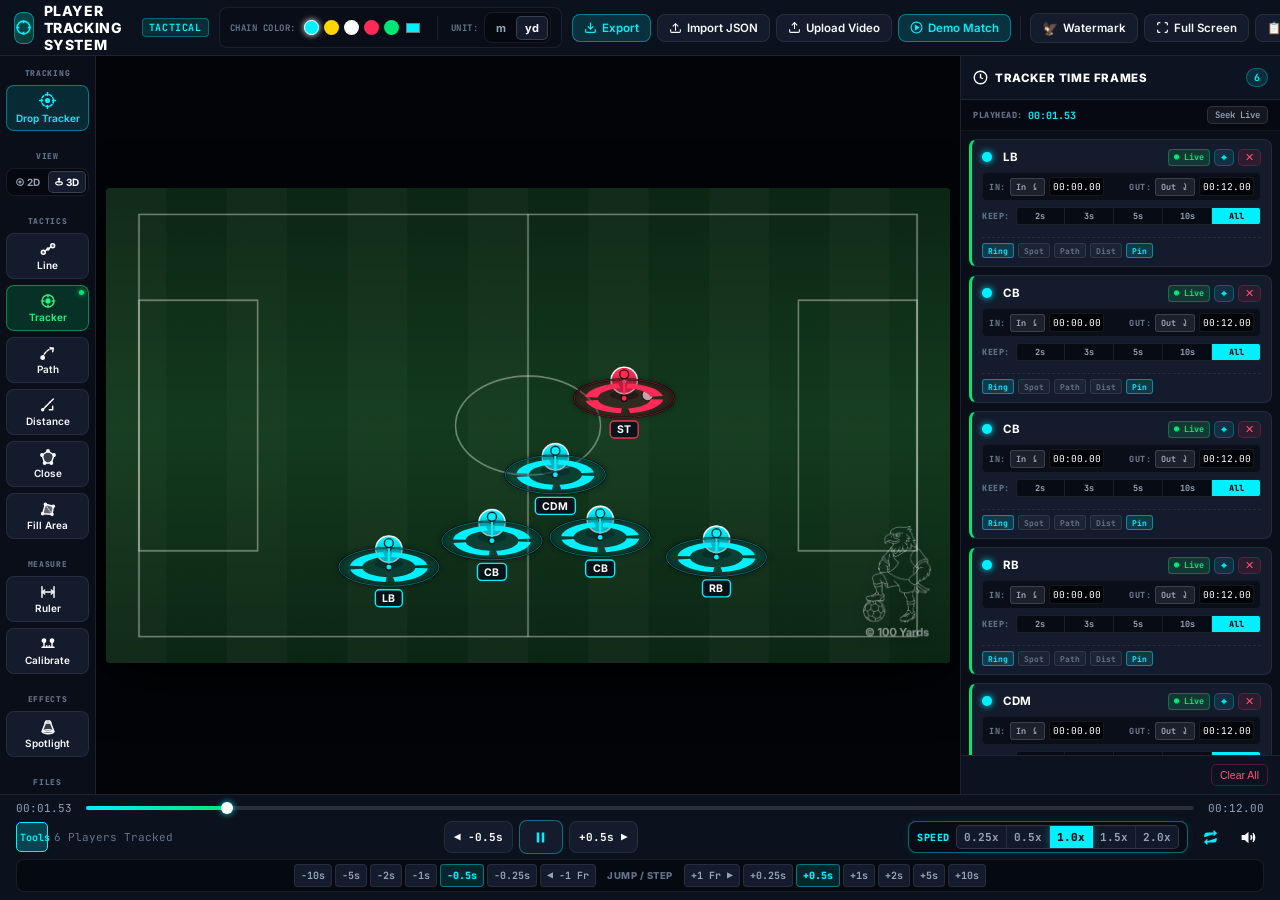
<file: player-tracker-lab.html>
<!DOCTYPE html>
<html lang="en">
<head>
  <meta charset="UTF-8">
  <meta name="viewport" content="width=device-width, initial-scale=1.0">
  <title>Player Tracking System | Tactical Vision Lab</title>
  <meta name="description" content="Professional sports broadcast tactical multi-player tracker with solid flat 4-dash rings, 2D/3D projection, ruler in meters and yards, separate chains, polygon fill, 0.5-second arrow jumps, speed control options (0.25x to 2x), and export to MP4 video, PNG image, and JSON.">

  <!-- Modern Fonts -->
  <link rel="preconnect" href="https://fonts.googleapis.com">
  <link rel="preconnect" href="https://fonts.gstatic.com" crossorigin>
  <link href="https://fonts.googleapis.com/css2?family=Inter:wght@400;500;600;700;800&family=JetBrains+Mono:wght@500;700&display=swap" rel="stylesheet">
  <link rel="stylesheet" href="cms-tokens.css">
  <link rel="stylesheet" href="cms-nav.css">
  <script src="cms-storage.js"></script>
  <script src="cms-bus.js"></script>

  <style>
    :root {
      --bg-base: #060911;
      --bg-surface: #0c121e;
      --bg-card: #131b2c;
      --bg-card-hover: #1b263d;
      --border-subtle: rgba(255, 255, 255, 0.08);
      --border-accent: rgba(0, 240, 255, 0.4);
      --accent-cyan: #00f0ff;
      --accent-green: #00e676;
      --accent-yellow: #ffd600;
      --accent-red: #ff2a55;
      --text-main: #f8fafc;
      --text-muted: #94a3b8;
      --text-dim: #64748b;
      --radius-sm: 5px;
      --radius-md: 8px;
      --radius-lg: 12px;
      --font-sans: 'Inter', -apple-system, BlinkMacSystemFont, sans-serif;
      --font-mono: 'JetBrains Mono', monospace;
    }

    * {
      box-sizing: border-box;
      margin: 0;
      padding: 0;
      user-select: none;
      -webkit-user-select: none;
    }

    html, body {
      height: 100vh;
      max-height: 100vh;
      overflow: hidden;
      background: var(--bg-base);
      color: var(--text-main);
      font-family: var(--font-sans);
      display: flex;
      flex-direction: column;
    }

    /* Top Bar */
    .top-bar {
      height: 56px;
      background: rgba(12, 18, 30, 0.98);
      backdrop-filter: blur(16px);
      border-bottom: 1px solid var(--border-subtle);
      display: flex;
      align-items: center;
      justify-content: space-between;
      padding: 0 14px;
      gap: 10px;
      flex-shrink: 0;
      z-index: 40;
    }

    .brand-section {
      display: flex;
      align-items: center;
      gap: 10px;
    }

    .brand-icon {
      width: 32px;
      height: 32px;
      border-radius: var(--radius-md);
      background: linear-gradient(135deg, rgba(0, 240, 255, 0.25), rgba(0, 230, 118, 0.2));
      border: 1px solid var(--border-accent);
      display: flex;
      align-items: center;
      justify-content: center;
      color: var(--accent-cyan);
    }

    .brand-title {
      font-size: 14px;
      font-weight: 800;
      letter-spacing: 0.6px;
      color: #ffffff;
      display: flex;
      align-items: center;
      gap: 7px;
    }

    .brand-tag {
      font-size: 10px;
      font-family: var(--font-mono);
      font-weight: 700;
      color: var(--accent-cyan);
      background: rgba(0, 240, 255, 0.12);
      padding: 2px 6px;
      border-radius: 4px;
      border: 1px solid rgba(0, 240, 255, 0.3);
    }

    .toolbar-group {
      display: flex;
      align-items: center;
      gap: 6px;
    }

    .divider {
      width: 1px;
      height: 24px;
      background: var(--border-subtle);
      margin: 0 3px;
    }

    /* Buttons */
    .btn {
      display: inline-flex;
      align-items: center;
      gap: 5px;
      background: var(--bg-card);
      border: 1px solid var(--border-subtle);
      color: var(--text-main);
      font-family: var(--font-sans);
      font-size: 11.5px;
      font-weight: 600;
      padding: 6px 11px;
      border-radius: var(--radius-md);
      cursor: pointer;
      transition: all 0.15s ease;
      white-space: nowrap;
    }

    .btn:hover {
      background: var(--bg-card-hover);
      border-color: rgba(255, 255, 255, 0.22);
    }

    .btn-primary {
      background: rgba(0, 240, 255, 0.15);
      border-color: var(--border-accent);
      color: var(--accent-cyan);
    }

    .btn-primary:hover {
      background: rgba(0, 240, 255, 0.28);
    }

    .btn-active {
      background: var(--accent-cyan) !important;
      color: #05080e !important;
      border-color: var(--accent-cyan) !important;
      font-weight: 700 !important;
    }

    .btn-toggle {
      position: relative;
    }

    .btn-toggle.active {
      background: rgba(0, 230, 118, 0.18);
      border-color: rgba(0, 230, 118, 0.5);
      color: #24f482;
    }

    .btn-toggle.active::after {
      content: '';
      display: inline-block;
      width: 5px;
      height: 5px;
      background: #00e676;
      border-radius: 50%;
      margin-left: 2px;
    }

    .btn-danger {
      background: rgba(255, 42, 85, 0.14);
      border-color: rgba(255, 42, 85, 0.4);
      color: #ff5277;
    }

    .btn-danger:hover {
      background: rgba(255, 42, 85, 0.28);
    }

    /* Segmented controls */
    .seg-group {
      display: inline-flex;
      background: rgba(5, 8, 14, 0.7);
      padding: 2.5px;
      border-radius: var(--radius-md);
      border: 1px solid var(--border-subtle);
      gap: 2px;
    }

    .seg-btn {
      background: transparent;
      border: none;
      color: var(--text-muted);
      font-family: var(--font-sans);
      font-size: 11px;
      font-weight: 700;
      padding: 4px 8px;
      border-radius: var(--radius-sm);
      cursor: pointer;
      transition: all 0.15s ease;
    }

    .seg-btn.active {
      background: var(--bg-card);
      color: #ffffff;
      border: 1px solid rgba(255, 255, 255, 0.16);
    }

    /* Color picker dots */
    .color-dots {
      display: inline-flex;
      align-items: center;
      gap: 5px;
      padding: 0 2px;
    }

    .color-dot {
      width: 15px;
      height: 15px;
      border-radius: 50%;
      cursor: pointer;
      border: 1.5px solid transparent;
      transition: transform 0.15s ease, border-color 0.15s ease;
    }

    .color-dot:hover {
      transform: scale(1.22);
    }

    .color-dot.active {
      border-color: #ffffff;
      box-shadow: 0 0 6px currentColor;
    }

    .custom-color-input {
      width: 18px;
      height: 18px;
      border: none;
      border-radius: 50%;
      background: transparent;
      cursor: pointer;
      padding: 0;
    }

    /* Inspector & Time Frame Controls (Docked in Right Panel) */
    .tracker-inspector {
      display: flex;
      flex-direction: column;
      gap: 7px;
      background: rgba(14, 21, 35, 0.98);
      padding: 9px 11px;
      border-bottom: 1px solid var(--border-accent);
      font-size: 11px;
      box-shadow: 0 4px 14px rgba(0, 0, 0, 0.45);
      flex-shrink: 0;
    }

    .inspector-header-row {
      display: flex;
      align-items: center;
      justify-content: space-between;
      gap: 6px;
    }

    .inspector-badge {
      font-family: var(--font-mono);
      font-size: 9px;
      font-weight: 800;
      color: var(--accent-cyan);
      background: rgba(0, 240, 255, 0.12);
      padding: 2px 6px;
      border-radius: 4px;
      border: 1px solid rgba(0, 240, 255, 0.25);
      letter-spacing: 0.5px;
      white-space: nowrap;
    }

    .inspector-lbl {
      font-family: var(--font-mono);
      font-size: 9px;
      font-weight: 800;
      color: var(--text-dim);
      letter-spacing: 0.4px;
      white-space: nowrap;
    }

    .tracker-inspector input#inspector-text {
      background: rgba(5, 8, 14, 0.85);
      border: 1px solid var(--border-subtle);
      color: #fff;
      font-family: var(--font-sans);
      font-size: 11px;
      font-weight: 700;
      padding: 3px 7px;
      border-radius: var(--radius-sm);
      width: 120px;
      outline: none;
    }

    .tracker-inspector input#inspector-text:focus {
      border-color: var(--accent-cyan);
    }

    .inspector-time-grid {
      display: flex;
      align-items: center;
      justify-content: space-between;
      gap: 6px;
      background: rgba(5, 8, 14, 0.7);
      padding: 4px 6px;
      border-radius: var(--radius-sm);
      border: 1px solid rgba(255, 255, 255, 0.06);
    }

    .inspector-time-cell {
      display: flex;
      align-items: center;
      gap: 4px;
    }

    .tracker-inspector input.time-input {
      background: rgba(0, 0, 0, 0.75);
      border: 1px solid var(--border-subtle);
      color: #fff;
      font-family: var(--font-mono);
      font-size: 10px;
      width: 58px;
      text-align: center;
      padding: 2.5px 3px;
      border-radius: 3px;
      outline: none;
    }

    .tracker-inspector input.time-input:focus {
      border-color: var(--accent-cyan);
    }

    .time-chip-btn {
      background: rgba(255, 255, 255, 0.08);
      border: 1px solid rgba(255, 255, 255, 0.14);
      color: var(--text-muted);
      font-family: var(--font-mono);
      font-size: 9px;
      font-weight: 700;
      padding: 2.5px 5px;
      border-radius: var(--radius-sm);
      cursor: pointer;
      transition: all 0.12s ease;
      white-space: nowrap;
    }

    .time-chip-btn:hover {
      background: rgba(0, 240, 255, 0.2);
      color: #ffffff;
      border-color: var(--accent-cyan);
    }

    .inspector-dur-row {
      display: flex;
      align-items: center;
      gap: 6px;
    }

    .duration-chips {
      display: flex;
      flex: 1;
      background: rgba(5, 8, 14, 0.9);
      border: 1px solid rgba(255, 255, 255, 0.1);
      border-radius: var(--radius-sm);
      overflow: hidden;
    }

    .dur-chip {
      flex: 1;
      background: transparent;
      border: none;
      border-right: 1px solid rgba(255, 255, 255, 0.08);
      color: var(--text-muted);
      font-family: var(--font-mono);
      font-size: 9px;
      font-weight: 700;
      padding: 2.5px 2px;
      text-align: center;
      cursor: pointer;
      transition: all 0.12s ease;
      white-space: nowrap;
    }

    .dur-chip:last-child {
      border-right: none;
    }

    .dur-chip:hover {
      background: rgba(0, 240, 255, 0.15);
      color: #fff;
    }

    .dur-chip.active {
      background: var(--accent-cyan);
      color: #060911;
      font-weight: 800;
    }

    /* Per-Tracker Inspector Feature Toggles & Mini Card Badges */
    .inspector-tool-chips {
      display: grid;
      grid-template-columns: repeat(5, 1fr);
      gap: 4px;
    }

    .inspector-tool-btn {
      display: inline-flex;
      flex-direction: column;
      align-items: center;
      justify-content: center;
      gap: 3px;
      padding: 5px 2px;
      background: rgba(255, 255, 255, 0.04);
      border: 1px solid rgba(255, 255, 255, 0.1);
      border-radius: var(--radius-sm);
      color: var(--text-dim);
      cursor: pointer;
      font-size: 8.5px;
      font-weight: 700;
      transition: all 0.14s ease;
      user-select: none;
    }

    .inspector-tool-btn:hover {
      background: rgba(0, 240, 255, 0.12);
      border-color: rgba(0, 240, 255, 0.35);
      color: #fff;
    }

    .inspector-tool-btn.active {
      background: rgba(0, 240, 255, 0.16);
      border-color: var(--accent-cyan);
      color: var(--accent-cyan);
      box-shadow: 0 0 8px rgba(0, 240, 255, 0.22);
    }

    .inspector-tool-btn.active svg {
      stroke: var(--accent-cyan);
    }

    .card-features-row {
      display: flex;
      align-items: center;
      gap: 4px;
      margin-top: 6px;
      padding-top: 5px;
      border-top: 1px dashed rgba(255, 255, 255, 0.08);
    }

    .card-feature-chip {
      font-size: 8px;
      font-family: var(--font-mono);
      font-weight: 700;
      padding: 1.5px 5px;
      border-radius: 3px;
      background: rgba(255, 255, 255, 0.04);
      color: var(--text-dim);
      border: 1px solid rgba(255, 255, 255, 0.09);
      cursor: pointer;
      transition: all 0.12s ease;
      user-select: none;
    }

    .card-feature-chip:hover {
      border-color: var(--accent-cyan);
      color: #fff;
    }

    .card-feature-chip.active {
      background: rgba(0, 240, 255, 0.14);
      border-color: rgba(0, 240, 255, 0.45);
      color: var(--accent-cyan);
    }

    /* Dropdown for Export */
    .dropdown {
      position: relative;
      display: inline-block;
    }

    .dropdown-menu {
      position: absolute;
      top: 100%;
      right: 0;
      margin-top: 6px;
      background: var(--bg-surface);
      border: 1px solid var(--border-accent);
      box-shadow: 0 12px 32px rgba(0, 0, 0, 0.85);
      border-radius: var(--radius-md);
      display: none;
      flex-direction: column;
      min-width: 185px;
      z-index: 60;
      overflow: hidden;
    }

    .dropdown-menu.show {
      display: flex;
    }

    .dropdown-item {
      padding: 8px 12px;
      color: var(--text-main);
      font-size: 11.5px;
      font-weight: 600;
      display: flex;
      align-items: center;
      gap: 8px;
      cursor: pointer;
      background: transparent;
      border: none;
      width: 100%;
      text-align: left;
      transition: background 0.12s ease;
    }

    .dropdown-item:hover {
      background: rgba(0, 240, 255, 0.15);
      color: #ffffff;
    }

    /* Sub-Options Bar in Top Menu */
    .sub-options-bar {
      display: flex;
      align-items: center;
      gap: 10px;
      background: rgba(8, 12, 22, 0.75);
      border: 1px solid var(--border-subtle);
      border-radius: var(--radius-md);
      padding: 4px 10px;
    }

    .sub-opt-group {
      display: flex;
      align-items: center;
      gap: 6px;
    }

    .sub-opt-lbl {
      font-family: var(--font-mono);
      font-size: 9px;
      font-weight: 700;
      color: var(--text-dim);
      letter-spacing: 0.5px;
      white-space: nowrap;
    }

    /* 3-Column Workspace Layout */
    .app-workspace {
      flex: 1;
      min-height: 0;
      display: flex;
      flex-direction: row;
      position: relative;
      overflow: hidden;
      background: #020408;
    }

    /* Left Toolbar (Primary Tools) */
    .left-toolbar {
      width: 96px;
      background: rgba(10, 15, 26, 0.98);
      backdrop-filter: blur(16px);
      border-right: 1px solid var(--border-subtle);
      display: flex;
      flex-direction: column;
      align-items: center;
      padding: 8px 6px;
      gap: 6px;
      flex-shrink: 0;
      overflow-y: auto;
      overflow-x: hidden;
      z-index: 30;
    }

    .left-toolbar::-webkit-scrollbar {
      width: 3px;
    }

    .left-toolbar::-webkit-scrollbar-thumb {
      background: rgba(255, 255, 255, 0.12);
      border-radius: 3px;
    }

    .tool-group-label {
      font-family: var(--font-mono);
      font-size: 8px;
      font-weight: 800;
      letter-spacing: 0.7px;
      color: var(--text-dim);
      text-transform: uppercase;
      width: 100%;
      text-align: center;
      margin: 4px 0 1px 0;
    }

    .tool-btn-vert {
      width: 100%;
      min-height: 46px;
      background: var(--bg-card);
      border: 1px solid var(--border-subtle);
      border-radius: var(--radius-md);
      color: var(--text-main);
      display: flex;
      flex-direction: column;
      align-items: center;
      justify-content: center;
      gap: 3.5px;
      font-family: var(--font-sans);
      font-size: 10px;
      font-weight: 600;
      cursor: pointer;
      transition: all 0.15s ease;
      padding: 5px 2px;
      text-align: center;
      position: relative;
      line-height: 1.1;
    }

    .tool-btn-vert svg {
      flex-shrink: 0;
    }

    .tool-btn-vert:hover {
      background: var(--bg-card-hover);
      border-color: rgba(255, 255, 255, 0.22);
      color: #ffffff;
      transform: translateY(-1px);
    }

    .tool-btn-vert.btn-primary {
      background: rgba(0, 240, 255, 0.12);
      border-color: var(--border-accent);
      color: var(--accent-cyan);
    }

    .tool-btn-vert.btn-primary:hover {
      background: rgba(0, 240, 255, 0.24);
      box-shadow: 0 0 12px rgba(0, 240, 255, 0.25);
    }

    .tool-btn-vert.btn-active {
      background: var(--accent-cyan) !important;
      color: #04070e !important;
      border-color: var(--accent-cyan) !important;
      font-weight: 800 !important;
      box-shadow: 0 0 14px rgba(0, 240, 255, 0.45);
    }

    .tool-btn-vert.btn-toggle.active {
      background: rgba(0, 230, 118, 0.16);
      border-color: rgba(0, 230, 118, 0.5);
      color: #24f482;
    }

    .tool-btn-vert.btn-toggle.active::after {
      content: '';
      position: absolute;
      top: 4px;
      right: 4px;
      width: 5px;
      height: 5px;
      background: #00e676;
      border-radius: 50%;
      box-shadow: 0 0 5px #00e676;
    }

    .tool-btn-vert.btn-danger {
      background: rgba(255, 42, 85, 0.12);
      border-color: rgba(255, 42, 85, 0.35);
      color: #ff5277;
    }

    .tool-btn-vert.btn-danger:hover {
      background: rgba(255, 42, 85, 0.25);
      color: #ffffff;
    }

    .seg-group-vert {
      width: 100%;
      display: flex;
      flex-direction: row;
      background: rgba(5, 8, 14, 0.85);
      border: 1px solid var(--border-subtle);
      border-radius: var(--radius-md);
      padding: 2px;
      gap: 2px;
    }

    .seg-group-vert .seg-btn {
      flex: 1;
      text-align: center;
      padding: 4px 1px;
      font-size: 10px;
    }

    .tool-divider-h {
      width: 80%;
      height: 1px;
      background: var(--border-subtle);
      margin: 2px 0;
    }

    /* Floating Toolbar Header (shown when left toolbar floats in fullscreen) */
    .floating-toolbar-header {
      display: none;
      align-items: center;
      justify-content: space-between;
      width: 100%;
      padding: 3px 2px 7px 2px;
      border-bottom: 1px solid var(--border-subtle);
      margin-bottom: 4px;
    }

    .floating-header-title {
      font-family: var(--font-mono);
      font-size: 9px;
      font-weight: 800;
      color: var(--accent-cyan);
      letter-spacing: 0.8px;
      display: flex;
      align-items: center;
      gap: 4px;
    }

    .floating-close-btn {
      width: 20px;
      height: 20px;
      background: rgba(255, 255, 255, 0.08);
      border: 1px solid rgba(255, 255, 255, 0.14);
      border-radius: var(--radius-sm);
      color: var(--text-muted);
      cursor: pointer;
      display: flex;
      align-items: center;
      justify-content: center;
      transition: all 0.15s ease;
    }

    .floating-close-btn:hover {
      background: rgba(255, 42, 85, 0.22);
      border-color: #ff2a55;
      color: #fff;
    }

    /* Floating Submenu Container (Chain Color & Unit in Floating Left Toolbar) */
    .floating-submenu-container {
      display: none;
      flex-direction: column;
      align-items: center;
      width: 100%;
      gap: 5px;
      padding-bottom: 4px;
    }

    .floating-sub-item {
      width: 100%;
      display: flex;
      flex-direction: column;
      align-items: center;
      gap: 3px;
    }

    .sub-label-mini {
      font-family: var(--font-mono);
      font-size: 7.5px;
      font-weight: 800;
      color: var(--text-dim);
      letter-spacing: 0.5px;
      text-transform: uppercase;
    }

    .floating-color-dots {
      display: flex;
      flex-wrap: wrap;
      justify-content: center;
      gap: 4px;
      max-width: 86px;
    }

    /* Fullscreen Mode Styles: Stage fills screen, Left Toolbar floats with submenu */
    body.is-fullscreen {
      overflow: hidden !important;
    }

    body.is-fullscreen .top-bar {
      display: none !important;
    }

    body.is-fullscreen .right-panel {
      display: none !important;
    }

    body.is-fullscreen .app-workspace {
      position: fixed;
      top: 0;
      left: 0;
      width: 100vw;
      height: 100vh;
      z-index: 40;
      background: #000;
    }

    body.is-fullscreen .stage-container {
      width: 100vw;
      height: 100vh;
      padding: 0;
    }

    body.is-fullscreen .left-toolbar {
      position: fixed;
      top: 16px;
      left: 16px;
      bottom: 84px;
      width: 114px;
      background: rgba(10, 16, 28, 0.88);
      backdrop-filter: blur(20px);
      -webkit-backdrop-filter: blur(20px);
      border: 1px solid rgba(0, 240, 255, 0.35);
      border-radius: 14px;
      box-shadow: 0 18px 48px rgba(0, 0, 0, 0.88), 0 0 24px rgba(0, 240, 255, 0.16);
      z-index: 60;
      padding: 8px 6px;
      transition: transform 0.24s cubic-bezier(0.16, 1, 0.3, 1), opacity 0.2s ease;
    }

    body.is-fullscreen.fs-tools-hidden .left-toolbar {
      transform: translateX(-160px);
      opacity: 0;
      pointer-events: none;
    }

    body.is-fullscreen .floating-toolbar-header {
      display: flex !important;
    }

    body.is-fullscreen .floating-submenu-container {
      display: flex !important;
    }

    body.is-fullscreen .playback-bar {
      position: fixed;
      bottom: 12px;
      left: 146px;
      right: 18px;
      z-index: 55;
      background: rgba(10, 16, 28, 0.9);
      backdrop-filter: blur(20px);
      -webkit-backdrop-filter: blur(20px);
      border: 1px solid rgba(0, 240, 255, 0.25);
      border-radius: 12px;
      box-shadow: 0 14px 40px rgba(0, 0, 0, 0.85), 0 0 16px rgba(0, 240, 255, 0.12);
      padding: 8px 12px;
      transition: transform 0.28s cubic-bezier(0.16, 1, 0.3, 1), opacity 0.24s ease, left 0.24s cubic-bezier(0.16, 1, 0.3, 1);
    }

    body.is-fullscreen.fs-tools-hidden .playback-bar {
      transform: translateY(130px);
      opacity: 0;
      pointer-events: none;
    }

    /* Floating Show Tools Trigger Button (Pill in Fullscreen when hidden) */
    .btn-fs-tools-pill {
      display: none;
    }

    body.is-fullscreen.fs-tools-hidden .btn-fs-tools-pill {
      display: flex !important;
      position: fixed;
      top: 16px;
      left: 16px;
      z-index: 70;
      background: rgba(10, 16, 28, 0.92);
      backdrop-filter: blur(20px);
      -webkit-backdrop-filter: blur(20px);
      border: 1px solid rgba(0, 240, 255, 0.45);
      border-radius: 20px;
      color: #ffffff;
      padding: 7px 14px;
      font-family: var(--font-sans);
      font-size: 11px;
      font-weight: 700;
      align-items: center;
      gap: 7px;
      cursor: pointer;
      box-shadow: 0 12px 28px rgba(0, 0, 0, 0.8), 0 0 20px rgba(0, 240, 255, 0.25);
      transition: all 0.18s ease;
      letter-spacing: 0.5px;
    }

    body.is-fullscreen.fs-tools-hidden .btn-fs-tools-pill:hover {
      background: rgba(0, 240, 255, 0.22);
      border-color: var(--accent-cyan);
      box-shadow: 0 14px 32px rgba(0, 0, 0, 0.85), 0 0 24px rgba(0, 240, 255, 0.45);
      transform: translateY(-1px);
    }

    .floating-collapse-btn {
      background: rgba(255, 255, 255, 0.08);
      border: 1px solid rgba(255, 255, 255, 0.16);
      color: var(--text-muted);
      width: 22px;
      height: 22px;
      border-radius: 6px;
      display: flex;
      align-items: center;
      justify-content: center;
      cursor: pointer;
      transition: all 0.12s ease;
    }

    .floating-collapse-btn:hover {
      background: rgba(0, 240, 255, 0.25);
      border-color: var(--accent-cyan);
      color: #ffffff;
    }

    .fs-tools-toggle-btn {
      display: none;
      align-items: center;
      gap: 5px;
      background: rgba(255, 255, 255, 0.08);
      border: 1px solid rgba(255, 255, 255, 0.14);
      color: var(--text-muted);
      font-family: var(--font-mono);
      font-size: 10px;
      font-weight: 700;
      padding: 4px 8px;
      border-radius: var(--radius-sm);
      cursor: pointer;
      transition: all 0.15s ease;
    }

    body.is-fullscreen .fs-tools-toggle-btn {
      display: flex !important;
    }

    .fs-tools-toggle-btn:hover {
      background: rgba(0, 240, 255, 0.18);
      border-color: var(--accent-cyan);
      color: #ffffff;
    }

    .fs-tools-toggle-btn.active {
      background: rgba(0, 240, 255, 0.22);
      border-color: var(--accent-cyan);
      color: var(--accent-cyan);
    }


    /* Right Panel (Tracker Frame List & Time In/Out Adjustments) */
    .right-panel {
      width: 320px;
      background: rgba(10, 15, 26, 0.98);
      backdrop-filter: blur(16px);
      border-left: 1px solid var(--border-subtle);
      display: flex;
      flex-direction: column;
      flex-shrink: 0;
      overflow: hidden;
      z-index: 30;
    }

    .panel-header {
      height: 44px;
      padding: 0 12px;
      border-bottom: 1px solid var(--border-subtle);
      display: flex;
      align-items: center;
      justify-content: space-between;
      background: rgba(14, 21, 35, 0.85);
      flex-shrink: 0;
    }

    .panel-title {
      font-size: 11.5px;
      font-weight: 800;
      letter-spacing: 0.6px;
      color: #ffffff;
      display: flex;
      align-items: center;
      gap: 7px;
    }

    .panel-badge {
      font-family: var(--font-mono);
      font-size: 10px;
      font-weight: 700;
      color: var(--accent-cyan);
      background: rgba(0, 240, 255, 0.12);
      padding: 2px 7px;
      border-radius: 10px;
      border: 1px solid rgba(0, 240, 255, 0.3);
    }

    .panel-sub-bar {
      padding: 6px 12px;
      background: rgba(6, 9, 17, 0.9);
      border-bottom: 1px solid rgba(255, 255, 255, 0.05);
      display: flex;
      align-items: center;
      justify-content: space-between;
      flex-shrink: 0;
    }

    .panel-sub-label {
      font-family: var(--font-mono);
      font-size: 8.5px;
      font-weight: 800;
      color: var(--text-dim);
      letter-spacing: 0.5px;
    }

    .panel-mini-btn {
      background: rgba(255, 255, 255, 0.06);
      border: 1px solid rgba(255, 255, 255, 0.12);
      color: var(--text-muted);
      font-family: var(--font-mono);
      font-size: 9px;
      font-weight: 600;
      padding: 2px 7px;
      border-radius: var(--radius-sm);
      cursor: pointer;
      transition: all 0.15s ease;
    }

    .panel-mini-btn:hover {
      background: rgba(0, 240, 255, 0.15);
      color: #ffffff;
      border-color: var(--accent-cyan);
    }

    .tracker-frame-list {
      flex: 1;
      overflow-y: auto;
      padding: 8px;
      display: flex;
      flex-direction: column;
      gap: 8px;
    }

    .tracker-frame-list::-webkit-scrollbar {
      width: 4px;
    }

    .tracker-frame-list::-webkit-scrollbar-thumb {
      background: rgba(255, 255, 255, 0.14);
      border-radius: 4px;
    }

    .tracker-card {
      background: var(--bg-card);
      border: 1px solid var(--border-subtle);
      border-radius: var(--radius-md);
      padding: 8px 10px;
      display: flex;
      flex-direction: column;
      gap: 6px;
      cursor: pointer;
      transition: all 0.16s ease;
      position: relative;
    }

    .tracker-card:hover {
      background: var(--bg-card-hover);
      border-color: rgba(255, 255, 255, 0.22);
    }

    .tracker-card.active-selected {
      border-color: var(--accent-cyan);
      background: rgba(0, 240, 255, 0.08);
      box-shadow: 0 0 12px rgba(0, 240, 255, 0.22);
    }

    .tracker-card.is-live {
      border-left: 3px solid var(--accent-green);
    }

    .tracker-card.is-out {
      opacity: 0.75;
      border-left: 3px solid var(--text-dim);
    }

    .card-top-row {
      display: flex;
      align-items: center;
      justify-content: space-between;
      gap: 6px;
    }

    .card-identity {
      display: flex;
      align-items: center;
      gap: 6px;
      min-width: 0;
      flex: 1;
    }

    .card-color-pip {
      width: 10px;
      height: 10px;
      border-radius: 50%;
      flex-shrink: 0;
      box-shadow: 0 0 6px currentColor;
    }

    .card-name-input {
      background: transparent;
      border: 1px solid transparent;
      color: #ffffff;
      font-family: var(--font-sans);
      font-size: 11.5px;
      font-weight: 700;
      padding: 1px 4px;
      border-radius: var(--radius-sm);
      outline: none;
      width: 110px;
      transition: all 0.14s ease;
    }

    .card-name-input:hover {
      border-color: rgba(255, 255, 255, 0.2);
      background: rgba(5, 8, 14, 0.6);
    }

    .card-name-input:focus {
      border-color: var(--accent-cyan);
      background: rgba(5, 8, 14, 0.9);
    }

    .card-status-pill {
      font-family: var(--font-mono);
      font-size: 8.5px;
      font-weight: 700;
      padding: 1.5px 5px;
      border-radius: 4px;
      display: flex;
      align-items: center;
      gap: 3px;
      flex-shrink: 0;
    }

    .card-status-pill.live {
      background: rgba(0, 230, 118, 0.15);
      color: #00e676;
      border: 1px solid rgba(0, 230, 118, 0.35);
    }

    .card-status-pill.out {
      background: rgba(255, 255, 255, 0.05);
      color: var(--text-dim);
      border: 1px solid rgba(255, 255, 255, 0.08);
    }

    .card-time-adjust-row {
      display: flex;
      align-items: center;
      justify-content: space-between;
      gap: 6px;
      background: rgba(5, 8, 14, 0.65);
      padding: 4px 6px;
      border-radius: var(--radius-sm);
      border: 1px solid rgba(255, 255, 255, 0.05);
    }

    .time-adjust-cell {
      display: flex;
      align-items: center;
      gap: 4px;
    }

    .cell-label {
      font-family: var(--font-mono);
      font-size: 8.5px;
      font-weight: 800;
      color: var(--text-dim);
      letter-spacing: 0.5px;
    }

    .card-time-btn {
      background: rgba(255, 255, 255, 0.08);
      border: 1px solid rgba(255, 255, 255, 0.14);
      color: var(--text-muted);
      font-family: var(--font-mono);
      font-size: 8.5px;
      font-weight: 700;
      padding: 2px 5px;
      border-radius: 3px;
      cursor: pointer;
      transition: all 0.12s ease;
      white-space: nowrap;
    }

    .card-time-btn:hover {
      background: rgba(0, 240, 255, 0.22);
      border-color: var(--accent-cyan);
      color: #ffffff;
    }

    .card-time-val {
      background: rgba(0, 0, 0, 0.65);
      border: 1px solid var(--border-subtle);
      color: #ffffff;
      font-family: var(--font-mono);
      font-size: 9.5px;
      padding: 2px 3px;
      border-radius: 3px;
      width: 55px;
      text-align: center;
      outline: none;
    }

    .card-time-val:focus {
      border-color: var(--accent-cyan);
    }

    .card-dur-row {
      display: flex;
      align-items: center;
      justify-content: space-between;
      gap: 6px;
    }

    .card-dur-chips {
      display: flex;
      flex: 1;
      background: rgba(5, 8, 14, 0.8);
      border: 1px solid rgba(255, 255, 255, 0.08);
      border-radius: 3px;
      overflow: hidden;
    }

    .c-dur-chip {
      flex: 1;
      background: transparent;
      border: none;
      border-right: 1px solid rgba(255, 255, 255, 0.08);
      color: var(--text-muted);
      font-family: var(--font-mono);
      font-size: 8.5px;
      font-weight: 700;
      padding: 2px 2px;
      text-align: center;
      cursor: pointer;
      transition: all 0.12s ease;
    }

    .c-dur-chip:last-child {
      border-right: none;
    }

    .c-dur-chip:hover {
      background: rgba(0, 240, 255, 0.15);
      color: #ffffff;
    }

    .c-dur-chip.active {
      background: var(--accent-cyan);
      color: #04070e;
      font-weight: 800;
    }

    .card-btn-seek {
      background: rgba(0, 240, 255, 0.1);
      border: 1px solid rgba(0, 240, 255, 0.25);
      color: var(--accent-cyan);
      font-family: var(--font-mono);
      font-size: 10px;
      font-weight: 700;
      padding: 1px 6px;
      border-radius: var(--radius-sm);
      cursor: pointer;
      transition: all 0.14s ease;
      display: flex;
      align-items: center;
    }

    .card-btn-seek:hover {
      background: rgba(0, 240, 255, 0.25);
      color: #ffffff;
    }

    .card-btn-del {
      background: rgba(255, 42, 85, 0.1);
      border: 1px solid rgba(255, 42, 85, 0.25);
      color: #ff5277;
      font-size: 11px;
      padding: 1px 6px;
      border-radius: var(--radius-sm);
      cursor: pointer;
      transition: all 0.14s ease;
    }

    .card-btn-del:hover {
      background: rgba(255, 42, 85, 0.25);
      color: #ffffff;
    }

    .empty-card-state {
      padding: 24px 12px;
      text-align: center;
      color: var(--text-dim);
      font-size: 11px;
      line-height: 1.5;
      border: 1px dashed var(--border-subtle);
      border-radius: var(--radius-md);
      background: rgba(255, 255, 255, 0.015);
      margin: 10px 0;
    }

    .panel-footer {
      padding: 8px 12px;
      border-top: 1px solid var(--border-subtle);
      background: rgba(14, 21, 35, 0.6);
      display: flex;
      justify-content: flex-end;
      flex-shrink: 0;
    }

    .btn-outline-danger {
      background: transparent;
      border: 1px solid rgba(255, 42, 85, 0.3);
      color: #ff5277;
      font-size: 10.5px;
      padding: 4px 8px;
      border-radius: var(--radius-sm);
      cursor: pointer;
      transition: all 0.15s ease;
    }

    .btn-outline-danger:hover {
      background: rgba(255, 42, 85, 0.2);
      color: #ffffff;
    }

    /* Main Video Stage (Center) */
    .stage-container {
      flex: 1;
      min-width: 0;
      position: relative;
      background: #020408;
      display: flex;
      align-items: center;
      justify-content: center;
      overflow: hidden;
      padding: 8px;
    }

    .video-viewport {
      position: relative;
      box-shadow: 0 16px 54px rgba(0, 0, 0, 0.9);
      display: block;
      background: #000;
      border-radius: 4px;
      overflow: hidden;
    }

    #main-video {
      display: block;
      width: 100%;
      height: 100%;
      object-fit: fill;
      background: #000;
    }

    #demo-canvas {
      display: none;
      width: 100%;
      height: 100%;
      background: #0c2415;
    }

    #tracker-canvas {
      position: absolute;
      top: 0;
      left: 0;
      width: 100%;
      height: 100%;
      pointer-events: auto;
      cursor: default;
    }

    /* Placement mode banner */
    .banner-overlay {
      position: absolute;
      top: 16px;
      left: 50%;
      transform: translateX(-50%);
      background: rgba(12, 18, 30, 0.94);
      border: 1.5px solid var(--accent-cyan);
      box-shadow: 0 4px 20px rgba(0, 240, 255, 0.25);
      padding: 7px 18px;
      border-radius: 24px;
      display: none;
      align-items: center;
      gap: 8px;
      font-size: 12px;
      font-weight: 700;
      color: #ffffff;
      backdrop-filter: blur(12px);
      z-index: 25;
      pointer-events: none;
    }

    .pulse-dot {
      width: 8px;
      height: 8px;
      border-radius: 50%;
      background: var(--accent-cyan);
      box-shadow: 0 0 8px var(--accent-cyan);
    }

    /* Bottom Playback Section */
    .playback-bar {
      background: rgba(12, 18, 30, 0.98);
      backdrop-filter: blur(18px);
      border-top: 1px solid var(--border-subtle);
      display: flex;
      flex-direction: column;
      padding: 6px 16px 8px 16px;
      gap: 5px;
      flex-shrink: 0;
      z-index: 30;
    }

    .timeline-row {
      display: flex;
      align-items: center;
      gap: 12px;
    }

    .time-display {
      font-family: var(--font-mono);
      font-size: 11px;
      color: var(--text-muted);
      min-width: 58px;
    }

    .scrubber-container {
      flex: 1;
      position: relative;
      height: 12px;
      display: flex;
      align-items: center;
      cursor: pointer;
    }

    .scrubber-track {
      width: 100%;
      height: 4px;
      background: rgba(255, 255, 255, 0.12);
      border-radius: 2px;
      position: relative;
    }

    .scrubber-range {
      position: absolute;
      top: -2px;
      height: 8px;
      background: rgba(0, 240, 255, 0.4);
      border: 1px solid var(--accent-cyan);
      border-radius: 3px;
      box-shadow: 0 0 10px rgba(0, 240, 255, 0.6);
      pointer-events: none;
      z-index: 2;
    }

    .scrubber-fill {
      position: absolute;
      left: 0;
      top: 0;
      height: 100%;
      width: 0%;
      background: linear-gradient(90deg, #00f0ff, #00e676);
      border-radius: 2px;
    }

    .scrubber-thumb {
      position: absolute;
      top: 50%;
      left: 0%;
      transform: translate(-50%, -50%);
      width: 12px;
      height: 12px;
      background: #ffffff;
      border-radius: 50%;
      box-shadow: 0 0 6px rgba(0, 240, 255, 0.9);
      pointer-events: none;
    }

    /* Center controls row (Play/Pause with default 1s Arrow Buttons & Speed Controls) */
    .controls-row {
      display: flex;
      align-items: center;
      justify-content: space-between;
    }

    .ctrl-cluster {
      display: flex;
      align-items: center;
      gap: 6px;
    }

    .ctrl-btn {
      background: transparent;
      border: 1px solid transparent;
      color: var(--text-main);
      width: 32px;
      height: 30px;
      border-radius: var(--radius-sm);
      display: flex;
      align-items: center;
      justify-content: center;
      cursor: pointer;
      transition: all 0.15s ease;
    }

    .ctrl-btn:hover {
      background: rgba(255, 255, 255, 0.08);
      border-color: var(--border-subtle);
    }

    .ctrl-btn svg {
      width: 15px;
      height: 15px;
      fill: currentColor;
    }

    .play-main-btn {
      width: 44px;
      height: 34px;
      background: var(--bg-card);
      border: 1.5px solid var(--border-accent);
      color: var(--accent-cyan);
      border-radius: var(--radius-md);
    }

    .play-main-btn:hover {
      background: rgba(0, 240, 255, 0.22);
    }

    /* Default 1-second arrow buttons beside Play/Pause */
    .btn-arrow-1s {
      background: var(--bg-card);
      border: 1px solid var(--border-subtle);
      color: var(--text-main);
      font-family: var(--font-mono);
      font-size: 11px;
      font-weight: 700;
      padding: 5px 9px;
      height: 32px;
      border-radius: var(--radius-md);
      display: flex;
      align-items: center;
      gap: 3px;
      cursor: pointer;
      transition: all 0.15s ease;
    }

    .btn-arrow-1s:hover {
      background: rgba(0, 240, 255, 0.15);
      border-color: var(--accent-cyan);
      color: #fff;
    }

    /* Speed Control Options Container & Buttons */
    .speed-control-box {
      display: flex;
      align-items: center;
      gap: 6px;
      background: rgba(8, 13, 22, 0.9);
      padding: 3px 8px;
      border-radius: var(--radius-md);
      border: 1px solid var(--border-accent);
      box-shadow: 0 0 10px rgba(0, 240, 255, 0.08);
    }

    .speed-badge-label {
      font-family: var(--font-mono);
      font-size: 10px;
      font-weight: 800;
      letter-spacing: 0.6px;
      color: var(--accent-cyan);
      white-space: nowrap;
    }

    .speed-seg-group {
      display: flex;
      background: rgba(19, 27, 44, 0.95);
      border: 1px solid rgba(255, 255, 255, 0.12);
      border-radius: var(--radius-sm);
      overflow: hidden;
    }

    .speed-btn {
      background: transparent;
      border: none;
      border-right: 1px solid rgba(255, 255, 255, 0.08);
      color: var(--text-muted);
      font-family: var(--font-mono);
      font-size: 11px;
      font-weight: 700;
      padding: 4px 7px;
      cursor: pointer;
      transition: all 0.15s ease;
      white-space: nowrap;
    }

    .speed-btn:last-child {
      border-right: none;
    }

    .speed-btn:hover {
      background: rgba(0, 240, 255, 0.15);
      color: #ffffff;
    }

    .speed-btn.active {
      background: var(--accent-cyan);
      color: #060911;
      font-weight: 800;
      box-shadow: 0 0 8px rgba(0, 240, 255, 0.35);
    }

    /* Dedicated Step Jump Section Under Play/Pause */
    .step-section {
      display: flex;
      align-items: center;
      justify-content: center;
      gap: 7px;
      background: rgba(5, 8, 14, 0.75);
      padding: 4px 10px;
      border-radius: var(--radius-md);
      border: 1px solid var(--border-subtle);
    }

    .step-group {
      display: flex;
      align-items: center;
      gap: 3px;
    }

    .step-btn {
      background: var(--bg-card);
      border: 1px solid rgba(255, 255, 255, 0.08);
      color: var(--text-muted);
      font-family: var(--font-mono);
      font-size: 10px;
      font-weight: 700;
      padding: 4px 6px;
      border-radius: 4px;
      cursor: pointer;
      transition: all 0.12s ease;
      white-space: nowrap;
    }

    .step-btn:hover {
      background: rgba(0, 240, 255, 0.15);
      color: #ffffff;
      border-color: rgba(0, 240, 255, 0.35);
    }

    .step-btn.highlight-05s {
      color: var(--accent-cyan);
      border-color: rgba(0, 240, 255, 0.4);
      background: rgba(0, 240, 255, 0.12);
      font-weight: 800;
    }

    .step-label {
      font-size: 9.5px;
      font-weight: 800;
      text-transform: uppercase;
      letter-spacing: 0.5px;
      color: var(--text-dim);
      padding: 0 4px;
    }

    /* Modal / Calibration Dialog */
    .modal-backdrop {
      position: fixed;
      top: 0;
      left: 0;
      width: 100vw;
      height: 100vh;
      background: rgba(2, 4, 8, 0.8);
      backdrop-filter: blur(8px);
      display: none;
      align-items: center;
      justify-content: center;
      z-index: 100;
    }

    .modal-card {
      background: var(--bg-surface);
      border: 1px solid var(--border-accent);
      box-shadow: 0 16px 48px rgba(0, 0, 0, 0.9);
      border-radius: var(--radius-lg);
      width: 420px;
      max-width: 90vw;
      padding: 18px;
      display: flex;
      flex-direction: column;
      gap: 12px;
    }

    .modal-header {
      display: flex;
      align-items: center;
      justify-content: space-between;
    }

    .modal-title {
      font-size: 14px;
      font-weight: 700;
      color: #fff;
      display: flex;
      align-items: center;
      gap: 7px;
    }

    .modal-body {
      display: flex;
      flex-direction: column;
      gap: 10px;
      font-size: 12px;
      color: var(--text-muted);
    }

    .calib-preset-list {
      display: grid;
      grid-template-columns: 1fr 1fr;
      gap: 6px;
    }

    .calib-preset-btn {
      background: var(--bg-card);
      border: 1px solid var(--border-subtle);
      border-radius: var(--radius-md);
      padding: 7px 9px;
      color: var(--text-main);
      font-size: 11px;
      font-weight: 600;
      cursor: pointer;
      text-align: left;
    }

    .calib-preset-btn:hover, .calib-preset-btn.active {
      border-color: var(--accent-cyan);
      background: rgba(0, 240, 255, 0.12);
      color: #fff;
    }

    .input-row {
      display: flex;
      align-items: center;
      justify-content: space-between;
      gap: 8px;
      background: var(--bg-card);
      padding: 7px 10px;
      border-radius: var(--radius-md);
      border: 1px solid var(--border-subtle);
    }

    .input-row input {
      background: rgba(5, 8, 14, 0.85);
      border: 1px solid var(--border-subtle);
      color: #fff;
      font-family: var(--font-mono);
      font-size: 12px;
      padding: 4px 7px;
      border-radius: 4px;
      width: 80px;
      text-align: right;
      outline: none;
    }

    .modal-footer {
      display: flex;
      justify-content: flex-end;
      gap: 6px;
      margin-top: 2px;
    }

    /* Draggable & Resizable On-Stage Watermark */
    #stage-watermark-overlay:hover {
      outline: 1.5px dashed rgba(0, 230, 118, 0.8);
      outline-offset: 3px;
      border-radius: 4px;
    }
    #stage-watermark-overlay:hover #stage-watermark-resize-handle {
      display: block !important;
    }
    #stage-watermark-overlay:hover #stage-watermark-studio-btn {
      display: flex !important;
    }

    /* Draggable & Resizable Modal Windows */
    .modal-window-overlay {
      background: rgba(0, 0, 0, 0.42) !important;
      backdrop-filter: blur(3px) !important;
    }
    .draggable-modal-card {
      resize: both;
      overflow: hidden;
      box-sizing: border-box;
      transition: none;
    }
    .draggable-modal-card.is-maximized {
      resize: none !important;
      border-radius: 8px !important;
    }
    .modal-drag-header {
      cursor: grab;
      user-select: none;
      -webkit-user-select: none;
    }
    .modal-drag-header:active {
      cursor: grabbing;
    }
    .modal-window-btn:hover {
      background: rgba(255, 255, 255, 0.15) !important;
      color: #fff !important;
      border-color: rgba(255, 255, 255, 0.25) !important;
    }
    .modal-resize-handle {
      position: absolute;
      right: 2px;
      bottom: 2px;
      width: 18px;
      height: 18px;
      cursor: nwse-resize;
      font-size: 13px;
      line-height: 18px;
      text-align: center;
      color: rgba(255, 255, 255, 0.35);
      user-select: none;
      -webkit-user-select: none;
      z-index: 99;
      display: flex;
      align-items: center;
      justify-content: center;
      transition: color 0.15s ease;
      touch-action: none;
    }
    .modal-resize-handle:hover {
      color: var(--accent-green);
    }
  </style>
</head>
<body>

  <!-- Top Navigation & Controls Bar -->
  <header class="top-bar">
    <div class="brand-section">
      <div class="brand-icon">
        <svg width="17" height="17" viewBox="0 0 24 24" fill="none" stroke="currentColor" stroke-width="2.3">
          <circle cx="12" cy="12" r="9"/>
          <line x1="12" y1="2" x2="12" y2="6"/>
          <line x1="12" y1="18" x2="12" y2="22"/>
          <line x1="2" y1="12" x2="6" y2="12"/>
          <line x1="18" y1="12" x2="22" y2="12"/>
        </svg>
      </div>
      <div class="brand-title">
        PLAYER TRACKING SYSTEM
        <span class="brand-tag">TACTICAL</span>
      </div>
    </div>

    <!-- Center Sub-Options of Tools in Top Menu -->
    <div class="sub-options-bar">
      <!-- Sub-Option 1: Chain & Player Color Selection -->
      <div class="sub-opt-group" title="Chain & Unit Color (Each color forms its own separate tactical chain!)">
        <span class="sub-opt-lbl">CHAIN COLOR:</span>
        <div class="color-dots">
          <div class="color-dot active" data-color="#00f0ff" style="background: #00f0ff;" title="Cyan (e.g. Back 4)"></div>
          <div class="color-dot" data-color="#ffd600" style="background: #ffd600;" title="Yellow (e.g. Midfield)"></div>
          <div class="color-dot" data-color="#ffffff" style="background: #ffffff;" title="White"></div>
          <div class="color-dot" data-color="#ff2a55" style="background: #ff2a55;" title="Red (e.g. Opponent)"></div>
          <div class="color-dot" data-color="#00e676" style="background: #00e676;" title="Green"></div>
          <input type="color" id="custom-color" class="custom-color-input" value="#00f0ff" title="Custom team color">
        </div>
      </div>

      <div class="divider"></div>

      <!-- Sub-Option 2: Ruler Measurement Unit (m vs yd) -->
      <div class="sub-opt-group" title="Ruler Distance Units">
        <span class="sub-opt-lbl">UNIT:</span>
        <div class="seg-group">
          <button id="unit-m" class="seg-btn" title="Meters">m</button>
          <button id="unit-yd" class="seg-btn active" title="Yards">yd</button>
        </div>
      </div>
    </div>

    <!-- Right Side: Export, Import, Fullscreen & Video Sources -->
    <div class="toolbar-group">
      <!-- EXPORT DROPDOWN (MP4 VIDEO, PNG IMAGE, JSON DATA) -->
      <div class="dropdown">
        <button id="btn-export" class="btn btn-primary" title="Export tactical video (MP4), snapshot (PNG), or data">
          <svg width="13" height="13" viewBox="0 0 24 24" fill="none" stroke="currentColor" stroke-width="2.2">
            <path d="M21 15v4a2 2 0 0 1-2 2H5a2 2 0 0 1-2-2v-4"></path>
            <polyline points="7 10 12 15 17 10"></polyline>
            <line x1="12" y1="15" x2="12" y2="3"></line>
          </svg>
          Export
        </button>
        <div class="dropdown-menu" id="export-menu">
          <button class="dropdown-item" id="btn-export-video" title="Record and export tactical video as MP4">
            <svg width="13" height="13" viewBox="0 0 24 24" fill="none" stroke="currentColor" stroke-width="2"><polygon points="23 7 16 12 23 17 23 7"/><rect x="1" y="5" width="15" height="14" rx="2" ry="2"/></svg>
            <span id="export-video-label">Export Video (MP4)</span>
          </button>
          <button class="dropdown-item" id="btn-export-image" title="Export current tactical frame as high-res PNG">
            <svg width="13" height="13" viewBox="0 0 24 24" fill="none" stroke="currentColor" stroke-width="2"><rect x="3" y="3" width="18" height="18" rx="2"/><circle cx="8.5" cy="8.5" r="1.5"/><polyline points="21 15 16 10 5 21"/></svg>
            Export Image (PNG)
          </button>
          <button class="dropdown-item" id="btn-export-json" title="Export tactical keyframes & coordinates">
            <svg width="13" height="13" viewBox="0 0 24 24" fill="none" stroke="currentColor" stroke-width="2"><path d="M14 2H6a2 2 0 0 0-2 2v16a2 2 0 0 0 2 2h12a2 2 0 0 0 2-2V8z"/><polyline points="14 2 14 8 20 8"/><line x1="16" y1="13" x2="8" y2="13"/><line x1="16" y1="17" x2="8" y2="17"/></svg>
            Export Data (JSON)
          </button>
          <button class="dropdown-item" id="btn-menu-import-json" title="Import tactical tracking data from JSON file">
            <svg width="13" height="13" viewBox="0 0 24 24" fill="none" stroke="currentColor" stroke-width="2"><path d="M21 15v4a2 2 0 0 1-2 2H5a2 2 0 0 1-2-2v-4"/><polyline points="7 10 12 5 17 10"/><line x1="12" y1="5" x2="12" y2="18"/></svg>
            Import Data (JSON)
          </button>
        </div>
      </div>

      <!-- IMPORT JSON BUTTON & INPUT -->
      <input type="file" id="json-file-input" accept=".json,application/json" style="display: none;">
      <button id="btn-import-json" class="btn" title="Import tactical trackers from JSON file">
        <svg width="13" height="13" viewBox="0 0 24 24" fill="none" stroke="currentColor" stroke-width="2">
          <path d="M21 15v4a2 2 0 0 1-2 2H5a2 2 0 0 1-2-2v-4"/>
          <polyline points="7 10 12 5 17 10"/>
          <line x1="12" y1="5" x2="12" y2="18"/>
        </svg>
        Import JSON
      </button>

      <input type="file" id="video-file-input" accept="video/*" style="display: none;">
      <button id="btn-upload-video" class="btn" title="Open match video from computer">
        <svg width="13" height="13" viewBox="0 0 24 24" fill="none" stroke="currentColor" stroke-width="2">
          <path d="M21 15v4a2 2 0 0 1-2 2H5a2 2 0 0 1-2-2v-4"/>
          <polyline points="17 8 12 3 7 8"/>
          <line x1="12" y1="3" x2="12" y2="15"/>
        </svg>
        Upload Video
      </button>
      <button id="btn-demo-match" class="btn btn-primary" title="Launch realistic tactical demo match with Back 4 + CDM and opponent">
        <svg width="13" height="13" viewBox="0 0 24 24" fill="none" stroke="currentColor" stroke-width="2">
          <circle cx="12" cy="12" r="10"/>
          <polygon points="10 8 16 12 10 16 10 8" fill="currentColor"/>
        </svg>
        Demo Match
      </button>

      <div class="divider"></div>

      <!-- WATERMARK & BRANDING STUDIO BUTTON -->
      <button id="btn-header-watermark" class="btn" onclick="openWatermarkModal()" title="Watermark & Mascot Branding Settings (Custom Logo & Text)" style="display: inline-flex; align-items: center; gap: 5px;">
        <span style="font-size: 13px;">🦅</span>
        <span>Watermark</span>
      </button>

      <!-- FULL SCREEN BUTTON -->
      <button id="btn-fullscreen" class="btn btn-toggle" title="Full Screen with floating tools (Press F)">
        <svg id="fs-expand-icon" width="13" height="13" viewBox="0 0 24 24" fill="none" stroke="currentColor" stroke-width="2.2">
          <path d="M8 3H5a2 2 0 0 0-2 2v3m18 0V5a2 2 0 0 0-2-2h-3m0 18h3a2 2 0 0 0 2-2v-3M3 16v3a2 2 0 0 0 2 2h3"></path>
        </svg>
        <svg id="fs-compress-icon" width="13" height="13" viewBox="0 0 24 24" fill="none" stroke="currentColor" stroke-width="2.2" style="display: none;">
          <path d="M8 3v3a2 2 0 0 1-2 2H3m18 0h-3a2 2 0 0 1-2-2V3m0 18v-3a2 2 0 0 1 2-2h3M3 16h3a2 2 0 0 1 2 2v3"></path>
        </svg>
        <span id="fs-btn-label">Full Screen</span>
      </button>

      <!-- CROSS-TOOL NAVIGATION & SWITCHER -->
      <a href="session-planner.html" target="_blank" class="btn" style="text-decoration:none;" title="Session Planner Studio">
        <span>📋 Session Planner</span>
      </a>
      <a href="video-analyzer.html" target="_blank" class="btn" style="text-decoration:none;border-color:rgba(0,230,118,0.4);color:#00e676;" title="Tactical Video Analyzer">
        <span>📹 Analyzer</span>
      </a>
      <a href="match-report.html" target="_blank" class="btn" style="text-decoration:none;" title="Match Report Studio">
        <span>📋 Match Report</span>
      </a>
      <button type="button" class="btn" onclick="CMSNav.openCommandPalette()" title="Quick Switcher (Press Ctrl+K or Cmd+K)">
        <span>⚡ Switcher (⌘K)</span>
      </button>

      <!-- RETURN TO DASHBOARD -->
      <button class="btn" onclick="if(window.opener){window.close();}else{location.href=location.pathname.includes('/testing/')?'../index.html':'index.html';}" title="Return to Dashboard" style="display: inline-flex; align-items: center; gap: 5px;">
        <svg width="13" height="13" viewBox="0 0 24 24" fill="none" stroke="currentColor" stroke-width="2.2">
          <path d="M19 12H5M12 19l-7-7 7-7"/>
        </svg>
        Dashboard
      </button>
    </div>
  </header>

  <!-- Main 3-Column Workspace (Left Toolbar, Center Stage, Right Tracker Frame List) -->
  <div class="app-workspace">
    <!-- LEFT TOOLBAR (Primary Tools & Floating Window in Fullscreen Mode) -->
    <aside class="left-toolbar" id="left-toolbar">
      <!-- Floating Header (shown in Fullscreen mode) -->
      <div class="floating-toolbar-header" id="floating-toolbar-header">
        <div class="floating-header-title">
          <svg width="12" height="12" viewBox="0 0 24 24" fill="none" stroke="currentColor" stroke-width="2.4">
            <rect x="3" y="3" width="7" height="7" rx="1.5"></rect>
            <rect x="14" y="3" width="7" height="7" rx="1.5"></rect>
            <rect x="14" y="14" width="7" height="7" rx="1.5"></rect>
            <rect x="3" y="14" width="7" height="7" rx="1.5"></rect>
          </svg>
          TOOLS
        </div>
        <div style="display: flex; align-items: center; gap: 4px;">
          <button class="floating-collapse-btn" id="btn-hide-tools-fs" title="Hide Tools Menu (T / H)">
            <svg width="12" height="12" viewBox="0 0 24 24" fill="none" stroke="currentColor" stroke-width="2.5">
              <polyline points="15 18 9 12 15 6"></polyline>
            </svg>
          </button>
          <button class="floating-close-btn" id="btn-exit-fs-float" title="Exit Full Screen (Esc / F)">
            <svg width="11" height="11" viewBox="0 0 24 24" fill="none" stroke="currentColor" stroke-width="2.5"><line x1="18" y1="6" x2="6" y2="18"></line><line x1="6" y1="6" x2="18" y2="18"></line></svg>
          </button>
        </div>
      </div>

      <!-- FLOATING SUBMENU SECTION (Active & Included in Floating Left Window) -->
      <div class="floating-submenu-container" id="floating-submenu-container">
        <div class="tool-group-label">SUBMENU</div>
        <div class="floating-sub-item" title="Chain & Unit Color (Submenu)">
          <span class="sub-label-mini">CHAIN COLOR</span>
          <div class="floating-color-dots">
            <div class="color-dot active" data-color="#00f0ff" style="background: #00f0ff;" title="Cyan (Back 4)"></div>
            <div class="color-dot" data-color="#ffd600" style="background: #ffd600;" title="Yellow (Midfield)"></div>
            <div class="color-dot" data-color="#ffffff" style="background: #ffffff;" title="White"></div>
            <div class="color-dot" data-color="#ff2a55" style="background: #ff2a55;" title="Red (Opponent)"></div>
            <div class="color-dot" data-color="#00e676" style="background: #00e676;" title="Green"></div>
            <input type="color" id="float-custom-color" class="custom-color-input" value="#00f0ff" title="Custom team color">
          </div>
        </div>

        <div class="floating-sub-item" style="margin-top: 2px;" title="Ruler Unit (Submenu)">
          <span class="sub-label-mini">UNIT</span>
          <div class="seg-group-vert">
            <button id="float-unit-m" class="seg-btn" title="Meters">m</button>
            <button id="float-unit-yd" class="seg-btn active" title="Yards">yd</button>
          </div>
        </div>
        <div class="tool-divider-h"></div>
      </div>

      <div class="tool-group-label">TRACKING</div>

      <!-- Add Tracker Button (Tactical Reticle / Continuous Drop) -->
      <button id="btn-add-tracker" class="tool-btn-vert btn-primary" title="Click to drop trackers continuously on players. Click again or press Esc to exit.">
        <svg width="17" height="17" viewBox="0 0 24 24" fill="none" stroke="currentColor" stroke-width="2.2" stroke-linecap="round" stroke-linejoin="round">
          <circle cx="12" cy="12" r="8.5" stroke-dasharray="3.5 2.5"/>
          <line x1="12" y1="1" x2="12" y2="5"/>
          <line x1="12" y1="19" x2="12" y2="23"/>
          <line x1="1" y1="12" x2="5" y2="12"/>
          <line x1="19" y1="12" x2="23" y2="12"/>
          <circle cx="12" cy="12" r="2.5" fill="currentColor"/>
        </svg>
        <span id="add-btn-label">Drop Tracker</span>
      </button>

      <!-- Delete Selected Tracker Button -->
      <button id="btn-delete-tracker" class="tool-btn-vert btn-danger" style="display: none;" title="Delete selected tracker (or press Delete/Backspace)">
        <svg width="15" height="15" viewBox="0 0 24 24" fill="none" stroke="currentColor" stroke-width="2.2" stroke-linecap="round" stroke-linejoin="round">
          <path d="M3 6h18"/>
          <path d="M8 6V4a2 2 0 0 1 2-2h4a2 2 0 0 1 2 2v2"/>
          <path d="M19 6l-1 14a2 2 0 0 1-2 2H8a2 2 0 0 1-2-2L5 6"/>
          <line x1="10" y1="11" x2="10" y2="17"/>
          <line x1="14" y1="11" x2="14" y2="17"/>
        </svg>
        <span>Delete</span>
      </button>

      <div class="tool-divider-h"></div>
      <div class="tool-group-label">VIEW</div>

      <!-- 2D / 3D Segmented Toggle -->
      <div class="seg-group-vert" title="Tracker Projection (2D Planar vs 3D Ground Ellipse)">
        <button id="mode-2d" class="seg-btn" title="2D Overhead Planar Ring">
          <svg width="10" height="10" viewBox="0 0 24 24" fill="none" stroke="currentColor" stroke-width="2.6" style="margin-right:2px; vertical-align:-1px;">
            <circle cx="12" cy="12" r="8"/>
            <circle cx="12" cy="12" r="2.5" fill="currentColor"/>
          </svg>2D
        </button>
        <button id="mode-3d" class="seg-btn active" title="3D Ground Ellipse with Height Stem">
          <svg width="10" height="10" viewBox="0 0 24 24" fill="none" stroke="currentColor" stroke-width="2.6" style="margin-right:2px; vertical-align:-1px;">
            <ellipse cx="12" cy="15" rx="8" ry="4"/>
            <line x1="12" y1="15" x2="12" y2="5"/>
            <circle cx="12" cy="5" r="2" fill="currentColor"/>
          </svg>3D
        </button>
      </div>

      <div class="tool-divider-h"></div>
      <div class="tool-group-label">TACTICS</div>

      <!-- Line Option ON / OFF -->
      <button id="btn-toggle-line" class="tool-btn-vert btn-toggle" title="Connect same-team/chain players with tactical line">
        <svg width="16" height="16" viewBox="0 0 24 24" fill="none" stroke="currentColor" stroke-width="2.2" stroke-linecap="round" stroke-linejoin="round">
          <circle cx="5" cy="17" r="3" fill="currentColor" fill-opacity="0.3"/>
          <circle cx="19" cy="7" r="3" fill="currentColor" fill-opacity="0.3"/>
          <line x1="7.5" y1="14.8" x2="16.5" y2="9.2"/>
          <circle cx="12" cy="12" r="1.5" fill="currentColor"/>
        </svg>
        <span>Line</span>
      </button>

      <!-- Tracker Option ON / OFF -->
      <button id="btn-toggle-tracker" class="tool-btn-vert btn-toggle active" title="Toggle tracker rings ON / OFF (K)">
        <svg width="16" height="16" viewBox="0 0 24 24" fill="none" stroke="currentColor" stroke-width="2.2" stroke-linecap="round" stroke-linejoin="round">
          <circle cx="12" cy="12" r="9"/>
          <circle cx="12" cy="12" r="3" fill="currentColor"/>
          <path d="M12 3v3M12 18v3M3 12h3M18 12h3"/>
        </svg>
        <span>Tracker</span>
      </button>

      <!-- Path Option ON / OFF -->
      <button id="btn-toggle-path" class="tool-btn-vert btn-toggle" title="Toggle player movement path traveled upon placement (P)">
        <svg width="16" height="16" viewBox="0 0 24 24" fill="none" stroke="currentColor" stroke-width="2.2" stroke-linecap="round" stroke-linejoin="round">
          <circle cx="4" cy="19" r="2.5" fill="currentColor"/>
          <path d="M4 19C7 10 13 6 20 5" stroke-dasharray="3.5 2.5"/>
          <polyline points="15 4 20 5 19 10"/>
        </svg>
        <span>Path</span>
      </button>

      <!-- Path Distance ON / OFF -->
      <button id="btn-toggle-path-dist" class="tool-btn-vert btn-toggle" title="Toggle path traveled distance numbers ON / OFF (D)">
        <svg width="16" height="16" viewBox="0 0 24 24" fill="none" stroke="currentColor" stroke-width="2.2" stroke-linecap="round" stroke-linejoin="round">
          <path d="M4 19L9 14"/>
          <path d="M15 8l5-5"/>
          <path d="M9 14l6-6"/>
          <path d="M19 14v5h-5"/>
          <circle cx="4" cy="19" r="1.5" fill="currentColor"/>
        </svg>
        <span>Distance</span>
      </button>

      <!-- Close Polygon Option -->
      <button id="btn-toggle-close-poly" class="tool-btn-vert btn-toggle" title="Close polygon line (e.g. Back 4 + CDM defensive unit)">
        <svg width="16" height="16" viewBox="0 0 24 24" fill="none" stroke="currentColor" stroke-width="2.2" stroke-linecap="round" stroke-linejoin="round">
          <polygon points="12 3 21 9 17 21 7 21 3 9" fill="currentColor" fill-opacity="0.15"/>
          <circle cx="12" cy="3" r="1.8" fill="currentColor"/>
          <circle cx="21" cy="9" r="1.8" fill="currentColor"/>
          <circle cx="17" cy="21" r="1.8" fill="currentColor"/>
          <circle cx="7" cy="21" r="1.8" fill="currentColor"/>
          <circle cx="3" cy="9" r="1.8" fill="currentColor"/>
        </svg>
        <span>Close</span>
      </button>

      <!-- Fill Area Option -->
      <button id="btn-toggle-fill-area" class="tool-btn-vert btn-toggle" title="Fill enclosed territory polygon with solid color tint">
        <svg width="16" height="16" viewBox="0 0 24 24" fill="none" stroke="currentColor" stroke-width="2.2" stroke-linecap="round" stroke-linejoin="round">
          <polygon points="4 19 8 5 20 8 18 20" fill="currentColor" fill-opacity="0.35"/>
          <line x1="8" y1="5" x2="18" y2="20" stroke-dasharray="2 2" stroke-width="1.2"/>
          <circle cx="8" cy="5" r="1.6" fill="currentColor"/>
          <circle cx="20" cy="8" r="1.6" fill="currentColor"/>
          <circle cx="18" cy="20" r="1.6" fill="currentColor"/>
          <circle cx="4" cy="19" r="1.6" fill="currentColor"/>
        </svg>
        <span>Fill Area</span>
      </button>

      <div class="tool-divider-h"></div>
      <div class="tool-group-label">MEASURE</div>

      <!-- Ruler Option ON / OFF -->
      <button id="btn-toggle-ruler" class="tool-btn-vert btn-toggle" title="Measure tactical distance between connected players">
        <svg width="16" height="16" viewBox="0 0 24 24" fill="none" stroke="currentColor" stroke-width="2.2" stroke-linecap="round" stroke-linejoin="round">
          <line x1="3" y1="4" x2="3" y2="20"/>
          <line x1="21" y1="4" x2="21" y2="20"/>
          <line x1="3" y1="12" x2="21" y2="12"/>
          <polyline points="7 9 4 12 7 15"/>
          <polyline points="17 9 20 12 17 15"/>
        </svg>
        <span>Ruler</span>
      </button>

      <!-- Calibrate Ruler Button -->
      <button id="btn-open-calibrate" class="tool-btn-vert" title="Pitch scale calibration in meters or yards">
        <svg width="16" height="16" viewBox="0 0 24 24" fill="none" stroke="currentColor" stroke-width="2.2" stroke-linecap="round" stroke-linejoin="round">
          <circle cx="6" cy="7" r="2.5" fill="currentColor"/>
          <line x1="6" y1="9.5" x2="6" y2="17"/>
          <circle cx="18" cy="7" r="2.5" fill="currentColor"/>
          <line x1="18" y1="9.5" x2="18" y2="17"/>
          <line x1="3" y1="17" x2="21" y2="17"/>
          <line x1="10" y1="14.5" x2="10" y2="17"/>
          <line x1="14" y1="14.5" x2="14" y2="17"/>
        </svg>
        <span>Calibrate</span>
      </button>

      <div class="tool-divider-h"></div>
      <div class="tool-group-label">EFFECTS</div>

      <!-- Spotlight Option ON / OFF -->
      <button id="btn-toggle-spotlight" class="tool-btn-vert btn-toggle" title="Cast broadcast spotlight on tracked players">
        <svg width="16" height="16" viewBox="0 0 24 24" fill="none" stroke="currentColor" stroke-width="2.2" stroke-linecap="round" stroke-linejoin="round">
          <path d="M9 3h6l1.5 3h-9z" fill="currentColor" fill-opacity="0.3"/>
          <path d="M8 6L3 19h18L16 6" fill="currentColor" fill-opacity="0.15"/>
          <ellipse cx="12" cy="19" rx="8" ry="3"/>
        </svg>
        <span>Spotlight</span>
      </button>

      <div class="tool-divider-h"></div>
      <div class="tool-group-label">FILES</div>

      <!-- Import JSON Tool Button (Floating Left Toolbar direct access) -->
      <button id="btn-tool-import-json" class="tool-btn-vert" title="Import tactical trackers from JSON file">
        <svg width="16" height="16" viewBox="0 0 24 24" fill="none" stroke="currentColor" stroke-width="2.2" stroke-linecap="round" stroke-linejoin="round">
          <path d="M14 2H6a2 2 0 0 0-2 2v16a2 2 0 0 0 2 2h12a2 2 0 0 0 2-2V8z"/>
          <polyline points="14 2 14 8 20 8"/>
          <line x1="12" y1="12" x2="12" y2="18"/>
          <polyline points="9 15 12 18 15 15"/>
        </svg>
        <span>Import JSON</span>
      </button>

      <div style="flex: 1;"></div>
      <div class="tool-divider-h"></div>

      <!-- Clear All -->
      <button id="btn-clear-all" class="tool-btn-vert btn-danger" title="Clear all placed trackers">
        <svg width="15" height="15" viewBox="0 0 24 24" fill="none" stroke="currentColor" stroke-width="2.2" stroke-linecap="round" stroke-linejoin="round">
          <path d="M3 6h18"/>
          <path d="M19 6v14a2 2 0 0 1-2 2H7a2 2 0 0 1-2-2V6"/>
          <path d="M8 6V3a1 1 0 0 1 1-1h6a1 1 0 0 1 1 1v3"/>
          <line x1="10" y1="11" x2="10" y2="17"/>
          <line x1="14" y1="11" x2="14" y2="17"/>
        </svg>
        <span>Clear All</span>
      </button>
    </aside>

    <!-- Main Video & Canvas Stage (Center) -->
    <main class="stage-container" id="stage-container">
      <!-- Fullscreen Floating Controls Pill (Shown when tools and playback controls are hidden in Fullscreen) -->
      <button class="btn-fs-tools-pill" id="btn-fs-tools-pill" title="Show Tools & Play Controls (T / H)">
        <svg width="14" height="14" viewBox="0 0 24 24" fill="none" stroke="currentColor" stroke-width="2.3">
          <rect x="3" y="3" width="7" height="7" rx="1.5"></rect>
          <rect x="14" y="3" width="7" height="7" rx="1.5"></rect>
          <rect x="14" y="14" width="7" height="7" rx="1.5"></rect>
          <rect x="3" y="14" width="7" height="7" rx="1.5"></rect>
        </svg>
        <span>SHOW CONTROLS</span>
        <span style="font-size: 9px; opacity: 0.7; font-family: var(--font-mono); margin-left: 2px;">(T)</span>
      </button>
      <div class="video-viewport" id="video-viewport">
        <video id="main-video" playsinline preload="auto"></video>
        <canvas id="demo-canvas" width="1280" height="720"></canvas>
        <canvas id="tracker-canvas"></canvas>

        <!-- On-Stage Watermark Display Badge (Draggable & Resizable anywhere on screen) -->
        <div id="stage-watermark-overlay"
          title="Watermark Branding (Drag anywhere on stage, drag corner handle to resize, click ⚙️ for Studio)"
          style="display:none;position:absolute;pointer-events:auto;cursor:grab;z-index:40;user-select:none;touch-action:none;transition:opacity 0.2s ease;">
          <img id="stage-watermark-img" src="" alt="Watermark" draggable="false"
            style="width:100%;height:100%;object-fit:contain;filter:drop-shadow(0 2px 6px rgba(0,0,0,0.7));pointer-events:none;">
          <!-- Resize Corner Grip Handle -->
          <div id="stage-watermark-resize-handle"
            title="Drag to resize watermark size"
            style="position:absolute;bottom:-4px;right:-4px;width:12px;height:12px;background:#00e676;border:1.5px solid #000;border-radius:2px;cursor:nwse-resize;display:none;z-index:42;"></div>
          <!-- Quick Studio Button -->
          <button type="button" id="stage-watermark-studio-btn"
            title="Open Watermark Studio" onclick="event.stopPropagation(); openWatermarkModal();"
            style="display:none;position:absolute;top:-8px;right:-8px;width:18px;height:18px;border-radius:50%;background:#0b1220;border:1px solid var(--accent-green);color:var(--accent-green);font-size:10px;line-height:1;align-items:center;justify-content:center;cursor:pointer;z-index:43;">⚙️</button>
        </div>

        <!-- Placement Banner -->
        <div class="banner-overlay" id="placement-banner">
          <div class="pulse-dot"></div>
          <span id="banner-text">Drop Mode Active: Click any player to add tracker (Esc to exit)</span>
        </div>
      </div>
    </main>

    <!-- RIGHT PANEL: Tracker Frame List & Time In/Out Adjustments -->
    <aside class="right-panel" id="right-panel">
      <div class="panel-header">
        <div class="panel-title">
          <svg width="15" height="15" viewBox="0 0 24 24" fill="none" stroke="currentColor" stroke-width="2.2">
            <circle cx="12" cy="12" r="10"/>
            <polyline points="12 6 12 12 16 14"/>
          </svg>
          <span>TRACKER TIME FRAMES</span>
        </div>
        <span class="panel-badge" id="panel-trackers-count">0</span>
      </div>

      <div class="panel-sub-bar">
        <div style="display: flex; align-items: center; gap: 5px;">
          <span class="panel-sub-label">PLAYHEAD:</span>
          <span id="panel-playhead-time" style="font-family: var(--font-mono); font-size: 10px; color: var(--accent-cyan); font-weight: 700;">00:00.00</span>
        </div>
        <button class="panel-mini-btn" id="btn-seek-live" title="Jump playhead to active tracker start frame">Seek Live</button>
      </div>

      <!-- Selected Tracker Focus Inspector (Adjust Active Tracker Time In / Out) -->
      <div class="tracker-inspector" id="tracker-inspector" style="display: none;" title="Selected Player Time Adjustments">
        <div class="inspector-header-row">
          <div style="display: flex; align-items: center; gap: 6px;">
            <span class="inspector-badge">ACTIVE</span>
            <input type="text" id="inspector-text" list="squad-players-datalist" placeholder="Player Label" maxlength="24" title="Edit player label">
          </div>
          <span style="font-size: 9.5px; font-family: var(--font-mono); color: var(--text-dim);">TIMEFRAME</span>
        </div>

        <div class="inspector-time-grid">
          <div class="inspector-time-cell">
            <span class="inspector-lbl">IN:</span>
            <button id="btn-set-start-now" class="time-chip-btn" title="Snap start time to current playhead">In ⤹</button>
            <input type="text" id="inspector-start-time" class="time-input" placeholder="00:00.00" title="Start Time (mm:ss.ms)">
          </div>

          <div class="inspector-time-cell">
            <span class="inspector-lbl">OUT:</span>
            <button id="btn-set-end-now" class="time-chip-btn" title="Snap end time to current playhead">Out ⤸</button>
            <input type="text" id="inspector-end-time" class="time-input" placeholder="00:00.00" title="End Time (mm:ss.ms)">
          </div>
        </div>

        <div class="inspector-dur-row">
          <span class="inspector-lbl">KEEP:</span>
          <div class="duration-chips" title="Active Duration">
            <button class="dur-chip" data-dur="2">2s</button>
            <button class="dur-chip" data-dur="3">3s</button>
            <button class="dur-chip active" data-dur="5">5s</button>
            <button class="dur-chip" data-dur="10">10s</button>
            <button class="dur-chip" data-dur="all">All</button>
          </div>
        </div>

        <!-- Size / Radius Adjustment Row -->
        <div class="inspector-size-row" style="display: flex; align-items: center; justify-content: space-between; gap: 8px; margin-top: 8px; padding-top: 6px; border-top: 1px solid var(--border-subtle);">
          <span class="inspector-lbl">SIZE:</span>
          <div style="display: flex; align-items: center; gap: 8px; flex: 1;">
            <input type="range" id="inspector-radius-slider" min="16" max="85" value="34" style="flex: 1; accent-color: var(--accent-cyan); height: 4px; cursor: pointer;" title="Drag to resize tracker ring">
            <span id="inspector-radius-val" style="font-family: var(--font-mono); font-size: 10.5px; font-weight: 700; color: var(--accent-cyan); min-width: 32px; text-align: right;">34px</span>
          </div>
        </div>

        <!-- Per-Player Feature Toggles Row (Reciprocal of Left Toolbar) -->
        <div class="inspector-features-row" style="margin-top: 8px; padding-top: 6px; border-top: 1px solid var(--border-subtle);">
          <div style="display: flex; align-items: center; justify-content: space-between; margin-bottom: 5px;">
            <span class="inspector-lbl" style="letter-spacing: 0.5px;">PLAYER TOOLS:</span>
            <span style="font-size: 9px; font-family: var(--font-mono); color: var(--accent-cyan);" id="inspector-player-tag">Selected</span>
          </div>
          <div class="inspector-tool-chips">
            <button type="button" class="inspector-tool-btn active" id="btn-insp-toggle-tracker" title="Toggle Tracker Rings ON / OFF for this player">
              <svg width="13" height="13" viewBox="0 0 24 24" fill="none" stroke="currentColor" stroke-width="2.2" stroke-linecap="round" stroke-linejoin="round">
                <circle cx="12" cy="12" r="9"/>
                <circle cx="12" cy="12" r="3" fill="currentColor"/>
              </svg>
              <span>Ring</span>
            </button>
            <button type="button" class="inspector-tool-btn" id="btn-insp-toggle-spotlight" title="Toggle Broadcast Spotlight ON / OFF for this player">
              <svg width="13" height="13" viewBox="0 0 24 24" fill="none" stroke="currentColor" stroke-width="2.2" stroke-linecap="round" stroke-linejoin="round">
                <path d="M9 3h6l1.5 3h-9z" fill="currentColor" fill-opacity="0.3"/>
                <path d="M8 6L3 19h18L16 6" fill="currentColor" fill-opacity="0.15"/>
              </svg>
              <span>Spot</span>
            </button>
            <button type="button" class="inspector-tool-btn" id="btn-insp-toggle-path" title="Toggle Motion Path Trail ON / OFF for this player">
              <svg width="13" height="13" viewBox="0 0 24 24" fill="none" stroke="currentColor" stroke-width="2.2" stroke-linecap="round" stroke-linejoin="round">
                <path d="M4 19C7 10 13 6 20 5" stroke-dasharray="3.5 2.5"/>
                <polyline points="15 4 20 5 19 10"/>
              </svg>
              <span>Path</span>
            </button>
            <button type="button" class="inspector-tool-btn" id="btn-insp-toggle-distance" title="Toggle Distance Badge (⤳ X.X yd) ON / OFF for this player">
              <svg width="13" height="13" viewBox="0 0 24 24" fill="none" stroke="currentColor" stroke-width="2.2" stroke-linecap="round" stroke-linejoin="round">
                <path d="M4 19L9 14"/>
                <path d="M15 8l5-5"/>
                <path d="M9 14l6-6"/>
              </svg>
              <span>Dist</span>
            </button>
            <button type="button" class="inspector-tool-btn active" id="btn-insp-toggle-stem" title="Toggle 2-Point Vertical Line & Pin ON / OFF for this player">
              <svg width="13" height="13" viewBox="0 0 24 24" fill="none" stroke="currentColor" stroke-width="2.2" stroke-linecap="round" stroke-linejoin="round">
                <line x1="12" y1="20" x2="12" y2="4"/>
                <circle cx="12" cy="4" r="2.5" fill="currentColor"/>
                <ellipse cx="12" cy="20" rx="4" ry="2"/>
              </svg>
              <span>Pin</span>
            </button>
          </div>
        </div>
      </div>

      <!-- Scrollable Tracker Cards Container (Each tracker showing on this panel with time adjusters) -->
      <div class="tracker-frame-list" id="tracker-frame-list">
        <!-- Rendered dynamically with time in/out controls on each card -->
      </div>

      <div class="panel-footer">
        <button class="btn-outline-danger" id="btn-panel-clear-all" title="Clear all placed trackers">Clear All</button>
      </div>
    </aside>
  </div>

  <!-- Bottom Playback & Step Controls Section -->
  <footer class="playback-bar">
    <!-- Timeline Scrubber -->
    <div class="timeline-row">
      <div class="time-display" id="time-current">00:00.00</div>
      <div class="scrubber-container" id="scrubber-container">
        <div class="scrubber-track">
          <div class="scrubber-range" id="scrubber-range" style="display: none;"></div>
          <div class="scrubber-fill" id="scrubber-fill"></div>
          <div class="scrubber-thumb" id="scrubber-thumb"></div>
        </div>
      </div>
      <div class="time-display" id="time-duration" style="text-align: right;">00:00.00</div>
    </div>

    <!-- Center Play/Pause Controls with DEFAULT 1s Arrow Buttons & SPEED CONTROLS -->
    <div class="controls-row">
      <div class="ctrl-cluster">
        <button class="ctrl-btn fs-tools-toggle-btn active" id="btn-playback-tools-toggle" title="Toggle Tools Menu (T / H)">
          <svg width="13" height="13" viewBox="0 0 24 24" fill="none" stroke="currentColor" stroke-width="2.2">
            <rect x="3" y="3" width="7" height="7" rx="1.5"></rect>
            <rect x="14" y="3" width="7" height="7" rx="1.5"></rect>
            <rect x="14" y="14" width="7" height="7" rx="1.5"></rect>
            <rect x="3" y="14" width="7" height="7" rx="1.5"></rect>
          </svg>
          <span class="fs-tools-btn-text">Tools</span>
        </button>
        <span style="font-size: 11px; font-family: var(--font-mono); color: var(--text-dim);" id="trackers-count-badge">
          0 Players Tracked
        </span>
      </div>

      <!-- Main Center Play / Pause with 0.5-Second Default Arrow Step Buttons -->
      <div class="ctrl-cluster">
        <!-- 0.5s Backward Arrow Button (Default) -->
        <button class="btn-arrow-1s" id="btn-step-back-1s" title="Step Back 0.5s (Left Arrow key)">
          ◀ -0.5s
        </button>

        <button class="ctrl-btn play-main-btn" id="btn-play-toggle" title="Play / Pause (Space)">
          <svg id="play-icon" viewBox="0 0 24 24"><polygon points="6 4 20 12 6 20 6 4"/></svg>
          <svg id="pause-icon" viewBox="0 0 24 24" style="display:none;"><rect x="6" y="4" width="4" height="16"/><rect x="14" y="4" width="4" height="16"/></svg>
        </button>

        <!-- 0.5s Forward Arrow Button (Default) -->
        <button class="btn-arrow-1s" id="btn-step-forward-1s" title="Step Forward 0.5s (Right Arrow key)">
          +0.5s ▶
        </button>
      </div>

      <!-- Right Side Controls: Speed Control Options (0.25x - 2x), Loop, Mute -->
      <div class="ctrl-cluster">
        <!-- SPEED CONTROL OPTIONS -->
        <div class="speed-control-box" title="Tactical Playback Speed Options">
          <span class="speed-badge-label">SPEED</span>
          <div class="speed-seg-group">
            <button class="speed-btn" data-speed="0.25">0.25x</button>
            <button class="speed-btn" data-speed="0.5">0.5x</button>
            <button class="speed-btn active" data-speed="1.0">1.0x</button>
            <button class="speed-btn" data-speed="1.5">1.5x</button>
            <button class="speed-btn" data-speed="2.0">2.0x</button>
          </div>
        </div>

        <button class="ctrl-btn" id="btn-loop" title="Toggle Loop" style="color: var(--accent-cyan);">
          <svg viewBox="0 0 24 24" fill="none" stroke="currentColor" stroke-width="2"><polyline points="17 1 21 5 17 9"/><path d="M3 11V9a4 4 0 0 1 4-4h14"/><polyline points="7 23 3 19 7 15"/><path d="M21 13v2a4 4 0 0 1-4 4H3"/></svg>
        </button>
        <button class="ctrl-btn" id="btn-mute" title="Mute / Unmute">
          <svg id="vol-icon" viewBox="0 0 24 24" fill="none" stroke="currentColor" stroke-width="2"><polygon points="11 5 6 9 2 9 2 15 6 15 11 19 11 5"/><path d="M19.07 4.93a10 10 0 0 1 0 14.14M15.54 8.46a5 5 0 0 1 0 7.07"/></svg>
          <svg id="mute-icon" viewBox="0 0 24 24" fill="none" stroke="currentColor" stroke-width="2" style="display:none;"><polygon points="11 5 6 9 2 9 2 15 6 15 11 19 11 5"/><line x1="23" y1="9" x2="17" y2="15"/><line x1="17" y1="9" x2="23" y2="15"/></svg>
        </button>
      </div>
    </div>

    <!-- Dedicated Step Section Under Play/Pause:
         Backward: -10s, -5s, -2s, -1s, -0.5s, -0.25s, -1 Fr
         Forward:  +1 Fr, +0.25s, +0.5s, +1s, +2s, +5s, +10s -->
    <div class="step-section">
      <!-- Backward buttons -->
      <div class="step-group" title="Step Backward">
        <button class="step-btn" data-step="-10">-10s</button>
        <button class="step-btn" data-step="-5">-5s</button>
        <button class="step-btn" data-step="-2">-2s</button>
        <button class="step-btn" data-step="-1">-1s</button>
        <button class="step-btn highlight-05s" data-step="-0.5" title="0.5 Second Back (Left Arrow key)">-0.5s</button>
        <button class="step-btn" data-step="-0.25">-0.25s</button>
        <button class="step-btn" data-step="frame-prev" title="Step Back 1 Frame (Shift + Left Arrow)">◀ -1 Fr</button>
      </div>

      <span class="step-label">JUMP / STEP</span>

      <!-- Forward buttons -->
      <div class="step-group" title="Step Forward">
        <button class="step-btn" data-step="frame-next" title="Step Forward 1 Frame (Shift + Right Arrow)">+1 Fr ▶</button>
        <button class="step-btn" data-step="0.25">+0.25s</button>
        <button class="step-btn highlight-05s" data-step="0.5" title="0.5 Second Forward (Right Arrow key)">+0.5s</button>
        <button class="step-btn" data-step="1">+1s</button>
        <button class="step-btn" data-step="2">+2s</button>
        <button class="step-btn" data-step="5">+5s</button>
        <button class="step-btn" data-step="10">+10s</button>
      </div>
    </div>
  </footer>

  <!-- Simple Ruler Calibration Modal (Meters & Yards) -->
  <div class="modal-backdrop" id="calibrate-modal">
    <div class="modal-card">
      <div class="modal-header">
        <div class="modal-title">
          <svg width="17" height="17" viewBox="0 0 24 24" fill="none" stroke="currentColor" stroke-width="2.2">
            <path d="M2 12h20M7 8v8M12 9v6M17 8v8"/>
          </svg>
          Simple Pitch Calibration
        </div>
        <button id="btn-close-calib" class="ctrl-btn" style="color: #fff;">✕</button>
      </div>

      <div class="modal-body">
        <p>Calibrate distance measurement in both <b>Meters</b> and <b>Yards</b>.</p>

        <!-- Quick Pitch Presets -->
        <span style="font-size: 11px; font-weight: 700; color: var(--text-dim); text-transform: uppercase;">Standard View Presets</span>
        <div class="calib-preset-list">
          <button class="calib-preset-btn active" data-ratio="17.2">Broadcast Standard (17.2 px/m)</button>
          <button class="calib-preset-btn" data-ratio="22.5">Tactical Close (22.5 px/m)</button>
          <button class="calib-preset-btn" data-ratio="12.5">Tactical Wide Drone (12.5 px/m)</button>
          <button class="calib-preset-btn" data-ratio="28.0">Penalty Box Zoom (28.0 px/m)</button>
        </div>

        <!-- 2-Point Simple Pitch Measure -->
        <button id="btn-interactive-calib" class="btn btn-primary" style="justify-content: center; padding: 8px; margin-top: 4px;">
          <svg width="14" height="14" viewBox="0 0 24 24" fill="none" stroke="currentColor" stroke-width="2.2">
            <circle cx="6" cy="6" r="3"></circle>
            <circle cx="18" cy="18" r="3"></circle>
            <line x1="8" y1="8" x2="16" y2="16"></line>
          </svg>
          Click 2 Reference Points on Video Pitch
        </button>

        <div class="input-row">
          <span>Pixels per Meter:</span>
          <input type="number" id="calib-pixels-per-meter" step="0.1" min="1" max="200" value="17.2">
        </div>
      </div>

      <div class="modal-footer">
        <button id="btn-apply-calib" class="btn btn-primary">Apply Scale</button>
      </div>
    </div>
  </div>

  <!-- ════════════════════════════════════════════════════════════════════════
       WATERMARK & CLUB BRANDING STUDIO MODAL (Draggable & Resizable Window)
  ════════════════════════════════════════════════════════════════════════ -->
  <div class="modal-overlay modal-window-overlay" id="watermark-branding-modal" style="display:none;"
    onclick="if(event.target===this)closeWatermarkModal()">
    <div class="modal-card draggable-modal-card" id="watermark-modal-card"
      style="width: 660px; max-width: 96vw; min-width: 440px; min-height: 320px; max-height: 94vh; display:flex; flex-direction:column; overflow:hidden; padding: 0; border: 1px solid rgba(0,230,118,0.25); border-radius: 12px; box-shadow: 0 20px 50px rgba(0,0,0,0.85); position: relative;">
      <!-- Modal Drag Header -->
      <div class="modal-header modal-drag-header"
        style="border-bottom:1px solid rgba(255,255,255,0.08); padding:10px 18px; margin-bottom: 0; background: rgba(0,0,0,0.25); display: flex; align-items: center; justify-content: space-between; flex-shrink: 0; cursor: grab; user-select: none;">
        <div style="display: flex; align-items: center; gap: 8px; pointer-events: none;">
          <div
            style="width: 28px; height: 28px; border-radius: 50%; background: rgba(0,230,118,0.15); border: 1px solid rgba(0,230,118,0.35); display: flex; align-items: center; justify-content: center; font-size: 14px;">
            🦅
          </div>
          <div>
            <h3 style="font-size: 14px; font-weight: 800; margin: 0; color: #fff; letter-spacing: 0.3px;">Watermark
              &amp; Club Branding Studio</h3>
            <p style="font-size: 10px; color: var(--text-dim); margin: 1px 0 0 0;">Live broadcast logo overlay, custom team
              typography &amp; screen placement</p>
          </div>
        </div>
        <div style="display: flex; align-items: center; gap: 6px;">
          <button type="button" class="modal-window-btn modal-max-btn" onclick="toggleModalMaximize(this)"
            style="background:rgba(255,255,255,0.06);border:1px solid rgba(255,255,255,0.1);color:var(--text-muted);font-size:12px;width:26px;height:26px;border-radius:6px;cursor:pointer;display:flex;align-items:center;justify-content:center;transition:all 0.15s ease;"
            title="Maximize / Restore">⛶</button>
          <button type="button" onclick="closeWatermarkModal()"
            style="background:rgba(255,255,255,0.06);border:1px solid rgba(255,255,255,0.1);color:var(--text-muted);font-size:14px;width:26px;height:26px;border-radius:6px;cursor:pointer;display:flex;align-items:center;justify-content:center;transition:all 0.15s ease;"
            title="Close">✕</button>
        </div>
      </div>

      <!-- Modal Body (2-Column Zero-Scroll Layout) -->
      <div class="modal-body"
        style="padding:10px 16px; display:flex; flex-direction:column; gap:8px; overflow-y:auto; flex:1; min-height: 0;">

        <!-- Top Master Switches Row -->
        <div
          style="background:var(--bg-card);border:1px solid var(--border-subtle);border-radius:7px;padding:6px 12px;display:flex;align-items:center;justify-content:space-around;">
          <label
            style="display:flex;align-items:center;gap:6px;cursor:pointer;font-size:11px;font-weight:700;color:var(--text-main);">
            <input type="checkbox" id="modal-watermark-enable" checked onchange="setWatermarkMasterEnable(this.checked)"
              style="accent-color:var(--accent-green);cursor:pointer;width:14px;height:14px;">
            <span>Enable Watermark</span>
          </label>
          <div style="width:1px;height:14px;background:rgba(255,255,255,0.1);"></div>
          <label
            style="display:flex;align-items:center;gap:6px;cursor:pointer;font-size:11px;font-weight:700;color:var(--text-main);">
            <input type="checkbox" id="modal-watermark-stage-enable" checked
              onchange="setWatermarkStageEnable(this.checked)"
              style="accent-color:var(--accent-green);cursor:pointer;width:14px;height:14px;">
            <span>Show on Player Stage</span>
          </label>
        </div>

        <!-- Main 2-Column Section: Left = Live Preview & Files; Right = Typography, Layout & Positioning -->
        <div style="display:grid;grid-template-columns:minmax(210px, 32%) 1fr;gap:10px;align-items:start;">

          <!-- LEFT COLUMN: Live Preview & File Actions -->
          <div
            style="background:var(--bg-card);border:1px solid var(--border-subtle);border-radius:8px;padding:10px;display:flex;flex-direction:column;gap:8px;">
            <div style="display:flex;justify-content:space-between;align-items:center;">
              <span style="font-size:9.5px;font-weight:700;color:var(--text-dim);text-transform:uppercase;letter-spacing:0.5px;">Live Preview</span>
              <span id="branding-modal-status-badge"
                style="font-size:9.5px;color:var(--accent-green);font-weight:600;">White outline</span>
            </div>

            <!-- Checkerboard Preview Box (Scales with window!) -->
            <div
              style="position:relative;width:100%;height:130px;min-height:100px;border-radius:6px;background:repeating-conic-gradient(rgba(255,255,255,0.06) 0% 25%, transparent 0% 50%) 50% / 10px 10px, #070c14;border:1px solid rgba(255,255,255,0.18);display:flex;align-items:center;justify-content:center;overflow:hidden;box-shadow:inset 0 2px 6px rgba(0,0,0,0.6);">
              <img id="branding-modal-preview-img" src="" alt="Watermark Preview"
                style="max-width:90%;max-height:90%;object-fit:contain;filter:drop-shadow(0 2px 4px rgba(0,0,0,0.85));">
              <div id="branding-modal-spinner"
                style="display:none;position:absolute;inset:0;background:rgba(0,0,0,0.75);align-items:center;justify-content:center;font-size:12px;color:var(--accent-green);">
                ⏳</div>
            </div>

            <!-- Logo Upload & Reset Buttons -->
            <div style="display:flex;flex-direction:column;gap:5px;">
              <input type="file" id="branding-file-input" accept="image/png,image/svg+xml,image/jpeg,image/webp"
                style="display:none;" onchange="handleWatermarkFileSelect(this)">
              <button type="button" class="btn-action"
                onclick="document.getElementById('branding-file-input').click()"
                style="width:100%;padding:5px 8px;font-size:10.5px;font-weight:700;display:inline-flex;align-items:center;justify-content:center;gap:4px;background:linear-gradient(135deg,#00e676,#00b0ff);color:#05080e;">
                <span>📁 Upload Custom Logo</span>
              </button>
              <button type="button" class="btn-secondary" onclick="loadDefaultMascotWatermark()"
                style="width:100%;padding:4px 8px;font-size:10px;" title="Reset to 100 Yards Eagle mascot logo">
                <span>🦅 Reset Mascot</span>
              </button>
            </div>

            <!-- Extraction Mode Switch -->
            <div style="display:flex;flex-direction:column;gap:3px;border-top:1px solid rgba(255,255,255,0.06);padding-top:6px;">
              <span style="font-size:9px;color:var(--text-dim);font-weight:700;">Extraction Mode:</span>
              <div style="display:flex;gap:4px;">
                <button type="button" id="btn-modal-mode-white" onclick="setWatermarkMode('white-outline')"
                  class="btn-secondary active"
                  style="flex:1;font-size:9.5px;padding:3px 4px;border-color:var(--accent-green);color:var(--accent-green);">⭐ White</button>
                <button type="button" id="btn-modal-mode-orig" onclick="setWatermarkMode('original')"
                  class="btn-secondary" style="flex:1;font-size:9.5px;padding:3px 4px;color:#94a3b8;">Original</button>
              </div>
            </div>
          </div>

          <!-- RIGHT COLUMN: Layout, Typography, Scale, Opacity & Corner -->
          <div style="display:flex;flex-direction:column;gap:8px;">

            <!-- Layout Mode Selector -->
            <div
              style="background:var(--bg-card);border:1px solid var(--border-subtle);border-radius:8px;padding:8px 10px;display:flex;flex-direction:column;gap:5px;">
              <div
                style="font-size:9.5px;font-weight:700;color:var(--text-dim);text-transform:uppercase;letter-spacing:0.5px;">
                Logo &amp; Typography Layout</div>
              <div style="display:grid;grid-template-columns:1fr 1fr 1fr;gap:5px;">
                <button type="button" id="btn-layout-mascot-text" onclick="setWatermarkLayout('mascot-text')"
                  class="btn-secondary active"
                  style="padding:5px 4px;text-align:center;border-color:var(--accent-green);color:var(--accent-green);font-size:10px;font-weight:700;display:flex;flex-direction:column;gap:2px;align-items:center;">
                  <span style="font-size:12px;">🦅+🔤</span>
                  <span>Mascot+Text</span>
                </button>
                <button type="button" id="btn-layout-mascot-only" onclick="setWatermarkLayout('mascot-only')"
                  class="btn-secondary"
                  style="padding:5px 4px;text-align:center;font-size:10px;font-weight:700;display:flex;flex-direction:column;gap:2px;align-items:center;color:#94a3b8;">
                  <span style="font-size:12px;">🦅</span>
                  <span>Mascot Only</span>
                </button>
                <button type="button" id="btn-layout-original" onclick="setWatermarkLayout('original')"
                  class="btn-secondary"
                  style="padding:5px 4px;text-align:center;font-size:10px;font-weight:700;display:flex;flex-direction:column;gap:2px;align-items:center;color:#94a3b8;">
                  <span style="font-size:12px;">🖼️</span>
                  <span>Full Image</span>
                </button>
              </div>
            </div>

            <!-- Brand Text Customizer Card -->
            <div id="watermark-text-customizer-card"
              style="background:var(--bg-card);border:1px solid var(--border-subtle);border-radius:8px;padding:8px 10px;display:flex;flex-direction:column;gap:6px;">
              <div style="display:flex;align-items:center;justify-content:space-between;">
                <span
                  style="font-size:9.5px;font-weight:700;color:var(--text-dim);text-transform:uppercase;letter-spacing:0.5px;">Custom
                  Brand Typography</span>
                <label
                  style="display:flex;align-items:center;gap:4px;cursor:pointer;font-size:10px;font-weight:700;color:var(--text-main);">
                  <input type="checkbox" id="modal-watermark-text-enable" checked
                    onchange="toggleWatermarkTextEnable(this.checked)"
                    style="accent-color:var(--accent-green);cursor:pointer;width:12px;height:12px;">
                  <span>Show Text</span>
                </label>
              </div>

              <div style="display:grid;grid-template-columns:1.4fr 1fr;gap:8px;align-items:center;">
                <div>
                  <input type="text" id="modal-watermark-text-input" value="© 100 Yards"
                    placeholder="e.g. © 100 Yards, ARSENAL FC" oninput="updateWatermarkCustomText(this.value)"
                    style="width:100%;background:rgba(255,255,255,0.06);border:1px solid rgba(255,255,255,0.18);border-radius:5px;padding:4px 8px;color:#fff;font-size:11px;font-weight:700;letter-spacing:0.5px;text-transform:uppercase;">
                </div>
                <div>
                  <div style="display:flex;justify-content:space-between;margin-bottom:1px;">
                    <label style="font-size:9px;font-weight:700;color:var(--text-dim);">Font Size:</label>
                    <span id="modal-watermark-text-size-lbl"
                      style="font-size:9.5px;color:var(--accent-green);font-family:var(--font-mono);font-weight:700;">28px</span>
                  </div>
                  <input type="range" id="modal-watermark-text-size-slider" min="14" max="54" value="28"
                    oninput="updateWatermarkTextSize(this.value)"
                    style="width:100%;accent-color:var(--accent-green);cursor:pointer;height:4px;">
                </div>
              </div>

              <div
                style="display:flex;align-items:center;justify-content:space-between;gap:6px;padding-top:4px;border-top:1px solid rgba(255,255,255,0.06);">
                <span style="font-size:9px;font-weight:700;color:var(--text-dim);">Text Style:</span>
                <div style="display:flex;gap:4px;">
                  <button type="button" id="btn-text-style-lines" class="btn-secondary"
                    onclick="setWatermarkTextStyle('line-art')"
                    style="padding:2px 8px;font-size:9.5px;border-radius:4px;color:#94a3b8;font-weight:600;"
                    title="Keep text as lines like that of the eagle mascot">
                    🦅 Lines
                  </button>
                  <button type="button" id="btn-text-style-solid" class="btn-secondary active"
                    onclick="setWatermarkTextStyle('solid')"
                    style="padding:2px 8px;font-size:9.5px;border-radius:4px;border-color:var(--accent-green);color:var(--accent-green);font-weight:700;"
                    title="Render text with solid white fill">
                    ⬜ Solid
                  </button>
                </div>
              </div>
            </div>

            <!-- Scale, Opacity & Placement Row -->
            <div
              style="background:var(--bg-card);border:1px solid var(--border-subtle);border-radius:8px;padding:8px 10px;display:grid;grid-template-columns:1fr 1fr 1.1fr;gap:8px;align-items:center;">
              <!-- Scale slider -->
              <div>
                <div style="display:flex;justify-content:space-between;margin-bottom:1px;">
                  <label style="font-size:9px;font-weight:700;color:var(--text-dim);">Scale:</label>
                  <span id="modal-watermark-scale-lbl"
                    style="font-size:9.5px;color:var(--accent-green);font-family:var(--font-mono);font-weight:700;">160px</span>
                </div>
                <input type="range" id="modal-watermark-scale-slider" min="70" max="360" value="160"
                  oninput="updateWatermarkScale(this.value)"
                  style="width:100%;accent-color:var(--accent-green);cursor:pointer;height:4px;">
              </div>

              <!-- Opacity slider -->
              <div>
                <div style="display:flex;justify-content:space-between;margin-bottom:1px;">
                  <label style="font-size:9px;font-weight:700;color:var(--text-dim);">Opacity:</label>
                  <span id="modal-watermark-opacity-lbl"
                    style="font-size:9.5px;color:var(--accent-green);font-family:var(--font-mono);font-weight:700;">50%</span>
                </div>
                <input type="range" id="modal-watermark-opacity-slider" min="15" max="100" value="50"
                  oninput="updateWatermarkOpacity(this.value)"
                  style="width:100%;accent-color:var(--accent-green);cursor:pointer;height:4px;">
              </div>

              <!-- Position dropdown -->
              <div>
                <label
                  style="font-size:9px;font-weight:700;color:var(--text-dim);display:block;margin-bottom:1px;">Corner:</label>
                <select id="modal-watermark-pos-select" onchange="updateWatermarkPosition(this.value)"
                  style="width:100%;background:#1a2236;border:1px solid rgba(255,255,255,0.25);border-radius:5px;padding:3px 5px;color:#e2e8f0;font-size:10px;cursor:pointer;">
                  <option value="top-right" style="background:#1a2236;color:#e2e8f0;">Top Right</option>
                  <option value="bottom-right" selected style="background:#1a2236;color:#e2e8f0;">Bottom Right ⭐</option>
                  <option value="top-left" style="background:#1a2236;color:#e2e8f0;">Top Left</option>
                  <option value="bottom-left" style="background:#1a2236;color:#e2e8f0;">Bottom Left</option>
                </select>
              </div>
            </div>

          </div>
        </div>

      </div>

      <!-- Footer Buttons -->
      <div class="modal-footer"
        style="padding:8px 18px;border-top:1px solid rgba(255,255,255,0.08);background:rgba(0,0,0,0.25);display:flex;justify-content:space-between;align-items:center;flex-shrink:0;">
        <button type="button" class="btn-secondary" onclick="resetWatermarkToDefaults()"
          style="font-size:10.5px;padding:5px 10px;color:#94a3b8;">
          ↺ Reset Defaults
        </button>
        <button type="button" class="btn-action" onclick="closeWatermarkModal()"
          style="background:linear-gradient(135deg,#00e676,#00b0ff);color:#05080e;font-weight:800;padding:6px 18px;font-size:11.5px;border-radius:5px;">
          ✓ Apply &amp; Close
        </button>
      </div>

      <!-- Corner Resize Grip -->
      <div class="modal-resize-handle" title="Drag to resize window">⤡</div>
    </div>
  </div>

  <script>
    /* ==========================================================================
       TACTICAL MULTI-PLAYER TRACKER ENGINE
       ========================================================================== */

    // DOM Elements
    const stageContainer = document.getElementById('stage-container');
    const viewport = document.getElementById('video-viewport');
    const video = document.getElementById('main-video');
    const demoCanvas = document.getElementById('demo-canvas');
    const demoCtx = demoCanvas.getContext('2d');
    const canvas = document.getElementById('tracker-canvas');
    const ctx = canvas.getContext('2d');

    const placementBanner = document.getElementById('placement-banner');
    const bannerText = document.getElementById('banner-text');
    const btnAddTracker = document.getElementById('btn-add-tracker');
    const addBtnLabel = document.getElementById('add-btn-label');
    const btnDeleteTracker = document.getElementById('btn-delete-tracker');
    const btnMode2D = document.getElementById('mode-2d');
    const btnMode3D = document.getElementById('mode-3d');
    const btnToggleTracker = document.getElementById('btn-toggle-tracker');
    const btnToggleLine = document.getElementById('btn-toggle-line');
    const btnTogglePath = document.getElementById('btn-toggle-path');
    const btnTogglePathDist = document.getElementById('btn-toggle-path-dist');
    const btnToggleClosePoly = document.getElementById('btn-toggle-close-poly');
    const btnToggleFillArea = document.getElementById('btn-toggle-fill-area');
    const btnToggleRuler = document.getElementById('btn-toggle-ruler');
    const btnUnitM = document.getElementById('unit-m');
    const btnUnitYd = document.getElementById('unit-yd');
    const btnToggleSpotlight = document.getElementById('btn-toggle-spotlight');
    const btnOpenCalibrate = document.getElementById('btn-open-calibrate');
    const calibrateModal = document.getElementById('calibrate-modal');
    const btnCloseCalib = document.getElementById('btn-close-calib');
    const btnApplyCalib = document.getElementById('btn-apply-calib');
    const btnInteractiveCalib = document.getElementById('btn-interactive-calib');
    const calibInputRatio = document.getElementById('calib-pixels-per-meter');

    const btnExport = document.getElementById('btn-export');
    const exportMenu = document.getElementById('export-menu');
    const btnExportVideo = document.getElementById('btn-export-video');
    const exportVideoLabel = document.getElementById('export-video-label');
    const btnExportImage = document.getElementById('btn-export-image');
    const btnExportJson = document.getElementById('btn-export-json');
    const btnMenuImportJson = document.getElementById('btn-menu-import-json');

    // Import JSON Elements
    const jsonFileInput = document.getElementById('json-file-input');
    const btnImportJson = document.getElementById('btn-import-json');
    const btnToolImportJson = document.getElementById('btn-tool-import-json');

    // Full Screen & Floating Toolbar Elements
    const btnFullscreen = document.getElementById('btn-fullscreen');
    const fsExpandIcon = document.getElementById('fs-expand-icon');
    const fsCompressIcon = document.getElementById('fs-compress-icon');
    const fsBtnLabel = document.getElementById('fs-btn-label');
    const btnExitFsFloat = document.getElementById('btn-exit-fs-float');
    const leftToolbar = document.getElementById('left-toolbar');
    const floatUnitM = document.getElementById('float-unit-m');
    const floatUnitYd = document.getElementById('float-unit-yd');
    const floatCustomColorInput = document.getElementById('float-custom-color');

    const trackerInspector = document.getElementById('tracker-inspector');
    const inspectorText = document.getElementById('inspector-text');
    const inspectorStartTime = document.getElementById('inspector-start-time');
    const inspectorEndTime = document.getElementById('inspector-end-time');
    const inspectorRadiusSlider = document.getElementById('inspector-radius-slider');
    const inspectorRadiusVal = document.getElementById('inspector-radius-val');
    const btnSetStartNow = document.getElementById('btn-set-start-now');
    const btnSetEndNow = document.getElementById('btn-set-end-now');
    const btnClearAll = document.getElementById('btn-clear-all');
    const trackersCountBadge = document.getElementById('trackers-count-badge');
    const trackerFrameList = document.getElementById('tracker-frame-list');
    const panelTrackersCount = document.getElementById('panel-trackers-count');
    const btnSeekLive = document.getElementById('btn-seek-live');
    const btnPanelClearAll = document.getElementById('btn-panel-clear-all');

    const videoFileInput = document.getElementById('video-file-input');
    const btnUploadVideo = document.getElementById('btn-upload-video');
    const btnDemoMatch = document.getElementById('btn-demo-match');

    const btnStepBack1s = document.getElementById('btn-step-back-1s');
    const btnStepForward1s = document.getElementById('btn-step-forward-1s');
    const btnPlayToggle = document.getElementById('btn-play-toggle');
    const playIcon = document.getElementById('play-icon');
    const pauseIcon = document.getElementById('pause-icon');
    const btnLoop = document.getElementById('btn-loop');
    const btnMute = document.getElementById('btn-mute');
    const volIcon = document.getElementById('vol-icon');
    const muteIcon = document.getElementById('mute-icon');
    const scrubberContainer = document.getElementById('scrubber-container');
    const scrubberRange = document.getElementById('scrubber-range');
    const scrubberFill = document.getElementById('scrubber-fill');
    const scrubberThumb = document.getElementById('scrubber-thumb');
    const timeCurrent = document.getElementById('time-current');
    const timeDuration = document.getElementById('time-duration');
    const customColorInput = document.getElementById('custom-color');

    // State Variables
    let mode = 'demo';
    let isPlaying = true;
    let isLooping = true;
    let isScrubbing = false;

    let demoTime = 0.0;
    const demoDuration = 12.0;
    let lastAnimTime = performance.now();

    // Playback Speed State
    let playbackSpeed = 1.0;

    // Feature Toggles
    let trackerDimensionMode = '3D';
    let isTrackerOn = true;
    let isLineOn = false;
    let isPathOn = false;
    let isPathDistanceOn = false;
    let isClosePolyOn = false;
    let isFillAreaOn = false;
    let isRulerOn = false;
    let rulerUnit = 'yd';
    let isSpotlightOn = false;
    let pixelsPerMeter = 17.2;

    /* ==========================================================================
       CUSTOM WATERMARK OVERLAY & BRANDING ENGINE STATE
       ========================================================================== */
    let watermarkSettings = {
      enabled: true,
      showOnStage: true,
      position: 'bottom-right',
      customPos: null, // { xPct, yPct } when dragged anywhere on stage
      opacity: 0.50,
      scalePx: 160, // 70px to 360px on 1080p canvas
      layout: 'mascot-text', // 'mascot-text', 'mascot-only', 'original'
      brandText: '© 100 Yards',
      showText: true,
      textSize: 28, // 14px to 54px calibrated for 1080p
      textStyle: 'solid', // Premier League style clean solid pure white typography
      mode: 'white-outline', // 'white-outline' or 'original'
      rawSource: location.pathname.includes('/testing/') ? '../default-watermark.png' : 'default-watermark.png',
      processedDataUrl: null
    };

    let cachedWatermarkImage = null;
    let cachedRawWatermarkImage = null;
    let _isProcessingWatermark = false;

    // Load saved watermark settings from localStorage
    try {
      const savedWm = localStorage.getItem('cms_watermark_settings');
      if (savedWm) {
        const parsed = JSON.parse(savedWm);
        if (parsed.size && !parsed.scalePx) {
          if (parsed.size === 'small') parsed.scalePx = 100;
          else if (parsed.size === 'large') parsed.scalePx = 240;
          else parsed.scalePx = 160;
        }
        watermarkSettings = Object.assign(watermarkSettings, parsed);
        if (!watermarkSettings.textStyle || watermarkSettings.textStyle === 'line-art') {
          watermarkSettings.textStyle = 'solid';
        }
      }
      const savedRaw = localStorage.getItem('cms_watermark_raw_source');
      if (savedRaw) {
        watermarkSettings.rawSource = savedRaw;
      }
      const wmVer = localStorage.getItem('cms_watermark_v');
      if (wmVer !== '3.0') {
        try { localStorage.removeItem('cms_watermark_processed'); } catch (e) { }
      } else {
        const savedProcessed = localStorage.getItem('cms_watermark_processed');
        if (savedProcessed) {
          watermarkSettings.processedDataUrl = savedProcessed;
          cachedWatermarkImage = new Image();
          cachedWatermarkImage.src = savedProcessed;
        }
      }
    } catch (e) { }

    let activeColor = '#00f0ff';
    let isContinuousDropMode = false;
    let selectedTrackerId = null;
    let draggingTrackerId = null;
    let resizingTrackerId = null;
    let resizeCenterCanvas = { x: 0, y: 0 };

    // Calibration tool state
    let isCalibrating2Point = false;
    let calibPoints = [];

    // Video Recording state
    let mediaRecorder = null;
    let recordedChunks = [];
    let isRecordingVideo = false;

    let trackers = [];
    let syncedSquad = null;

    function loadSyncedSquad() {
      try {
        const raw = localStorage.getItem('cms_player_tracker_squad');
        if (raw) {
          syncedSquad = JSON.parse(raw);
          if (syncedSquad && syncedSquad.teamName && syncedSquad.teamName !== 'Team Squad') {
            const tagEl = document.querySelector('.brand-tag');
            if (tagEl) {
              tagEl.textContent = `${syncedSquad.teamEmoji || '⚽'} ${syncedSquad.teamName.toUpperCase()}`;
            }
          }
          const dl = document.getElementById('squad-players-datalist');
          if (dl && syncedSquad && Array.isArray(syncedSquad.players)) {
            dl.innerHTML = syncedSquad.players.map(p => {
              const lbl = p.position ? `${p.position} - ${p.name}` : p.name;
              return `<option value="${lbl}"></option>`;
            }).join('');
          }
        }
      } catch(e) {
        console.warn('Could not parse synced squad', e);
      }
    }

    /* ==========================================================================
       INITIALIZATION
       ========================================================================== */
    function init() {
      loadSyncedSquad();
      setupEventListeners();
      setupStepControls();
      setupSpeedControls();
      setupCalibrationModal();
      setupExportFeatures();
      setupJsonImportFeatures();
      setupFullscreenFeatures();
      setupWindowEvents();
      initWatermarkUIFromState();
      initDraggableStageWatermark();
      initDraggableResizableModals();

      startDemoMatchWithBackFourAndCDM();
      requestAnimationFrame(mainLoop);

      // CMS Bus Real-Time Suite Synchronization
      if (window.CMSBus) {
        window.CMSBus.subscribe(window.CMSBus.EVENTS.PLAYER_ROSTER_SYNC, (data) => {
          if (!data || !Array.isArray(data.players)) return;
          try {
            localStorage.setItem('cms_player_tracker_squad', JSON.stringify(data));
          } catch(_) {}
          loadSyncedSquad();
          window.CMSBus.notify(`Tracker squad labels updated (${data.players.length} players)`, '⚡');
        });
      }
    }

    /* ==========================================================================
       VIEWPORT & CANVASES FIT
       ========================================================================== */
    function fitViewport() {
      const isFs = document.body.classList.contains('is-fullscreen');
      const pad = isFs ? 0 : 20;
      const stageW = stageContainer.clientWidth || window.innerWidth || 1280;
      const stageH = stageContainer.clientHeight || (isFs ? window.innerHeight : (window.innerHeight - 150)) || 720;

      const maxW = Math.max(320, stageW - pad);
      const maxH = Math.max(240, stageH - pad);

      let natW = 1280, natH = 720;
      if (mode === 'video' && video.videoWidth && video.videoHeight) {
        natW = video.videoWidth;
        natH = video.videoHeight;
      }

      const aspect = natW / natH;
      let renderW = maxW;
      let renderH = renderW / aspect;

      if (renderH > maxH) {
        renderH = maxH;
        renderW = renderH * aspect;
      }

      renderW = Math.max(320, Math.round(renderW));
      renderH = Math.max(240, Math.round(renderH));

      viewport.style.width = renderW + 'px';
      viewport.style.height = renderH + 'px';

      canvas.width = renderW;
      canvas.height = renderH;

      updateStageWatermarkDisplay();
    }

    function frameToCanvas(fx, fy) {
      let natW = 1280, natH = 720;
      if (mode === 'video' && video.videoWidth) {
        natW = video.videoWidth;
        natH = video.videoHeight;
      }
      const curW = Math.max(1, canvas.width || 1280);
      const curH = Math.max(1, canvas.height || 720);
      return {
        x: fx * (curW / natW),
        y: fy * (curH / natH)
      };
    }

    function canvasToFrame(cx, cy) {
      let natW = 1280, natH = 720;
      if (mode === 'video' && video.videoWidth) {
        natW = video.videoWidth;
        natH = video.videoHeight;
      }
      const curW = Math.max(1, canvas.width || 1280);
      const curH = Math.max(1, canvas.height || 720);
      return {
        x: cx * (natW / curW),
        y: cy * (natH / curH)
      };
    }

    function getCurrentTime() {
      return (mode === 'demo') ? demoTime : (video.currentTime || 0);
    }

    function getVideoDuration() {
      return (mode === 'demo') ? demoDuration : (video.duration || 1);
    }

    /* ==========================================================================
       MANUAL CONTINUOUS TRACKING & KEYFRAME INTERPOLATION
       ========================================================================== */
    function getTrackerPositionAtTime(tr, t) {
      // Time Frame check: tracker is only visible between startTime and endTime
      if (tr.startTime !== undefined && t < tr.startTime - 0.04) {
        return null;
      }
      if (tr.endTime !== undefined && t > tr.endTime + 0.04) {
        return null;
      }

      if (mode === 'demo' && tr.demoEntityKey) {
        const demoObjs = getDemoEntitiesAtTime(t);
        if (demoObjs[tr.demoEntityKey]) {
          return { x: demoObjs[tr.demoEntityKey].x, y: demoObjs[tr.demoEntityKey].y };
        }
      }

      const kfs = tr.keyframes;
      if (!kfs || kfs.length === 0) return null;
      if (kfs.length === 1) return { x: kfs[0].x, y: kfs[0].y };

      if (t <= kfs[0].time) return { x: kfs[0].x, y: kfs[0].y };
      if (t >= kfs[kfs.length - 1].time) {
        const last = kfs[kfs.length - 1];
        return { x: last.x, y: last.y };
      }

      for (let i = 0; i < kfs.length - 1; i++) {
        const k1 = kfs[i];
        const k2 = kfs[i + 1];
        if (t >= k1.time && t <= k2.time) {
          const span = k2.time - k1.time;
          if (span <= 0.0001) return { x: k1.x, y: k1.y };
          const ratio = (t - k1.time) / span;
          return {
            x: k1.x + (k2.x - k1.x) * ratio,
            y: k1.y + (k2.y - k1.y) * ratio
          };
        }
      }

      return { x: kfs[kfs.length - 1].x, y: kfs[kfs.length - 1].y };
    }

    function getTrackerRawPos(tr, t) {
      if (mode === 'demo' && tr.demoEntityKey) {
        const demoObjs = getDemoEntitiesAtTime(t);
        if (demoObjs[tr.demoEntityKey]) {
          return { x: demoObjs[tr.demoEntityKey].x, y: demoObjs[tr.demoEntityKey].y };
        }
      }

      const kfs = tr.keyframes;
      if (!kfs || kfs.length === 0) return null;
      if (kfs.length === 1) return { x: kfs[0].x, y: kfs[0].y };

      if (t <= kfs[0].time) return { x: kfs[0].x, y: kfs[0].y };
      if (t >= kfs[kfs.length - 1].time) {
        const last = kfs[kfs.length - 1];
        return { x: last.x, y: last.y };
      }

      for (let i = 0; i < kfs.length - 1; i++) {
        const k1 = kfs[i];
        const k2 = kfs[i + 1];
        if (t >= k1.time && t <= k2.time) {
          const span = k2.time - k1.time;
          if (span <= 0.0001) return { x: k1.x, y: k1.y };
          const ratio = (t - k1.time) / span;
          return {
            x: k1.x + (k2.x - k1.x) * ratio,
            y: k1.y + (k2.y - k1.y) * ratio
          };
        }
      }

      return { x: kfs[kfs.length - 1].x, y: kfs[kfs.length - 1].y };
    }

    function getPlayerPathPoints(tr, curTime) {
      const sTime = (tr.startTime !== undefined) ? tr.startTime : 0;
      const eTime = (tr.endTime !== undefined) ? tr.endTime : getVideoDuration();
      if (curTime < sTime - 0.02) return [];

      const p0 = getTrackerRawPos(tr, sTime);
      if (!p0) return [];

      const tCurr = Math.min(curTime, eTime);
      const timeSpan = tCurr - sTime;
      if (timeSpan <= 0.02) {
        return [p0];
      }

      const dt = 0.04;
      const numSteps = Math.max(1, Math.ceil(timeSpan / dt));
      const actualDt = timeSpan / numSteps;
      const pts = [p0]; // Strictly locked to initial position p0 on canvas

      let maxDisp = 0;
      for (let i = 1; i <= numSteps; i++) {
        const t = sTime + i * actualDt;
        const pos = getTrackerRawPos(tr, t);
        if (pos) {
          const d = Math.hypot(pos.x - p0.x, pos.y - p0.y);
          if (d > maxDisp) maxDisp = d;
          pts.push(pos);
        }
      }

      // If player hasn't moved beyond stationary jitter threshold (~12px / ~0.8m)
      if (maxDisp < 12) {
        return [p0];
      }

      return pts;
    }

    function traceSmoothPath(ctx, pts) {
      if (!pts || pts.length < 2) return;
      ctx.moveTo(pts[0].x, pts[0].y);
      if (pts.length === 2) {
        ctx.lineTo(pts[1].x, pts[1].y);
        return;
      }
      for (let i = 1; i < pts.length - 1; i++) {
        const xc = (pts[i].x + pts[i + 1].x) / 2;
        const yc = (pts[i].y + pts[i + 1].y) / 2;
        ctx.quadraticCurveTo(pts[i].x, pts[i].y, xc, yc);
      }
      ctx.lineTo(pts[pts.length - 1].x, pts[pts.length - 1].y);
    }

    function drawPlayerTraveledPath(ctx, tr, curTime, dimMode) {
      const pts = getPlayerPathPoints(tr, curTime);
      if (!pts || pts.length === 0) return;

      const canvasPts = pts.map(p => {
        const c = frameToCanvas(p.x, p.y);
        return {
          x: c.x,
          y: (dimMode === '3D') ? (c.y + 18) : c.y
        };
      });

      const p0 = canvasPts[0];
      let maxDispFromStart = 0;
      for (let i = 1; i < canvasPts.length; i++) {
        const d = Math.hypot(canvasPts[i].x - p0.x, canvasPts[i].y - p0.y);
        if (d > maxDispFromStart) maxDispFromStart = d;
      }

      ctx.save();
      ctx.shadowBlur = 0;

      // Origin point beacon when player hasn't moved yet or is stationary
      if (canvasPts.length === 1 || maxDispFromStart < 14) {
        ctx.beginPath();
        ctx.arc(p0.x, p0.y, 7.0, 0, Math.PI * 2);
        ctx.fillStyle = hexToRgba(tr.color, 0.22);
        ctx.fill();
        ctx.strokeStyle = hexToRgba(tr.color, 0.6);
        ctx.lineWidth = 1.2;
        ctx.stroke();

        ctx.beginPath();
        ctx.arc(p0.x, p0.y, 4, 0, Math.PI * 2);
        ctx.fillStyle = tr.color;
        ctx.fill();

        ctx.beginPath();
        ctx.arc(p0.x, p0.y, 2, 0, Math.PI * 2);
        ctx.fillStyle = '#ffffff';
        ctx.fill();

        ctx.restore();
        return;
      }

      // Compute total path distance in pixels
      let totalDistPx = 0;
      for (let i = 1; i < canvasPts.length; i++) {
        totalDistPx += Math.hypot(canvasPts[i].x - canvasPts[i - 1].x, canvasPts[i].y - canvasPts[i - 1].y);
      }

      // 1. Layer A: Deep Pitch Turf Contact Shadow
      ctx.save();
      ctx.beginPath();
      traceSmoothPath(ctx, canvasPts);
      ctx.shadowColor = 'rgba(0, 0, 0, 0.75)';
      ctx.shadowBlur = 6;
      ctx.strokeStyle = 'rgba(0, 0, 0, 0.68)';
      ctx.lineWidth = 6.5;
      ctx.lineCap = 'round';
      ctx.lineJoin = 'round';
      ctx.stroke();
      ctx.restore();

      // 2. Layer B: Ambient Broadcast Glow Aura
      ctx.save();
      ctx.beginPath();
      traceSmoothPath(ctx, canvasPts);
      ctx.strokeStyle = hexToRgba(tr.color, 0.38);
      ctx.lineWidth = 5.0;
      ctx.lineCap = 'round';
      ctx.lineJoin = 'round';
      ctx.stroke();
      ctx.restore();

      // 3. Layer C: Vibrant Core Vector Ribbon with Progressive Temporal Flow
      ctx.save();
      const pStart = canvasPts[0];
      const pEnd = canvasPts[canvasPts.length - 1];
      const ribbonGrad = ctx.createLinearGradient(pStart.x, pStart.y, pEnd.x, pEnd.y);
      ribbonGrad.addColorStop(0, hexToRgba(tr.color, 0.45));
      ribbonGrad.addColorStop(0.35, hexToRgba(tr.color, 0.8));
      ribbonGrad.addColorStop(1, tr.color);

      ctx.beginPath();
      traceSmoothPath(ctx, canvasPts);
      ctx.strokeStyle = ribbonGrad;
      ctx.lineWidth = 3.2;
      ctx.lineCap = 'round';
      ctx.lineJoin = 'round';
      ctx.stroke();
      ctx.restore();

      // 4. Layer D: High-Tech Illuminated Centerline Highlight (Piero / Libero signature laser core)
      ctx.save();
      ctx.beginPath();
      traceSmoothPath(ctx, canvasPts);
      ctx.strokeStyle = 'rgba(255, 255, 255, 0.82)';
      ctx.lineWidth = 1.1;
      ctx.lineCap = 'round';
      ctx.lineJoin = 'round';
      ctx.stroke();
      ctx.restore();

      // 5. Directional Aerodynamic Flow Chevrons along smooth curve
      let accumDist = 0;
      const chevronInterval = 44;
      for (let i = 1; i < canvasPts.length; i++) {
        const pA = canvasPts[i - 1];
        const pB = canvasPts[i];
        const segDist = Math.hypot(pB.x - pA.x, pB.y - pA.y);
        accumDist += segDist;

        if (accumDist >= chevronInterval) {
          accumDist = 0;
          const angle = Math.atan2(pB.y - pA.y, pB.x - pA.x);
          const chSize = 4.8;

          ctx.save();
          ctx.translate(pB.x, pB.y);
          ctx.rotate(angle);

          // Dark shadow backing
          ctx.beginPath();
          ctx.moveTo(-chSize * 1.1, -chSize * 0.7);
          ctx.lineTo(chSize * 0.5, 0);
          ctx.lineTo(-chSize * 1.1, chSize * 0.7);
          ctx.strokeStyle = 'rgba(0, 0, 0, 0.85)';
          ctx.lineWidth = 3.5;
          ctx.lineCap = 'round';
          ctx.lineJoin = 'round';
          ctx.stroke();

          // Colored chevron
          ctx.beginPath();
          ctx.moveTo(-chSize * 1.1, -chSize * 0.7);
          ctx.lineTo(chSize * 0.5, 0);
          ctx.lineTo(-chSize * 1.1, chSize * 0.7);
          ctx.strokeStyle = tr.color;
          ctx.lineWidth = 2.0;
          ctx.lineCap = 'round';
          ctx.lineJoin = 'round';
          ctx.stroke();

          // White micro core
          ctx.beginPath();
          ctx.moveTo(-chSize * 0.7, -chSize * 0.35);
          ctx.lineTo(chSize * 0.2, 0);
          ctx.lineTo(-chSize * 0.7, chSize * 0.35);
          ctx.strokeStyle = 'rgba(255, 255, 255, 0.9)';
          ctx.lineWidth = 0.9;
          ctx.stroke();

          ctx.restore();
        }
      }

      // 6. Origin Radar Beacon (where the run started, locked on canvas)
      const startPt = canvasPts[0];
      ctx.save();
      // Outer radar pulse
      ctx.beginPath();
      ctx.arc(startPt.x, startPt.y, 7.0, 0, Math.PI * 2);
      ctx.fillStyle = hexToRgba(tr.color, 0.22);
      ctx.fill();
      ctx.strokeStyle = hexToRgba(tr.color, 0.6);
      ctx.lineWidth = 1.2;
      ctx.stroke();

      // Middle ring
      ctx.beginPath();
      ctx.arc(startPt.x, startPt.y, 4.5, 0, Math.PI * 2);
      ctx.fillStyle = tr.color;
      ctx.fill();
      ctx.strokeStyle = '#050a14';
      ctx.lineWidth = 1.4;
      ctx.stroke();

      // Center white pip
      ctx.beginPath();
      ctx.arc(startPt.x, startPt.y, 2.0, 0, Math.PI * 2);
      ctx.fillStyle = '#ffffff';
      ctx.fill();

      // Micro "START" badge
      const startLabel = 'START';
      ctx.font = '700 8px JetBrains Mono, monospace';
      const mText = ctx.measureText(startLabel);
      const bW = mText.width + 8;
      const bH = 13;
      const bY = startPt.y - 12;

      ctx.fillStyle = 'rgba(5, 10, 20, 0.92)';
      ctx.strokeStyle = hexToRgba(tr.color, 0.75);
      ctx.lineWidth = 1;
      ctx.beginPath();
      if (ctx.roundRect) ctx.roundRect(startPt.x - bW / 2, bY - bH / 2, bW, bH, 3);
      else ctx.rect(startPt.x - bW / 2, bY - bH / 2, bW, bH);
      ctx.fill();
      ctx.stroke();

      ctx.fillStyle = tr.color;
      ctx.textAlign = 'center';
      ctx.textBaseline = 'middle';
      ctx.fillText(startLabel, startPt.x, bY + 0.5);
      ctx.restore();

      // 7. Broadcast Run Distance Badge (if distance toggle is ON and player traveled >= 1.2m)
      const trDistance = isPathDistanceOn && (tr.showDistance !== false);
      if (trDistance) {
        const totalMeters = totalDistPx / Math.max(1, pixelsPerMeter);
        if (totalMeters >= 1.2 && canvasPts.length >= 3) {
          const midIdx = Math.floor(canvasPts.length * 0.58);
          const midPt = canvasPts[midIdx];

          const distVal = (rulerUnit === 'yd') ? (totalMeters * 1.09361).toFixed(1) + ' yd' : totalMeters.toFixed(1) + ' m';
          const badgeText = `⤳ ${distVal}`;

          ctx.save();
          ctx.font = '700 9.5px JetBrains Mono, monospace';
          const dMetrics = ctx.measureText(badgeText);
          const dW = dMetrics.width + 10;
          const dH = 16;
          const dX = midPt.x;
          const dY = midPt.y - 14;

          ctx.fillStyle = 'rgba(6, 12, 22, 0.94)';
          ctx.strokeStyle = tr.color;
          ctx.lineWidth = 1.3;
          ctx.beginPath();
          if (ctx.roundRect) ctx.roundRect(dX - dW / 2, dY - dH / 2, dW, dH, 4);
          else ctx.rect(dX - dW / 2, dY - dH / 2, dW, dH);
          ctx.fill();
          ctx.stroke();

          ctx.fillStyle = '#ffffff';
          ctx.textAlign = 'center';
          ctx.textBaseline = 'middle';
          ctx.fillText(badgeText, dX, dY + 0.5);
          ctx.restore();
        }
      }

      ctx.restore();
    }

    function setTrackerKeyframe(tr, t, fx, fy) {
      tr.demoEntityKey = null;
      if (tr.startTime !== undefined && t < tr.startTime) {
        tr.startTime = t;
        if (inspectorStartTime && selectedTrackerId === tr.id) inspectorStartTime.value = formatTime(t);
      }
      if (tr.endTime !== undefined && t > tr.endTime) {
        tr.endTime = t;
        if (inspectorEndTime && selectedTrackerId === tr.id) inspectorEndTime.value = formatTime(t);
      }
      updateScrubberRangeUI();

      const threshold = 0.04;
      let foundIdx = -1;

      for (let i = 0; i < tr.keyframes.length; i++) {
        if (Math.abs(tr.keyframes[i].time - t) < threshold) {
          foundIdx = i;
          break;
        }
      }

      if (foundIdx !== -1) {
        tr.keyframes[foundIdx].x = fx;
        tr.keyframes[foundIdx].y = fy;
      } else {
        tr.keyframes.push({ time: t, x: fx, y: fy });
        tr.keyframes.sort((a, b) => a.time - b.time);
      }
    }

    /* ==========================================================================
       MULTI-PLAYER TRACKER CREATION & MANAGEMENT
       ========================================================================== */
    function createTracker(fx, fy, customName = null, color = activeColor, demoKey = null, customStart = null, customEnd = null) {
      const curTime = getCurrentTime();
      const count = trackers.length + 1;
      let defaultName = customName;
      if (!defaultName) {
        if (syncedSquad && syncedSquad.players && syncedSquad.players.length >= count) {
          const sp = syncedSquad.players[count - 1];
          defaultName = sp.position || sp.name || `P${count}`;
        } else {
          defaultName = count <= 5 ? ['LB', 'CB', 'CB', 'RB', 'CDM'][count - 1] : `P${count}`;
        }
      }

      // Starts from placement time; default keep duration is 5.0 seconds
      const sTime = (customStart !== null) ? customStart : curTime;
      const eTime = (customEnd !== null) ? customEnd : Math.min(getVideoDuration(), sTime + 5.0);

      const newTracker = {
        id: 'tr_' + Math.random().toString(36).substr(2, 9),
        name: defaultName,
        color: color,
        radius: 34,
        thickness: 7.5,
        startTime: sTime,
        endTime: eTime,
        demoEntityKey: demoKey,
        showTracker: isTrackerOn,
        showSpotlight: isSpotlightOn,
        showPath: isPathOn,
        showDistance: isPathDistanceOn,
        showStem: true,
        keyframes: [
          { time: curTime, x: fx, y: fy }
        ]
      };

      trackers.push(newTracker);
      selectTracker(newTracker.id);
      updateTrackerCountUI();
      return newTracker;
    }

    function selectTracker(id) {
      selectedTrackerId = id;
      const tr = trackers.find(t => t.id === id);
      if (tr) {
        trackerInspector.style.display = 'flex';
        inspectorText.value = tr.name;
        if (inspectorStartTime) inspectorStartTime.value = formatTime(tr.startTime !== undefined ? tr.startTime : 0);
        if (inspectorEndTime) inspectorEndTime.value = formatTime(tr.endTime !== undefined ? tr.endTime : getVideoDuration());

        const dur = (tr.endTime !== undefined && tr.startTime !== undefined) ? (tr.endTime - tr.startTime) : 5;
        document.querySelectorAll('.dur-chip').forEach(chip => {
          const cVal = chip.getAttribute('data-dur');
          if (cVal === 'all') {
            const isAll = (tr.endTime >= getVideoDuration() - 0.2);
            chip.classList.toggle('active', isAll);
          } else {
            const numVal = parseFloat(cVal);
            chip.classList.toggle('active', Math.abs(numVal - dur) < 0.2);
          }
        });

        if (inspectorRadiusSlider) {
          inspectorRadiusSlider.value = tr.radius || 34;
        }
        if (inspectorRadiusVal) {
          inspectorRadiusVal.textContent = (tr.radius || 34) + 'px';
        }

        const inspPlayerTag = document.getElementById('inspector-player-tag');
        if (inspPlayerTag) inspPlayerTag.textContent = tr.name || 'Selected';

        const bTr = document.getElementById('btn-insp-toggle-tracker');
        const bSpot = document.getElementById('btn-insp-toggle-spotlight');
        const bPath = document.getElementById('btn-insp-toggle-path');
        const bDist = document.getElementById('btn-insp-toggle-distance');
        const bStem = document.getElementById('btn-insp-toggle-stem');

        if (bTr) bTr.classList.toggle('active', tr.showTracker !== false);
        if (bSpot) bSpot.classList.toggle('active', tr.showSpotlight !== false);
        if (bPath) bPath.classList.toggle('active', tr.showPath !== false);
        if (bDist) bDist.classList.toggle('active', tr.showDistance !== false);
        if (bStem) bStem.classList.toggle('active', tr.showStem !== false);

        btnDeleteTracker.style.display = 'flex';
      } else {
        trackerInspector.style.display = 'none';
        btnDeleteTracker.style.display = 'none';
      }
      updateScrubberRangeUI();
      renderTrackerFrameList();
    }

    function toggleTrackerFeature(id, feature) {
      const tr = trackers.find(t => t.id === id);
      if (!tr) return;
      if (feature === 'tracker') {
        tr.showTracker = (tr.showTracker !== undefined) ? !tr.showTracker : false;
        if (tr.showTracker && !isTrackerOn) {
          isTrackerOn = true;
          if (btnToggleTracker) btnToggleTracker.classList.add('active');
        }
      } else if (feature === 'spotlight') {
        tr.showSpotlight = (tr.showSpotlight !== undefined) ? !tr.showSpotlight : false;
        if (tr.showSpotlight && !isSpotlightOn) {
          isSpotlightOn = true;
          if (btnToggleSpotlight) btnToggleSpotlight.classList.add('active');
        }
      } else if (feature === 'path') {
        tr.showPath = (tr.showPath !== undefined) ? !tr.showPath : false;
        if (tr.showPath && !isPathOn) {
          isPathOn = true;
          if (btnTogglePath) btnTogglePath.classList.add('active');
        }
      } else if (feature === 'distance') {
        tr.showDistance = (tr.showDistance !== undefined) ? !tr.showDistance : false;
        if (tr.showDistance && !isPathDistanceOn) {
          isPathDistanceOn = true;
          if (btnTogglePathDist) btnTogglePathDist.classList.add('active');
        }
      } else if (feature === 'stem') {
        tr.showStem = (tr.showStem !== undefined) ? !tr.showStem : false;
      }

      if (selectedTrackerId === id) {
        selectTracker(id);
      } else {
        renderTrackerFrameList();
      }
    }
    window.toggleTrackerFeature = toggleTrackerFeature;

    function updateScrubberRangeUI() {
      if (!scrubberRange) return;
      if (!selectedTrackerId) {
        scrubberRange.style.display = 'none';
        return;
      }
      const tr = trackers.find(t => t.id === selectedTrackerId);
      if (!tr || tr.startTime === undefined) {
        scrubberRange.style.display = 'none';
        return;
      }
      const dur = getVideoDuration();
      if (!dur || dur <= 0) return;

      const s = Math.max(0, Math.min(dur, tr.startTime));
      const e = Math.max(s, Math.min(dur, (tr.endTime !== undefined ? tr.endTime : dur)));
      const startPct = (s / dur) * 100;
      const widthPct = Math.max(0.6, ((e - s) / dur) * 100);

      scrubberRange.style.display = 'block';
      scrubberRange.style.left = startPct + '%';
      scrubberRange.style.width = widthPct + '%';
    }

    function deleteSelectedTracker() {
      if (!selectedTrackerId) return;
      trackers = trackers.filter(t => t.id !== selectedTrackerId);
      selectTracker(null);
      updateTrackerCountUI();
      updateScrubberRangeUI();
      renderTrackerFrameList();
    }

    function clearAllTrackers() {
      trackers = [];
      selectTracker(null);
      updateTrackerCountUI();
      updateScrubberRangeUI();
      renderTrackerFrameList();
    }

    function updateTrackerCountUI() {
      trackersCountBadge.textContent = `${trackers.length} Player${trackers.length === 1 ? '' : 's'} Tracked`;
      if (panelTrackersCount) {
        panelTrackersCount.textContent = trackers.length;
      }
      renderTrackerFrameList();
    }

    /* ==========================================================================
       RIGHT PANEL: TRACKER FRAME LIST ENGINE
       ========================================================================== */
    function renderTrackerFrameList() {
      if (!trackerFrameList) return;
      if (panelTrackersCount) {
        panelTrackersCount.textContent = trackers.length;
      }

      if (trackers.length === 0) {
        trackerFrameList.innerHTML = `
          <div class="empty-card-state">
            <svg width="24" height="24" viewBox="0 0 24 24" fill="none" stroke="currentColor" stroke-width="1.8" style="margin: 0 auto 6px auto; opacity: 0.6; display: block;">
              <circle cx="12" cy="12" r="10"/>
              <polyline points="12 6 12 12 16 14"/>
            </svg>
            <div style="font-weight: 700; color: #fff;">No Trackers Placed</div>
            <div style="font-size: 9.5px; margin-top: 4px; color: var(--text-dim);">
              Use <strong>Drop Tracker</strong> on the left toolbar or click <strong>Demo Match</strong>.
            </div>
          </div>
        `;
        return;
      }

      const curTime = getCurrentTime();
      const dur = getVideoDuration();

      let html = '';
      trackers.forEach((tr) => {
        const isSelected = (tr.id === selectedTrackerId);
        const sTime = tr.startTime !== undefined ? tr.startTime : 0;
        const eTime = tr.endTime !== undefined ? tr.endTime : dur;
        const isLive = (curTime >= sTime - 0.05 && curTime <= eTime + 0.05);
        const durNum = Math.max(0, eTime - sTime);
        const isAll = (eTime >= dur - 0.2);

        html += `
          <div class="tracker-card ${isSelected ? 'active-selected' : ''} ${isLive ? 'is-live' : 'is-out'}"
               data-tracker-id="${tr.id}"
               onclick="selectTracker('${tr.id}')">
            
            <!-- Top Header Row -->
            <div class="card-top-row">
              <div class="card-identity">
                <span class="card-color-pip" style="background-color: ${tr.color}; box-shadow: 0 0 7px ${tr.color};"></span>
                <input type="text" class="card-name-input" list="squad-players-datalist" value="${escapeHtml(tr.name)}"
                       onchange="updateTrackerName('${tr.id}', this.value)"
                       onclick="event.stopPropagation(); selectTracker('${tr.id}');"
                       title="Edit player label">
              </div>
              <div style="display: flex; align-items: center; gap: 4px;">
                <span class="card-status-pill ${isLive ? 'live' : 'out'}">
                  ${isLive ? '● Live' : '○ Out'}
                </span>
                <button class="card-btn-seek" onclick="event.stopPropagation(); seekToTrackerTime(${sTime});" title="Seek to player start time">
                  ⌖
                </button>
                <button class="card-btn-del" onclick="event.stopPropagation(); deleteTrackerById('${tr.id}');" title="Delete tracker">
                  ✕
                </button>
              </div>
            </div>

            <!-- Time In & Out Adjust Row -->
            <div class="card-time-adjust-row" onclick="event.stopPropagation(); selectTracker('${tr.id}');">
              <div class="time-adjust-cell">
                <span class="cell-label">IN:</span>
                <button class="card-time-btn" onclick="setTrackerInNow('${tr.id}')" title="Snap start time to current playhead">In ⤹</button>
                <input type="text" class="card-time-val" value="${formatTime(sTime)}"
                       onchange="setTrackerInManual('${tr.id}', this.value)"
                       title="Start timestamp (mm:ss.ms)">
              </div>
              <div class="time-adjust-cell">
                <span class="cell-label">OUT:</span>
                <button class="card-time-btn" onclick="setTrackerOutNow('${tr.id}')" title="Snap end time to current playhead">Out ⤸</button>
                <input type="text" class="card-time-val" value="${formatTime(eTime)}"
                       onchange="setTrackerOutManual('${tr.id}', this.value)"
                       title="End timestamp (mm:ss.ms)">
              </div>
            </div>

            <!-- Duration Chips Row -->
            <div class="card-dur-row" onclick="event.stopPropagation(); selectTracker('${tr.id}');">
              <span class="cell-label">KEEP:</span>
              <div class="card-dur-chips">
                <button class="c-dur-chip ${!isAll && Math.abs(durNum - 2) < 0.25 ? 'active' : ''}" onclick="setTrackerDuration('${tr.id}', 2)">2s</button>
                <button class="c-dur-chip ${!isAll && Math.abs(durNum - 3) < 0.25 ? 'active' : ''}" onclick="setTrackerDuration('${tr.id}', 3)">3s</button>
                <button class="c-dur-chip ${!isAll && Math.abs(durNum - 5) < 0.25 ? 'active' : ''}" onclick="setTrackerDuration('${tr.id}', 5)">5s</button>
                <button class="c-dur-chip ${!isAll && Math.abs(durNum - 10) < 0.25 ? 'active' : ''}" onclick="setTrackerDuration('${tr.id}', 10)">10s</button>
                <button class="c-dur-chip ${isAll ? 'active' : ''}" onclick="setTrackerDuration('${tr.id}', 'all')">All</button>
              </div>
            </div>

            <!-- Per-Tracker Feature Quick Chips -->
            <div class="card-features-row" onclick="event.stopPropagation(); selectTracker('${tr.id}');">
              <span class="card-feature-chip ${tr.showTracker !== false ? 'active' : ''}" onclick="event.stopPropagation(); toggleTrackerFeature('${tr.id}', 'tracker');" title="Toggle Ring for this player">Ring</span>
              <span class="card-feature-chip ${tr.showSpotlight !== false ? 'active' : ''}" onclick="event.stopPropagation(); toggleTrackerFeature('${tr.id}', 'spotlight');" title="Toggle Spotlight for this player">Spot</span>
              <span class="card-feature-chip ${tr.showPath !== false ? 'active' : ''}" onclick="event.stopPropagation(); toggleTrackerFeature('${tr.id}', 'path');" title="Toggle Path for this player">Path</span>
              <span class="card-feature-chip ${tr.showDistance !== false ? 'active' : ''}" onclick="event.stopPropagation(); toggleTrackerFeature('${tr.id}', 'distance');" title="Toggle Distance for this player">Dist</span>
              <span class="card-feature-chip ${tr.showStem !== false ? 'active' : ''}" onclick="event.stopPropagation(); toggleTrackerFeature('${tr.id}', 'stem');" title="Toggle Pin for this player">Pin</span>
            </div>

          </div>
        `;
      });

      trackerFrameList.innerHTML = html;
    }

    function updateTrackerFrameListLiveStatus() {
      if (!trackerFrameList) return;
      const curTime = getCurrentTime();
      const dur = getVideoDuration();
      const cards = trackerFrameList.querySelectorAll('.tracker-card');
      cards.forEach(card => {
        const id = card.getAttribute('data-tracker-id');
        const tr = trackers.find(t => t.id === id);
        if (!tr) return;
        const sTime = tr.startTime !== undefined ? tr.startTime : 0;
        const eTime = tr.endTime !== undefined ? tr.endTime : dur;
        const isLive = (curTime >= sTime - 0.05 && curTime <= eTime + 0.05);

        card.classList.toggle('is-live', isLive);
        card.classList.toggle('is-out', !isLive);

        const pill = card.querySelector('.card-status-pill');
        if (pill) {
          pill.className = `card-status-pill ${isLive ? 'live' : 'out'}`;
          pill.textContent = isLive ? '● Live' : '○ Out';
        }
      });
    }

    function escapeHtml(str) {
      if (!str) return '';
      return String(str)
        .replace(/&/g, '&amp;')
        .replace(/</g, '&lt;')
        .replace(/>/g, '&gt;')
        .replace(/"/g, '&quot;')
        .replace(/'/g, '&#039;');
    }

    function seekToTrackerTime(targetTime) {
      if (mode === 'demo') {
        demoTime = Math.max(0, Math.min(demoDuration, targetTime));
        renderDemoPitch(demoTime);
      } else if (video.duration) {
        video.currentTime = Math.max(0, Math.min(video.duration, targetTime));
      }
      updateTimelineUI();
      renderTrackerFrameList();
    }

    function deleteTrackerById(id) {
      trackers = trackers.filter(t => t.id !== id);
      if (selectedTrackerId === id) {
        selectTracker(null);
      } else {
        updateTrackerCountUI();
        renderTrackerFrameList();
      }
    }

    function setTrackerInNow(id) {
      const tr = trackers.find(t => t.id === id);
      if (!tr) return;
      tr.startTime = getCurrentTime();
      if (tr.endTime <= tr.startTime) tr.endTime = tr.startTime + 5.0;
      selectTracker(id);
      updateScrubberRangeUI();
      renderTrackerFrameList();
    }

    function setTrackerInManual(id, val) {
      const tr = trackers.find(t => t.id === id);
      if (!tr) return;
      tr.startTime = Math.max(0, parseTime(val));
      if (tr.endTime < tr.startTime) tr.endTime = tr.startTime + 1.0;
      selectTracker(id);
      updateScrubberRangeUI();
      renderTrackerFrameList();
    }

    function setTrackerOutNow(id) {
      const tr = trackers.find(t => t.id === id);
      if (!tr) return;
      tr.endTime = Math.max(tr.startTime + 0.2, getCurrentTime());
      selectTracker(id);
      updateScrubberRangeUI();
      renderTrackerFrameList();
    }

    function setTrackerOutManual(id, val) {
      const tr = trackers.find(t => t.id === id);
      if (!tr) return;
      tr.endTime = Math.max(tr.startTime + 0.2, parseTime(val));
      selectTracker(id);
      updateScrubberRangeUI();
      renderTrackerFrameList();
    }

    function setTrackerDuration(id, durVal) {
      const tr = trackers.find(t => t.id === id);
      if (!tr) return;
      if (durVal === 'all') {
        tr.endTime = getVideoDuration();
      } else {
        const num = parseFloat(durVal) || 5.0;
        tr.endTime = tr.startTime + num;
      }
      selectTracker(id);
      updateScrubberRangeUI();
      renderTrackerFrameList();
    }

    function updateTrackerName(id, newName) {
      const tr = trackers.find(t => t.id === id);
      if (!tr) return;
      tr.name = newName.trim() || tr.name;
      if (selectedTrackerId === id && inspectorText) {
        inspectorText.value = tr.name;
      }
      renderTrackerFrameList();
    }

    // Expose helpers for inline onclick and onchange handlers
    window.selectTracker = selectTracker;
    window.seekToTrackerTime = seekToTrackerTime;
    window.deleteTrackerById = deleteTrackerById;
    window.setTrackerInNow = setTrackerInNow;
    window.setTrackerInManual = setTrackerInManual;
    window.setTrackerOutNow = setTrackerOutNow;
    window.setTrackerOutManual = setTrackerOutManual;
    window.setTrackerDuration = setTrackerDuration;
    window.updateTrackerName = updateTrackerName;

    function setContinuousDropMode(active) {
      isContinuousDropMode = active;
      if (active) {
        btnAddTracker.classList.add('btn-active');
        addBtnLabel.textContent = 'Drop Active (Click Players)';
        bannerText.textContent = 'Drop Mode: Click players to place trackers. Press button or Esc to finish.';
        placementBanner.style.display = 'flex';
        canvas.style.cursor = 'crosshair';
      } else {
        btnAddTracker.classList.remove('btn-active');
        addBtnLabel.textContent = 'Drop Tracker';
        placementBanner.style.display = 'none';
        canvas.style.cursor = 'default';
      }
    }

    /* ==========================================================================
       DEMO MATCH SIMULATION
       ========================================================================== */
    function getDemoEntitiesAtTime(t) {
      const shiftX = Math.sin(t * 0.6) * 110;
      const shiftY = Math.cos(t * 0.6) * 45;

      const lbX = 330 + shiftX + Math.sin(t * 1.2) * 12;
      const lbY = 520 + shiftY;

      const cb1X = 490 + shiftX + Math.sin(t * 1.1) * 8;
      const cb1Y = 480 + shiftY;

      const cb2X = 670 + shiftX - Math.sin(t * 1.1) * 8;
      const cb2Y = 475 + shiftY;

      const rbX = 850 + shiftX - Math.sin(t * 1.2) * 12;
      const rbY = 505 + shiftY;

      const cdmX = 580 + shiftX + Math.sin(t * 0.8) * 15;
      const cdmY = 380 + shiftY;

      const strikerX = 570 + Math.sin(t * 0.9) * 220;
      const strikerY = 280 + Math.cos(t * 0.9) * 60;

      const ballX = strikerX + 45 + Math.sin(t * 2.5) * 15;
      const ballY = strikerY + 30 + Math.cos(t * 2.5) * 10;

      return {
        lb: { x: lbX, y: lbY, name: 'LB', num: '3' },
        cb1: { x: cb1X, y: cb1Y, name: 'CB', num: '4' },
        cb2: { x: cb2X, y: cb2Y, name: 'CB', num: '5' },
        rb: { x: rbX, y: rbY, name: 'RB', num: '2' },
        cdm: { x: cdmX, y: cdmY, name: 'CDM', num: '6' },
        striker: { x: strikerX, y: strikerY, name: 'ST', num: '9' },
        ball: { x: ballX, y: ballY }
      };
    }

    function renderDemoPitch(t) {
      const w = 1280, h = 720;
      const dCtx = demoCtx;

      const turf = dCtx.createLinearGradient(0, 0, 0, h);
      turf.addColorStop(0, '#0c2614');
      turf.addColorStop(0.5, '#133a1e');
      turf.addColorStop(1, '#0c2614');
      dCtx.fillStyle = turf;
      dCtx.fillRect(0, 0, w, h);

      for (let i = 0; i < 14; i++) {
        if (i % 2 === 0) {
          dCtx.fillStyle = 'rgba(255, 255, 255, 0.025)';
          dCtx.fillRect(i * (w / 14), 0, w / 14, h);
        }
      }

      dCtx.strokeStyle = 'rgba(255, 255, 255, 0.38)';
      dCtx.lineWidth = 2.5;
      dCtx.strokeRect(50, 40, w - 100, h - 80);
      dCtx.beginPath();
      dCtx.moveTo(w / 2, 40);
      dCtx.lineTo(w / 2, h - 40);
      dCtx.stroke();
      dCtx.beginPath();
      dCtx.ellipse(w / 2, h / 2, 110, 75, 0, 0, Math.PI * 2);
      dCtx.stroke();

      dCtx.strokeRect(50, (h - 380) / 2, 180, 380);
      dCtx.strokeRect(w - 230, (h - 380) / 2, 180, 380);

      const objs = getDemoEntitiesAtTime(t);

      drawPitchPlayer(dCtx, objs.lb.x, objs.lb.y, '#00f0ff', '#05080e', '3');
      drawPitchPlayer(dCtx, objs.cb1.x, objs.cb1.y, '#00f0ff', '#05080e', '4');
      drawPitchPlayer(dCtx, objs.cb2.x, objs.cb2.y, '#00f0ff', '#05080e', '5');
      drawPitchPlayer(dCtx, objs.rb.x, objs.rb.y, '#00f0ff', '#05080e', '2');
      drawPitchPlayer(dCtx, objs.cdm.x, objs.cdm.y, '#00f0ff', '#05080e', '6');

      drawPitchPlayer(dCtx, objs.striker.x, objs.striker.y, '#ff2a55', '#ffffff', '9');
      drawSoccerBall(dCtx, objs.ball.x, objs.ball.y);
    }

    function drawPitchPlayer(dCtx, x, y, kitColor, numColor, label) {
      const r = 20;
      dCtx.beginPath();
      dCtx.ellipse(x, y + r * 1.1, r * 1.1, r * 0.38, 0, 0, Math.PI * 2);
      dCtx.fillStyle = 'rgba(0, 0, 0, 0.45)';
      dCtx.fill();

      dCtx.beginPath();
      dCtx.arc(x, y, r, 0, Math.PI * 2);
      dCtx.fillStyle = kitColor;
      dCtx.fill();
      dCtx.strokeStyle = '#ffffff';
      dCtx.lineWidth = 2.2;
      dCtx.stroke();

      dCtx.fillStyle = numColor;
      dCtx.font = 'bold 13px Inter, sans-serif';
      dCtx.textAlign = 'center';
      dCtx.textBaseline = 'middle';
      dCtx.fillText(label, x, y);
    }

    function drawSoccerBall(dCtx, x, y) {
      const r = 8.5;
      dCtx.beginPath();
      dCtx.arc(x, y, r, 0, Math.PI * 2);
      dCtx.fillStyle = '#ffffff';
      dCtx.fill();
      dCtx.strokeStyle = '#111';
      dCtx.lineWidth = 1.4;
      dCtx.stroke();
    }

    function startDemoMatchWithBackFourAndCDM() {
      mode = 'demo';
      video.pause();
      video.style.display = 'none';
      demoCanvas.style.display = 'block';
      isPlaying = true;
      demoTime = 0.0;
      playIcon.style.display = 'none';
      pauseIcon.style.display = 'block';
      fitViewport();
      renderDemoPitch(0);

      trackers = [];
      const initObjs = getDemoEntitiesAtTime(0);
      createTracker(initObjs.lb.x, initObjs.lb.y, 'LB', '#00f0ff', 'lb', 0, demoDuration);
      createTracker(initObjs.cb1.x, initObjs.cb1.y, 'CB', '#00f0ff', 'cb1', 0, demoDuration);
      createTracker(initObjs.cb2.x, initObjs.cb2.y, 'CB', '#00f0ff', 'cb2', 0, demoDuration);
      createTracker(initObjs.rb.x, initObjs.rb.y, 'RB', '#00f0ff', 'rb', 0, demoDuration);
      createTracker(initObjs.cdm.x, initObjs.cdm.y, 'CDM', '#00f0ff', 'cdm', 0, demoDuration);

      createTracker(initObjs.striker.x, initObjs.striker.y, 'ST', '#ff2a55', 'striker', 0, demoDuration);
      selectTracker(null);
    }

    /* ==========================================================================
       MAIN ANIMATION & RENDERING LOOP
       ========================================================================== */
    function mainLoop(timestamp) {
      try {
        const dtSec = Math.min(0.08, (timestamp - lastAnimTime) / 1000) * playbackSpeed;
        lastAnimTime = timestamp;

        if (isPlaying && !isScrubbing) {
          if (mode === 'demo') {
            demoTime += dtSec;
            if (demoTime >= demoDuration) {
              demoTime = isLooping ? 0 : demoDuration;
              if (!isLooping) isPlaying = false;
            }
            renderDemoPitch(demoTime);
          }
        }

        ctx.clearRect(0, 0, canvas.width, canvas.height);
        const curTime = getCurrentTime();
        // Calibrated broadcast-grade rotation speed: ~41 deg/sec (0.72 rad/s) for smooth, subtle HUD effect
        const rotAngle = (timestamp / 1000) * 0.72;

        const colorGroups = {};
        for (const tr of trackers) {
          const pos = getTrackerPositionAtTime(tr, curTime);
          if (pos) {
            const canvasPt = frameToCanvas(pos.x, pos.y);
            const item = {
              tracker: tr,
              fx: pos.x,
              fy: pos.y,
              cx: canvasPt.x,
              cy: canvasPt.y
            };
            if (!colorGroups[tr.color]) colorGroups[tr.color] = [];
            colorGroups[tr.color].push(item);
          }
        }

        if (isSpotlightOn) {
          for (const color in colorGroups) {
            for (const item of colorGroups[color]) {
              const tr = item.tracker;
              const trSpotlight = (tr.showSpotlight !== undefined) ? tr.showSpotlight : isSpotlightOn;
              if (trSpotlight) {
                drawBroadcastSpotlight(ctx, item.cx, item.cy, item.tracker.color, item.tracker.radius, trackerDimensionMode);
              }
            }
          }
        }

        if (isPathOn) {
          for (const color in colorGroups) {
            for (const item of colorGroups[color]) {
              const tr = item.tracker;
              const trPath = (tr.showPath !== undefined) ? tr.showPath : isPathOn;
              if (trPath) {
                drawPlayerTraveledPath(ctx, item.tracker, curTime, trackerDimensionMode);
              }
            }
          }
        }

        for (const color in colorGroups) {
          const groupItems = colorGroups[color];
          if (groupItems.length >= 2) {
            if (isFillAreaOn && groupItems.length >= 3) {
              drawPolygonFillAndArea(ctx, groupItems, color);
            }
            if (isLineOn) {
              drawTacticalConnectingLine(ctx, groupItems, color, isClosePolyOn && groupItems.length >= 3);
            }
            if (isRulerOn) {
              drawTacticalRulers(ctx, groupItems, isClosePolyOn && groupItems.length >= 3);
            }
          }
        }

        for (const color in colorGroups) {
          for (const item of colorGroups[color]) {
            const isSelected = (item.tracker.id === selectedTrackerId);
            const tr = item.tracker;
            const trRings = isTrackerOn && (tr.showTracker !== false);
            const trStem = (tr.showStem !== undefined) ? tr.showStem : true;
            drawSolidFlatFourDashTracker(
              ctx,
              item.cx,
              item.cy,
              item.tracker.radius,
              rotAngle,
              item.tracker.color,
              item.tracker.thickness,
              trackerDimensionMode,
              item.tracker.name,
              isSelected,
              trRings,
              trStem
            );
          }
        }

        if (isCalibrating2Point && calibPoints.length === 1) {
          drawCalibrationPreview(ctx);
        }

        updateTimelineUI();

      } catch (err) {
        console.error('Render loop error:', err);
      } finally {
        requestAnimationFrame(mainLoop);
      }
    }

    /* ==========================================================================
       RENDERING PRIMITIVES (SOLID FLAT LINES, NO NEON GLOW)
       ========================================================================== */
    function drawSolidFlatFourDashTracker(ctx, cx, cy, radius, angle, color, thickness, dimMode, labelText, isSelected, showRings = true, showStem = true) {
      const numDashes = 4;
      const dashSpan = (Math.PI * 2) / numDashes;
      const gap = 0.24; // clean gap between the 4 segments
      const arcLength = dashSpan - gap;
      const inScale = 0.68; // annular ring inner radius ratio
      const zoneScale = 1.28; // little zone outside perimeter ("not too big")

      ctx.save();
      ctx.shadowBlur = 0;
      ctx.shadowColor = 'transparent';

      if (dimMode === '3D') {
        const groundY = cy + 18;
        const radiusX = radius * 1.15;
        const radiusY = radius * 0.44;
        const zoneX = radiusX * zoneScale;
        const zoneY = radiusY * zoneScale;
        const inRadiusX = radiusX * inScale;
        const inRadiusY = radiusY * inScale;

        // 1. Zone circle with shadow stroke (drawn only when tracker rings are ON)
        if (showRings) {
          ctx.save();
          ctx.beginPath();
          ctx.ellipse(cx, groundY, zoneX, zoneY, 0, 0, Math.PI * 2);
          ctx.fillStyle = 'rgba(0, 0, 0, 0.28)';
          ctx.fill();
          ctx.fillStyle = hexToRgba(color, 0.13);
          ctx.fill();

          ctx.shadowColor = 'rgba(0, 0, 0, 0.75)';
          ctx.shadowBlur = 5;
          ctx.strokeStyle = isSelected ? color : 'rgba(0, 0, 0, 0.72)';
          ctx.lineWidth = isSelected ? 2.2 : 2.0;
          ctx.stroke();

          ctx.shadowBlur = 0;
          ctx.strokeStyle = hexToRgba(color, isSelected ? 0.7 : 0.42);
          ctx.lineWidth = 1.0;
          ctx.stroke();
          ctx.restore();

          // Interactive Resize Handle on Zone Perimeter when selected
          if (isSelected) {
            const hX = cx + zoneX;
            const hY = groundY;
            ctx.save();
            ctx.beginPath();
            ctx.arc(hX, hY, 5.5, 0, Math.PI * 2);
            ctx.fillStyle = '#ffffff';
            ctx.fill();
            ctx.strokeStyle = color;
            ctx.lineWidth = 2.0;
            ctx.stroke();

            ctx.beginPath();
            ctx.arc(hX, hY, 2.2, 0, Math.PI * 2);
            ctx.fillStyle = color;
            ctx.fill();
            ctx.restore();
          }
        }

        // 2. Vertical 2-point height stem connecting ground anchor to player header
        if (showStem) {
          ctx.save();
          ctx.beginPath();
          ctx.moveTo(cx, groundY);
          ctx.lineTo(cx, cy - 6);
          ctx.strokeStyle = color;
          ctx.lineWidth = showRings ? 2.2 : 2.6;
          ctx.stroke();

          // Ground anchor pip
          ctx.beginPath();
          ctx.arc(cx, groundY, showRings ? 3 : 3.5, 0, Math.PI * 2);
          ctx.fillStyle = color;
          ctx.fill();
          ctx.strokeStyle = 'rgba(0, 0, 0, 0.8)';
          ctx.lineWidth = 1.2;
          ctx.stroke();
          ctx.restore();
        }

        // 3. Segmented 4-Piece Annular Ring Tracker (One Solid Color, No Outline - only when tracker rings are ON)
        if (showRings) {
          ctx.save();
          for (let i = 0; i < numDashes; i++) {
            const startA = angle + i * dashSpan + gap / 2;
            const endA = startA + arcLength;

            ctx.beginPath();
            // Outer arc
            ctx.ellipse(cx, groundY, radiusX, radiusY, 0, startA, endA);
            // Radial edge to inner arc
            ctx.lineTo(cx + inRadiusX * Math.cos(endA), groundY + inRadiusY * Math.sin(endA));
            // Inner arc backwards
            ctx.ellipse(cx, groundY, inRadiusX, inRadiusY, 0, endA, startA, true);
            // Radial edge back to outer arc
            ctx.closePath();

            // Segment fill in pure solid player color, NO OUTLINE
            ctx.fillStyle = color;
            ctx.fill();
          }
          ctx.restore();
        }

        // Player top anchor dot
        if (showStem) {
          ctx.save();
          ctx.beginPath();
          ctx.arc(cx, cy - 6, showRings ? 4.5 : 5.5, 0, Math.PI * 2);
          ctx.fillStyle = isSelected ? '#ffffff' : color;
          ctx.fill();
          ctx.strokeStyle = 'rgba(0, 0, 0, 0.85)';
          ctx.lineWidth = 1.4;
          ctx.stroke();
          if (!showRings) {
            ctx.beginPath();
            ctx.arc(cx, cy - 6, 2.2, 0, Math.PI * 2);
            ctx.fillStyle = isSelected ? color : '#ffffff';
            ctx.fill();
          }
          ctx.restore();
        }

      } else {
        // 2D Overhead Planar Ring
        const zoneR = radius * zoneScale;
        const inR = radius * inScale;

        if (showRings) {
          ctx.save();
          ctx.beginPath();
          ctx.arc(cx, cy, zoneR, 0, Math.PI * 2);
          ctx.fillStyle = 'rgba(0, 0, 0, 0.28)';
          ctx.fill();
          ctx.fillStyle = hexToRgba(color, 0.13);
          ctx.fill();

          ctx.shadowColor = 'rgba(0, 0, 0, 0.75)';
          ctx.shadowBlur = 5;
          ctx.strokeStyle = isSelected ? color : 'rgba(0, 0, 0, 0.72)';
          ctx.lineWidth = isSelected ? 2.2 : 2.0;
          ctx.stroke();

          ctx.shadowBlur = 0;
          ctx.strokeStyle = hexToRgba(color, isSelected ? 0.7 : 0.42);
          ctx.lineWidth = 1.0;
          ctx.stroke();
          ctx.restore();

          if (isSelected) {
            const hX = cx + zoneR;
            const hY = cy;
            ctx.save();
            ctx.beginPath();
            ctx.arc(hX, hY, 5.5, 0, Math.PI * 2);
            ctx.fillStyle = '#ffffff';
            ctx.fill();
            ctx.strokeStyle = color;
            ctx.lineWidth = 2.0;
            ctx.stroke();

            ctx.beginPath();
            ctx.arc(hX, hY, 2.2, 0, Math.PI * 2);
            ctx.fillStyle = color;
            ctx.fill();
            ctx.restore();
          }

          // Annular ring segments
          ctx.save();
          for (let i = 0; i < numDashes; i++) {
            const startA = angle + i * dashSpan + gap / 2;
            const endA = startA + arcLength;

            ctx.beginPath();
            ctx.arc(cx, cy, radius, startA, endA);
            ctx.lineTo(cx + inR * Math.cos(endA), cy + inR * Math.sin(endA));
            ctx.arc(cx, cy, inR, endA, startA, true);
            ctx.closePath();
            ctx.fillStyle = color;
            ctx.fill();
          }
          ctx.restore();
        } else if (showStem) {
          // Central 2-point vertical cross line when rings are off in 2D
          ctx.save();
          ctx.beginPath();
          ctx.moveTo(cx, cy - 12);
          ctx.lineTo(cx, cy + 12);
          ctx.strokeStyle = color;
          ctx.lineWidth = 2.4;
          ctx.stroke();

          ctx.beginPath();
          ctx.arc(cx, cy - 12, 3, 0, Math.PI * 2);
          ctx.arc(cx, cy + 12, 3, 0, Math.PI * 2);
          ctx.fillStyle = color;
          ctx.fill();
          ctx.restore();
        }

        // Center player dot
        if (showStem || showRings) {
          ctx.save();
          ctx.beginPath();
          ctx.arc(cx, cy, showRings ? 3.5 : 4.5, 0, Math.PI * 2);
          ctx.fillStyle = isSelected ? '#ffffff' : color;
          ctx.fill();
          ctx.strokeStyle = 'rgba(0, 0, 0, 0.8)';
          ctx.lineWidth = 1.2;
          ctx.stroke();
          ctx.restore();
        }
      }

      // Single Field Player Role/Name (e.g. "LB") placed cleanly on the pitch ground below the ring & zone
      if (labelText) {
        const groundY = (dimMode === '3D') ? (cy + 18) : cy;
        const groundBottom = (dimMode === '3D') ? (groundY + radius * 0.44 * zoneScale) : (cy + radius * zoneScale);
        const badgeY = groundBottom + 12;

        ctx.font = '700 10.5px Inter, -apple-system, BlinkMacSystemFont, "Segoe UI", Roboto, sans-serif';
        const textMetrics = ctx.measureText(labelText);
        const padX = 7;
        const bgW = Math.max(22, textMetrics.width + padX * 2);
        const bgH = 17;

        const rx = cx - bgW / 2;
        const ry = badgeY - bgH / 2;

        // Clean ground-level pill badge
        ctx.fillStyle = isSelected ? color : 'rgba(8, 14, 24, 0.88)';
        ctx.strokeStyle = isSelected ? '#ffffff' : color;
        ctx.lineWidth = 1.4;

        ctx.beginPath();
        if (ctx.roundRect) {
          ctx.roundRect(rx, ry, bgW, bgH, 4);
        } else {
          ctx.rect(rx, ry, bgW, bgH);
        }
        ctx.fill();
        ctx.stroke();

        ctx.fillStyle = isSelected ? '#040812' : '#ffffff';
        ctx.textAlign = 'center';
        ctx.textBaseline = 'middle';
        ctx.fillText(labelText, cx, badgeY + 0.5);

        // On selection: subtle delete tag placed on ground next to badge
        if (isSelected) {
          const delX = cx + bgW / 2 + 8.5;
          const delY = badgeY;

          ctx.beginPath();
          ctx.arc(delX, delY, 6, 0, Math.PI * 2);
          ctx.fillStyle = '#ff2a55';
          ctx.fill();
          ctx.strokeStyle = '#ffffff';
          ctx.lineWidth = 1;
          ctx.stroke();

          ctx.strokeStyle = '#ffffff';
          ctx.lineWidth = 1.3;
          ctx.beginPath();
          ctx.moveTo(delX - 2.2, delY - 2.2);
          ctx.lineTo(delX + 2.2, delY + 2.2);
          ctx.moveTo(delX + 2.2, delY - 2.2);
          ctx.lineTo(delX - 2.2, delY + 2.2);
          ctx.stroke();
        }
      }

      ctx.restore();
    }

    function drawPolygonFillAndArea(ctx, items, color) {
      if (items.length < 3) return;
      ctx.save();

      ctx.beginPath();
      for (let i = 0; i < items.length; i++) {
        const pt = items[i];
        if (i === 0) ctx.moveTo(pt.cx, pt.cy);
        else ctx.lineTo(pt.cx, pt.cy);
      }
      ctx.closePath();
      ctx.fillStyle = hexToRgba(color, 0.22);
      ctx.fill();

      let areaPx2 = 0;
      let centroidX = 0, centroidY = 0;
      for (let i = 0; i < items.length; i++) {
        const p1 = items[i];
        const p2 = items[(i + 1) % items.length];
        areaPx2 += (p1.fx * p2.fy - p2.fx * p1.fy);
        centroidX += p1.cx;
        centroidY += p1.cy;
      }
      areaPx2 = Math.abs(areaPx2) / 2;
      centroidX /= items.length;
      centroidY /= items.length;

      const areaM2 = areaPx2 / Math.pow(Math.max(1, pixelsPerMeter), 2);
      const areaValue = (rulerUnit === 'yd') ? (areaM2 * 1.19599).toFixed(0) : areaM2.toFixed(0);
      const unitLabel = (rulerUnit === 'yd') ? 'yd²' : 'm²';

      const badgeText = `Area: ${areaValue} ${unitLabel}`;
      ctx.font = '700 11px JetBrains Mono, monospace';
      const textMetrics = ctx.measureText(badgeText);
      const padX = 8, padY = 4;
      const bW = textMetrics.width + padX * 2;
      const bH = 20;

      ctx.fillStyle = 'rgba(6, 12, 22, 0.94)';
      ctx.strokeStyle = color;
      ctx.lineWidth = 1.4;

      ctx.beginPath();
      ctx.roundRect(centroidX - bW / 2, centroidY - bH / 2, bW, bH, 4);
      ctx.fill();
      ctx.stroke();

      ctx.fillStyle = '#ffffff';
      ctx.textAlign = 'center';
      ctx.textBaseline = 'middle';
      ctx.fillText(badgeText, centroidX, centroidY);

      ctx.restore();
    }

    function drawTacticalConnectingLine(ctx, items, color, closePoly) {
      if (items.length < 2) return;
      ctx.save();
      ctx.shadowBlur = 0;

      ctx.strokeStyle = color;
      ctx.lineWidth = 3;
      ctx.lineCap = 'butt';
      ctx.setLineDash([8, 4]);

      ctx.beginPath();
      for (let i = 0; i < items.length; i++) {
        const pt = items[i];
        if (i === 0) ctx.moveTo(pt.cx, pt.cy);
        else ctx.lineTo(pt.cx, pt.cy);
      }
      if (closePoly) ctx.closePath();
      ctx.stroke();

      ctx.restore();
    }

    function drawTacticalRulers(ctx, items, closePoly) {
      if (items.length < 2) return;
      ctx.save();
      ctx.shadowBlur = 0;

      const numSegments = closePoly ? items.length : items.length - 1;

      for (let i = 0; i < numSegments; i++) {
        const p1 = items[i];
        const p2 = items[(i + 1) % items.length];

        const dx = p2.fx - p1.fx;
        const dy = p2.fy - p1.fy;
        const distPx = Math.hypot(dx, dy);

        let distMeters = distPx / Math.max(1, pixelsPerMeter);
        let distText = '';
        if (rulerUnit === 'yd') {
          const distYards = distMeters * 1.09361;
          distText = `${distYards.toFixed(1)} yd`;
        } else {
          distText = `${distMeters.toFixed(1)} m`;
        }

        const midX = (p1.cx + p2.cx) / 2;
        const midY = (p1.cy + p2.cy) / 2;

        ctx.font = '700 11px JetBrains Mono, monospace';
        const textMetrics = ctx.measureText(distText);
        const padX = 7, padY = 3.5;
        const badgeW = textMetrics.width + padX * 2;
        const badgeH = 19;

        ctx.fillStyle = 'rgba(6, 12, 22, 0.94)';
        ctx.strokeStyle = '#00e676';
        ctx.lineWidth = 1.3;

        ctx.beginPath();
        ctx.roundRect(midX - badgeW / 2, midY - badgeH / 2, badgeW, badgeH, 4);
        ctx.fill();
        ctx.stroke();

        ctx.fillStyle = '#00e676';
        ctx.textAlign = 'center';
        ctx.textBaseline = 'middle';
        ctx.fillText(distText, midX, midY);
      }

      ctx.restore();
    }

    function drawBroadcastSpotlight(ctx, cx, cy, color, radius = 34, dimMode = '3D') {
      ctx.save();
      const r = Math.max(12, Number(radius) || 34);
      const is3D = (dimMode === '3D');
      const groundY = is3D ? (cy + 18) : cy;

      // Scale spotlight beam dynamically in proportion with tracker radius
      const scale = r / 34;
      const bottomWidth = is3D ? (r * 1.15 * 2.1) : (r * 2.35);
      const topWidth = Math.max(7, Math.round(bottomWidth * 0.25));
      const beamHeight = Math.round(220 * Math.max(0.65, Math.min(1.85, Math.pow(scale, 0.45))));

      const beamGrad = ctx.createLinearGradient(cx, groundY - beamHeight, cx, groundY);
      beamGrad.addColorStop(0, 'rgba(255, 255, 255, 0.0)');
      beamGrad.addColorStop(0.35, hexToRgba(color, 0.08));
      beamGrad.addColorStop(1, hexToRgba(color, 0.32));

      ctx.beginPath();
      ctx.moveTo(cx - topWidth / 2, groundY - beamHeight);
      ctx.lineTo(cx + topWidth / 2, groundY - beamHeight);
      if (is3D) {
        ctx.lineTo(cx + bottomWidth / 2, groundY);
        const rx = bottomWidth / 2;
        const ry = (bottomWidth / 2) * (0.44 / 1.15);
        ctx.ellipse(cx, groundY, rx, ry, 0, 0, Math.PI);
        ctx.lineTo(cx - bottomWidth / 2, groundY);
      } else {
        ctx.lineTo(cx + bottomWidth / 2, groundY);
        ctx.lineTo(cx - bottomWidth / 2, groundY);
      }
      ctx.closePath();
      ctx.fillStyle = beamGrad;
      ctx.fill();

      // Atmospheric ground pool glow under the spotlight scaled to tracker footprint
      if (is3D) {
        const radiusX = r * 1.15 * 1.25;
        const radiusY = r * 0.44 * 1.25;
        const poolGrad = ctx.createRadialGradient(cx, groundY, 0, cx, groundY, radiusX);
        poolGrad.addColorStop(0, hexToRgba(color, 0.22));
        poolGrad.addColorStop(0.55, hexToRgba(color, 0.08));
        poolGrad.addColorStop(1, 'rgba(0, 0, 0, 0)');

        ctx.save();
        ctx.beginPath();
        ctx.ellipse(cx, groundY, radiusX, radiusY, 0, 0, Math.PI * 2);
        ctx.fillStyle = poolGrad;
        ctx.fill();
        ctx.restore();
      } else {
        const poolR = r * 1.25;
        const poolGrad = ctx.createRadialGradient(cx, groundY, 0, cx, groundY, poolR);
        poolGrad.addColorStop(0, hexToRgba(color, 0.22));
        poolGrad.addColorStop(0.55, hexToRgba(color, 0.08));
        poolGrad.addColorStop(1, 'rgba(0, 0, 0, 0)');

        ctx.save();
        ctx.beginPath();
        ctx.arc(cx, groundY, poolR, 0, Math.PI * 2);
        ctx.fillStyle = poolGrad;
        ctx.fill();
        ctx.restore();
      }

      ctx.restore();
    }

    let mouseCanvasPos = { x: 0, y: 0 };
    function drawCalibrationPreview(ctx) {
      if (calibPoints.length !== 1) return;
      ctx.save();
      const p1 = frameToCanvas(calibPoints[0].x, calibPoints[0].y);
      const p2 = mouseCanvasPos;

      ctx.strokeStyle = '#ffd600';
      ctx.lineWidth = 2;
      ctx.setLineDash([4, 4]);
      ctx.beginPath();
      ctx.moveTo(p1.x, p1.y);
      ctx.lineTo(p2.x, p2.y);
      ctx.stroke();

      ctx.beginPath();
      ctx.arc(p1.x, p1.y, 4, 0, Math.PI * 2);
      ctx.arc(p2.x, p2.y, 4, 0, Math.PI * 2);
      ctx.fillStyle = '#ffd600';
      ctx.fill();

      ctx.restore();
    }

    function hexToRgba(hex, alpha) {
      let c = hex.replace('#', '');
      if (c.length === 3) c = c.split('').map(x => x + x).join('');
      const r = parseInt(c.substring(0, 2), 16) || 0;
      const g = parseInt(c.substring(2, 4), 16) || 0;
      const b = parseInt(c.substring(4, 6), 16) || 0;
      return `rgba(${r}, ${g}, ${b}, ${alpha})`;
    }

    /* ==========================================================================
       EXPORT CAPABILITIES (VIDEO MP4, IMAGE PNG, DATA JSON)
       ========================================================================== */
    function setupExportFeatures() {
      btnExport.addEventListener('click', (e) => {
        e.stopPropagation();
        exportMenu.classList.toggle('show');
      });

      window.addEventListener('click', () => {
        exportMenu.classList.remove('show');
      });

      // 1. Export Video (MP4)
      btnExportVideo.addEventListener('click', () => {
        exportMenu.classList.remove('show');
        toggleVideoRecording();
      });

      // 2. Export Image (PNG)
      btnExportImage.addEventListener('click', () => {
        exportMenu.classList.remove('show');
        exportTacticalSnapshot();
      });

      // 3. Export Tracking Data (JSON)
      btnExportJson.addEventListener('click', () => {
        exportMenu.classList.remove('show');
        exportTacticalDataJson();
      });

      // 4. Import Tracking Data (JSON) from menu
      if (btnMenuImportJson) {
        btnMenuImportJson.addEventListener('click', () => {
          exportMenu.classList.remove('show');
          if (jsonFileInput) jsonFileInput.click();
        });
      }
    }

    function exportTacticalSnapshot() {
      const natW = (mode === 'demo') ? 1280 : (video.videoWidth || 1280);
      const natH = (mode === 'demo') ? 720 : (video.videoHeight || 720);

      const expCanvas = document.createElement('canvas');
      expCanvas.width = natW;
      expCanvas.height = natH;
      const expCtx = expCanvas.getContext('2d');

      if (mode === 'demo') {
        expCtx.drawImage(demoCanvas, 0, 0, natW, natH);
      } else {
        expCtx.drawImage(video, 0, 0, natW, natH);
      }

      expCtx.drawImage(canvas, 0, 0, natW, natH);
      if (typeof drawWatermarkOnCanvas === 'function') {
        drawWatermarkOnCanvas(expCtx, natW, natH);
      }

      const link = document.createElement('a');
      const timeTag = formatTime(getCurrentTime()).replace(':', '_').replace('.', '_');
      link.download = `tactical_analysis_${timeTag}.png`;
      link.href = expCanvas.toDataURL('image/png');
      link.click();
    }

    function downloadBlob(blob, filename) {
      const url = URL.createObjectURL(blob);
      const a = document.createElement('a');
      a.href = url;
      a.download = filename;
      document.body.appendChild(a);
      a.click();
      setTimeout(() => {
        try { document.body.removeChild(a); } catch (e) { }
        URL.revokeObjectURL(url);
      }, 10000);
    }

    function toggleVideoRecording() {
      if (!isRecordingVideo) {
        startVideoRecording();
      } else {
        stopVideoRecording();
      }
    }

    function startVideoRecording() {
      recordedChunks = [];
      const natW = (mode === 'demo') ? 1280 : (video.videoWidth || 1280);
      const natH = (mode === 'demo') ? 720 : (video.videoHeight || 720);

      const streamCanvas = document.createElement('canvas');
      streamCanvas.width = natW;
      streamCanvas.height = natH;
      const streamCtx = streamCanvas.getContext('2d');

      const stream = streamCanvas.captureStream(30);

      // Best codec detection prioritizing MP4 container
      const mimeTypes = [
        'video/mp4;codecs=avc1.42E01E,mp4a.40.2',
        'video/mp4;codecs=avc1',
        'video/mp4;codecs=h264',
        'video/mp4',
        'video/webm;codecs=h264',
        'video/webm;codecs=vp9',
        'video/webm'
      ];

      let selectedMime = 'video/mp4';
      for (const t of mimeTypes) {
        if (typeof MediaRecorder !== 'undefined' && MediaRecorder.isTypeSupported && MediaRecorder.isTypeSupported(t)) {
          selectedMime = t;
          break;
        }
      }

      try {
        mediaRecorder = new MediaRecorder(stream, { mimeType: selectedMime });
      } catch (e) {
        try {
          mediaRecorder = new MediaRecorder(stream);
        } catch (err) {
          console.error("MediaRecorder init error:", err);
          alert("Video recording is not supported in this browser.");
          return;
        }
      }

      mediaRecorder.ondataavailable = (e) => {
        if (e.data && e.data.size > 0) recordedChunks.push(e.data);
      };

      mediaRecorder.onstop = () => {
        const isMp4 = selectedMime.includes('mp4');
        const ext = isMp4 ? 'mp4' : 'webm';
        const outputMime = isMp4 ? 'video/mp4' : (selectedMime || 'video/webm');
        const blob = new Blob(recordedChunks, { type: outputMime });
        const filename = `tactical_video_${Date.now()}.${ext}`;
        downloadBlob(blob, filename);

        if (stream) {
          try { stream.getTracks().forEach(t => t.stop()); } catch (e) { }
        }

        bannerText.textContent = `Tactical ${ext.toUpperCase()} exported: ${filename}`;
        placementBanner.style.display = 'flex';
        setTimeout(() => {
          if (!isContinuousDropMode && !isCalibrating2Point) {
            placementBanner.style.display = 'none';
          }
        }, 3000);
      };

      mediaRecorder.start(250);
      isRecordingVideo = true;
      exportVideoLabel.textContent = '⏹ Stop & Download MP4';
      btnExportVideo.style.color = '#ff2a55';

      bannerText.textContent = '● Recording Tactical MP4 Video... Click Export -> Stop to download MP4.';
      placementBanner.style.display = 'flex';

      function renderStreamFrame() {
        if (!isRecordingVideo) return;
        if (mode === 'demo') {
          streamCtx.drawImage(demoCanvas, 0, 0, natW, natH);
        } else {
          streamCtx.drawImage(video, 0, 0, natW, natH);
        }
        streamCtx.drawImage(canvas, 0, 0, natW, natH);
        if (typeof drawWatermarkOnCanvas === 'function') {
          drawWatermarkOnCanvas(streamCtx, natW, natH);
        }
        requestAnimationFrame(renderStreamFrame);
      }
      requestAnimationFrame(renderStreamFrame);
    }

    function stopVideoRecording() {
      if (mediaRecorder && isRecordingVideo) {
        mediaRecorder.stop();
        isRecordingVideo = false;
        exportVideoLabel.textContent = 'Export Video (MP4)';
        btnExportVideo.style.color = '';
      }
    }

    function exportTacticalDataJson() {
      const data = {
        version: "1.1",
        exportedAt: new Date().toISOString(),
        currentTime: getCurrentTime(),
        videoDuration: getVideoDuration(),
        unit: rulerUnit,
        pixelsPerMeter: pixelsPerMeter,
        dimensionMode: trackerDimensionMode,
        settings: {
          isLineOn: isLineOn,
          isTrackerOn: isTrackerOn,
          isPathOn: isPathOn,
          isPathDistanceOn: isPathDistanceOn,
          isClosePolyOn: isClosePolyOn,
          isFillAreaOn: isFillAreaOn,
          isRulerOn: isRulerOn,
          isSpotlightOn: isSpotlightOn
        },
        trackers: trackers.map(t => ({
          id: t.id,
          name: t.name,
          color: t.color,
          radius: t.radius || 34,
          thickness: t.thickness || 7.5,
          startTime: t.startTime,
          endTime: t.endTime,
          showTracker: t.showTracker !== undefined ? t.showTracker : isTrackerOn,
          showSpotlight: t.showSpotlight !== undefined ? t.showSpotlight : isSpotlightOn,
          showPath: t.showPath !== undefined ? t.showPath : isPathOn,
          showDistance: t.showDistance !== undefined ? t.showDistance : isPathDistanceOn,
          showStem: t.showStem !== undefined ? t.showStem : true,
          keyframes: t.keyframes || [],
          demoEntityKey: t.demoEntityKey || null
        }))
      };
      const blob = new Blob([JSON.stringify(data, null, 2)], { type: 'application/json' });
      downloadBlob(blob, `tactical_trackers_${Date.now()}.json`);
    }

    /* ==========================================================================
       JSON IMPORT ENGINE (IMPORT ANY TIME)
       ========================================================================== */
    function setupJsonImportFeatures() {
      if (btnImportJson) {
        btnImportJson.addEventListener('click', () => {
          if (jsonFileInput) jsonFileInput.click();
        });
      }

      if (btnToolImportJson) {
        btnToolImportJson.addEventListener('click', () => {
          if (jsonFileInput) jsonFileInput.click();
        });
      }

      if (jsonFileInput) {
        jsonFileInput.addEventListener('change', (e) => {
          const file = e.target.files && e.target.files[0];
          if (!file) return;

          const reader = new FileReader();
          reader.onload = (ev) => {
            try {
              const parsed = JSON.parse(ev.target.result);
              importTacticalData(parsed, file.name);
            } catch (err) {
              console.error("JSON parse error:", err);
              alert("Could not load JSON file: " + err.message);
            } finally {
              jsonFileInput.value = '';
            }
          };
          reader.onerror = () => {
            alert("Error reading file: " + file.name);
            jsonFileInput.value = '';
          };
          reader.readAsText(file);
        });
      }
    }

    function importTacticalData(data, filename = 'imported.json') {
      if (!data) {
        alert("Empty JSON data.");
        return;
      }

      let rawTrackers = null;
      if (Array.isArray(data)) {
        rawTrackers = data;
      } else if (data.trackers && Array.isArray(data.trackers)) {
        rawTrackers = data.trackers;
      } else if (typeof data === 'object') {
        const possible = Object.values(data).filter(v => v && typeof v === 'object' && (v.keyframes || v.name || v.id));
        if (possible.length > 0) rawTrackers = possible;
      }

      if (!rawTrackers || rawTrackers.length === 0) {
        alert("No player trackers found in the selected JSON file.");
        return;
      }

      // Restore Ruler Unit if available
      if (data.unit && (data.unit === 'm' || data.unit === 'yd')) {
        setTacticalRulerUnit(data.unit);
      }

      // Restore Calibration ratio if available
      if (data.pixelsPerMeter && !isNaN(parseFloat(data.pixelsPerMeter))) {
        pixelsPerMeter = parseFloat(data.pixelsPerMeter);
        if (calibInputRatio) calibInputRatio.value = pixelsPerMeter;
      }

      // Restore 2D / 3D Dimension Mode
      if (data.dimensionMode && (data.dimensionMode === '2D' || data.dimensionMode === '3D')) {
        trackerDimensionMode = data.dimensionMode;
        if (btnMode2D && btnMode3D) {
          btnMode2D.classList.toggle('active', trackerDimensionMode === '2D');
          btnMode3D.classList.toggle('active', trackerDimensionMode === '3D');
        }
      }

      // Restore Tactical Settings if available
      if (data.settings && typeof data.settings === 'object') {
        if (data.settings.isLineOn !== undefined) {
          isLineOn = !!data.settings.isLineOn;
          if (btnToggleLine) btnToggleLine.classList.toggle('active', isLineOn);
        }
        if (data.settings.isTrackerOn !== undefined) {
          isTrackerOn = !!data.settings.isTrackerOn;
          if (btnToggleTracker) btnToggleTracker.classList.toggle('active', isTrackerOn);
        }
        if (data.settings.isPathOn !== undefined) {
          isPathOn = !!data.settings.isPathOn;
          if (btnTogglePath) btnTogglePath.classList.toggle('active', isPathOn);
        }
        if (data.settings.isPathDistanceOn !== undefined) {
          isPathDistanceOn = !!data.settings.isPathDistanceOn;
          const btnDist = document.getElementById('btn-toggle-path-dist');
          if (btnDist) btnDist.classList.toggle('active', isPathDistanceOn);
        }
        if (data.settings.isClosePolyOn !== undefined) {
          isClosePolyOn = !!data.settings.isClosePolyOn;
          if (btnToggleClosePoly) btnToggleClosePoly.classList.toggle('active', isClosePolyOn);
        }
        if (data.settings.isFillAreaOn !== undefined) {
          isFillAreaOn = !!data.settings.isFillAreaOn;
          if (btnToggleFillArea) btnToggleFillArea.classList.toggle('active', isFillAreaOn);
        }
        if (data.settings.isRulerOn !== undefined) {
          isRulerOn = !!data.settings.isRulerOn;
          if (btnToggleRuler) btnToggleRuler.classList.toggle('active', isRulerOn);
        }
        if (data.settings.isSpotlightOn !== undefined) {
          isSpotlightOn = !!data.settings.isSpotlightOn;
          if (btnToggleSpotlight) btnToggleSpotlight.classList.toggle('active', isSpotlightOn);
        }
      }

      const totalDur = getVideoDuration();
      const newTrackers = [];

      rawTrackers.forEach((rt, idx) => {
        const id = rt.id ? String(rt.id) : ('tr_' + Math.random().toString(36).substr(2, 9));
        const name = rt.name ? String(rt.name) : `P${idx + 1}`;
        
        let color = '#00f0ff';
        if (typeof rt.color === 'string') {
          color = rt.color;
        } else if (Array.isArray(rt.color) && rt.color.length >= 3) {
          color = `rgb(${rt.color[2]}, ${rt.color[1]}, ${rt.color[0]})`;
        }

        const radius = parseFloat(rt.radius) || 34;
        const thickness = parseFloat(rt.thickness) || 7.5;
        let startTime = rt.startTime !== undefined ? parseFloat(rt.startTime) : (rt.start_frame !== undefined ? rt.start_frame / 30.0 : 0.0);
        let endTime = rt.endTime !== undefined ? parseFloat(rt.endTime) : (rt.end_frame !== undefined ? rt.end_frame / 30.0 : totalDur);

        if (isNaN(startTime)) startTime = 0.0;
        if (isNaN(endTime) || endTime <= startTime) endTime = Math.min(totalDur, startTime + 5.0);

        let keyframes = [];
        if (Array.isArray(rt.keyframes)) {
          keyframes = rt.keyframes.map(kf => ({
            time: parseFloat(kf.time !== undefined ? kf.time : (kf.frame ? kf.frame / 30.0 : 0)),
            x: parseFloat(kf.x !== undefined ? kf.x : (Array.isArray(kf) ? kf[0] : 0)),
            y: parseFloat(kf.y !== undefined ? kf.y : (Array.isArray(kf) ? kf[1] : 0))
          })).filter(kf => !isNaN(kf.x) && !isNaN(kf.y));
        } else if (rt.keyframes && typeof rt.keyframes === 'object') {
          keyframes = Object.keys(rt.keyframes).map(k => {
            const frameNum = parseFloat(k);
            const val = rt.keyframes[k];
            const x = Array.isArray(val) ? val[0] : (val.x || 0);
            const y = Array.isArray(val) ? val[1] : (val.y || 0);
            return {
              time: isNaN(frameNum) ? 0 : frameNum / 30.0,
              x: parseFloat(x),
              y: parseFloat(y)
            };
          }).filter(kf => !isNaN(kf.x) && !isNaN(kf.y));
        }

        keyframes.sort((a, b) => a.time - b.time);

        newTrackers.push({
          id: id,
          name: name,
          color: color,
          radius: radius,
          thickness: thickness,
          startTime: startTime,
          endTime: endTime,
          showTracker: rt.showTracker !== undefined ? !!rt.showTracker : isTrackerOn,
          showSpotlight: rt.showSpotlight !== undefined ? !!rt.showSpotlight : isSpotlightOn,
          showPath: rt.showPath !== undefined ? !!rt.showPath : isPathOn,
          showDistance: rt.showDistance !== undefined ? !!rt.showDistance : isPathDistanceOn,
          showStem: rt.showStem !== undefined ? !!rt.showStem : true,
          demoEntityKey: rt.demoEntityKey || null,
          keyframes: keyframes
        });
      });

      trackers = newTrackers;

      if (data.currentTime !== undefined && !isNaN(parseFloat(data.currentTime))) {
        seekToTrackerTime(parseFloat(data.currentTime));
      } else if (trackers.length > 0 && trackers[0].keyframes.length > 0) {
        seekToTrackerTime(trackers[0].keyframes[0].time);
      }

      if (trackers.length > 0) {
        selectTracker(trackers[0].id);
      } else {
        selectTracker(null);
      }

      updateTrackerCountUI();
      updateScrubberRangeUI();
      renderTrackerFrameList();

      if (placementBanner && bannerText) {
        bannerText.textContent = `Imported ${trackers.length} tactical player trackers from ${filename}`;
        placementBanner.style.display = 'flex';
        setTimeout(() => {
          if (!isContinuousDropMode && !isCalibrating2Point) {
            placementBanner.style.display = 'none';
          }
        }, 3500);
      }
    }

    /* ==========================================================================
       FULL SCREEN ENGINE & FLOATING LEFT WINDOW WITH SUBMENU
       ========================================================================== */
    let isFsToolsHidden = false;

    function setupFullscreenFeatures() {
      if (btnFullscreen) {
        btnFullscreen.addEventListener('click', toggleFullScreen);
      }

      if (btnExitFsFloat) {
        btnExitFsFloat.addEventListener('click', exitFullScreen);
      }

      // Hide / Unhide Tools in Fullscreen
      const btnHideToolsFs = document.getElementById('btn-hide-tools-fs');
      if (btnHideToolsFs) {
        btnHideToolsFs.addEventListener('click', () => toggleFullscreenTools(true));
      }

      const btnFsToolsPill = document.getElementById('btn-fs-tools-pill');
      if (btnFsToolsPill) {
        btnFsToolsPill.addEventListener('click', () => toggleFullscreenTools(false));
      }

      const btnPbToolsToggle = document.getElementById('btn-playback-tools-toggle');
      if (btnPbToolsToggle) {
        btnPbToolsToggle.addEventListener('click', () => toggleFullscreenTools());
      }

      // Sync Submenu: Unit Selector in Floating Left Toolbar
      if (floatUnitM) {
        floatUnitM.addEventListener('click', () => setTacticalRulerUnit('m'));
      }
      if (floatUnitYd) {
        floatUnitYd.addEventListener('click', () => setTacticalRulerUnit('yd'));
      }

      // Sync Submenu: Floating Color Dots
      document.querySelectorAll('.floating-color-dots .color-dot').forEach(dot => {
        dot.addEventListener('click', function() {
          const col = this.getAttribute('data-color');
          if (col) setTacticalActiveColor(col);
        });
      });

      // Sync Submenu: Floating Custom Color
      if (floatCustomColorInput) {
        floatCustomColorInput.addEventListener('input', (e) => {
          setTacticalActiveColor(e.target.value);
        });
      }

      // Listen to Fullscreen changes
      document.addEventListener('fullscreenchange', onFullScreenChange);
      document.addEventListener('webkitfullscreenchange', onFullScreenChange);
    }

    function toggleFullscreenTools(forceState) {
      if (typeof forceState === 'boolean') {
        isFsToolsHidden = forceState;
      } else {
        isFsToolsHidden = !isFsToolsHidden;
      }
      document.body.classList.toggle('fs-tools-hidden', isFsToolsHidden);
      updateFsToolsToggleUI();
      setTimeout(fitViewport, 60);
    }

    function updateFsToolsToggleUI() {
      const btnPb = document.getElementById('btn-playback-tools-toggle');
      const btnHide = document.getElementById('btn-hide-tools-fs');

      if (btnPb) {
        btnPb.classList.toggle('active', !isFsToolsHidden);
        const label = btnPb.querySelector('.fs-tools-btn-text');
        if (label) label.textContent = isFsToolsHidden ? 'Show UI' : 'Hide UI';
        btnPb.title = isFsToolsHidden ? 'Show Tools & Playback Bar (T / H)' : 'Hide Tools & Playback Bar (T / H)';
      }
      if (btnHide) {
        btnHide.title = isFsToolsHidden ? 'Show Tools & Playback Bar (T / H)' : 'Hide Tools & Playback Bar (T / H)';
      }
    }

    function toggleFullScreen() {
      const isFs = !!(document.fullscreenElement || document.webkitFullscreenElement || document.body.classList.contains('is-fullscreen'));
      if (!isFs) {
        enterFullScreen();
      } else {
        exitFullScreen();
      }
    }

    function enterFullScreen() {
      const docEl = document.documentElement;
      if (docEl.requestFullscreen) {
        docEl.requestFullscreen().then(() => {
          applyFullScreenUI(true);
        }).catch(err => {
          console.warn("Fullscreen request failed, applying CSS fallback:", err);
          applyFullScreenUI(true);
        });
      } else if (docEl.webkitRequestFullscreen) {
        docEl.webkitRequestFullscreen();
        applyFullScreenUI(true);
      } else {
        applyFullScreenUI(true);
      }
    }

    function exitFullScreen() {
      if (document.fullscreenElement || document.webkitFullscreenElement) {
        if (document.exitFullscreen) {
          document.exitFullscreen().catch(() => {});
        } else if (document.webkitExitFullscreen) {
          document.webkitExitFullscreen();
        }
      }
      applyFullScreenUI(false);
    }

    function onFullScreenChange() {
      const isFs = !!(document.fullscreenElement || document.webkitFullscreenElement);
      applyFullScreenUI(isFs);
    }

    function applyFullScreenUI(isFullscreen) {
      document.body.classList.toggle('is-fullscreen', isFullscreen);
      if (!isFullscreen) {
        isFsToolsHidden = false;
        document.body.classList.remove('fs-tools-hidden');
      }
      updateFsToolsToggleUI();

      if (btnFullscreen) {
        btnFullscreen.classList.toggle('active', isFullscreen);
      }
      if (fsExpandIcon && fsCompressIcon) {
        fsExpandIcon.style.display = isFullscreen ? 'none' : 'block';
        fsCompressIcon.style.display = isFullscreen ? 'block' : 'none';
      }
      if (fsBtnLabel) {
        fsBtnLabel.textContent = isFullscreen ? 'Exit Full' : 'Full Screen';
      }

      // Re-render viewport and canvases
      setTimeout(() => {
        fitViewport();
      }, 60);
      setTimeout(() => {
        fitViewport();
      }, 200);
    }

    function setTacticalActiveColor(newColor) {
      activeColor = newColor;
      document.querySelectorAll('.color-dot').forEach(d => {
        const c = d.getAttribute('data-color');
        d.classList.toggle('active', c && c.toLowerCase() === newColor.toLowerCase());
      });
      if (customColorInput) customColorInput.value = newColor;
      if (floatCustomColorInput) floatCustomColorInput.value = newColor;

      if (selectedTrackerId) {
        const tr = trackers.find(t => t.id === selectedTrackerId);
        if (tr) {
          tr.color = activeColor;
          renderTrackerFrameList();
        }
      }
    }

    function setTacticalRulerUnit(unit) {
      rulerUnit = unit;
      if (btnUnitM) btnUnitM.classList.toggle('active', rulerUnit === 'm');
      if (btnUnitYd) btnUnitYd.classList.toggle('active', rulerUnit === 'yd');
      if (floatUnitM) floatUnitM.classList.toggle('active', rulerUnit === 'm');
      if (floatUnitYd) floatUnitYd.classList.toggle('active', rulerUnit === 'yd');
    }

    /* ==========================================================================
       SPEED CONTROLS SETUP (0.25x, 0.5x, 1x, 1.5x, 2x)
       ========================================================================== */
    function setupSpeedControls() {
      document.querySelectorAll('.speed-btn').forEach(btn => {
        btn.addEventListener('click', function() {
          const spd = parseFloat(this.getAttribute('data-speed')) || 1.0;
          setPlaybackSpeed(spd);
        });
      });
    }

    function setPlaybackSpeed(spd) {
      playbackSpeed = spd;
      document.querySelectorAll('.speed-btn').forEach(b => {
        const val = parseFloat(b.getAttribute('data-speed'));
        b.classList.toggle('active', Math.abs(val - spd) < 0.01);
      });
      if (video) video.playbackRate = playbackSpeed;
    }

    /* ==========================================================================
       USER INTERACTIONS & CONTROLS SETUP
       ========================================================================== */
    function setupEventListeners() {
      btnAddTracker.addEventListener('click', () => {
        setContinuousDropMode(!isContinuousDropMode);
      });

      btnDeleteTracker.addEventListener('click', deleteSelectedTracker);

      btnMode2D.addEventListener('click', () => {
        trackerDimensionMode = '2D';
        btnMode2D.classList.add('active');
        btnMode3D.classList.remove('active');
      });

      btnMode3D.addEventListener('click', () => {
        trackerDimensionMode = '3D';
        btnMode3D.classList.add('active');
        btnMode2D.classList.remove('active');
      });

      if (btnToggleTracker) {
        btnToggleTracker.addEventListener('click', () => {
          isTrackerOn = !isTrackerOn;
          btnToggleTracker.classList.toggle('active', isTrackerOn);
        });
      }

      btnToggleLine.addEventListener('click', () => {
        isLineOn = !isLineOn;
        btnToggleLine.classList.toggle('active', isLineOn);
      });

      if (btnTogglePath) {
        btnTogglePath.addEventListener('click', () => {
          isPathOn = !isPathOn;
          btnTogglePath.classList.toggle('active', isPathOn);
        });
      }

      const btnTogglePathDist = document.getElementById('btn-toggle-path-dist');
      if (btnTogglePathDist) {
        btnTogglePathDist.addEventListener('click', () => {
          isPathDistanceOn = !isPathDistanceOn;
          btnTogglePathDist.classList.toggle('active', isPathDistanceOn);
        });
      }

      // Per-Tracker Inspector Feature Buttons Click Handlers
      const btnInspTr = document.getElementById('btn-insp-toggle-tracker');
      const btnInspSpot = document.getElementById('btn-insp-toggle-spotlight');
      const btnInspPath = document.getElementById('btn-insp-toggle-path');
      const btnInspDist = document.getElementById('btn-insp-toggle-distance');
      const btnInspStem = document.getElementById('btn-insp-toggle-stem');

      if (btnInspTr) {
        btnInspTr.addEventListener('click', () => {
          if (selectedTrackerId) toggleTrackerFeature(selectedTrackerId, 'tracker');
        });
      }
      if (btnInspSpot) {
        btnInspSpot.addEventListener('click', () => {
          if (selectedTrackerId) toggleTrackerFeature(selectedTrackerId, 'spotlight');
        });
      }
      if (btnInspPath) {
        btnInspPath.addEventListener('click', () => {
          if (selectedTrackerId) toggleTrackerFeature(selectedTrackerId, 'path');
        });
      }
      if (btnInspDist) {
        btnInspDist.addEventListener('click', () => {
          if (selectedTrackerId) toggleTrackerFeature(selectedTrackerId, 'distance');
        });
      }
      if (btnInspStem) {
        btnInspStem.addEventListener('click', () => {
          if (selectedTrackerId) toggleTrackerFeature(selectedTrackerId, 'stem');
        });
      }

      if (inspectorRadiusSlider) {
        inspectorRadiusSlider.addEventListener('input', (e) => {
          if (!selectedTrackerId) return;
          const tr = trackers.find(t => t.id === selectedTrackerId);
          if (tr) {
            const r = parseInt(e.target.value, 10);
            tr.radius = r;
            tr.thickness = Math.max(5, Math.round(r * 0.22));
            if (inspectorRadiusVal) inspectorRadiusVal.textContent = r + 'px';
          }
        });
      }

      btnToggleClosePoly.addEventListener('click', () => {
        isClosePolyOn = !isClosePolyOn;
        btnToggleClosePoly.classList.toggle('active', isClosePolyOn);
      });

      btnToggleFillArea.addEventListener('click', () => {
        isFillAreaOn = !isFillAreaOn;
        btnToggleFillArea.classList.toggle('active', isFillAreaOn);
      });

      btnToggleRuler.addEventListener('click', () => {
        isRulerOn = !isRulerOn;
        btnToggleRuler.classList.toggle('active', isRulerOn);
      });

      btnUnitM.addEventListener('click', () => {
        setTacticalRulerUnit('m');
      });

      btnUnitYd.addEventListener('click', () => {
        setTacticalRulerUnit('yd');
      });

      btnToggleSpotlight.addEventListener('click', () => {
        isSpotlightOn = !isSpotlightOn;
        btnToggleSpotlight.classList.toggle('active', isSpotlightOn);
      });

      document.querySelectorAll('.color-dot').forEach(dot => {
        dot.addEventListener('click', function() {
          const col = this.getAttribute('data-color');
          if (col) setTacticalActiveColor(col);
        });
      });

      if (customColorInput) {
        customColorInput.addEventListener('input', (e) => {
          setTacticalActiveColor(e.target.value);
        });
      }

      inspectorText.addEventListener('input', (e) => {
        if (!selectedTrackerId) return;
        const tr = trackers.find(t => t.id === selectedTrackerId);
        if (tr) {
          tr.name = e.target.value;
          renderTrackerFrameList();
        }
      });

      btnClearAll.addEventListener('click', clearAllTrackers);

      if (btnPanelClearAll) {
        btnPanelClearAll.addEventListener('click', clearAllTrackers);
      }

      if (btnSeekLive) {
        btnSeekLive.addEventListener('click', () => {
          if (selectedTrackerId) {
            const tr = trackers.find(t => t.id === selectedTrackerId);
            if (tr) {
              seekToTrackerTime(tr.startTime !== undefined ? tr.startTime : 0);
              return;
            }
          }
          if (trackers.length > 0) {
            seekToTrackerTime(trackers[0].startTime !== undefined ? trackers[0].startTime : 0);
          }
        });
      }

      // Time Frame Listeners
      if (inspectorStartTime) {
        inspectorStartTime.addEventListener('change', () => {
          if (!selectedTrackerId) return;
          const tr = trackers.find(t => t.id === selectedTrackerId);
          if (tr) {
            tr.startTime = Math.max(0, parseTime(inspectorStartTime.value));
            if (tr.endTime < tr.startTime) tr.endTime = tr.startTime + 1.0;
            inspectorEndTime.value = formatTime(tr.endTime);
            updateScrubberRangeUI();
            renderTrackerFrameList();
          }
        });
      }

      if (inspectorEndTime) {
        inspectorEndTime.addEventListener('change', () => {
          if (!selectedTrackerId) return;
          const tr = trackers.find(t => t.id === selectedTrackerId);
          if (tr) {
            tr.endTime = Math.max(tr.startTime + 0.2, parseTime(inspectorEndTime.value));
            updateScrubberRangeUI();
            renderTrackerFrameList();
          }
        });
      }

      if (btnSetStartNow) {
        btnSetStartNow.addEventListener('click', () => {
          if (!selectedTrackerId) return;
          const tr = trackers.find(t => t.id === selectedTrackerId);
          if (tr) {
            tr.startTime = getCurrentTime();
            if (tr.endTime <= tr.startTime) tr.endTime = tr.startTime + 5.0;
            inspectorStartTime.value = formatTime(tr.startTime);
            inspectorEndTime.value = formatTime(tr.endTime);
            updateScrubberRangeUI();
            renderTrackerFrameList();
          }
        });
      }

      if (btnSetEndNow) {
        btnSetEndNow.addEventListener('click', () => {
          if (!selectedTrackerId) return;
          const tr = trackers.find(t => t.id === selectedTrackerId);
          if (tr) {
            tr.endTime = Math.max(tr.startTime + 0.2, getCurrentTime());
            inspectorEndTime.value = formatTime(tr.endTime);
            updateScrubberRangeUI();
            renderTrackerFrameList();
          }
        });
      }

      document.querySelectorAll('.dur-chip').forEach(chip => {
        chip.addEventListener('click', function() {
          if (!selectedTrackerId) return;
          const tr = trackers.find(t => t.id === selectedTrackerId);
          if (!tr) return;

          document.querySelectorAll('.dur-chip').forEach(c => c.classList.remove('active'));
          this.classList.add('active');

          const cVal = this.getAttribute('data-dur');
          if (cVal === 'all') {
            tr.endTime = getVideoDuration();
          } else {
            const num = parseFloat(cVal) || 5.0;
            tr.endTime = tr.startTime + num;
          }
          inspectorEndTime.value = formatTime(tr.endTime);
          updateScrubberRangeUI();
          renderTrackerFrameList();
        });
      });

      btnPlayToggle.addEventListener('click', togglePlay);

      // Default 0.5 Second Arrow Buttons
      btnStepBack1s.addEventListener('click', () => jumpTime(-0.5));
      btnStepForward1s.addEventListener('click', () => jumpTime(0.5));

      btnLoop.addEventListener('click', () => {
        isLooping = !isLooping;
        if (mode === 'video') video.loop = isLooping;
        btnLoop.style.color = isLooping ? 'var(--accent-cyan)' : 'var(--text-main)';
      });

      btnMute.addEventListener('click', () => {
        video.muted = !video.muted;
        volIcon.style.display = video.muted ? 'none' : 'block';
        muteIcon.style.display = video.muted ? 'block' : 'none';
      });

      btnUploadVideo.addEventListener('click', () => videoFileInput.click());
      videoFileInput.addEventListener('change', (e) => {
        const file = e.target.files[0];
        if (!file) return;
        loadUserVideo(URL.createObjectURL(file));
      });

      btnDemoMatch.addEventListener('click', startDemoMatchWithBackFourAndCDM);

      scrubberContainer.addEventListener('mousedown', (e) => {
        isScrubbing = true;
        seekFromScrubber(e);
      });

      window.addEventListener('mousemove', (e) => {
        if (isScrubbing) seekFromScrubber(e);
      });

      window.addEventListener('mouseup', () => {
        if (isScrubbing) isScrubbing = false;
      });

      canvas.addEventListener('mousedown', onCanvasMouseDown);
      canvas.addEventListener('dblclick', onCanvasDoubleClick);
      window.addEventListener('mousemove', onCanvasMouseMove);
      window.addEventListener('mouseup', onCanvasMouseUp);
    }

    /* ==========================================================================
       STEP CONTROLS: DEFAULT 1 SECOND WITH ARROWS, SHIFT FOR 1 FRAME
       ========================================================================== */
    function setupStepControls() {
      const stepButtons = document.querySelectorAll('.step-btn');
      stepButtons.forEach(btn => {
        btn.addEventListener('click', () => {
          const stepVal = btn.getAttribute('data-step');
          if (stepVal === 'frame-prev') {
            jumpTime(-1 / 30);
          } else if (stepVal === 'frame-next') {
            jumpTime(1 / 30);
          } else {
            const seconds = parseFloat(stepVal);
            if (!isNaN(seconds)) jumpTime(seconds);
          }
        });
      });

      window.addEventListener('keydown', (e) => {
        if (e.target.tagName === 'INPUT') return;
        if (e.code === 'Space') {
          e.preventDefault();
          togglePlay();
        } else if (e.code === 'KeyF') {
          e.preventDefault();
          toggleFullScreen();
        } else if (e.code === 'KeyT' || e.code === 'KeyH') {
          e.preventDefault();
          toggleFullscreenTools();
        } else if (e.code === 'KeyP') {
          e.preventDefault();
          isPathOn = !isPathOn;
          if (btnTogglePath) btnTogglePath.classList.toggle('active', isPathOn);
        } else if (e.code === 'KeyD') {
          e.preventDefault();
          isPathDistanceOn = !isPathDistanceOn;
          const btnDist = document.getElementById('btn-toggle-path-dist');
          if (btnDist) btnDist.classList.toggle('active', isPathDistanceOn);
        } else if (e.code === 'KeyK') {
          e.preventDefault();
          isTrackerOn = !isTrackerOn;
          if (btnToggleTracker) btnToggleTracker.classList.toggle('active', isTrackerOn);
        } else if (e.code === 'KeyI' && (e.ctrlKey || e.metaKey)) {
          e.preventDefault();
          if (jsonFileInput) jsonFileInput.click();
        } else if (e.code === 'ArrowLeft') {
          e.preventDefault();
          jumpTime(e.shiftKey ? -1 / 30 : -0.5);
        } else if (e.code === 'ArrowRight') {
          e.preventDefault();
          jumpTime(e.shiftKey ? 1 / 30 : 0.5);
        } else if (e.code === 'Escape') {
          if (document.fullscreenElement || document.webkitFullscreenElement || document.body.classList.contains('is-fullscreen')) {
            exitFullScreen();
          }
          if (isContinuousDropMode) setContinuousDropMode(false);
          if (isCalibrating2Point) {
            isCalibrating2Point = false;
            calibPoints = [];
            placementBanner.style.display = 'none';
          }
        } else if (e.code === 'Delete' || e.code === 'Backspace') {
          deleteSelectedTracker();
        }
      });
    }

    function jumpTime(deltaSeconds) {
      if (mode === 'demo') {
        demoTime = Math.max(0, Math.min(demoDuration, demoTime + deltaSeconds));
        renderDemoPitch(demoTime);
      } else {
        if (!video.duration) return;
        video.currentTime = Math.max(0, Math.min(video.duration, video.currentTime + deltaSeconds));
      }
      updateTimelineUI();
    }

    /* ==========================================================================
       CANVAS MOUSE HANDLING
       ========================================================================== */
    function onCanvasMouseDown(e) {
      const rect = canvas.getBoundingClientRect();
      const clickX = e.clientX - rect.left;
      const clickY = e.clientY - rect.top;
      const framePt = canvasToFrame(clickX, clickY);

      if (isCalibrating2Point) {
        calibPoints.push({ x: framePt.x, y: framePt.y });
        if (calibPoints.length === 2) {
          const distPx = Math.hypot(calibPoints[1].x - calibPoints[0].x, calibPoints[1].y - calibPoints[0].y);
          const defaultPrompt = (rulerUnit === 'yd') ? '18.0' : '16.5';
          const promptDist = prompt(`Enter real-world distance between these 2 points in ${rulerUnit === 'yd' ? 'yards' : 'meters'}:`, defaultPrompt);
          const realDist = parseFloat(promptDist);
          if (!isNaN(realDist) && realDist > 0) {
            const realMeters = (rulerUnit === 'yd') ? (realDist / 1.09361) : realDist;
            pixelsPerMeter = parseFloat((distPx / realMeters).toFixed(2));
            calibInputRatio.value = pixelsPerMeter;
            alert(`Pitch Calibrated! Scale: ${pixelsPerMeter} px/meter`);
          }
          isCalibrating2Point = false;
          calibPoints = [];
          placementBanner.style.display = 'none';
          canvas.style.cursor = 'default';
        }
        return;
      }

      if (selectedTrackerId) {
        const curTime = getCurrentTime();
        const tr = trackers.find(t => t.id === selectedTrackerId);
        if (tr) {
          const pos = getTrackerPositionAtTime(tr, curTime);
          if (pos) {
            const cPt = frameToCanvas(pos.x, pos.y);
            const groundY = (trackerDimensionMode === '3D') ? (cPt.y + 18) : cPt.y;
            const groundBottom = (trackerDimensionMode === '3D') ? (groundY + tr.radius * 0.44) : (cPt.y + tr.radius);
            const badgeY = groundBottom + 12;
            const estW = (tr.name ? tr.name.length * 7.5 : 22) + 14;
            const delX = cPt.x + estW / 2 + 8.5;
            const delY = badgeY;
            if (Math.hypot(clickX - delX, clickY - delY) <= 10) {
              deleteSelectedTracker();
              return;
            }
          }
        }
      }

      const curTime = getCurrentTime();
      let clickedTracker = null;
      let isResizeZone = false;
      let centerPt = null;

      // Check if clicked on/near selected tracker (for resizing handle/perimeter or dragging body)
      if (selectedTrackerId) {
        const selTr = trackers.find(t => t.id === selectedTrackerId);
        if (selTr) {
          const pos = getTrackerPositionAtTime(selTr, curTime);
          if (pos) {
            const cPt = frameToCanvas(pos.x, pos.y);
            const gPt = { x: cPt.x, y: (trackerDimensionMode === '3D') ? cPt.y + 18 : cPt.y };
            const dx = clickX - gPt.x;
            const dy = (trackerDimensionMode === '3D') ? (clickY - gPt.y) / 0.44 : (clickY - gPt.y);
            const distNorm = Math.hypot(dx, dy);

            // Check if clicked near central 2-point stem line or player header
            const isNearStem = Math.abs(clickX - cPt.x) <= 16 && clickY >= (cPt.y - 14) && clickY <= (gPt.y + 14);
            if (isNearStem) {
              draggingTrackerId = selTr.id;
              return;
            }

            // Handle or outer perimeter zone: between 0.72*radius and 1.6*radius (only when tracker rings are on)
            const hasRings = isTrackerOn && (selTr.showTracker !== false);
            if (hasRings && distNorm >= selTr.radius * 0.72 && distNorm <= selTr.radius * 1.6) {
              resizingTrackerId = selTr.id;
              resizeCenterCanvas = gPt;
              return;
            } else if (distNorm < selTr.radius * 0.72) {
              draggingTrackerId = selTr.id;
              return;
            }
          }
        }
      }

      // Check other trackers
      for (let i = trackers.length - 1; i >= 0; i--) {
        const tr = trackers[i];
        const pos = getTrackerPositionAtTime(tr, curTime);
        if (pos) {
          const cPt = frameToCanvas(pos.x, pos.y);
          const gPt = { x: cPt.x, y: (trackerDimensionMode === '3D') ? cPt.y + 18 : cPt.y };
          const dx = clickX - gPt.x;
          const dy = (trackerDimensionMode === '3D') ? (clickY - gPt.y) / 0.44 : (clickY - gPt.y);
          const distNorm = Math.hypot(dx, dy);

          const isNearStem = Math.abs(clickX - cPt.x) <= 16 && clickY >= (cPt.y - 14) && clickY <= (gPt.y + 14);
          if (distNorm <= tr.radius * 1.55 || isNearStem) {
            clickedTracker = tr;
            centerPt = gPt;
            const trHasRings = isTrackerOn && (tr.showTracker !== false);
            isResizeZone = trHasRings && (distNorm >= tr.radius * 0.72) && !isNearStem;
            break;
          }
        }
      }

      if (clickedTracker) {
        selectTracker(clickedTracker.id);
        if (isResizeZone) {
          resizingTrackerId = clickedTracker.id;
          resizeCenterCanvas = centerPt;
        } else {
          draggingTrackerId = clickedTracker.id;
        }
        return;
      }

      // Continuous drop mode: place tracker and allow immediate resize by holding click & drag
      if (isContinuousDropMode) {
        let matchedDemoKey = null;
        let matchedName = null;
        if (mode === 'demo') {
          const objs = getDemoEntitiesAtTime(curTime);
          for (const k in objs) {
            const o = objs[k];
            if (Math.hypot(framePt.x - o.x, framePt.y - o.y) <= 35) {
              matchedDemoKey = k;
              matchedName = o.name || k.toUpperCase();
              break;
            }
          }
        }
        const newTr = createTracker(framePt.x, framePt.y, matchedName, activeColor, matchedDemoKey);
        resizingTrackerId = newTr.id;
        const cPt = frameToCanvas(framePt.x, framePt.y);
        resizeCenterCanvas = { x: cPt.x, y: (trackerDimensionMode === '3D') ? cPt.y + 18 : cPt.y };
        return;
      }

      selectTracker(null);
    }

    function onCanvasDoubleClick(e) {
      const rect = canvas.getBoundingClientRect();
      const clickX = e.clientX - rect.left;
      const clickY = e.clientY - rect.top;
      const curTime = getCurrentTime();

      for (let i = trackers.length - 1; i >= 0; i--) {
        const tr = trackers[i];
        const pos = getTrackerPositionAtTime(tr, curTime);
        if (pos) {
          const cPt = frameToCanvas(pos.x, pos.y);
          const groundY = (trackerDimensionMode === '3D') ? (cPt.y + 18) : cPt.y;
          const groundBottom = (trackerDimensionMode === '3D') ? (groundY + tr.radius * 0.44 * 1.28) : (cPt.y + tr.radius * 1.28);
          const badgeY = groundBottom + 12;

          if (Math.hypot(clickX - cPt.x, clickY - cPt.y) <= tr.radius * 1.35 + 10 ||
              Math.hypot(clickX - cPt.x, clickY - badgeY) <= 22) {
            selectTracker(tr.id);
            const newName = prompt('Enter player label (e.g. LB, CB, ST, CDM, 10):', tr.name || 'LB');
            if (newName !== null) {
              const clean = newName.trim();
              if (clean) {
                tr.name = clean;
                if (inspectorText) inspectorText.value = tr.name;
                renderTrackerFrameList();
              }
            }
            return;
          }
        }
      }
    }

    function onCanvasMouseMove(e) {
      const rect = canvas.getBoundingClientRect();
      mouseCanvasPos.x = e.clientX - rect.left;
      mouseCanvasPos.y = e.clientY - rect.top;

      // Handle interactive click-drag resizing (small and large)
      if (resizingTrackerId) {
        const tr = trackers.find(t => t.id === resizingTrackerId);
        if (tr) {
          const dx = mouseCanvasPos.x - resizeCenterCanvas.x;
          const dy = (trackerDimensionMode === '3D') ? (mouseCanvasPos.y - resizeCenterCanvas.y) / 0.44 : (mouseCanvasPos.y - resizeCenterCanvas.y);
          const distNorm = Math.hypot(dx, dy);
          const newRadius = Math.max(16, Math.min(85, Math.round(distNorm / 1.28)));
          tr.radius = newRadius;
          tr.thickness = Math.max(5, Math.round(newRadius * 0.22));

          if (inspectorRadiusSlider && selectedTrackerId === tr.id) {
            inspectorRadiusSlider.value = newRadius;
          }
          if (inspectorRadiusVal && selectedTrackerId === tr.id) {
            inspectorRadiusVal.textContent = newRadius + 'px';
          }
          canvas.style.cursor = 'nwse-resize';
          return;
        }
      }

      // Handle tracker dragging (movement)
      if (draggingTrackerId) {
        const tr = trackers.find(t => t.id === draggingTrackerId);
        if (tr) {
          const framePt = canvasToFrame(mouseCanvasPos.x, mouseCanvasPos.y);
          const curTime = getCurrentTime();
          setTrackerKeyframe(tr, curTime, framePt.x, framePt.y);
          canvas.style.cursor = 'grabbing';
          return;
        }
      }

      // Update cursor feedback on hover
      if (!isContinuousDropMode && !isCalibrating2Point && selectedTrackerId) {
        const curTime = getCurrentTime();
        const selTr = trackers.find(t => t.id === selectedTrackerId);
        if (selTr) {
          const pos = getTrackerPositionAtTime(selTr, curTime);
          if (pos) {
            const cPt = frameToCanvas(pos.x, pos.y);
            const gPt = { x: cPt.x, y: (trackerDimensionMode === '3D') ? cPt.y + 18 : cPt.y };
            const dx = mouseCanvasPos.x - gPt.x;
            const dy = (trackerDimensionMode === '3D') ? (mouseCanvasPos.y - gPt.y) / 0.44 : (mouseCanvasPos.y - gPt.y);
            const distNorm = Math.hypot(dx, dy);

            const isNearStem = Math.abs(mouseCanvasPos.x - cPt.x) <= 16 && mouseCanvasPos.y >= (cPt.y - 14) && mouseCanvasPos.y <= (gPt.y + 14);
            if (isNearStem) {
              canvas.style.cursor = 'grab';
              return;
            }

            if (isTrackerOn && (selTr.showTracker !== false) && distNorm >= selTr.radius * 0.72 && distNorm <= selTr.radius * 1.55) {
              canvas.style.cursor = 'nwse-resize';
              return;
            } else if (distNorm < selTr.radius * 0.72) {
              canvas.style.cursor = 'grab';
              return;
            }
          }
        }
      }

      if (!isContinuousDropMode && !isCalibrating2Point) {
        canvas.style.cursor = 'default';
      }
    }

    function onCanvasMouseUp() {
      resizingTrackerId = null;
      draggingTrackerId = null;
      if (isContinuousDropMode) {
        canvas.style.cursor = 'crosshair';
      }
    }

    /* ==========================================================================
       SIMPLE RULER CALIBRATION MODAL
       ========================================================================== */
    function setupCalibrationModal() {
      btnOpenCalibrate.addEventListener('click', () => {
        calibrateModal.style.display = 'flex';
      });

      btnCloseCalib.addEventListener('click', () => {
        calibrateModal.style.display = 'none';
      });

      btnApplyCalib.addEventListener('click', () => {
        const val = parseFloat(calibInputRatio.value);
        if (!isNaN(val) && val > 0) {
          pixelsPerMeter = val;
        }
        calibrateModal.style.display = 'none';
      });

      document.querySelectorAll('.calib-preset-btn').forEach(btn => {
        btn.addEventListener('click', function() {
          document.querySelectorAll('.calib-preset-btn').forEach(b => b.classList.remove('active'));
          this.classList.add('active');
          const r = parseFloat(this.getAttribute('data-ratio'));
          calibInputRatio.value = r;
        });
      });

      btnInteractiveCalib.addEventListener('click', () => {
        calibrateModal.style.display = 'none';
        isCalibrating2Point = true;
        calibPoints = [];
        bannerText.textContent = `Click 2 pitch points to calibrate in ${rulerUnit === 'yd' ? 'yards' : 'meters'}`;
        placementBanner.style.display = 'flex';
        canvas.style.cursor = 'crosshair';
      });
    }

    /* ==========================================================================
       PLAYBACK & VIDEO ENGINE
       ========================================================================== */
    function loadUserVideo(src) {
      mode = 'video';
      demoCanvas.style.display = 'none';
      video.style.display = 'block';
      video.src = src;
      video.loop = isLooping;
      video.load();
      video.playbackRate = playbackSpeed;
      video.play().then(() => {
        isPlaying = true;
        playIcon.style.display = 'none';
        pauseIcon.style.display = 'block';
      }).catch(() => {});
      clearAllTrackers();
    }

    function togglePlay() {
      if (mode === 'demo') {
        isPlaying = !isPlaying;
      } else {
        if (video.paused) {
          video.playbackRate = playbackSpeed;
          video.play();
          isPlaying = true;
        } else {
          video.pause();
          isPlaying = false;
        }
      }
      playIcon.style.display = isPlaying ? 'none' : 'block';
      pauseIcon.style.display = isPlaying ? 'block' : 'none';
    }

    function seekFromScrubber(e) {
      const rect = scrubberContainer.getBoundingClientRect();
      const pos = Math.max(0, Math.min(1, (e.clientX - rect.left) / rect.width));

      if (mode === 'demo') {
        demoTime = pos * demoDuration;
        renderDemoPitch(demoTime);
      } else if (video.duration) {
        video.currentTime = pos * video.duration;
      }
      updateTimelineUI();
    }

    function updateTimelineUI() {
      const cur = getCurrentTime();
      const dur = getVideoDuration();
      const percent = Math.max(0, Math.min(100, (cur / dur) * 100));

      scrubberFill.style.width = percent + '%';
      scrubberThumb.style.left = percent + '%';
      timeCurrent.textContent = formatTime(cur);
      timeDuration.textContent = formatTime(dur);

      const playheadEl = document.getElementById('panel-playhead-time');
      if (playheadEl) {
        playheadEl.textContent = formatTime(cur);
      }

      updateScrubberRangeUI();
      updateTrackerFrameListLiveStatus();
    }

    function parseTime(str) {
      if (!str) return 0;
      const clean = String(str).trim();
      if (clean.includes(':')) {
        const parts = clean.split(':');
        const min = parseFloat(parts[0]) || 0;
        const sec = parseFloat(parts[1]) || 0;
        return min * 60 + sec;
      }
      const val = parseFloat(clean);
      return isNaN(val) ? 0 : val;
    }

    function formatTime(sec) {
      if (isNaN(sec) || sec < 0) return '00:00.00';
      const m = Math.floor(sec / 60);
      const s = Math.floor(sec % 60);
      const ms = Math.floor((sec % 1) * 100);
      return `${String(m).padStart(2, '0')}:${String(s).padStart(2, '0')}.${String(ms).padStart(2, '0')}`;
    }

    function setupWindowEvents() {
      window.addEventListener('resize', fitViewport);

      video.addEventListener('loadedmetadata', () => {
        fitViewport();
        video.playbackRate = playbackSpeed;
        updateTimelineUI();
      });

      video.addEventListener('play', () => {
        isPlaying = true;
        video.playbackRate = playbackSpeed;
        playIcon.style.display = 'none';
        pauseIcon.style.display = 'block';
      });

      video.addEventListener('pause', () => {
        isPlaying = false;
        playIcon.style.display = 'block';
        pauseIcon.style.display = 'none';
      });
    }

    /* ==========================================================================
       WATERMARK & CLUB BRANDING STUDIO ENGINE
       ========================================================================== */
    function getDefaultWatermarkSrc() {
      return location.pathname.includes('/testing/') ? '../default-watermark.png' : 'default-watermark.png';
    }

    function saveWatermarkSettings() {
      try {
        const toSave = {
          enabled: watermarkSettings.enabled,
          showOnStage: watermarkSettings.showOnStage,
          position: watermarkSettings.position,
          customPos: watermarkSettings.customPos || null,
          opacity: watermarkSettings.opacity,
          scalePx: watermarkSettings.scalePx,
          layout: watermarkSettings.layout,
          brandText: watermarkSettings.brandText,
          showText: watermarkSettings.showText,
          textSize: watermarkSettings.textSize,
          textStyle: watermarkSettings.textStyle || 'solid',
          mode: watermarkSettings.mode,
          rawSource: (typeof watermarkSettings.rawSource === 'string' && watermarkSettings.rawSource.length < 500000) ? watermarkSettings.rawSource : getDefaultWatermarkSrc()
        };
        localStorage.setItem('cms_watermark_settings', JSON.stringify(toSave));
        if (typeof watermarkSettings.rawSource === 'string' && watermarkSettings.rawSource.length < 2500000) {
          localStorage.setItem('cms_watermark_raw_source', watermarkSettings.rawSource);
        }
        if (watermarkSettings.processedDataUrl && watermarkSettings.processedDataUrl.length < 2500000) {
          localStorage.setItem('cms_watermark_processed', watermarkSettings.processedDataUrl);
        }
        localStorage.setItem('cms_watermark_v', '3.0');
      } catch (e) { }
    }

    function setWatermarkTextStyle(style) {
      if (style !== 'line-art' && style !== 'solid') style = 'solid';
      watermarkSettings.textStyle = style;
      saveWatermarkSettings();
      syncAllWatermarkUIs();
      processWatermarkImage(watermarkSettings.rawSource || getDefaultWatermarkSrc(), watermarkSettings.mode);
    }

    // Open & Close Watermark Branding Studio Modal
    function openWatermarkModal() {
      const modal = document.getElementById('watermark-branding-modal');
      if (modal) {
        syncWatermarkModalUI();
        modal.classList.add('open');
        modal.style.display = 'flex';
        const card = document.getElementById('watermark-modal-card');
        if (card) {
          setupModalWindow(card);
          restoreModalWindowState(card);
        }
      }
    }

    function closeWatermarkModal() {
      saveWatermarkSettings();
      syncAllWatermarkUIs();
      const modal = document.getElementById('watermark-branding-modal');
      if (modal) {
        modal.classList.remove('open');
        modal.style.display = 'none';
      }
    }

    // Master Watermark Enable / Disable
    function setWatermarkMasterEnable(val) {
      watermarkSettings.enabled = !!val;
      saveWatermarkSettings();
      syncAllWatermarkUIs();
      updateStageWatermarkDisplay();
    }

    // Toggle showing watermark on interactive player stage
    function setWatermarkStageEnable(val) {
      watermarkSettings.showOnStage = !!val;
      saveWatermarkSettings();
      syncAllWatermarkUIs();
      updateStageWatermarkDisplay();
    }

    function toggleWatermarkEnabled(val) {
      setWatermarkMasterEnable(val);
    }

    // Switch Layout Mode ('mascot-text', 'mascot-only', 'original')
    function setWatermarkLayout(layout) {
      if (!['mascot-text', 'mascot-only', 'original'].includes(layout)) return;
      watermarkSettings.layout = layout;
      saveWatermarkSettings();
      syncAllWatermarkUIs();
      processWatermarkImage(watermarkSettings.rawSource || getDefaultWatermarkSrc(), watermarkSettings.mode);
    }

    // Toggle Brand Text
    function toggleWatermarkTextEnable(showText) {
      watermarkSettings.showText = !!showText;
      saveWatermarkSettings();
      syncAllWatermarkUIs();
      processWatermarkImage(watermarkSettings.rawSource || getDefaultWatermarkSrc(), watermarkSettings.mode);
    }

    // Update Custom Brand Text
    let _wmTextDebounce = null;
    function updateWatermarkCustomText(text) {
      watermarkSettings.brandText = text;
      saveWatermarkSettings();
      syncAllWatermarkUIs();
      clearTimeout(_wmTextDebounce);
      _wmTextDebounce = setTimeout(() => {
        processWatermarkImage(watermarkSettings.rawSource || getDefaultWatermarkSrc(), watermarkSettings.mode);
      }, 180);
    }

    // Update Text Font Size
    function updateWatermarkTextSize(size) {
      const parsed = parseInt(size, 10) || 28;
      watermarkSettings.textSize = Math.max(14, Math.min(54, parsed));
      saveWatermarkSettings();
      syncAllWatermarkUIs();
      clearTimeout(_wmTextDebounce);
      _wmTextDebounce = setTimeout(() => {
        processWatermarkImage(watermarkSettings.rawSource || getDefaultWatermarkSrc(), watermarkSettings.mode);
      }, 100);
    }

    // Update Overall Watermark Scale (px width on 1080p canvas)
    function updateWatermarkScale(pxVal) {
      const parsed = parseInt(pxVal, 10) || 160;
      watermarkSettings.scalePx = Math.max(70, Math.min(360, parsed));
      saveWatermarkSettings();
      syncAllWatermarkUIs();
      updateStageWatermarkDisplay();
    }

    // Update Opacity
    function updateWatermarkOpacity(opacityVal) {
      const parsed = parseInt(opacityVal, 10) || 50;
      watermarkSettings.opacity = Math.max(0.15, Math.min(1.0, parsed / 100));
      saveWatermarkSettings();
      syncAllWatermarkUIs();
      updateStageWatermarkDisplay();
    }

    // Update Screen Corner Position
    function updateWatermarkPosition(pos) {
      if (!['top-right', 'bottom-right', 'top-left', 'bottom-left', 'custom', 'center'].includes(pos)) return;
      watermarkSettings.position = pos;
      if (pos !== 'custom') {
        watermarkSettings.customPos = null;
      }
      saveWatermarkSettings();
      syncAllWatermarkUIs();
      updateStageWatermarkDisplay();
    }

    // Extraction Mode: White Outline vs Original Colors
    function setWatermarkMode(mode) {
      watermarkSettings.mode = mode;
      saveWatermarkSettings();
      syncAllWatermarkUIs();
      processWatermarkImage(watermarkSettings.rawSource || getDefaultWatermarkSrc(), mode);
    }

    // Reset All Watermark Settings to Factory Defaults
    function resetWatermarkToDefaults() {
      watermarkSettings = {
        enabled: true,
        showOnStage: true,
        position: 'bottom-right',
        opacity: 0.50,
        scalePx: 160,
        layout: 'mascot-text',
        brandText: '© 100 Yards',
        showText: true,
        textSize: 28,
        textStyle: 'solid',
        mode: 'white-outline',
        rawSource: getDefaultWatermarkSrc(),
        processedDataUrl: null
      };
      try {
        localStorage.removeItem('cms_watermark_raw_source');
        localStorage.removeItem('cms_watermark_processed');
      } catch (err) { }
      saveWatermarkSettings();
      syncAllWatermarkUIs();
      processWatermarkImage(getDefaultWatermarkSrc(), watermarkSettings.mode);
    }

    // Synchronize All UI Elements across Both Modals & Export Panel
    function syncAllWatermarkUIs() {
      const opPct = Math.round(watermarkSettings.opacity * 100);
      const scalePx = watermarkSettings.scalePx || 160;
      const textSize = watermarkSettings.textSize || 28;

      // 1. Branding Modal Controls
      const mEn = document.getElementById('modal-watermark-enable');
      if (mEn) mEn.checked = watermarkSettings.enabled;

      const mStEn = document.getElementById('modal-watermark-stage-enable');
      if (mStEn) mStEn.checked = watermarkSettings.showOnStage;

      const mTxtEn = document.getElementById('modal-watermark-text-enable');
      if (mTxtEn) mTxtEn.checked = watermarkSettings.showText;

      const mTxtIn = document.getElementById('modal-watermark-text-input');
      if (mTxtIn && document.activeElement !== mTxtIn) mTxtIn.value = watermarkSettings.brandText || '';

      const mTxtSzSlider = document.getElementById('modal-watermark-text-size-slider');
      if (mTxtSzSlider) mTxtSzSlider.value = textSize;

      const mTxtSzLbl = document.getElementById('modal-watermark-text-size-lbl');
      if (mTxtSzLbl) mTxtSzLbl.textContent = textSize + 'px';

      const mScaleSlider = document.getElementById('modal-watermark-scale-slider');
      if (mScaleSlider) mScaleSlider.value = scalePx;

      const mScaleLbl = document.getElementById('modal-watermark-scale-lbl');
      if (mScaleLbl) mScaleLbl.textContent = scalePx + 'px';

      const mOpSlider = document.getElementById('modal-watermark-opacity-slider');
      if (mOpSlider) mOpSlider.value = opPct;

      const mOpLbl = document.getElementById('modal-watermark-opacity-lbl');
      if (mOpLbl) mOpLbl.textContent = opPct + '%';

      const mPosSel = document.getElementById('modal-watermark-pos-select');
      if (mPosSel) {
        if (!mPosSel.querySelector('option[value="custom"]')) {
          const opt = document.createElement('option');
          opt.value = 'custom';
          opt.textContent = 'Custom Placement 📍 (Drag on screen)';
          opt.style.background = '#1a2236';
          opt.style.color = '#00e676';
          mPosSel.appendChild(opt);
        }
        if (!mPosSel.querySelector('option[value="center"]')) {
          const opt2 = document.createElement('option');
          opt2.value = 'center';
          opt2.textContent = 'Center';
          opt2.style.background = '#1a2236';
          opt2.style.color = '#e2e8f0';
          mPosSel.appendChild(opt2);
        }
        mPosSel.value = watermarkSettings.position;
      }

      // Text line style toggle buttons
      const btnTxtLines = document.getElementById('btn-text-style-lines');
      const btnTxtSolid = document.getElementById('btn-text-style-solid');
      if (btnTxtLines && btnTxtSolid) {
        if (watermarkSettings.textStyle === 'solid') {
          btnTxtSolid.classList.add('active');
          btnTxtSolid.style.borderColor = 'var(--accent-green)';
          btnTxtSolid.style.color = 'var(--accent-green)';
          btnTxtSolid.style.fontWeight = '700';
          btnTxtLines.classList.remove('active');
          btnTxtLines.style.borderColor = '';
          btnTxtLines.style.color = '#94a3b8';
          btnTxtLines.style.fontWeight = '600';
        } else {
          btnTxtLines.classList.add('active');
          btnTxtLines.style.borderColor = 'var(--accent-green)';
          btnTxtLines.style.color = 'var(--accent-green)';
          btnTxtLines.style.fontWeight = '700';
          btnTxtSolid.classList.remove('active');
          btnTxtSolid.style.borderColor = '';
          btnTxtSolid.style.color = '#94a3b8';
          btnTxtSolid.style.fontWeight = '600';
        }
      }

      // Layout button active states
      const btnLayMascotText = document.getElementById('btn-layout-mascot-text');
      const btnLayMascotOnly = document.getElementById('btn-layout-mascot-only');
      const btnLayOrig = document.getElementById('btn-layout-original');
      if (btnLayMascotText && btnLayMascotOnly && btnLayOrig) {
        [btnLayMascotText, btnLayMascotOnly, btnLayOrig].forEach(b => {
          b.classList.remove('active');
          b.style.borderColor = '';
          b.style.color = '#94a3b8';
        });
        if (watermarkSettings.layout === 'mascot-only') {
          btnLayMascotOnly.classList.add('active');
          btnLayMascotOnly.style.borderColor = 'var(--accent-green)';
          btnLayMascotOnly.style.color = 'var(--accent-green)';
        } else if (watermarkSettings.layout === 'original') {
          btnLayOrig.classList.add('active');
          btnLayOrig.style.borderColor = 'var(--accent-green)';
          btnLayOrig.style.color = 'var(--accent-green)';
        } else {
          btnLayMascotText.classList.add('active');
          btnLayMascotText.style.borderColor = 'var(--accent-green)';
          btnLayMascotText.style.color = 'var(--accent-green)';
        }
      }

      // Hide/show text customizer based on layout
      const txtCard = document.getElementById('watermark-text-customizer-card');
      if (txtCard) {
        txtCard.style.display = (watermarkSettings.layout === 'mascot-text') ? 'flex' : 'none';
      }

      // Extraction mode buttons in modal
      const btnMWhite = document.getElementById('btn-modal-mode-white');
      const btnMOrig = document.getElementById('btn-modal-mode-orig');
      if (btnMWhite && btnMOrig) {
        if (watermarkSettings.mode === 'white-outline') {
          btnMWhite.classList.add('active');
          btnMWhite.style.borderColor = 'var(--accent-green)';
          btnMWhite.style.color = 'var(--accent-green)';
          btnMOrig.classList.remove('active');
          btnMOrig.style.borderColor = '';
          btnMOrig.style.color = '#94a3b8';
        } else {
          btnMOrig.classList.add('active');
          btnMOrig.style.borderColor = 'var(--accent-green)';
          btnMOrig.style.color = 'var(--accent-green)';
          btnMWhite.classList.remove('active');
          btnMWhite.style.borderColor = '';
          btnMWhite.style.color = '#94a3b8';
        }
      }

      // Export Panel Watermark Controls if present
      const expEn = document.getElementById('export-watermark-enable');
      if (expEn) expEn.checked = watermarkSettings.enabled;

      const expPos = document.getElementById('watermark-position-select');
      if (expPos) {
        if (!expPos.querySelector('option[value="custom"]')) {
          const opt = document.createElement('option');
          opt.value = 'custom';
          opt.textContent = 'Custom Placement 📍';
          opt.style.background = '#1a2236';
          opt.style.color = '#00e676';
          expPos.appendChild(opt);
        }
        if (!expPos.querySelector('option[value="center"]')) {
          const opt2 = document.createElement('option');
          opt2.value = 'center';
          opt2.textContent = 'Center';
          opt2.style.background = '#1a2236';
          opt2.style.color = '#e2e8f0';
          expPos.appendChild(opt2);
        }
        expPos.value = watermarkSettings.position;
      }
    }

    function syncWatermarkModalUI() {
      syncAllWatermarkUIs();
    }

    // Process image: Background Removal / Alpha Extraction & Vector Typography Compositing
    async function processWatermarkImage(imgSource, mode = watermarkSettings.mode) {
      if (!imgSource) return null;
      _isProcessingWatermark = true;
      watermarkSettings.rawSource = imgSource;

      const spinners = [
        document.getElementById('watermark-processing-spinner'),
        document.getElementById('branding-modal-spinner')
      ];
      spinners.forEach(s => { if (s) s.style.display = 'flex'; });

      return new Promise((resolve) => {
        const img = new Image();
        img.crossOrigin = 'anonymous';

        img.onload = () => {
          try {
            cachedRawWatermarkImage = img;
            const W = img.naturalWidth || img.width || 512;
            const H = img.naturalHeight || img.height || 512;

            const offCanvas = document.createElement('canvas');
            offCanvas.width = W;
            offCanvas.height = H;
            const ctx = offCanvas.getContext('2d', { willReadFrequently: true });
            ctx.drawImage(img, 0, 0, W, H);

            // 1. Alpha extraction / Background Removal if mode is 'white-outline'
            if (mode === 'white-outline') {
              const imgData = ctx.getImageData(0, 0, W, H);
              const data = imgData.data;
              const len = data.length;

              for (let i = 0; i < len; i += 4) {
                const r = data[i];
                const g = data[i + 1];
                const b = data[i + 2];
                const a = data[i + 3];

                if (a < 15) {
                  data[i + 3] = 0;
                  continue;
                }

                const minV = Math.min(r, g, b);
                const maxV = Math.max(r, g, b);
                const sat = maxV - minV;

                // White / Near-White Line Art Criteria
                if (minV >= 150 && sat <= 42) {
                  const blendFactor = Math.min(1.0, Math.max(0.0, (minV - 150) / 65.0));
                  const alphaVal = Math.round(blendFactor * 255 * (a / 255));
                  data[i] = 255;
                  data[i + 1] = 255;
                  data[i + 2] = 255;
                  data[i + 3] = alphaVal;
                } else {
                  data[i] = 0;
                  data[i + 1] = 0;
                  data[i + 2] = 0;
                  data[i + 3] = 0;
                }
              }
              ctx.putImageData(imgData, 0, 0);
            }

            // 2. Scan for Non-Empty Content Bounding Box and Mascot/Icon Boundaries
            const scanData = ctx.getImageData(0, 0, W, H).data;
            let minX = W, maxX = 0, minY = H, maxY = 0;
            const rowCounts = new Uint32Array(H);

            for (let y = 0; y < H; y++) {
              let rCount = 0;
              const rowOffset = y * W * 4;
              for (let x = 0; x < W; x++) {
                if (scanData[rowOffset + x * 4 + 3] > 20) {
                  rCount++;
                  if (x < minX) minX = x;
                  if (x > maxX) maxX = x;
                  if (y < minY) minY = y;
                  if (y > maxY) maxY = y;
                }
              }
              rowCounts[y] = rCount;
            }

            if (minX > maxX || minY > maxY) {
              minX = 0; maxX = W - 1; minY = 0; maxY = H - 1;
            }

            // Detect gap between mascot and any existing raster text
            let mascotBottom = maxY;
            let textMinY = 0, textMaxY = 0;
            for (let y = minY + 40; y <= maxY; y++) {
              if (rowCounts[y] === 0) {
                let emptySpan = 0;
                while (y + emptySpan <= maxY && rowCounts[y + emptySpan] === 0) {
                  emptySpan++;
                }
                if (emptySpan >= 15) {
                  mascotBottom = y - 1;
                  for (let ty = y + emptySpan; ty <= maxY; ty++) {
                    if (rowCounts[ty] > 0) {
                      if (!textMinY) textMinY = ty;
                      textMaxY = ty;
                    }
                  }
                  break;
                }
              }
            }

            // Find horizontal bounding box of the mascot itself
            let mascotMinX = W, mascotMaxX = 0;
            for (let y = minY; y <= mascotBottom; y++) {
              const rowOffset = y * W * 4;
              for (let x = 0; x < W; x++) {
                if (scanData[rowOffset + x * 4 + 3] > 20) {
                  if (x < mascotMinX) mascotMinX = x;
                  if (x > mascotMaxX) mascotMaxX = x;
                }
              }
            }
            if (mascotMinX > mascotMaxX) { mascotMinX = minX; mascotMaxX = maxX; }

            const isDefaultSource = (typeof imgSource === 'string' && imgSource.includes('default-watermark.png'));
            const cropX = mascotMinX;
            const cropY = minY;
            const cropW = Math.max(1, mascotMaxX - mascotMinX + 1);
            const cropH = Math.max(1, (watermarkSettings.layout === 'original' && !isDefaultSource) ? (maxY - minY + 1) : (mascotBottom - minY + 1));

            // 3. Render Output Canvas Based on Active Layout Mode
            const finalCanvas = document.createElement('canvas');
            const fCtx = finalCanvas.getContext('2d');

            const superScale = Math.max(2.5, Math.min(4.0, 960 / Math.max(cropW, 100)));
            const scaledCropW = Math.round(cropW * superScale);
            const scaledCropH = Math.round(cropH * superScale);

            if (watermarkSettings.layout === 'mascot-only') {
              finalCanvas.width = scaledCropW;
              finalCanvas.height = scaledCropH;
              fCtx.imageSmoothingEnabled = true;
              fCtx.imageSmoothingQuality = 'high';
              fCtx.drawImage(offCanvas, cropX, cropY, cropW, cropH, 0, 0, scaledCropW, scaledCropH);

            } else if (watermarkSettings.layout === 'original' && !isDefaultSource) {
              const fullW = maxX - minX + 1;
              const fullH = maxY - minY + 1;
              const scaledFullW = Math.round(fullW * superScale);
              const scaledFullH = Math.round(fullH * superScale);
              finalCanvas.width = scaledFullW;
              finalCanvas.height = scaledFullH;
              fCtx.imageSmoothingEnabled = true;
              fCtx.imageSmoothingQuality = 'high';
              fCtx.drawImage(offCanvas, minX, minY, fullW, fullH, 0, 0, scaledFullW, scaledFullH);

            } else {
              // Mascot + Brand Text
              const brandText = (watermarkSettings.showText !== false && watermarkSettings.brandText)
                ? watermarkSettings.brandText.trim()
                : '';

              if (!brandText) {
                finalCanvas.width = scaledCropW;
                finalCanvas.height = scaledCropH;
                fCtx.imageSmoothingEnabled = true;
                fCtx.imageSmoothingQuality = 'high';
                fCtx.drawImage(offCanvas, cropX, cropY, cropW, cropH, 0, 0, scaledCropW, scaledCropH);
              } else {
                const userSize = watermarkSettings.textSize || 28;
                const fontSize = Math.max(24, Math.round((userSize / 160) * scaledCropW * 0.95));
                const fontStack = `"Inter", "Outfit", "Segoe UI", -apple-system, BlinkMacSystemFont, Roboto, sans-serif`;
                fCtx.font = `700 ${fontSize}px ${fontStack}`;
                if ('letterSpacing' in fCtx) {
                  fCtx.letterSpacing = '1.5px';
                }
                const textMetrics = fCtx.measureText(brandText);
                const textWidth = Math.ceil(textMetrics.width);

                const textPaddingX = Math.round(fontSize * 0.5);
                const totalW = Math.max(scaledCropW, textWidth + textPaddingX);
                const textGap = Math.round(fontSize * 0.4);
                const textHeightEstimate = Math.round(fontSize * 1.25);
                const totalH = scaledCropH + textGap + textHeightEstimate;

                finalCanvas.width = totalW;
                finalCanvas.height = totalH;
                const fCtx2 = finalCanvas.getContext('2d');
                fCtx2.imageSmoothingEnabled = true;
                fCtx2.imageSmoothingQuality = 'high';

                const mascotX = Math.round((totalW - scaledCropW) / 2);
                fCtx2.drawImage(offCanvas, cropX, cropY, cropW, cropH, mascotX, 0, scaledCropW, scaledCropH);

                fCtx2.save();
                fCtx2.font = `700 ${fontSize}px ${fontStack}`;
                if ('letterSpacing' in fCtx2) {
                  fCtx2.letterSpacing = '1.5px';
                }
                fCtx2.textAlign = 'center';
                fCtx2.textBaseline = 'top';
                fCtx2.fillStyle = '#ffffff';

                const textCenterX = Math.round(totalW / 2);
                const textY = scaledCropH + textGap;

                fCtx2.fillText(brandText, textCenterX, textY);
                fCtx2.restore();
              }
            }

            const cleanDataUrl = finalCanvas.toDataURL('image/png');
            watermarkSettings.processedDataUrl = cleanDataUrl;

            cachedWatermarkImage = new Image();
            cachedWatermarkImage.src = cleanDataUrl;

            const prevBrand = document.getElementById('branding-modal-preview-img');
            if (prevBrand) prevBrand.src = cleanDataUrl;

            const statusText = (mode === 'white-outline') ? 'White outline isolated' : 'Original colors loaded';
            const brandBadge = document.getElementById('branding-modal-status-badge');
            if (brandBadge) {
              brandBadge.textContent = statusText;
              brandBadge.style.color = 'var(--accent-green)';
            }

            try {
              if (cleanDataUrl.length < 1500000) {
                localStorage.setItem('cms_watermark_processed', cleanDataUrl);
                localStorage.setItem('cms_watermark_v', '3.0');
              }
            } catch (e) { }

            updateStageWatermarkDisplay();
            syncAllWatermarkUIs();
            _isProcessingWatermark = false;
            spinners.forEach(s => { if (s) s.style.display = 'none'; });
            resolve(cleanDataUrl);
          } catch (err) {
            console.warn('Watermark processing error:', err);
            _isProcessingWatermark = false;
            spinners.forEach(s => { if (s) s.style.display = 'none'; });
            resolve(null);
          }
        };

        img.onerror = () => {
          console.warn('Failed to load image for watermark processing');
          _isProcessingWatermark = false;
          spinners.forEach(s => { if (s) s.style.display = 'none'; });
          resolve(null);
        };

        img.src = imgSource;
      });
    }

    function handleWatermarkFileSelect(input) {
      if (!input || !input.files || !input.files[0]) return;
      const file = input.files[0];
      const reader = new FileReader();
      reader.onload = (e) => {
        const rawDataUrl = e.target.result;
        watermarkSettings.rawSource = rawDataUrl;
        try {
          if (rawDataUrl.length < 2500000) {
            localStorage.setItem('cms_watermark_raw_source', rawDataUrl);
          }
        } catch (err) { }
        saveWatermarkSettings();
        processWatermarkImage(rawDataUrl, watermarkSettings.mode);
      };
      reader.readAsDataURL(file);
    }

    function loadDefaultMascotWatermark() {
      const defSrc = getDefaultWatermarkSrc();
      watermarkSettings.rawSource = defSrc;
      try {
        localStorage.removeItem('cms_watermark_raw_source');
      } catch (err) { }
      saveWatermarkSettings();
      processWatermarkImage(defSrc, watermarkSettings.mode);
    }

    function initWatermarkUIFromState() {
      syncAllWatermarkUIs();

      const savedProcessed = localStorage.getItem('cms_watermark_processed') || watermarkSettings.processedDataUrl;
      if (savedProcessed) {
        watermarkSettings.processedDataUrl = savedProcessed;
        if (!cachedWatermarkImage) {
          cachedWatermarkImage = new Image();
          cachedWatermarkImage.src = savedProcessed;
        }
        const prevBrand = document.getElementById('branding-modal-preview-img');
        if (prevBrand) prevBrand.src = savedProcessed;
        updateStageWatermarkDisplay();
      } else {
        processWatermarkImage(watermarkSettings.rawSource || getDefaultWatermarkSrc(), watermarkSettings.mode);
      }
      updateStageWatermarkDisplay();
    }

    async function ensureWatermarkReady() {
      if (!watermarkSettings.enabled) return null;
      if (cachedWatermarkImage && cachedWatermarkImage.complete && cachedWatermarkImage.naturalWidth > 0) {
        return cachedWatermarkImage;
      }
      if (watermarkSettings.processedDataUrl) {
        return new Promise(resolve => {
          const img = new Image();
          img.onload = () => {
            cachedWatermarkImage = img;
            resolve(img);
          };
          img.onerror = () => resolve(null);
          img.src = watermarkSettings.processedDataUrl;
        });
      }
      let attempts = 0;
      while (_isProcessingWatermark && attempts < 25) {
        await new Promise(r => setTimeout(r, 80));
        attempts++;
      }
      if (cachedWatermarkImage && cachedWatermarkImage.complete && cachedWatermarkImage.naturalWidth > 0) {
        return cachedWatermarkImage;
      }
      return null;
    }

    // High-performance direct watermark frame compositor (<0.05ms execution)
    function drawWatermarkOnCanvas(targetCtx, targetW = 1920, targetH = 1080) {
      if (!watermarkSettings.enabled) return;
      let img = cachedWatermarkImage;
      if (!img || !img.complete || !img.naturalWidth) {
        const stageImg = document.getElementById('stage-watermark-img');
        if (stageImg && stageImg.complete && stageImg.naturalWidth > 0) {
          img = stageImg;
        } else if (cachedRawWatermarkImage && cachedRawWatermarkImage.complete && cachedRawWatermarkImage.naturalWidth > 0) {
          img = cachedRawWatermarkImage;
        } else {
          return;
        }
      }

      const natW = img.naturalWidth;
      const natH = img.naturalHeight;
      const aspect = natW / (natH || 1);

      const baseW = watermarkSettings.scalePx || 160;
      const scaleFactor = targetW / 1920;
      const drawW = baseW * scaleFactor;
      const drawH = drawW / aspect;

      const margin = 44 * scaleFactor;
      let x = targetW - drawW - margin;
      let y = margin;

      if (watermarkSettings.position === 'custom' && watermarkSettings.customPos) {
        x = Math.round(watermarkSettings.customPos.xPct * targetW);
        y = Math.round(watermarkSettings.customPos.yPct * targetH);
      } else if (watermarkSettings.position === 'center') {
        x = Math.round((targetW - drawW) / 2);
        y = Math.round((targetH - drawH) / 2);
      } else {
        switch (watermarkSettings.position) {
          case 'top-left':
            x = margin;
            y = margin;
            break;
          case 'bottom-right':
            x = targetW - drawW - margin;
            y = targetH - drawH - margin;
            break;
          case 'bottom-left':
            x = margin;
            y = targetH - drawH - margin;
            break;
          case 'top-right':
          default:
            x = targetW - drawW - margin;
            y = margin;
            break;
        }
      }

      targetCtx.save();
      targetCtx.globalAlpha = watermarkSettings.opacity;
      targetCtx.imageSmoothingEnabled = true;
      targetCtx.imageSmoothingQuality = 'high';
      targetCtx.drawImage(img, x, y, drawW, drawH);
      targetCtx.restore();
    }

    // Synchronize watermark on the interactive player stage
    function updateStageWatermarkDisplay() {
      const el = document.getElementById('stage-watermark-overlay');
      const img = document.getElementById('stage-watermark-img');
      if (!el || !img) return;

      if (!watermarkSettings.enabled || !watermarkSettings.showOnStage || !watermarkSettings.processedDataUrl) {
        el.style.display = 'none';
        return;
      }

      el.style.display = 'block';
      img.src = watermarkSettings.processedDataUrl;
      el.style.opacity = watermarkSettings.opacity;

      const stageContainer = document.getElementById('video-viewport') || document.getElementById('stage-container') || el.parentElement;
      const stageW = stageContainer ? stageContainer.clientWidth : 960;
      const stageRatio = Math.max(0.4, Math.min(1.0, stageW / 1920));
      const pxWidth = Math.round((watermarkSettings.scalePx || 160) * stageRatio);

      el.style.width = pxWidth + 'px';
      el.style.height = 'auto';

      el.style.top = '';
      el.style.bottom = '';
      el.style.left = '';
      el.style.right = '';

      if (watermarkSettings.position === 'custom' && watermarkSettings.customPos) {
        el.style.left = (watermarkSettings.customPos.xPct * 100) + '%';
        el.style.top = (watermarkSettings.customPos.yPct * 100) + '%';
        el.style.transform = 'none';
      } else if (watermarkSettings.position === 'center') {
        el.style.left = '50%';
        el.style.top = '50%';
        el.style.transform = 'translate(-50%, -50%)';
      } else {
        el.style.transform = 'none';
        const pad = '18px';
        switch (watermarkSettings.position) {
          case 'top-left':
            el.style.top = pad;
            el.style.left = pad;
            break;
          case 'bottom-right':
            el.style.bottom = pad;
            el.style.right = pad;
            break;
          case 'bottom-left':
            el.style.bottom = pad;
            el.style.left = pad;
            break;
          case 'top-right':
          default:
            el.style.top = pad;
            el.style.right = pad;
            break;
        }
      }
    }

    // Drag & Drop Free Positioning and Live Resize for On-Stage Watermark
    let _isWatermarkDragInitialized = false;
    function initDraggableStageWatermark() {
      if (_isWatermarkDragInitialized) return;
      const el = document.getElementById('stage-watermark-overlay');
      const handle = document.getElementById('stage-watermark-resize-handle');
      if (!el) return;
      _isWatermarkDragInitialized = true;

      let isDragging = false;
      let isResizing = false;
      let startX = 0, startY = 0;
      let startLeft = 0, startTop = 0;
      let startScale = 160;

      el.addEventListener('pointerdown', (e) => {
        if (e.target === handle || (e.target.id && e.target.id === 'stage-watermark-studio-btn')) return;
        isDragging = true;
        el.style.cursor = 'grabbing';
        try { el.setPointerCapture(e.pointerId); } catch (err) { }

        const stage = document.getElementById('video-viewport') || el.parentElement;
        const stageRect = stage.getBoundingClientRect();
        const elRect = el.getBoundingClientRect();

        startX = e.clientX;
        startY = e.clientY;
        startLeft = elRect.left - stageRect.left;
        startTop = elRect.top - stageRect.top;
      });

      if (handle) {
        handle.addEventListener('pointerdown', (e) => {
          e.stopPropagation();
          isResizing = true;
          try { handle.setPointerCapture(e.pointerId); } catch (err) { }
          startX = e.clientX;
          startScale = watermarkSettings.scalePx || 160;
        });
      }

      window.addEventListener('pointermove', (e) => {
        const stage = document.getElementById('video-viewport') || (el ? el.parentElement : null);
        if (!stage) return;
        const stageRect = stage.getBoundingClientRect();

        if (isDragging) {
          const dx = e.clientX - startX;
          const dy = e.clientY - startY;

          const maxL = Math.max(0, stageRect.width - el.offsetWidth);
          const maxT = Math.max(0, stageRect.height - el.offsetHeight);
          const newLeft = Math.max(0, Math.min(maxL, startLeft + dx));
          const newTop = Math.max(0, Math.min(maxT, startTop + dy));

          el.style.left = newLeft + 'px';
          el.style.top = newTop + 'px';
          el.style.right = '';
          el.style.bottom = '';
          el.style.transform = 'none';

          const xPct = stageRect.width > 0 ? (newLeft / stageRect.width) : 0;
          const yPct = stageRect.height > 0 ? (newTop / stageRect.height) : 0;
          watermarkSettings.position = 'custom';
          watermarkSettings.customPos = { xPct, yPct };
        } else if (isResizing) {
          const dx = e.clientX - startX;
          const stageRatio = Math.max(0.4, Math.min(1.0, stageRect.width / 1920));
          const deltaScale = dx / stageRatio;
          const newScale = Math.max(70, Math.min(480, Math.round(startScale + deltaScale)));
          watermarkSettings.scalePx = newScale;
          updateWatermarkScale(newScale);
        }
      });

      window.addEventListener('pointerup', (e) => {
        if (isDragging) {
          isDragging = false;
          el.style.cursor = 'grab';
          saveWatermarkSettings();
          syncAllWatermarkUIs();
        }
        if (isResizing) {
          isResizing = false;
          saveWatermarkSettings();
          syncAllWatermarkUIs();
        }
      });

      el.addEventListener('dblclick', (e) => {
        e.stopPropagation();
        openWatermarkModal();
      });
    }

    /* ==========================================================================
       DRAGGABLE & RESIZABLE MODAL WINDOW ENGINE
       ========================================================================== */
    function initDraggableResizableModals() {
      const modalCards = document.querySelectorAll('.draggable-modal-card');
      modalCards.forEach(card => setupModalWindow(card));

      window.addEventListener('resize', () => {
        document.querySelectorAll('.draggable-modal-card').forEach(card => clampModalInViewport(card));
      });
    }

    function setupModalWindow(card) {
      if (card._modalWindowInitialized) return;
      card._modalWindowInitialized = true;

      const header = card.querySelector('.modal-drag-header') || card.querySelector('.modal-header');
      const resizeHandle = card.querySelector('.modal-resize-handle');

      let isDragging = false;
      let isResizing = false;
      let startX = 0, startY = 0;
      let startLeft = 0, startTop = 0;
      let startW = 0, startH = 0;

      if (header) {
        header.addEventListener('pointerdown', (e) => {
          if (e.target.closest('button, input, select, textarea, a, .modal-resize-handle')) return;
          if (card.classList.contains('is-maximized')) return;

          isDragging = true;
          header.style.cursor = 'grabbing';
          try { header.setPointerCapture(e.pointerId); } catch (err) { }

          ensureFixedPositioning(card);
          const rect = card.getBoundingClientRect();
          startX = e.clientX;
          startY = e.clientY;
          startLeft = rect.left;
          startTop = rect.top;

          e.preventDefault();
        });

        header.addEventListener('pointermove', (e) => {
          if (!isDragging) return;
          const dx = e.clientX - startX;
          const dy = e.clientY - startY;

          const cardW = card.offsetWidth;
          const maxLeft = Math.max(0, window.innerWidth - 60);
          const minLeft = -(cardW - 60);
          const maxTop = Math.max(0, window.innerHeight - 40);
          const minTop = 0;

          const newLeft = Math.max(minLeft, Math.min(maxLeft, startLeft + dx));
          const newTop = Math.max(minTop, Math.min(maxTop, startTop + dy));

          card.style.left = newLeft + 'px';
          card.style.top = newTop + 'px';
          card.style.margin = '0';
        });

        const stopDragging = (e) => {
          if (!isDragging) return;
          isDragging = false;
          header.style.cursor = 'grab';
          try { if (e && e.pointerId) header.releasePointerCapture(e.pointerId); } catch (err) { }
          saveModalWindowState(card);
        };

        header.addEventListener('pointerup', stopDragging);
        header.addEventListener('pointercancel', stopDragging);

        header.addEventListener('dblclick', (e) => {
          if (e.target.closest('button, input, select, textarea, a')) return;
          const maxBtn = card.querySelector('.modal-max-btn');
          if (maxBtn) toggleModalMaximize(maxBtn);
        });
      }

      if (resizeHandle) {
        resizeHandle.addEventListener('pointerdown', (e) => {
          if (card.classList.contains('is-maximized')) return;
          isResizing = true;
          try { resizeHandle.setPointerCapture(e.pointerId); } catch (err) { }

          ensureFixedPositioning(card);
          const rect = card.getBoundingClientRect();
          startX = e.clientX;
          startY = e.clientY;
          startW = rect.width;
          startH = rect.height;

          e.preventDefault();
          e.stopPropagation();
        });

        resizeHandle.addEventListener('pointermove', (e) => {
          if (!isResizing) return;
          const dx = e.clientX - startX;
          const dy = e.clientY - startY;

          const minW = parseInt(card.style.minWidth, 10) || 380;
          const minH = parseInt(card.style.minHeight, 10) || 240;
          const maxW = window.innerWidth - 20;
          const maxH = window.innerHeight - 20;

          const newW = Math.max(minW, Math.min(maxW, startW + dx));
          const newH = Math.max(minH, Math.min(maxH, startH + dy));

          card.style.width = newW + 'px';
          card.style.height = newH + 'px';
        });

        const stopResizing = (e) => {
          if (!isResizing) return;
          isResizing = false;
          try { if (e && e.pointerId) resizeHandle.releasePointerCapture(e.pointerId); } catch (err) { }
          saveModalWindowState(card);
        };

        resizeHandle.addEventListener('pointerup', stopResizing);
        resizeHandle.addEventListener('pointercancel', stopResizing);
      }

      if (window.ResizeObserver) {
        const ro = new ResizeObserver(() => {
          if (!card.classList.contains('is-maximized')) {
            saveModalWindowState(card);
          }
        });
        ro.observe(card);
      }
    }

    function ensureFixedPositioning(card) {
      if (card.style.position === 'fixed') return;
      const rect = card.getBoundingClientRect();
      card.style.position = 'fixed';
      card.style.left = Math.round(rect.left) + 'px';
      card.style.top = Math.round(rect.top) + 'px';
      card.style.width = Math.round(rect.width) + 'px';
      card.style.height = Math.round(rect.height) + 'px';
      card.style.margin = '0';
      card.style.transform = 'none';
    }

    function clampModalInViewport(card) {
      if (card.style.position !== 'fixed' || card.classList.contains('is-maximized')) return;
      const rect = card.getBoundingClientRect();
      const maxLeft = Math.max(0, window.innerWidth - 80);
      const minLeft = 0;
      const maxTop = Math.max(0, window.innerHeight - 50);
      const minTop = 0;

      let curLeft = parseFloat(card.style.left);
      let curTop = parseFloat(card.style.top);
      if (isNaN(curLeft)) curLeft = rect.left;
      if (isNaN(curTop)) curTop = rect.top;

      if (curLeft > maxLeft) card.style.left = maxLeft + 'px';
      if (curLeft < minLeft) card.style.left = '0px';
      if (curTop > maxTop) card.style.top = maxTop + 'px';
      if (curTop < minTop) card.style.top = '0px';

      if (card.offsetWidth > window.innerWidth) card.style.width = (window.innerWidth - 20) + 'px';
      if (card.offsetHeight > window.innerHeight) card.style.height = (window.innerHeight - 20) + 'px';
    }

    function toggleModalMaximize(btn) {
      const card = btn.closest('.draggable-modal-card');
      if (!card) return;

      if (card.classList.contains('is-maximized')) {
        card.classList.remove('is-maximized');
        const geom = card._savedGeometry;
        if (geom) {
          card.style.position = geom.position || 'fixed';
          card.style.left = geom.left || '';
          card.style.top = geom.top || '';
          card.style.width = geom.width || '';
          card.style.height = geom.height || '';
          card.style.maxWidth = geom.maxWidth || '';
          card.style.maxHeight = geom.maxHeight || '';
          card.style.margin = geom.margin || '0';
        } else {
          card.style.position = '';
          card.style.left = '';
          card.style.top = '';
          card.style.width = '';
          card.style.height = '';
          card.style.maxWidth = '';
          card.style.maxHeight = '';
          card.style.margin = '';
        }
        clampModalInViewport(card);
        btn.innerHTML = '⛶';
        btn.title = 'Maximize window';
      } else {
        ensureFixedPositioning(card);
        card._savedGeometry = {
          position: card.style.position,
          left: card.style.left,
          top: card.style.top,
          width: card.style.width,
          height: card.style.height,
          maxWidth: card.style.maxWidth,
          maxHeight: card.style.maxHeight,
          margin: card.style.margin
        };
        card.classList.add('is-maximized');
        card.style.position = 'fixed';
        card.style.left = '16px';
        card.style.top = '16px';
        card.style.width = 'calc(100vw - 32px)';
        card.style.height = 'calc(100vh - 32px)';
        card.style.maxWidth = 'calc(100vw - 32px)';
        card.style.maxHeight = 'calc(100vh - 32px)';
        card.style.margin = '0';
        btn.innerHTML = '❐';
        btn.title = 'Restore window size';
      }
    }

    function saveModalWindowState(card) {
      if (!card.id || card.classList.contains('is-maximized')) return;
      try {
        const geom = {
          left: card.style.left,
          top: card.style.top,
          width: card.style.width,
          height: card.style.height
        };
        localStorage.setItem('cms_geom_' + card.id, JSON.stringify(geom));
      } catch (e) { }
    }

    function restoreModalWindowState(card) {
      if (!card || !card.id) return;
      try {
        const raw = localStorage.getItem('cms_geom_' + card.id);
        if (!raw) return;
        const geom = JSON.parse(raw);
        if (geom && geom.left && geom.top) {
          card.style.position = 'fixed';
          card.style.left = geom.left;
          card.style.top = geom.top;
          if (geom.width) card.style.width = geom.width;
          if (geom.height) card.style.height = geom.height;
          card.style.margin = '0';
          clampModalInViewport(card);
        }
      } catch (e) { }
    }

    // Lifecycle & Memory Management: dispose recording streams and video playback
    function cleanupTrackerLifecycle() {
      try {
        if (typeof isRecordingVideo !== 'undefined' && isRecordingVideo) {
          stopVideoRecording();
        }
        if (typeof video !== 'undefined' && video) {
          video.pause();
        }
      } catch (e) {
        console.warn('Tracker lifecycle teardown note:', e);
      }
    }
    window.addEventListener('pagehide', cleanupTrackerLifecycle);
    window.addEventListener('beforeunload', cleanupTrackerLifecycle);

    // Launch Application
    window.addEventListener('DOMContentLoaded', init);
  </script>
  <script src="cms-nav.js"></script>
  <datalist id="squad-players-datalist"></datalist>
</body>
</html>
</file>
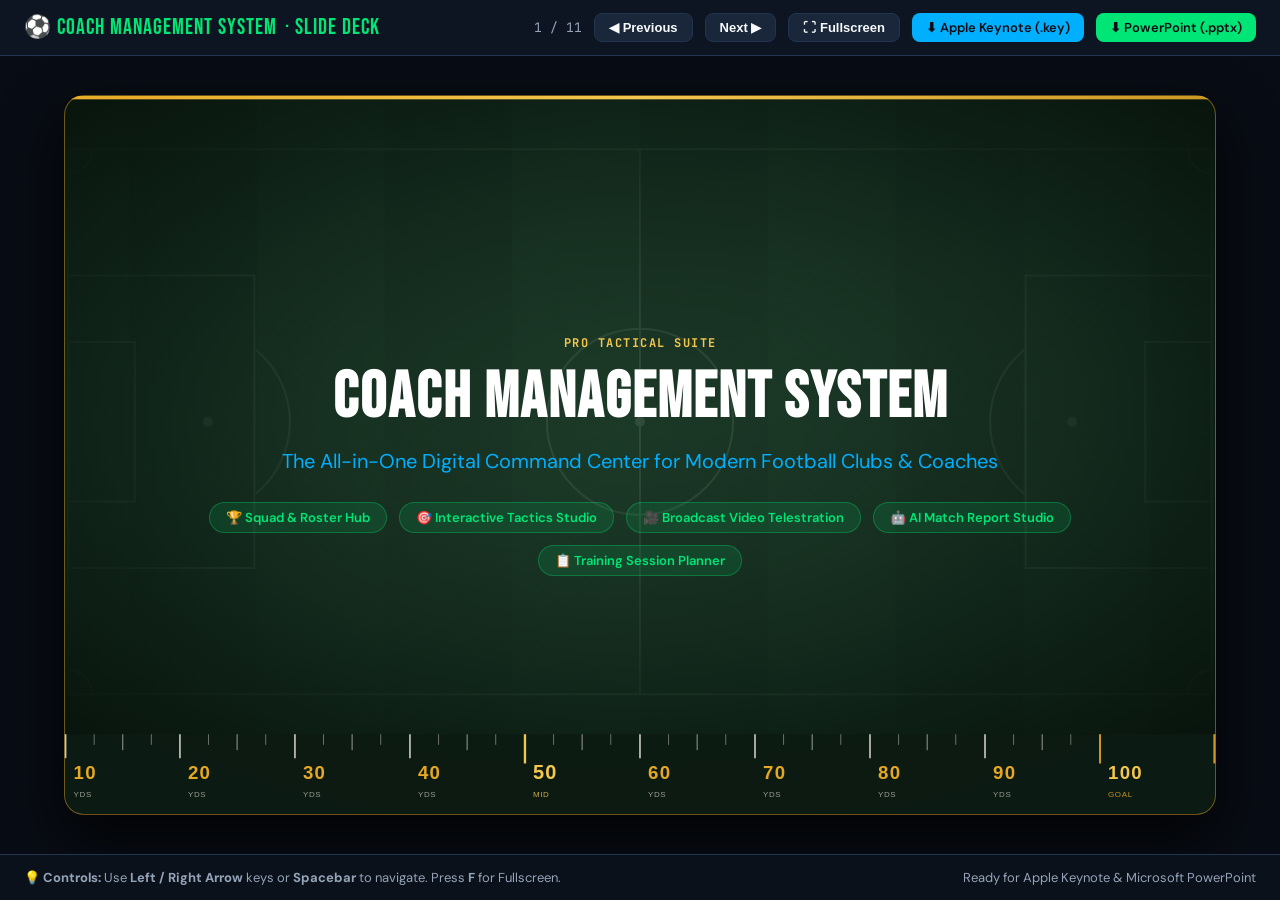
<file: presentation.html>
<!DOCTYPE html>
<html lang="en">
<head>
  <meta charset="UTF-8">
  <meta name="viewport" content="width=device-width, initial-scale=1.0">
  <title>Coach Management System – Slide Deck</title>
  <link rel="preconnect" href="https://fonts.googleapis.com">
  <link rel="preconnect" href="https://fonts.gstatic.com" crossorigin>
  <link href="https://fonts.googleapis.com/css2?family=Bebas+Neue&family=DM+Sans:wght@400;500;600;700;800&family=JetBrains+Mono:wght@500;700&display=swap" rel="stylesheet">
  <style>
    :root {
      --bg: #080c14;
      --card-bg: #0f1724;
      --card-border: #23344e;
      --green: #00e676;
      --blue: #00b0ff;
      --amber: #ffab00;
      --rose: #ff4569;
      --text: #f8fafc;
      --text-muted: #94a3b8;
    }
    * { box-sizing: border-box; margin: 0; padding: 0; }
    body {
      background: var(--bg);
      color: var(--text);
      font-family: 'DM Sans', sans-serif;
      overflow: hidden;
      height: 100vh;
      display: flex;
      flex-direction: column;
    }
    .top-nav {
      height: 56px;
      padding: 0 24px;
      background: rgba(15, 23, 36, 0.9);
      border-bottom: 1px solid var(--card-border);
      display: flex;
      align-items: center;
      justify-content: space-between;
      z-index: 100;
    }
    .brand-title {
      font-family: 'Bebas Neue', sans-serif;
      font-size: 22px;
      letter-spacing: 1px;
      color: var(--green);
      display: flex;
      align-items: center;
      gap: 8px;
    }
    .nav-controls {
      display: flex;
      align-items: center;
      gap: 12px;
    }
    .nav-btn {
      background: #1a273b;
      border: 1px solid var(--card-border);
      color: var(--text);
      padding: 6px 14px;
      border-radius: 8px;
      font-size: 13px;
      font-weight: 600;
      cursor: pointer;
      display: flex;
      align-items: center;
      gap: 6px;
      transition: all 0.15s;
    }
    .nav-btn:hover { background: #23344e; color: var(--green); }
    .slide-counter {
      font-family: 'JetBrains Mono', monospace;
      font-size: 13px;
      color: var(--text-muted);
    }
    .presentation-container {
      flex: 1;
      position: relative;
      overflow: hidden;
      display: flex;
      align-items: center;
      justify-content: center;
      padding: 24px;
    }
    .slide {
      position: absolute;
      width: 90%;
      max-width: 1200px;
      height: 82vh;
      max-height: 720px;
      background: url('ppt-background.svg') center/cover no-repeat;
      border: 1.5px solid rgba(229, 168, 35, 0.45);
      border-radius: 20px;
      padding: 40px 48px;
      display: flex;
      flex-direction: column;
      box-shadow: 0 24px 60px rgba(0,0,0,0.8);
      opacity: 0;
      pointer-events: none;
      transform: translateY(20px) scale(0.98);
      transition: all 0.35s cubic-bezier(0.16, 1, 0.3, 1);
    }
    .slide.active {
      opacity: 1;
      pointer-events: auto;
      transform: translateY(0) scale(1);
    }
    .slide-badge {
      font-family: 'JetBrains Mono', monospace;
      font-size: 12px;
      font-weight: 700;
      letter-spacing: 1.5px;
      text-transform: uppercase;
      color: #f3c64d;
      margin-bottom: 8px;
    }
    .slide-title {
      font-family: 'Bebas Neue', sans-serif;
      font-size: 42px;
      letter-spacing: 1px;
      line-height: 1.1;
      color: #ffffff;
      margin-bottom: 24px;
    }
    .slide-body {
      flex: 1;
      display: grid;
      gap: 16px;
      align-content: start;
    }
    .grid-2x2 {
      grid-template-columns: 1fr 1fr;
      grid-template-rows: auto auto;
    }
    .grid-3x2 {
      grid-template-columns: repeat(3, 1fr);
      grid-template-rows: auto auto;
    }
    .feature-card {
      background: rgba(13, 31, 21, 0.78);
      backdrop-filter: blur(12px);
      -webkit-backdrop-filter: blur(12px);
      border: 1px solid rgba(245, 241, 230, 0.16);
      border-radius: 12px;
      padding: 20px;
      display: flex;
      flex-direction: column;
      gap: 6px;
    }
    .feature-card h3 {
      font-size: 16px;
      font-weight: 700;
      color: var(--text);
    }
    .feature-card p {
      font-size: 13px;
      color: var(--text-muted);
      line-height: 1.5;
    }
    .title-center {
      text-align: center;
      justify-content: center;
      align-items: center;
    }
    .title-center h1 {
      font-family: 'Bebas Neue', sans-serif;
      font-size: 64px;
      letter-spacing: 2px;
      color: #fff;
      margin-bottom: 12px;
    }
    .title-center .subtitle {
      font-size: 20px;
      color: var(--blue);
      margin-bottom: 28px;
    }
    .title-center .tags {
      display: flex;
      gap: 12px;
      flex-wrap: wrap;
      justify-content: center;
    }
    .tag {
      background: rgba(0, 230, 118, 0.12);
      border: 1px solid rgba(0, 230, 118, 0.3);
      color: var(--green);
      padding: 6px 16px;
      border-radius: 20px;
      font-size: 13px;
      font-weight: 600;
    }
    .notes-drawer {
      background: #0b111a;
      border-top: 1px solid var(--card-border);
      padding: 14px 24px;
      font-size: 13px;
      color: var(--text-muted);
      display: flex;
      align-items: center;
      justify-content: space-between;
    }
  </style>
</head>
<body>

  <div class="top-nav">
    <div class="brand-title">⚽ Coach Management System <span>· Slide Deck</span></div>
    <div class="nav-controls">
      <span class="slide-counter" id="counter">1 / 11</span>
      <button class="nav-btn" onclick="prevSlide()">◀ Previous</button>
      <button class="nav-btn" onclick="nextSlide()">Next ▶</button>
      <button class="nav-btn" onclick="toggleFullScreen()">⛶ Fullscreen</button>
      <a href="Coach_Management_System_Presentation.key" download class="nav-btn" style="text-decoration:none;background:#00b0ff;color:#080c14;border:none;">⬇ Apple Keynote (.key)</a>
      <a href="Coach_Management_System_Presentation.pptx" download class="nav-btn" style="text-decoration:none;background:#00e676;color:#080c14;border:none;">⬇ PowerPoint (.pptx)</a>
    </div>
  </div>

  <div class="presentation-container">

    <!-- Slide 1 -->
    <div class="slide title-center active">
      <div class="slide-badge">PRO TACTICAL SUITE</div>
      <h1>COACH MANAGEMENT SYSTEM</h1>
      <p class="subtitle">The All-in-One Digital Command Center for Modern Football Clubs & Coaches</p>
      <div class="tags">
        <span class="tag">🏆 Squad & Roster Hub</span>
        <span class="tag">🎯 Interactive Tactics Studio</span>
        <span class="tag">🎥 Broadcast Video Telestration</span>
        <span class="tag">🤖 AI Match Report Studio</span>
        <span class="tag">📋 Training Session Planner</span>
      </div>
    </div>

    <!-- Slide 2 -->
    <div class="slide">
      <div class="slide-badge">THE CHALLENGE</div>
      <h2 class="slide-title">The Problem: Fragmented Coaching Workflows</h2>
      <div class="slide-body grid-2x2">
        <div class="feature-card">
          <h3 style="color:var(--rose)">📁 Scattered Tools</h3>
          <p>Coaches juggle spreadsheets for rosters, screenshot apps for formations, and paper notes, causing data loss and administrative confusion.</p>
        </div>
        <div class="feature-card">
          <h3 style="color:var(--rose)">⏱️ Administrative Burden</h3>
          <p>Manual player registration, medical forms, and attendance tracking consume hours each week that should be invested in player development.</p>
        </div>
        <div class="feature-card">
          <h3 style="color:var(--rose)">🎬 Costly Video Software</h3>
          <p>Traditional telestration platforms require expensive licenses and complicated desktop setups, leaving academies without visual feedback.</p>
        </div>
        <div class="feature-card">
          <h3 style="color:var(--rose)">📝 Inconsistent Post-Match Insights</h3>
          <p>Post-match observations are rarely structured into actionable tactical debriefs or shared effectively with the squad.</p>
        </div>
      </div>
    </div>

    <!-- Slide 3 -->
    <div class="slide">
      <div class="slide-badge">THE ECOSYSTEM</div>
      <h2 class="slide-title">The Solution: One Unified Operating System</h2>
      <div class="slide-body grid-3x2">
        <div class="feature-card">
          <h3 style="color:var(--green)">🏆 Squad & Multi-Team Hub</h3>
          <p>Centralized roster, staff directory, player photos, birthday alerts, and CSV import/export.</p>
        </div>
        <div class="feature-card">
          <h3 style="color:var(--blue)">🎯 Tactics & Lineup Studio</h3>
          <p>Interactive pitch supporting 3v3 to 11v11, formation presets, and Game Changers bench.</p>
        </div>
        <div class="feature-card">
          <h3 style="color:var(--amber)">🎥 Video Telestration</h3>
          <p>In-browser video scrubbing with spotlights, arrows, player tags, and tactical canvas.</p>
        </div>
        <div class="feature-card">
          <h3 style="color:var(--green)">🤖 AI Match Report Studio</h3>
          <p>Voice dictation notes converted into instant tactical summaries, player ratings & timelines.</p>
        </div>
        <div class="feature-card">
          <h3 style="color:var(--blue)">📋 Session Planner & Drills</h3>
          <p>Drill catalog, training presets, attendance tracking, and micro-cycle periodization.</p>
        </div>
        <div class="feature-card">
          <h3 style="color:var(--amber)">💬 Live Chat & Onboarding</h3>
          <p>Self-serve player registration links, WhatsApp sharing, and pinned coach announcements.</p>
        </div>
      </div>
    </div>

    <!-- Slide 4 -->
    <div class="slide">
      <div class="slide-badge">TACTICS & LINEUPS</div>
      <h2 class="slide-title">Tactics Studio: Dynamic Formations & Lineups</h2>
      <div class="slide-body" style="grid-template-columns:1fr;gap:12px;">
        <div class="feature-card">
          <h3 style="color:var(--green)">Multi-Format Match Support</h3>
          <p>Engineered for 3-a-side, 5-a-side, 7-a-side, 9-a-side, and official 11-a-side match formats with automatic pitch scaling.</p>
        </div>
        <div class="feature-card">
          <h3 style="color:var(--green)">Formation Intelligence</h3>
          <p>Pre-configured tactical shapes (4-3-3, 4-2-3-1, 3-5-2, 4-4-2 diamond) with standardized position codes for all 15 roles.</p>
        </div>
        <div class="feature-card">
          <h3 style="color:var(--green)">Game Changers (Bench) & Match Details</h3>
          <p>Enforces squad capacity rules, tracks out-of-squad players, and stores Opponent, Tournament, and Venue information.</p>
        </div>
      </div>
    </div>

    <!-- Slide 5 -->
    <div class="slide">
      <div class="slide-badge">VIDEO ANALYSIS</div>
      <h2 class="slide-title">Broadcast-Grade Video Telestration</h2>
      <div class="slide-body grid-2x2">
        <div class="feature-card">
          <h3 style="color:var(--blue)">🎬 Millisecond Video Scrubbing</h3>
          <p>Upload MP4/WebM match footage with high-precision frame stepping, playback speed controls, and smooth scrubbing.</p>
        </div>
        <div class="feature-card">
          <h3 style="color:var(--blue)">✏️ Telestration Toolkit</h3>
          <p>Powered by Fabric.js canvas: Spotlights, passing lane vectors, pressing zone boxes, freehand drawing, and player labels.</p>
        </div>
        <div class="feature-card">
          <h3 style="color:var(--blue)">⏱️ Key Event Bookmarking</h3>
          <p>Timestamp key match moments: defensive triggers, counter-attacks, set pieces, and goals.</p>
        </div>
        <div class="feature-card">
          <h3 style="color:var(--blue)">📸 Frame Snapshot Export</h3>
          <p>Capture annotated high-definition tactical frames instantly to distribute to players for visual debriefs.</p>
        </div>
      </div>
    </div>

    <!-- Slide 6 -->
    <div class="slide">
      <div class="slide-badge">POST-MATCH ANALYTICS</div>
      <h2 class="slide-title">AI Match Report Studio</h2>
      <div class="slide-body grid-2x2">
        <div class="feature-card">
          <h3 style="color:var(--green)">🎙️ Pitch-Side Voice Dictation</h3>
          <p>Coaches can record raw voice notes immediately after full-time with automated speech-to-text transcription.</p>
        </div>
        <div class="feature-card">
          <h3 style="color:var(--green)">🤖 Automated Tactical Breakdown</h3>
          <p>AI transforms match notes and scores into an executive debrief: Tactical strengths, defensive organization, and key growth points.</p>
        </div>
        <div class="feature-card">
          <h3 style="color:var(--green)">⭐ Match Timeline & Ratings</h3>
          <p>Chronological logging of goals, cards, and substitutions coupled with individual player performance ratings.</p>
        </div>
        <div class="feature-card">
          <h3 style="color:var(--green)">📄 Exportable Match Reports</h3>
          <p>Produce cleanly formatted match report cards ready for distribution to club management and players.</p>
        </div>
      </div>
    </div>

    <!-- Slide 7 -->
    <div class="slide">
      <div class="slide-badge">TRAINING & DRILLS</div>
      <h2 class="slide-title">Session Planner: Structured Player Development</h2>
      <div class="slide-body grid-2x2">
        <div class="feature-card">
          <h3 style="color:var(--amber)">📚 Curated Drill Catalog</h3>
          <p>Pre-built drill database spanning Tactical, Technical, SSG (Small-Sided Games), Physical/SAQ, Set Pieces, and Recovery.</p>
        </div>
        <div class="feature-card">
          <h3 style="color:var(--amber)">⚡ 1-Click Training Presets</h3>
          <p>Ready-made micro-cycles and practice templates to build high-intensity training days in seconds.</p>
        </div>
        <div class="feature-card">
          <h3 style="color:var(--amber)">📊 Attendance & Load Metrics</h3>
          <p>Automated metrics for total training hours logged, session status, and squad attendance percentages.</p>
        </div>
        <div class="feature-card">
          <h3 style="color:var(--amber)">🔍 Fast Search & Filter</h3>
          <p>Instant search by training topic, category, or drill objective to organize your seasonal curriculum.</p>
        </div>
      </div>
    </div>

    <!-- Slide 8 -->
    <div class="slide">
      <div class="slide-badge">ONBOARDING & CHAT</div>
      <h2 class="slide-title">Zero-Friction Player Onboarding & Communication</h2>
      <div class="slide-body grid-2x2">
        <div class="feature-card">
          <h3 style="color:var(--green)">🔗 Self-Serve Registration Portal</h3>
          <p>Custom branded web forms for players and staff to upload photos, preferred positions, and contact details.</p>
        </div>
        <div class="feature-card">
          <h3 style="color:var(--green)">📱 1-Tap WhatsApp Sharing</h3>
          <p>Instant sharing of registration links, match lineups, and announcements directly to team WhatsApp groups.</p>
        </div>
        <div class="feature-card">
          <h3 style="color:var(--green)">💬 Live Team Chat & Noticeboard</h3>
          <p>Real-time announcement board with pinned notices for training schedules, kickoff times, and travel info.</p>
        </div>
        <div class="feature-card">
          <h3 style="color:var(--green)">👁️ Read-Only Matchday Views</h3>
          <p>Secure public view-only links for players and parents to view confirmed matchday lineups.</p>
        </div>
      </div>
    </div>

    <!-- Slide 9 -->
    <div class="slide">
      <div class="slide-badge">TECH STACK</div>
      <h2 class="slide-title">Technical Architecture & Reliability</h2>
      <div class="slide-body grid-2x2">
        <div class="feature-card">
          <h3 style="color:var(--blue)">⚡ Responsive Web Frontend</h3>
          <p>Lightweight, zero-install web application styled with modern dark glassmorphism and React 18 visualizers.</p>
        </div>
        <div class="feature-card">
          <h3 style="color:var(--blue)">🔥 Firebase Cloud Firestore</h3>
          <p>Real-time document synchronization across multiple devices with sub-second latency.</p>
        </div>
        <div class="feature-card">
          <h3 style="color:var(--blue)">🎬 Fabric.js Canvas Engine</h3>
          <p>High-performance vector rendering for 60fps video telestration and drawing annotations.</p>
        </div>
        <div class="feature-card">
          <h3 style="color:var(--blue)">🔒 Role-Based Security</h3>
          <p>Protected by Firestore security rules, team password vaults, and PIN-secured administrative overrides.</p>
        </div>
      </div>
    </div>

    <!-- Slide 10 -->
    <div class="slide">
      <div class="slide-badge">IMPACT & ROI</div>
      <h2 class="slide-title">Transformational Impact on Football Clubs</h2>
      <div class="slide-body grid-2x2">
        <div class="feature-card">
          <h3 style="color:var(--green);font-size:24px;">⏱️ 5+ Hours Saved</h3>
          <p>Eliminate manual spreadsheets, paper forms, and repetitive lineup messaging every week.</p>
        </div>
        <div class="feature-card">
          <h3 style="color:var(--blue);font-size:24px;">🎯 100% Visual Clarity</h3>
          <p>Enhance player retention of tactical principles through video telestration and clear pitch boards.</p>
        </div>
        <div class="feature-card">
          <h3 style="color:var(--amber);font-size:24px;">📱 0 Install Friction</h3>
          <p>Works instantaneously on Mac, PC, iPad, and mobile browsers without app store downloads.</p>
        </div>
        <div class="feature-card">
          <h3 style="color:var(--green);font-size:24px;">🏆 Academy Standard</h3>
          <p>Establishes a unified, professional identity and curriculum across all club age groups.</p>
        </div>
      </div>
    </div>

    <!-- Slide 11 -->
    <div class="slide title-center">
      <div class="slide-badge">READY FOR ACTION</div>
      <h1>EMPOWERING COACHES.<br>ELEVATING SQUADS.</h1>
      <p class="subtitle">Thank you! Let's explore the live demonstration.</p>
      <div style="font-size:18px;color:var(--text);margin-top:16px;">💬 Questions & Live Q&A</div>
    </div>

  </div>

  <div class="notes-drawer">
    <span>💡 <strong>Controls:</strong> Use <strong>Left / Right Arrow</strong> keys or <strong>Spacebar</strong> to navigate. Press <strong>F</strong> for Fullscreen.</span>
    <span>Ready for Apple Keynote & Microsoft PowerPoint</span>
  </div>

  <script>
    const slides = document.querySelectorAll('.slide');
    const counter = document.getElementById('counter');
    let current = 0;

    function updateSlide(index) {
      if (index < 0 || index >= slides.length) return;
      slides[current].classList.remove('active');
      current = index;
      slides[current].classList.add('active');
      counter.textContent = `${current + 1} / ${slides.length}`;
    }

    function nextSlide() {
      if (current < slides.length - 1) updateSlide(current + 1);
    }

    function prevSlide() {
      if (current > 0) updateSlide(current - 1);
    }

    function toggleFullScreen() {
      if (!document.fullscreenElement) {
        document.documentElement.requestFullscreen().catch(() => {});
      } else {
        if (document.exitFullscreen) document.exitFullscreen();
      }
    }

    document.addEventListener('keydown', (e) => {
      if (e.key === 'ArrowRight' || e.key === ' ' || e.key === 'PageDown') {
        nextSlide();
      } else if (e.key === 'ArrowLeft' || e.key === 'PageUp') {
        prevSlide();
      } else if (e.key === 'f' || e.key === 'F') {
        toggleFullScreen();
      }
    });
  </script>
</body>
</html>
</file>
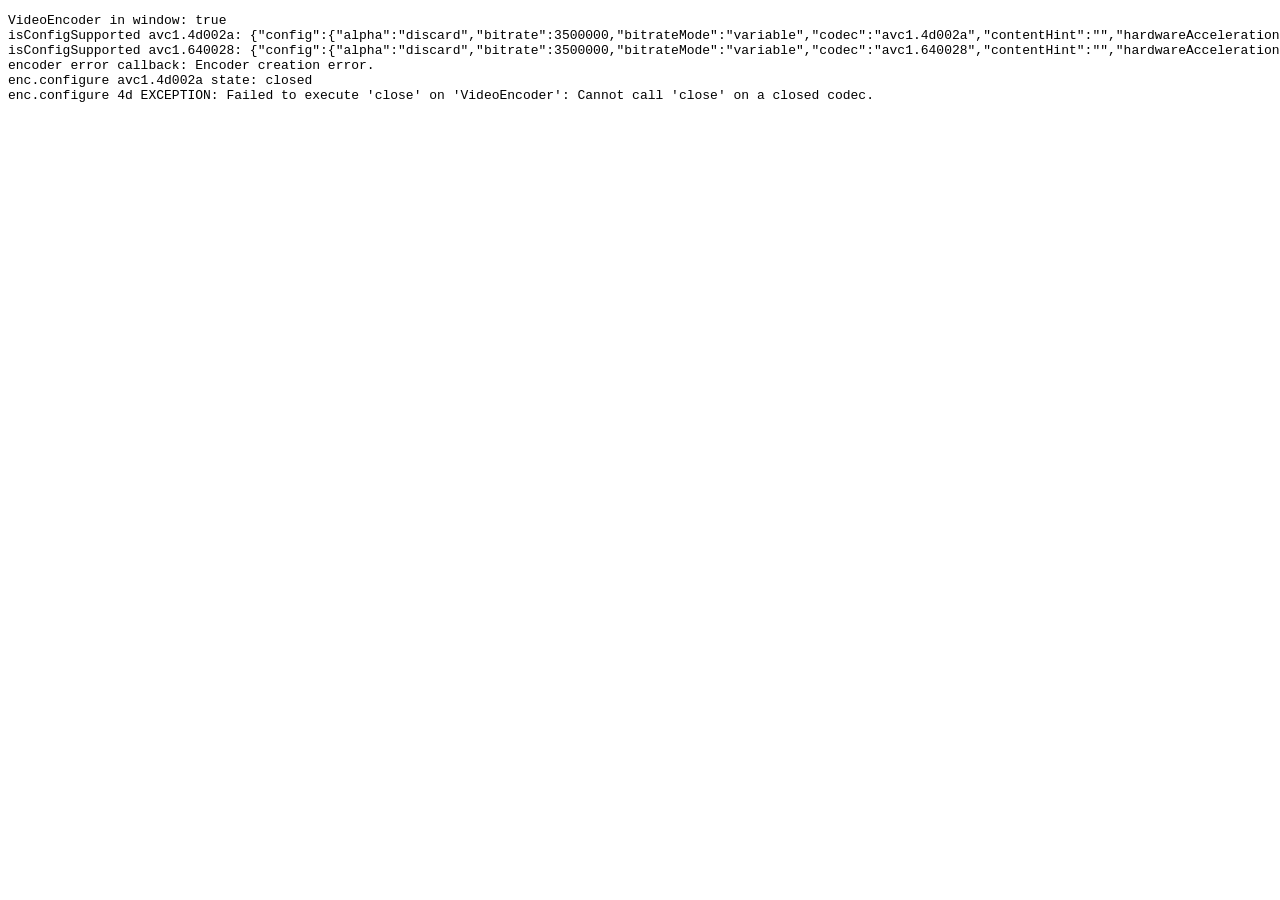
<file: test-webcodecs.html>
<!DOCTYPE html>
<html>
<body>
<pre id="out">testing...</pre>
<script>
async function test() {
  const log = [];
  log.push("VideoEncoder in window: " + (typeof VideoEncoder !== 'undefined'));
  if (typeof VideoEncoder !== 'undefined') {
    try {
      const res1 = await VideoEncoder.isConfigSupported({
        codec: 'avc1.4d002a',
        width: 1920,
        height: 1080,
        bitrate: 3500000
      });
      log.push("isConfigSupported avc1.4d002a: " + JSON.stringify(res1));
    } catch(e) {
      log.push("isConfigSupported 4d err: " + e.message);
    }
    try {
      const res2 = await VideoEncoder.isConfigSupported({
        codec: 'avc1.640028',
        width: 1920,
        height: 1080,
        bitrate: 3500000
      });
      log.push("isConfigSupported avc1.640028: " + JSON.stringify(res2));
    } catch(e) {
      log.push("isConfigSupported 64 err: " + e.message);
    }
    try {
      const enc = new VideoEncoder({
        output: () => {},
        error: (e) => log.push("encoder error callback: " + e.message)
      });
      enc.configure({
        codec: 'avc1.4d002a',
        width: 1920,
        height: 1080,
        bitrate: 3500000,
        bitrateMode: 'variable',
        framerate: 30,
        hardwareAcceleration: 'prefer-hardware',
        avc: { format: 'avc' }
      });
      log.push("enc.configure avc1.4d002a state: " + enc.state);
      enc.close();
    } catch(e) {
      log.push("enc.configure 4d EXCEPTION: " + e.message);
    }
  }
  document.getElementById('out').innerText = log.join('\n');
}
test();
</script>
</body>
</html>
</file>
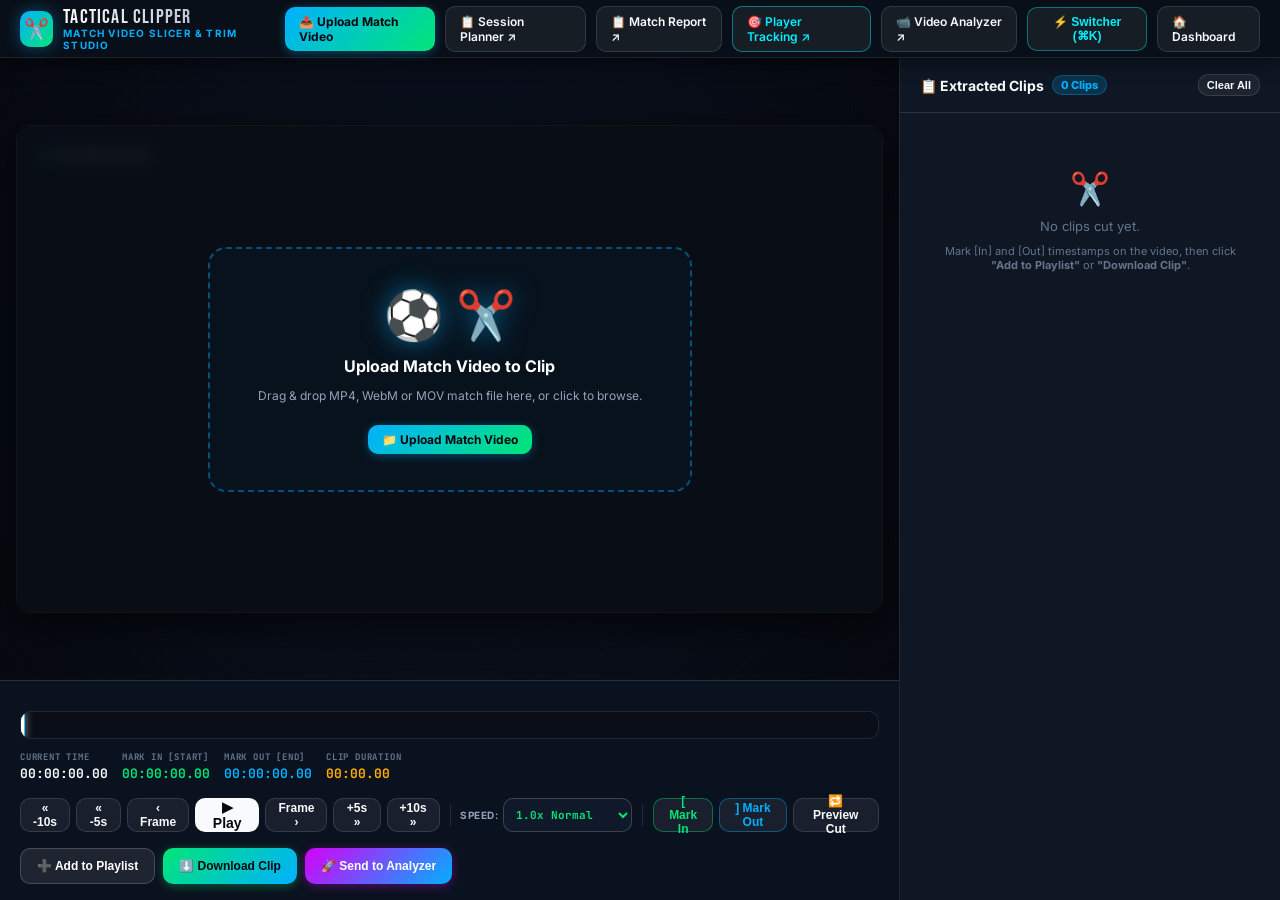
<file: video-clipper.html>
<!DOCTYPE html>
<html lang="en">
<head>
  <meta charset="UTF-8">
  <meta name="viewport" content="width=device-width, initial-scale=1.0">
  <style>html,body{background:#080c14;margin:0;padding:0;}</style>
  <title>Tactical Video Match Clipper | Pro Tactical Suite</title>

  <!-- Fonts -->
  <link rel="preconnect" href="https://fonts.googleapis.com">
  <link rel="preconnect" href="https://fonts.gstatic.com" crossorigin>
  <link href="https://fonts.googleapis.com/css2?family=Inter:wght@400;500;600;700;800&family=JetBrains+Mono:wght@500;700;800&family=Bebas+Neue&display=swap" rel="stylesheet">
  <link rel="stylesheet" href="cms-tokens.css">
  <link rel="stylesheet" href="cms-nav.css">
  <script src="cms-storage.js"></script>
  <script src="cms-bus.js"></script>
  <!-- High-Performance MP4 Muxer for WebCodecs Hardware Export -->
  <script src="mp4-muxer.min.js"></script>
  <script>
    if (typeof Mp4Muxer === 'undefined') {
      const s = document.createElement('script');
      s.src = 'https://cdn.jsdelivr.net/npm/mp4-muxer@5.2.2/build/mp4-muxer.min.js';
      document.head.appendChild(s);
    }
  </script>

  <style>
    :root {
      --bg-base: #080c14;
      --bg-surface: #0f1724;
      --bg-card: #152033;
      --bg-card-hover: #1c2b44;
      --bg-glass: rgba(15, 23, 36, 0.94);
      
      --border-subtle: rgba(255, 255, 255, 0.12);
      --border-accent: rgba(0, 230, 118, 0.45);
      --border-focus: #00e676;
      
      --accent-green: #00e676;
      --accent-green-glow: rgba(0, 230, 118, 0.35);
      --accent-blue: #00b0ff;
      --accent-blue-glow: rgba(0, 176, 255, 0.35);
      --accent-amber: #ffab00;
      --accent-rose: #ff1744;
      --accent-purple: #d500f9;
      
      --text-main: #f8fafc;
      --text-muted: #94a3b8;
      --text-dim: #64748b;
      
      --radius-sm: 6px;
      --radius-md: 10px;
      --radius-lg: 14px;
      --radius-xl: 18px;
      
      --font-sans: 'Inter', -apple-system, BlinkMacSystemFont, sans-serif;
      --font-mono: 'JetBrains Mono', monospace;
      --font-display: 'Bebas Neue', sans-serif;
    }

    * {
      box-sizing: border-box;
      margin: 0;
      padding: 0;
    }

    body {
      background-color: var(--bg-base);
      color: var(--text-main);
      font-family: var(--font-sans);
      height: 100vh;
      max-height: 100vh;
      overflow: hidden;
      display: flex;
      flex-direction: column;
    }

    ::-webkit-scrollbar {
      width: 7px;
      height: 7px;
    }
    ::-webkit-scrollbar-track {
      background: var(--bg-base);
    }
    ::-webkit-scrollbar-thumb {
      background: var(--bg-card);
      border-radius: 4px;
    }
    ::-webkit-scrollbar-thumb:hover {
      background: var(--text-dim);
    }

    /* Studio Header */
    .app-header {
      background: rgba(10, 16, 26, 0.96);
      backdrop-filter: blur(20px);
      border-bottom: 1px solid rgba(255, 255, 255, 0.08);
      padding: 0 20px;
      height: 58px;
      display: flex;
      align-items: center;
      justify-content: space-between;
      gap: 16px;
      z-index: 50;
      flex-shrink: 0;
      box-shadow: 0 4px 20px rgba(0, 0, 0, 0.5);
    }

    .brand-group {
      display: flex;
      align-items: center;
      gap: 10px;
      cursor: pointer;
      text-decoration: none;
    }

    .brand-badge {
      background: linear-gradient(135deg, #00b0ff, #00e676);
      width: 36px;
      height: 36px;
      border-radius: var(--radius-md);
      display: flex;
      align-items: center;
      justify-content: center;
      color: #05080e;
      font-size: 20px;
      box-shadow: 0 0 16px rgba(0, 176, 255, 0.4);
    }

    .brand-title {
      font-family: var(--font-display);
      font-size: 20px;
      letter-spacing: 1.2px;
      background: linear-gradient(to right, #ffffff, #94a3b8);
      -webkit-background-clip: text;
      background-clip: text;
      -webkit-text-fill-color: transparent;
      line-height: 1;
    }

    .brand-sub {
      font-size: 10px;
      font-weight: 700;
      letter-spacing: 1.2px;
      text-transform: uppercase;
      color: var(--accent-blue);
    }

    .header-actions {
      display: flex;
      align-items: center;
      gap: 10px;
    }

    .btn-header {
      display: inline-flex;
      align-items: center;
      gap: 6px;
      background: rgba(255, 255, 255, 0.06);
      border: 1px solid rgba(255, 255, 255, 0.12);
      color: var(--text-main);
      padding: 7px 14px;
      border-radius: var(--radius-md);
      font-size: 12px;
      font-weight: 600;
      cursor: pointer;
      transition: all 0.2s ease;
      text-decoration: none;
    }

    .btn-header:hover {
      background: rgba(255, 255, 255, 0.12);
      border-color: rgba(255, 255, 255, 0.25);
    }

    .btn-header.primary {
      background: linear-gradient(135deg, #00b0ff, #00e676);
      border: none;
      color: #05080e;
      font-weight: 700;
      box-shadow: 0 2px 10px rgba(0, 176, 255, 0.35);
    }

    .btn-header.primary:hover {
      transform: translateY(-1px);
      box-shadow: 0 4px 16px rgba(0, 176, 255, 0.5);
    }

    /* Main Workspace Layout */
    .clipper-workspace {
      display: flex;
      flex: 1;
      height: calc(100vh - 58px);
      overflow: hidden;
    }

    /* Left Stage Area */
    .clipper-main-stage {
      flex: 1;
      display: flex;
      flex-direction: column;
      background: #060910;
      overflow: hidden;
      border-right: 1px solid var(--border-subtle);
    }

    /* Video Viewport Container */
    .video-viewport-wrapper {
      flex: 1;
      position: relative;
      display: flex;
      align-items: center;
      justify-content: center;
      background: radial-gradient(circle at center, #0c1424 0%, #060910 100%);
      padding: 16px;
      overflow: hidden;
    }

    .video-frame-container {
      position: relative;
      width: 100%;
      max-width: 1280px;
      aspect-ratio: 16 / 9;
      background: #000;
      border-radius: var(--radius-lg);
      overflow: hidden;
      box-shadow: 0 12px 40px rgba(0, 0, 0, 0.7);
      border: 1px solid rgba(255, 255, 255, 0.08);
      display: flex;
      align-items: center;
      justify-content: center;
    }

    #match-video-player {
      width: 100%;
      height: 100%;
      object-fit: contain;
      background: #000;
    }

    /* Empty State Overlay */
    .empty-video-placeholder {
      position: absolute;
      inset: 0;
      display: flex;
      flex-direction: column;
      align-items: center;
      justify-content: center;
      gap: 16px;
      background: rgba(10, 16, 26, 0.85);
      backdrop-filter: blur(8px);
      z-index: 10;
      text-align: center;
      padding: 24px;
    }

    .empty-video-placeholder.hidden {
      display: none;
    }

    .upload-dropzone {
      border: 2px dashed rgba(0, 176, 255, 0.4);
      border-radius: var(--radius-xl);
      padding: 36px 48px;
      display: flex;
      flex-direction: column;
      align-items: center;
      gap: 12px;
      cursor: pointer;
      background: rgba(0, 176, 255, 0.03);
      transition: all 0.2s ease;
      max-width: 500px;
    }

    .upload-dropzone:hover, .upload-dropzone.dragover {
      border-color: var(--accent-green);
      background: rgba(0, 230, 118, 0.08);
      transform: scale(1.01);
    }

    .dropzone-icon {
      font-size: 48px;
      filter: drop-shadow(0 0 12px rgba(0, 176, 255, 0.5));
    }

    .dropzone-title {
      font-size: 16px;
      font-weight: 700;
      color: #fff;
    }

    .dropzone-hint {
      font-size: 12px;
      color: var(--text-muted);
    }

    /* Timecode Overlay Badge on Video */
    .video-time-hud {
      position: absolute;
      top: 14px;
      left: 14px;
      background: rgba(0, 0, 0, 0.75);
      backdrop-filter: blur(10px);
      border: 1px solid rgba(255, 255, 255, 0.15);
      border-radius: var(--radius-md);
      padding: 6px 12px;
      font-family: var(--font-mono);
      font-size: 13px;
      font-weight: 700;
      color: #fff;
      display: flex;
      align-items: center;
      gap: 8px;
      z-index: 5;
    }

    .video-time-hud .rec-dot {
      width: 8px;
      height: 8px;
      border-radius: 50%;
      background: var(--accent-green);
      box-shadow: 0 0 8px var(--accent-green);
    }

    /* Cutting Controls Bottom Bar */
    .clipper-bottom-console {
      background: rgba(12, 19, 32, 0.98);
      border-top: 1px solid var(--border-subtle);
      padding: 12px 20px 16px 20px;
      display: flex;
      flex-direction: column;
      gap: 12px;
      flex-shrink: 0;
    }

    /* Timeline & Range Scrubber */
    .scrubber-zone {
      position: relative;
      width: 100%;
      user-select: none;
      padding-top: 18px;
    }

    .scrubber-hover-tooltip {
      position: absolute;
      top: -2px;
      left: 0%;
      transform: translateX(-50%);
      background: rgba(8, 12, 20, 0.95);
      border: 1px solid var(--accent-green);
      color: var(--accent-green);
      padding: 2px 7px;
      border-radius: 4px;
      font-family: var(--font-mono);
      font-size: 11px;
      font-weight: 700;
      white-space: nowrap;
      pointer-events: none;
      display: none;
      z-index: 20;
      box-shadow: 0 2px 10px rgba(0, 0, 0, 0.7);
    }

    .scrubber-track {
      position: relative;
      width: 100%;
      height: 28px;
      background: #090e18;
      border: 1px solid rgba(255, 255, 255, 0.1);
      border-radius: var(--radius-md);
      cursor: pointer;
      overflow: hidden;
      display: flex;
      align-items: center;
    }

    .scrubber-hover-line {
      position: absolute;
      top: 0;
      bottom: 0;
      width: 2px;
      background: var(--accent-green);
      box-shadow: 0 0 6px rgba(0, 230, 118, 0.85);
      pointer-events: none;
      display: none;
      z-index: 6;
    }

    .scrubber-in-out-highlight {
      position: absolute;
      top: 0;
      bottom: 0;
      left: 0%;
      width: 0%;
      background: linear-gradient(90deg, rgba(0, 230, 118, 0.35), rgba(0, 176, 255, 0.35));
      border-left: 2px solid var(--accent-green);
      border-right: 2px solid var(--accent-blue);
      pointer-events: none;
      transition: width 0.05s linear, left 0.05s linear;
    }

    .scrubber-progress-fill {
      position: absolute;
      top: 0;
      bottom: 0;
      left: 0;
      width: 0%;
      background: rgba(255, 255, 255, 0.12);
      pointer-events: none;
    }

    .scrubber-playhead {
      position: absolute;
      top: -2px;
      bottom: -2px;
      left: 0%;
      width: 3px;
      background: #ffffff;
      box-shadow: 0 0 8px rgba(255, 255, 255, 0.9);
      pointer-events: none;
      z-index: 4;
    }

    /* Controls Rows */
    .controls-main-row {
      display: flex;
      align-items: center;
      justify-content: space-between;
      gap: 16px;
      flex-wrap: wrap;
    }

    .timecodes-cluster {
      display: flex;
      align-items: center;
      gap: 14px;
      font-family: var(--font-mono);
      font-size: 13px;
    }

    .timecode-chip {
      display: flex;
      flex-direction: column;
      gap: 2px;
    }

    .timecode-chip .label {
      font-size: 9px;
      font-weight: 700;
      letter-spacing: 0.8px;
      text-transform: uppercase;
      color: var(--text-dim);
    }

    .timecode-chip .val {
      font-weight: 700;
      color: var(--text-main);
    }

    .timecode-chip.in-chip .val { color: var(--accent-green); }
    .timecode-chip.out-chip .val { color: var(--accent-blue); }
    .timecode-chip.dur-chip .val { color: var(--accent-amber); }

    /* Buttons Clusters */
    .transport-buttons {
      display: flex;
      align-items: center;
      gap: 6px;
    }

    .btn-ctl {
      background: rgba(255, 255, 255, 0.06);
      border: 1px solid rgba(255, 255, 255, 0.12);
      color: var(--text-main);
      padding: 6px 12px;
      border-radius: var(--radius-md);
      font-size: 12px;
      font-weight: 600;
      cursor: pointer;
      display: inline-flex;
      align-items: center;
      justify-content: center;
      gap: 4px;
      transition: all 0.15s ease;
      height: 34px;
    }

    .btn-ctl:hover {
      background: rgba(255, 255, 255, 0.12);
      border-color: rgba(255, 255, 255, 0.25);
    }

    .btn-ctl.play {
      background: var(--text-main);
      color: #05080e;
      font-size: 14px;
      padding: 6px 16px;
      font-weight: 800;
    }

    .btn-ctl.play:hover {
      background: #ffffff;
      box-shadow: 0 0 12px rgba(255, 255, 255, 0.4);
    }

    .btn-ctl.in-btn {
      border-color: rgba(0, 230, 118, 0.4);
      color: var(--accent-green);
    }
    .btn-ctl.in-btn:hover {
      background: rgba(0, 230, 118, 0.15);
    }

    .btn-ctl.out-btn {
      border-color: rgba(0, 176, 255, 0.4);
      color: var(--accent-blue);
    }
    .btn-ctl.out-btn:hover {
      background: rgba(0, 176, 255, 0.15);
    }

    .speed-dropdown {
      background: #10192a;
      border: 1px solid rgba(255, 255, 255, 0.18);
      border-radius: var(--radius-md);
      color: #00e676;
      font-family: var(--font-mono);
      font-size: 11px;
      font-weight: 700;
      padding: 3px 8px;
      height: 34px;
      cursor: pointer;
      outline: none;
      transition: all 0.2s ease;
    }
    .speed-dropdown:hover, .speed-dropdown:focus {
      border-color: var(--accent-green);
      background: #142036;
      box-shadow: 0 0 10px rgba(0, 230, 118, 0.25);
    }
    .speed-dropdown option {
      background: #0d1524;
      color: #f8fafc;
      padding: 6px;
    }

    .cut-actions-cluster {
      display: flex;
      align-items: center;
      gap: 8px;
    }

    .btn-action-cut {
      display: inline-flex;
      align-items: center;
      gap: 6px;
      padding: 7px 16px;
      border-radius: var(--radius-md);
      font-size: 12px;
      font-weight: 700;
      cursor: pointer;
      transition: all 0.2s ease;
      height: 36px;
      border: none;
    }

    .btn-action-cut.save-queue {
      background: rgba(255, 255, 255, 0.08);
      border: 1px solid rgba(255, 255, 255, 0.18);
      color: #fff;
    }
    .btn-action-cut.save-queue:hover {
      background: rgba(255, 255, 255, 0.15);
    }

    .btn-action-cut.download {
      background: linear-gradient(135deg, #00e676, #00b0ff);
      color: #05080e;
      box-shadow: 0 2px 10px rgba(0, 230, 118, 0.35);
    }
    .btn-action-cut.download:hover {
      transform: translateY(-1px);
      box-shadow: 0 4px 16px rgba(0, 230, 118, 0.5);
    }

    .btn-action-cut.send-analyzer {
      background: linear-gradient(135deg, #d500f9, #00b0ff);
      color: #fff;
      box-shadow: 0 2px 10px rgba(213, 0, 249, 0.35);
    }
    .btn-action-cut.send-analyzer:hover {
      transform: translateY(-1px);
      box-shadow: 0 4px 16px rgba(213, 0, 249, 0.5);
    }

    /* Right Sidebar: Clips Playlist */
    .clipper-sidebar {
      width: 380px;
      background: var(--bg-surface);
      display: flex;
      flex-direction: column;
      flex-shrink: 0;
      overflow: hidden;
    }

    .sidebar-header {
      padding: 16px 20px;
      border-bottom: 1px solid var(--border-subtle);
      display: flex;
      align-items: center;
      justify-content: space-between;
    }

    .sidebar-title {
      font-size: 14px;
      font-weight: 700;
      display: flex;
      align-items: center;
      gap: 8px;
    }

    .clip-badge-count {
      background: rgba(0, 176, 255, 0.18);
      border: 1px solid rgba(0, 176, 255, 0.3);
      color: var(--accent-blue);
      font-size: 11px;
      font-weight: 800;
      padding: 2px 8px;
      border-radius: 12px;
    }

    .clips-scroll-list {
      flex: 1;
      overflow-y: auto;
      padding: 16px;
      display: flex;
      flex-direction: column;
      gap: 12px;
    }

    .empty-clips-card {
      text-align: center;
      padding: 40px 20px;
      color: var(--text-dim);
      font-size: 13px;
      display: flex;
      flex-direction: column;
      align-items: center;
      gap: 10px;
    }

    .clip-card {
      background: var(--bg-card);
      border: 1px solid var(--border-subtle);
      border-radius: var(--radius-lg);
      padding: 12px;
      display: flex;
      flex-direction: column;
      gap: 10px;
      transition: all 0.2s ease;
    }

    .clip-card:hover {
      border-color: rgba(255, 255, 255, 0.25);
      background: var(--bg-card-hover);
    }

    .clip-card-header {
      display: flex;
      align-items: center;
      justify-content: space-between;
      gap: 8px;
    }

    .clip-title-input {
      background: transparent;
      border: 1px solid transparent;
      color: #fff;
      font-size: 13px;
      font-weight: 700;
      padding: 3px 6px;
      border-radius: 4px;
      width: 100%;
    }

    .clip-title-input:focus {
      outline: none;
      background: rgba(0, 0, 0, 0.3);
      border-color: var(--accent-blue);
    }

    .clip-tag-pill {
      font-size: 10px;
      font-weight: 700;
      text-transform: uppercase;
      padding: 3px 8px;
      border-radius: 10px;
      background: rgba(0, 230, 118, 0.15);
      color: var(--accent-green);
      border: 1px solid rgba(0, 230, 118, 0.3);
      flex-shrink: 0;
    }

    .clip-tag-pill.rendered {
      background: rgba(0, 176, 255, 0.18);
      color: var(--accent-blue);
      border-color: rgba(0, 176, 255, 0.4);
    }

    .clip-meta-row {
      display: flex;
      align-items: center;
      justify-content: space-between;
      font-family: var(--font-mono);
      font-size: 11px;
      color: var(--text-muted);
    }

    .clip-btn-row {
      display: grid;
      grid-template-columns: 2.2fr 1fr 1fr 1fr 0.8fr;
      gap: 6px;
      margin-top: 6px;
    }

    .btn-clip-sub {
      height: 32px;
      background: rgba(255, 255, 255, 0.05);
      border: 1px solid rgba(255, 255, 255, 0.12);
      color: var(--text-main);
      padding: 0 4px;
      border-radius: 6px;
      font-size: 13px;
      font-weight: 600;
      cursor: pointer;
      display: inline-flex;
      align-items: center;
      justify-content: center;
      transition: all 0.15s ease;
      user-select: none;
      box-sizing: border-box;
    }

    .btn-clip-sub:hover {
      background: rgba(255, 255, 255, 0.12);
    }

    .btn-clip-sub.render-btn {
      font-size: 11px;
      font-weight: 700;
      color: var(--accent-green);
      letter-spacing: 0.2px;
    }

    .btn-clip-sub.render-btn:hover {
      background: rgba(0, 230, 118, 0.15);
      border-color: var(--accent-green);
      color: #fff;
    }

    .btn-clip-sub.render-btn.is-rendered {
      color: var(--accent-blue);
      border-color: rgba(0, 176, 255, 0.35);
      background: rgba(0, 176, 255, 0.08);
    }

    .btn-clip-sub.render-btn.is-rendered:hover {
      background: rgba(0, 176, 255, 0.22);
      border-color: var(--accent-blue);
      color: #fff;
    }

    .btn-clip-sub.play-btn {
      color: var(--accent-green);
      font-size: 13px;
    }

    .btn-clip-sub.play-btn:hover {
      background: rgba(0, 230, 118, 0.18);
      border-color: var(--accent-green);
      color: #fff;
    }

    .btn-clip-sub.stop-btn {
      background: rgba(255, 23, 68, 0.22);
      border-color: #ff1744;
      color: #ff1744;
      font-size: 12px;
      animation: pulsePlayBorder 1.5s infinite;
    }

    .btn-clip-sub.stop-btn:hover {
      background: rgba(255, 23, 68, 0.4);
      color: #fff;
    }

    .btn-clip-sub.save-btn {
      color: var(--text-main);
      font-size: 13px;
    }

    .btn-clip-sub.save-btn:hover {
      background: rgba(255, 255, 255, 0.15);
      border-color: var(--accent-blue);
      color: var(--accent-blue);
    }

    .btn-clip-sub.analyzer-btn {
      color: var(--accent-blue);
      font-size: 13px;
    }

    .btn-clip-sub.analyzer-btn:hover {
      background: rgba(213, 0, 249, 0.18);
      border-color: #d500f9;
      color: #fff;
    }

    .btn-clip-sub.del-btn {
      color: var(--text-muted);
      font-size: 13px;
    }

    .btn-clip-sub.del-btn:hover {
      background: rgba(255, 23, 68, 0.2);
      color: #ff5252;
      border-color: #ff5252;
    }

    @keyframes pulsePlayBorder {
      0% { box-shadow: 0 0 0 0 rgba(255, 23, 68, 0.6); }
      70% { box-shadow: 0 0 0 6px rgba(255, 23, 68, 0); }
      100% { box-shadow: 0 0 0 0 rgba(255, 23, 68, 0); }
    }

    .clip-card.active-loop-card {
      border-color: rgba(0, 230, 118, 0.45);
      background: rgba(0, 230, 118, 0.06);
      box-shadow: 0 0 16px rgba(0, 230, 118, 0.12);
    }

    /* Export Progress Modal */
    .modal-backdrop {
      position: fixed;
      inset: 0;
      background: rgba(5, 8, 14, 0.85);
      backdrop-filter: blur(12px);
      display: flex;
      align-items: center;
      justify-content: center;
      z-index: 100;
    }

    .export-modal-box {
      background: #0d1524;
      border: 1px solid rgba(255, 255, 255, 0.15);
      border-radius: var(--radius-xl);
      padding: 28px 32px;
      width: 460px;
      box-shadow: 0 20px 50px rgba(0, 0, 0, 0.8);
      display: flex;
      flex-direction: column;
      gap: 16px;
      text-align: center;
    }

    .modal-title {
      font-size: 18px;
      font-weight: 800;
      color: #fff;
    }

    .export-progress-bar {
      width: 100%;
      height: 12px;
      background: rgba(255, 255, 255, 0.08);
      border-radius: 6px;
      overflow: hidden;
      position: relative;
    }

    .export-progress-fill {
      height: 100%;
      width: 0%;
      background: linear-gradient(90deg, #00b0ff, #00e676);
      transition: width 0.1s ease;
    }

    .export-status-text {
      font-size: 13px;
      color: var(--text-muted);
      font-family: var(--font-mono);
    }
  </style>
</head>
<body>

  <!-- Top Studio Header -->
  <header class="app-header">
    <a href="index.html" class="brand-group" title="Back to Squad Dashboard">
      <div class="brand-badge">✂️</div>
      <div>
        <div class="brand-title">TACTICAL CLIPPER</div>
        <div class="brand-sub">Match Video Slicer &amp; Trim Studio</div>
      </div>
    </a>

    <div class="header-actions">
      <label class="btn-header primary" title="Upload match video from computer" style="cursor:pointer;">
        <span>📤 Upload Match Video</span>
        <input type="file" id="match-file-input" accept="video/mp4,video/webm,video/quicktime,video/*" style="display:none;" onchange="handleMatchFileSelect(this)">
      </label>

      <a href="session-planner.html" target="_blank" class="btn-header" title="Open Session Planner Studio">
        <span>📋 Session Planner ↗</span>
      </a>

      <a href="match-report.html" target="_blank" class="btn-header" title="Open Match Report Studio">
        <span>📋 Match Report ↗</span>
      </a>

      <a href="player-tracker-lab.html" target="_blank" class="btn-header" title="Open Tactical Vision &amp; Player Tracking System" style="border-color:rgba(0,240,255,0.45);color:#00f0ff;">
        <span>🎯 Player Tracking ↗</span>
      </a>

      <a href="video-analyzer.html" target="_blank" class="btn-header" title="Open Telestration &amp; Tactical Analyzer">
        <span>📹 Video Analyzer ↗</span>
      </a>

      <button type="button" class="btn-header" onclick="CMSNav.openCommandPalette()" title="Quick Switcher (Press Ctrl+K or Cmd+K)" style="border-color:rgba(0,240,255,0.4);color:#00f0ff;">
        <span>⚡ Switcher (⌘K)</span>
      </button>

      <a href="index.html" class="btn-header" title="Back to Squad Dashboard">
        <span>🏠 Dashboard</span>
      </a>
    </div>
  </header>

  <!-- Main Clipper Layout -->
  <div class="clipper-workspace">
    
    <!-- Left / Center Stage -->
    <div class="clipper-main-stage">
      <div class="video-viewport-wrapper">
        <div class="video-frame-container" id="video-frame-container">
          
          <video id="match-video-player" playsinline preload="auto"></video>
          
          <!-- Live Time HUD -->
          <div class="video-time-hud" id="video-time-hud">
            <span class="rec-dot"></span>
            <span id="hud-timecode">00:00:00.00</span>
          </div>

          <!-- Empty Video Placeholder Dropzone -->
          <div class="empty-video-placeholder" id="empty-placeholder">
            <label class="upload-dropzone" for="match-file-input" id="dropzone-area" style="cursor:pointer;">
              <div class="dropzone-icon">⚽ ✂️</div>
              <div class="dropzone-title">Upload Match Video to Clip</div>
              <div class="dropzone-hint">Drag &amp; drop MP4, WebM or MOV match file here, or click to browse.</div>
              <div style="margin-top: 10px; display: flex; gap: 8px;">
                <span class="btn-header primary" style="pointer-events: none;">📁 Upload Match Video</span>
              </div>
            </label>
          </div>

        </div>
      </div>

      <!-- Scrubber & Cut Console -->
      <div class="clipper-bottom-console">
        
        <!-- Interactive Scrubber -->
        <div class="scrubber-zone" id="scrubber-zone">
          <div class="scrubber-hover-tooltip" id="scrubber-hover-tooltip">00:00:00.00</div>
          <div class="scrubber-track" id="scrubber-track" onclick="handleScrubberClick(event)">
            <div class="scrubber-progress-fill" id="scrubber-progress"></div>
            <div class="scrubber-in-out-highlight" id="scrubber-in-out-highlight"></div>
            <div class="scrubber-playhead" id="scrubber-playhead"></div>
            <div class="scrubber-hover-line" id="scrubber-hover-line"></div>
          </div>
        </div>

        <!-- Controls Row -->
        <div class="controls-main-row">
          
          <!-- Timecode Stats -->
          <div class="timecodes-cluster">
            <div class="timecode-chip">
              <span class="label">Current Time</span>
              <span class="val" id="tc-current">00:00:00.00</span>
            </div>
            <div class="timecode-chip in-chip">
              <span class="label">Mark In [Start]</span>
              <span class="val" id="tc-in">00:00:00.00</span>
            </div>
            <div class="timecode-chip out-chip">
              <span class="label">Mark Out [End]</span>
              <span class="val" id="tc-out">00:00:00.00</span>
            </div>
            <div class="timecode-chip dur-chip">
              <span class="label">Clip Duration</span>
              <span class="val" id="tc-dur">00:00.00</span>
            </div>
          </div>

          <!-- Transport Buttons -->
          <div class="transport-buttons">
            <button class="btn-ctl" onclick="stepTime(-10)" title="Rewind 10s (Key: J)">« -10s</button>
            <button class="btn-ctl" onclick="stepTime(-5)" title="Rewind 5s">« -5s</button>
            <button class="btn-ctl" onclick="stepFrame(-1)" title="Back 1 Frame (Arrow Left)">‹ Frame</button>
            <button class="btn-ctl play" id="btn-play-pause" onclick="togglePlay()" title="Play / Pause (Space)">▶ Play</button>
            <button class="btn-ctl" onclick="stepFrame(1)" title="Forward 1 Frame (Arrow Right)">Frame ›</button>
            <button class="btn-ctl" onclick="stepTime(5)" title="Forward 5s">+5s »</button>
            <button class="btn-ctl" onclick="stepTime(10)" title="Forward 10s (Key: L)">+10s »</button>
            
            <div style="width:1px;height:22px;background:rgba(255,255,255,0.1);margin:0 4px;"></div>

            <!-- Playback Speed Toggler -->
            <div style="display:inline-flex;align-items:center;gap:5px;">
              <span style="font-size:10px;font-weight:700;color:var(--text-muted);text-transform:uppercase;letter-spacing:0.5px;">Speed:</span>
              <select id="playback-speed-select" class="speed-dropdown" onchange="changePlaybackSpeed(this.value)" title="Playback Speed for Analysis">
                <option value="0.25">0.25x Slow-Mo</option>
                <option value="0.5">0.5x Slow</option>
                <option value="0.75">0.75x</option>
                <option value="1.0" selected>1.0x Normal</option>
                <option value="1.25">1.25x Fast</option>
                <option value="1.5">1.5x Faster</option>
                <option value="1.75">1.75x Rapid</option>
                <option value="2.0">2.0x 2x Speed</option>
              </select>
            </div>

            <div style="width:1px;height:22px;background:rgba(255,255,255,0.1);margin:0 4px;"></div>

            <!-- In / Out Setters -->
            <button class="btn-ctl in-btn" onclick="setInPoint()" title="Set Cut Start Point (Shortcut: [ or I)">
              <span>[ Mark In</span>
            </button>
            <button class="btn-ctl out-btn" onclick="setOutPoint()" title="Set Cut End Point (Shortcut: ] or O)">
              <span>] Mark Out</span>
            </button>
            <button class="btn-ctl" onclick="previewSelectedCut()" title="Preview Loop between In &amp; Out">
              <span>🔁 Preview Cut</span>
            </button>
          </div>

          <!-- Cut & Download Actions -->
          <div class="cut-actions-cluster">
            <button class="btn-action-cut save-queue" onclick="saveCurrentCutToQueue()" title="Add this segment to clip playlist">
              <span>➕ Add to Playlist</span>
            </button>
            <button class="btn-action-cut download" onclick="downloadCurrentCutDirectly()" title="Extract and download this clip to your computer">
              <span>⬇️ Download Clip</span>
            </button>
            <button class="btn-action-cut send-analyzer" onclick="sendCutDirectlyToAnalyzer()" title="Transfer clip straight to Video Analyzer">
              <span>🚀 Send to Analyzer</span>
            </button>
          </div>

        </div>
      </div>
    </div>

    <!-- Right Sidebar: Clips Playlist -->
    <div class="clipper-sidebar">
      <div class="sidebar-header">
        <div class="sidebar-title">
          <span>📋 Extracted Clips</span>
          <span class="clip-badge-count" id="clips-count-badge">0 Clips</span>
        </div>
        <button class="btn-header" onclick="clearAllClips()" style="padding:4px 8px;font-size:11px;">Clear All</button>
      </div>

      <div class="clips-scroll-list" id="clips-list-container">
        <div class="empty-clips-card" id="empty-clips-msg">
          <div style="font-size:32px;">✂️</div>
          <div>No clips cut yet.</div>
          <div style="font-size:11px;color:#64748b;">Mark [In] and [Out] timestamps on the video, then click <b>"Add to Playlist"</b> or <b>"Download Clip"</b>.</div>
        </div>
      </div>
    </div>

  </div>

  <!-- Export Progress Modal -->
  <div class="modal-backdrop" id="export-progress-modal" style="display:none;">
    <div class="export-modal-box">
      <div class="modal-title" id="export-modal-title">Slicing &amp; Exporting Clip...</div>
      <div class="export-progress-bar">
        <div class="export-progress-fill" id="export-progress-fill"></div>
      </div>
      <div class="export-status-text" id="export-status-text">Processing frame 0 / 100...</div>
      <button class="btn-header" onclick="cancelClipExport()" style="align-self:center;margin-top:8px;">Cancel</button>
    </div>
  </div>

  <!-- Rendered Clip Smooth Player Modal -->
  <div class="modal-backdrop" id="rendered-clip-modal" style="display:none;" onclick="if(event.target===this)closeRenderedClipModal()">
    <div class="export-modal-box" style="width:740px;max-width:92vw;">
      <div style="display:flex;align-items:center;justify-content:space-between;">
        <div class="modal-title" id="rendered-clip-title">Smooth Rendered Clip</div>
        <button class="btn-header" onclick="closeRenderedClipModal()" style="padding:4px 10px;font-size:12px;">✕ Close</button>
      </div>
      <div style="position:relative;width:100%;aspect-ratio:16/9;background:#000;border-radius:var(--radius-md);overflow:hidden;border:1px solid rgba(255,255,255,0.15);">
        <video id="rendered-modal-player" controls autoplay loop playsinline style="width:100%;height:100%;object-fit:contain;"></video>
      </div>
      <div style="display:flex;align-items:center;justify-content:space-between;gap:8px;flex-wrap:wrap;">
        <span style="font-size:12px;color:var(--accent-green);font-weight:700;display:flex;align-items:center;gap:6px;">
          <span style="width:8px;height:8px;border-radius:50%;background:var(--accent-green);box-shadow:0 0 8px var(--accent-green);"></span>
          Zero-Lag Smooth MP4 Render
        </span>
        <div style="display:flex;gap:8px;">
          <button class="btn-action-cut download" id="rendered-modal-download-btn">⬇ Download Clip</button>
          <button class="btn-action-cut send-analyzer" id="rendered-modal-analyzer-btn">🚀 Send to Analyzer</button>
        </div>
      </div>
    </div>
  </div>

  <script>
    /* ==========================================================================
       TACTICAL VIDEO CLIPPER ENGINE
    ========================================================================== */
    const video = document.getElementById('match-video-player');
    const emptyPlaceholder = document.getElementById('empty-placeholder');
    const hudTimecode = document.getElementById('hud-timecode');
    const tcCurrent = document.getElementById('tc-current');
    const tcIn = document.getElementById('tc-in');
    const tcOut = document.getElementById('tc-out');
    const tcDur = document.getElementById('tc-dur');
    const scrubberZone = document.getElementById('scrubber-zone');
    const scrubberTrack = document.getElementById('scrubber-track');
    const scrubberProgress = document.getElementById('scrubber-progress');
    const scrubberPlayhead = document.getElementById('scrubber-playhead');
    const scrubberHighlight = document.getElementById('scrubber-in-out-highlight');
    const scrubberHoverLine = document.getElementById('scrubber-hover-line');
    const scrubberHoverTooltip = document.getElementById('scrubber-hover-tooltip');
    const btnPlayPause = document.getElementById('btn-play-pause');

    let videoFile = null;
    let inPoint = 0;
    let outPoint = 0;
    let isPreviewingCut = false;
    let currentActivePlayingClipId = null;
    let clipsQueue = [];
    let isExporting = false;
    let exportCancelled = false;

    // Format helper: seconds -> HH:MM:SS.mmm
    function formatTimecode(secs) {
      if (isNaN(secs) || secs < 0) secs = 0;
      const hours = Math.floor(secs / 3600);
      const mins = Math.floor((secs % 3600) / 60);
      const s = Math.floor(secs % 60);
      const ms = Math.floor((secs % 1) * 100);
      const hhStr = String(hours).padStart(2, '0');
      const mmStr = String(mins).padStart(2, '0');
      const ssStr = String(s).padStart(2, '0');
      const msStr = String(ms).padStart(2, '0');
      return `${hhStr}:${mmStr}:${ssStr}.${msStr}`;
    }

    function formatDuration(secs) {
      if (isNaN(secs) || secs < 0) secs = 0;
      const mins = Math.floor(secs / 60);
      const s = Math.floor(secs % 60);
      const ms = Math.floor((secs % 1) * 100);
      return `${String(mins).padStart(2, '0')}:${String(s).padStart(2, '0')}.${String(ms).padStart(2, '0')}`;
    }

    // Load Local Video File
    function handleMatchFileSelect(input) {
      const file = input.files && input.files[0];
      if (!file) return;
      loadVideoFile(file);
    }

    function loadVideoFile(file) {
      videoFile = file;
      const url = URL.createObjectURL(file);
      video.src = url;
      emptyPlaceholder.classList.add('hidden');

      video.onloadedmetadata = () => {
        inPoint = 0;
        outPoint = Math.min(video.duration, 15); // Default 15s clip
        updateTimeDisplays();
        video.currentTime = 0;
        video.playbackRate = currentPlaybackSpeed;
      };
    }


    // Drag & Drop Setup
    const dropzone = document.getElementById('dropzone-area');
    ['dragenter', 'dragover'].forEach(name => {
      dropzone.addEventListener(name, (e) => {
        e.preventDefault();
        dropzone.classList.add('dragover');
      });
    });
    ['dragleave', 'drop'].forEach(name => {
      dropzone.addEventListener(name, (e) => {
        e.preventDefault();
        dropzone.classList.remove('dragover');
      });
    });
    dropzone.addEventListener('drop', (e) => {
      const dt = e.dataTransfer;
      const file = dt.files && dt.files[0];
      if (file && file.type.startsWith('video/')) {
        loadVideoFile(file);
      }
    });

    // Play / Pause
    function togglePlay() {
      if (!video.src) return;
      if (video.paused || video.ended) {
        video.play();
        btnPlayPause.textContent = '⏸ Pause';
      } else {
        video.pause();
        btnPlayPause.textContent = '▶ Play';
        isPreviewingCut = false;
        if (currentActivePlayingClipId) {
          currentActivePlayingClipId = null;
          if (typeof renderClipsQueue === 'function') renderClipsQueue();
        }
      }
    }

    video.addEventListener('play', () => {
      btnPlayPause.textContent = '⏸ Pause';
    });
    video.addEventListener('pause', () => {
      btnPlayPause.textContent = '▶ Play';
      if (currentActivePlayingClipId) {
        currentActivePlayingClipId = null;
        isPreviewingCut = false;
        if (typeof renderClipsQueue === 'function') renderClipsQueue();
      }
    });

    // Hover time display on video timeline
    function updateScrubberHover(e) {
      if (!video || !video.duration) {
        if (scrubberHoverLine) scrubberHoverLine.style.display = 'none';
        if (scrubberHoverTooltip) scrubberHoverTooltip.style.display = 'none';
        return;
      }
      const rect = scrubberTrack.getBoundingClientRect();
      const trackX = e.clientX - rect.left;
      const pct = Math.max(0, Math.min(1, trackX / rect.width));
      const hoverTime = pct * video.duration;

      if (scrubberHoverLine) {
        scrubberHoverLine.style.display = 'block';
        scrubberHoverLine.style.left = (pct * 100) + '%';
      }

      if (scrubberHoverTooltip) {
        scrubberHoverTooltip.style.display = 'block';
        scrubberHoverTooltip.textContent = formatTimecode(hoverTime);

        const zoneRect = scrubberZone ? scrubberZone.getBoundingClientRect() : rect;
        const tooltipX = e.clientX - zoneRect.left;
        const clampedX = Math.max(38, Math.min(zoneRect.width - 38, tooltipX));
        scrubberHoverTooltip.style.left = clampedX + 'px';
      }
    }

    if (scrubberTrack) {
      scrubberTrack.addEventListener('mousemove', updateScrubberHover);
      scrubberTrack.addEventListener('mouseenter', updateScrubberHover);
      scrubberTrack.addEventListener('mouseleave', () => {
        if (scrubberHoverLine) scrubberHoverLine.style.display = 'none';
        if (scrubberHoverTooltip) scrubberHoverTooltip.style.display = 'none';
      });
    }

    // Time update & scrubber sync
    video.addEventListener('timeupdate', () => {
      const cur = video.currentTime;
      const dur = video.duration || 1;
      
      hudTimecode.textContent = formatTimecode(cur);
      tcCurrent.textContent = formatTimecode(cur);

      const pct = (cur / dur) * 100;
      scrubberProgress.style.width = pct + '%';
      scrubberPlayhead.style.left = pct + '%';

      // Preview Loop Handling
      if (isPreviewingCut && cur >= outPoint) {
        video.currentTime = inPoint;
      }
    });

    function updateTimeDisplays() {
      const dur = video.duration || 1;
      tcIn.textContent = formatTimecode(inPoint);
      tcOut.textContent = formatTimecode(outPoint);
      tcDur.textContent = formatDuration(Math.max(0, outPoint - inPoint));

      // Update highlight bar on scrubber
      const inPct = (inPoint / dur) * 100;
      const outPct = (outPoint / dur) * 100;
      const widthPct = Math.max(0, outPct - inPct);

      scrubberHighlight.style.left = inPct + '%';
      scrubberHighlight.style.width = widthPct + '%';
    }

    let currentPlaybackSpeed = 1.0;

    function changePlaybackSpeed(val) {
      const spd = parseFloat(val) || 1.0;
      currentPlaybackSpeed = spd;
      if (video) {
        video.playbackRate = spd;
      }
    }

    // Step controls with auto-pause
    function stepTime(seconds) {
      if (!video.duration) return;
      if (!video.paused) {
        video.pause();
        btnPlayPause.textContent = '▶ Play';
      }
      isPreviewingCut = false;
      if (currentActivePlayingClipId) {
        currentActivePlayingClipId = null;
        if (typeof renderClipsQueue === 'function') renderClipsQueue();
      }
      video.currentTime = Math.max(0, Math.min(video.duration, video.currentTime + seconds));
    }

    function stepFrame(frames) {
      if (!video.duration) return;
      if (!video.paused) {
        video.pause();
        btnPlayPause.textContent = '▶ Play';
      }
      isPreviewingCut = false;
      if (currentActivePlayingClipId) {
        currentActivePlayingClipId = null;
        if (typeof renderClipsQueue === 'function') renderClipsQueue();
      }
      // Precise frame duration (1/30s)
      const frameDuration = 1 / 30;
      video.currentTime = Math.max(0, Math.min(video.duration, video.currentTime + (frames * frameDuration)));
    }

    // Mark In & Out
    function setInPoint() {
      if (!video.duration) return;
      inPoint = video.currentTime;
      if (outPoint <= inPoint) {
        outPoint = Math.min(video.duration, inPoint + 5.0);
      }
      updateTimeDisplays();
    }

    function setOutPoint() {
      if (!video.duration) return;
      outPoint = video.currentTime;
      if (inPoint >= outPoint) {
        inPoint = Math.max(0, outPoint - 5.0);
      }
      updateTimeDisplays();
    }

    function previewSelectedCut() {
      if (!video.duration) return;
      isPreviewingCut = true;
      video.currentTime = inPoint;
      video.playbackRate = currentPlaybackSpeed;
      video.play();
    }

    function handleScrubberClick(e) {
      if (!video.duration) return;
      if (currentActivePlayingClipId) {
        currentActivePlayingClipId = null;
        isPreviewingCut = false;
        if (typeof renderClipsQueue === 'function') renderClipsQueue();
      }
      const rect = scrubberTrack.getBoundingClientRect();
      const clickX = e.clientX - rect.left;
      const pct = Math.max(0, Math.min(1, clickX / rect.width));
      video.currentTime = pct * video.duration;
    }

    // Keyboard Shortcuts
    window.addEventListener('keydown', (e) => {
      const isSpace = (e.code === 'Space' || e.key === ' ' || e.key === 'Spacebar' || e.keyCode === 32);
      const activeEl = document.activeElement;
      const isTextInput = activeEl && (
        (activeEl.tagName === 'INPUT' && !['button', 'submit', 'range', 'checkbox', 'radio', 'file'].includes(activeEl.type)) ||
        activeEl.tagName === 'TEXTAREA' ||
        activeEl.isContentEditable
      );

      // Ignore if typing in text inputs
      if (isTextInput) return;

      if (isSpace) {
        e.preventDefault();
        e.stopPropagation();
        if (activeEl && activeEl.blur && activeEl !== document.body) activeEl.blur();
        togglePlay();
      } else if (e.key === '[' || e.key.toLowerCase() === 'i') {
        e.preventDefault();
        setInPoint();
      } else if (e.key === ']' || e.key.toLowerCase() === 'o') {
        e.preventDefault();
        setOutPoint();
      } else if (e.code === 'ArrowLeft') {
        e.preventDefault();
        if (e.shiftKey) {
          stepTime(-5);
        } else {
          stepFrame(-1);
        }
      } else if (e.code === 'ArrowRight') {
        e.preventDefault();
        if (e.shiftKey) {
          stepTime(5);
        } else {
          stepFrame(1);
        }
      } else if (e.key === 'j' || e.key === 'J') {
        e.preventDefault();
        stepTime(-10);
      } else if (e.key === 'l' || e.key === 'L') {
        e.preventDefault();
        stepTime(10);
      }
    }, { capture: true });

    document.addEventListener('pointerup', (e) => {
      const btn = e.target.closest('button');
      if (btn) {
        setTimeout(() => {
          if (document.activeElement === btn) btn.blur();
        }, 0);
      }
    }, true);

    /* ==========================================================================
       CLIP QUEUE & PLAYLIST MANAGEMENT
    ========================================================================== */
    let currentModalClip = null;

    function playRenderedClipInModal(clip) {
      currentModalClip = clip;
      const modal = document.getElementById('rendered-clip-modal');
      const player = document.getElementById('rendered-modal-player');
      const title = document.getElementById('rendered-clip-title');
      const dlBtn = document.getElementById('rendered-modal-download-btn');
      const anBtn = document.getElementById('rendered-modal-analyzer-btn');

      title.textContent = `${clip.title} (${formatDuration(clip.duration)})`;
      player.src = clip.renderedUrl;
      player.playbackRate = currentPlaybackSpeed;
      modal.style.display = 'flex';
      player.play().catch(e => console.warn('Modal player play:', e));

      dlBtn.onclick = () => downloadRenderedClipBlob(clip);
      anBtn.onclick = () => sendRenderedClipToAnalyzer(clip);
    }

    function closeRenderedClipModal() {
      const modal = document.getElementById('rendered-clip-modal');
      const player = document.getElementById('rendered-modal-player');
      if (player) {
        player.pause();
        player.src = '';
      }
      if (modal) modal.style.display = 'none';
      currentModalClip = null;
    }

    function saveCurrentCutToQueue() {
      if (!video.duration) {
        alert('Please open or load a video first.');
        return;
      }

      const durSecs = Math.max(0, outPoint - inPoint);
      if (durSecs < 0.2) {
        alert('Clip duration must be at least 0.2 seconds.');
        return;
      }

      const clip = {
        id: 'clip_' + Date.now(),
        title: `Tactical Cut #${clipsQueue.length + 1}`,
        inPoint: inPoint,
        outPoint: outPoint,
        duration: durSecs,
        tag: 'TRANSITION',
        isRendered: false,
        blob: null,
        renderedUrl: null,
        isMp4: true
      };

      clipsQueue.push(clip);
      renderClipsQueue();
    }

    function togglePlayClip(id) {
      const c = clipsQueue.find(item => item.id === id);
      if (!c) return;

      // If this exact clip is already playing/looping in stage, STOP it!
      if (currentActivePlayingClipId === id && isPreviewingCut && !video.paused) {
        stopClipPlayback();
        return;
      }

      currentActivePlayingClipId = id;
      inPoint = c.inPoint;
      outPoint = c.outPoint;
      updateTimeDisplays();
      previewSelectedCut();
      renderClipsQueue();
    }

    function stopClipPlayback() {
      if (video && !video.paused) {
        video.pause();
      }
      isPreviewingCut = false;
      currentActivePlayingClipId = null;
      btnPlayPause.textContent = '▶ Play';
      renderClipsQueue();
    }

    function renderClipsQueue() {
      const container = document.getElementById('clips-list-container');
      const badge = document.getElementById('clips-count-badge');
      badge.textContent = `${clipsQueue.length} Clip${clipsQueue.length === 1 ? '' : 's'}`;

      if (clipsQueue.length === 0) {
        container.innerHTML = `
          <div class="empty-clips-card" id="empty-clips-msg">
            <div style="font-size:32px;">✂️</div>
            <div>No clips cut yet.</div>
            <div style="font-size:11px;color:#64748b;">Mark [In] and [Out] timestamps on the video, then click <b>"Add to Playlist"</b> or <b>"Download Clip"</b>.</div>
          </div>
        `;
        return;
      }

      container.innerHTML = clipsQueue.map((c, idx) => {
        const isPlayingThisClip = (currentActivePlayingClipId === c.id && isPreviewingCut && !video.paused);
        return `
        <div class="clip-card ${isPlayingThisClip ? 'active-loop-card' : ''}" id="${c.id}">
          <div class="clip-card-header">
            <input type="text" class="clip-title-input" value="${escapeHtml(c.title)}" onchange="updateClipTitle('${c.id}', this.value)">
            <span class="clip-tag-pill ${c.isRendered ? 'rendered' : ''}" ${c.isRendered ? `onclick="playRenderedClipInModal('${c.id}')" style="cursor:pointer;" title="Click to open Zero-Lag Modal Player"` : ''}>${c.isRendered ? '✅ RENDERED (SMOOTH)' : c.tag}</span>
          </div>
          <div class="clip-meta-row">
            <span>⏱ ${formatTimecode(c.inPoint).slice(3, 11)} → ${formatTimecode(c.outPoint).slice(3, 11)}</span>
            <span style="color:var(--accent-amber);font-weight:700;">${formatDuration(c.duration)}</span>
          </div>
          <div class="clip-btn-row">
            ${c.isRendered ? `
              <button class="btn-clip-sub render-btn is-rendered" onclick="playRenderedClipInModal('${c.id}')" title="Zero-Lag Render Ready! Click to open modal player">⚡ Render</button>
            ` : `
              <button class="btn-clip-sub render-btn" onclick="renderSpecificClip('${c.id}')" title="Render this clip to guarantee zero lag">⚡ Render</button>
            `}
            ${isPlayingThisClip ? `
              <button class="btn-clip-sub stop-btn" onclick="togglePlayClip('${c.id}')" title="Stop Clip Loop">⏹</button>
            ` : `
              <button class="btn-clip-sub play-btn" onclick="togglePlayClip('${c.id}')" title="Play Cut in Loop">▶</button>
            `}
            <button class="btn-clip-sub save-btn" onclick="downloadSpecificClip('${c.id}')" title="${c.isRendered ? 'Instant Download MP4' : 'Render & Download MP4'}">⬇</button>
            <button class="btn-clip-sub analyzer-btn" onclick="sendSpecificClipToAnalyzer('${c.id}')" title="Send to Video Analyzer">🚀</button>
            <button class="btn-clip-sub report-btn" onclick="sendSpecificClipToMatchReport('${c.id}')" title="Send Clip to Match Report Timeline" style="border-color:rgba(0,230,118,0.4);color:var(--accent-green);">📋</button>
            <button class="btn-clip-sub del-btn" onclick="deleteClip('${c.id}')" title="Delete Clip">✕</button>
          </div>
        </div>
      `;
      }).join('');
    }

    function escapeHtml(str) {
      return str.replace(/&/g, '&amp;').replace(/</g, '&lt;').replace(/>/g, '&gt;').replace(/"/g, '&quot;');
    }

    function updateClipTitle(id, newTitle) {
      const c = clipsQueue.find(item => item.id === id);
      if (c) c.title = newTitle.trim() || 'Untitled Clip';
    }

    function loadClipIntoStage(id) {
      togglePlayClip(id);
    }

    async function renderSpecificClip(id) {
      const c = clipsQueue.find(item => item.id === id);
      if (!c) return;
      showExportModal(`Rendering "${c.title}" to Smooth MP4...`);
      try {
        const { blob, isMp4 } = await extractClipBlob(c.inPoint, c.outPoint, (pct) => {
          updateExportModal(pct, `Rendering frames: ${pct}%`);
        });
        if (c.renderedUrl) {
          try { URL.revokeObjectURL(c.renderedUrl); } catch(e){}
        }
        c.blob = blob;
        c.isMp4 = isMp4;
        c.renderedUrl = URL.createObjectURL(blob);
        c.isRendered = true;
        closeExportModal();
        renderClipsQueue();
      } catch (err) {
        closeExportModal();
        if (err.message !== 'Export cancelled by user.') {
          alert('Render note: ' + err.message);
        }
      }
    }

    function deleteClip(id) {
      if (currentActivePlayingClipId === id) {
        stopClipPlayback();
      }
      const c = clipsQueue.find(item => item.id === id);
      if (c && c.renderedUrl) {
        try { URL.revokeObjectURL(c.renderedUrl); } catch(e){}
      }
      clipsQueue = clipsQueue.filter(item => item.id !== id);
      renderClipsQueue();
    }

    function clearAllClips() {
      if (clipsQueue.length === 0) return;
      if (confirm('Clear all clips from the playlist?')) {
        stopClipPlayback();
        clipsQueue.forEach(c => {
          if (c.renderedUrl) try { URL.revokeObjectURL(c.renderedUrl); } catch(e){}
        });
        clipsQueue = [];
        renderClipsQueue();
      }
    }

    /* ==========================================================================
       DIRECT SLICING & EXPORT ENGINE (Offline / Real-Time Composite)
    ========================================================================== */
    function createSafeMediaRecorder(stream, preferredBitrate = 10000000) {
      const hasAudio = stream && stream.getAudioTracks && stream.getAudioTracks().length > 0;
      const candidates = hasAudio ? [
        'video/mp4;codecs=avc1,mp4a.40.2',
        'video/mp4;codecs=avc1',
        'video/mp4;codecs=h264,aac',
        'video/mp4',
        'video/webm;codecs=h264,opus',
        'video/webm;codecs=vp9,opus',
        'video/webm;codecs=vp8,opus',
        'video/webm'
      ] : [
        'video/mp4;codecs=avc1',
        'video/mp4;codecs=h264',
        'video/mp4',
        'video/webm;codecs=h264',
        'video/webm;codecs=vp9',
        'video/webm;codecs=vp8',
        'video/webm'
      ];

      for (const mime of candidates) {
        try {
          if (typeof MediaRecorder !== 'undefined' && MediaRecorder.isTypeSupported && MediaRecorder.isTypeSupported(mime)) {
            try {
              const rec = new MediaRecorder(stream, {
                mimeType: mime,
                videoBitsPerSecond: preferredBitrate
              });
              return { recorder: rec, mimeType: mime };
            } catch (errOptions) {
              const rec = new MediaRecorder(stream, { mimeType: mime });
              return { recorder: rec, mimeType: mime };
            }
          }
        } catch(e) {
          console.warn('MediaRecorder candidate skipped:', mime, e);
        }
      }

      try {
        const rec = new MediaRecorder(stream);
        return { recorder: rec, mimeType: rec.mimeType || (candidates[0].includes('mp4') ? 'video/mp4' : 'video/webm') };
      } catch(e) {
        if (hasAudio && stream && stream.getVideoTracks && stream.getVideoTracks().length > 0) {
          console.warn('MediaRecorder with audio failed, retrying video only:', e);
          const videoOnlyStream = new MediaStream(stream.getVideoTracks());
          return createSafeMediaRecorder(videoOnlyStream, preferredBitrate);
        }
        console.error('All MediaRecorder attempts failed:', e);
        throw e;
      }
    }

    /* Web Audio Destination helper for audio track extraction in Safari */
    let _clipperAudioCtx = null;
    let _clipperAudioSource = null;
    let _clipperAudioDest = null;

    function getClipperAudioTrack(videoEl) {
      try {
        const AudioContextClass = window.AudioContext || window.webkitAudioContext;
        if (!AudioContextClass) return null;
        if (!_clipperAudioCtx) {
          _clipperAudioCtx = new AudioContextClass();
        }
        if (_clipperAudioCtx.state === 'suspended') {
          _clipperAudioCtx.resume();
        }
        if (!_clipperAudioSource) {
          _clipperAudioSource = _clipperAudioCtx.createMediaElementSource(videoEl);
          _clipperAudioDest = _clipperAudioCtx.createMediaStreamDestination();
          _clipperAudioSource.connect(_clipperAudioDest);
          _clipperAudioSource.connect(_clipperAudioCtx.destination);
        }
        const tracks = _clipperAudioDest ? _clipperAudioDest.stream.getAudioTracks() : [];
        return (tracks && tracks.length > 0) ? tracks[0] : null;
      } catch(e) {
        console.warn('Web Audio capture note (falling back to video-only track):', e);
        return null;
      }
    }

    /* Cross-platform stream resolver: Native captureStream on Windows/Chrome, Canvas capture fallback on Mac/Safari */
    function getVideoElementCaptureStream(videoEl) {
      // 1. Direct native HTMLMediaElement.captureStream (Chrome, Edge, Firefox)
      if (typeof videoEl.captureStream === 'function') {
        try {
          const s = videoEl.captureStream();
          if (s && s.getVideoTracks().length > 0) {
            return { stream: s, isCanvas: false };
          }
        } catch(e) {
          console.warn('videoEl.captureStream() attempt failed, trying fallback:', e);
        }
      }
      if (typeof videoEl.mozCaptureStream === 'function') {
        try {
          const s = videoEl.mozCaptureStream();
          if (s && s.getVideoTracks().length > 0) {
            return { stream: s, isCanvas: false };
          }
        } catch(e) {
          console.warn('videoEl.mozCaptureStream() attempt failed, trying fallback:', e);
        }
      }

      // 2. Universal Canvas Capture Fallback (Safari on macOS / iOS & unsupported environments)
      const w = videoEl.videoWidth || 1920;
      const h = videoEl.videoHeight || 1080;
      const canvas = document.createElement('canvas');
      canvas.width = w;
      canvas.height = h;
      const ctx = canvas.getContext('2d');
      if (ctx && videoEl.readyState >= 2) {
        try { ctx.drawImage(videoEl, 0, 0, w, h); } catch(e){}
      }

      const streamFn = canvas.captureStream || canvas.mozCaptureStream || canvas.webkitCaptureStream;
      if (typeof streamFn === 'function') {
        let stream;
        try {
          stream = streamFn.call(canvas, 30);
        } catch(e) {
          stream = streamFn.call(canvas);
        }
        // Attempt to attach audio track if available via Web Audio
        const aTrack = getClipperAudioTrack(videoEl);
        if (aTrack) {
          try { stream.addTrack(aTrack); } catch(e){}
        }
        return {
          stream,
          isCanvas: true,
          canvas,
          ctx,
          renderFrame: () => {
            if (ctx && videoEl.readyState >= 2) {
              try { ctx.drawImage(videoEl, 0, 0, w, h); } catch(err){}
            }
          }
        };
      }

      throw new Error('Video stream capture is not supported in this browser. Please use Google Chrome, Safari 14.1+, or Microsoft Edge.');
    }

    /* ==========================================================================
       DIRECT FRAME-ACCURATE WEBCODECS + MP4-MUXER RENDERING ENGINE
       Renders exact frames with zero frame drops, zero lag, and instant fast-start
    ========================================================================== */
    async function extractClipBlob(startTime, endTime, onProgress) {
      const hasWebCodecs = (typeof VideoEncoder !== 'undefined' && typeof Mp4Muxer !== 'undefined');
      if (hasWebCodecs) {
        try {
          return await extractClipBlobWebCodecs(startTime, endTime, onProgress);
        } catch (wcErr) {
          console.warn('WebCodecs render failed, falling back to MediaRecorder:', wcErr);
          if (exportCancelled) throw wcErr;
        }
      }
      return await extractClipBlobFallback(startTime, endTime, onProgress);
    }

    async function extractClipBlobWebCodecs(startTime, endTime, onProgress) {
      const origTime = video.currentTime;
      const wasPlaying = !video.paused;
      video.pause();

      // Ensure dimensions are even numbers (requirement for H.264 AVC codecs)
      let w = video.videoWidth || 1920;
      let h = video.videoHeight || 1080;
      if (w > 1920) {
        h = Math.round((h * 1920) / w);
        w = 1920;
      }
      if (w % 2 !== 0) w--;
      if (h % 2 !== 0) h--;

      const fps = 30;
      const frameDurationUs = Math.round(1_000_000 / fps);
      const totalDuration = Math.max(0.1, endTime - startTime);
      const totalFrames = Math.max(1, Math.round(totalDuration * fps));

      const compCanvas = document.createElement('canvas');
      compCanvas.width = w;
      compCanvas.height = h;
      const compCtx = compCanvas.getContext('2d', { alpha: false });
      compCtx.imageSmoothingEnabled = true;
      compCtx.imageSmoothingQuality = 'high';

      const muxer = new Mp4Muxer.Muxer({
        target: new Mp4Muxer.ArrayBufferTarget(),
        video: {
          codec: 'avc',
          width: w,
          height: h
        },
        fastStart: 'in-memory',
        firstTimestampBehavior: 'offset'
      });

      let encoderError = null;
      const encoder = new VideoEncoder({
        output: (chunk, meta) => {
          if (muxer) muxer.addVideoChunk(chunk, meta);
        },
        error: (err) => {
          console.error('WebCodecs VideoEncoder error:', err);
          encoderError = err;
        }
      });

      let chosenCodec = 'avc1.4d002a'; // H.264 Main Profile
      if (typeof VideoEncoder.isConfigSupported === 'function') {
        try {
          const high = await VideoEncoder.isConfigSupported({
            codec: 'avc1.640028',
            width: w,
            height: h,
            bitrate: 6000000
          });
          if (high && high.supported) chosenCodec = 'avc1.640028';
        } catch(e){}
      }

      encoder.configure({
        codec: chosenCodec,
        width: w,
        height: h,
        bitrate: 6000000,
        framerate: fps,
        hardwareAcceleration: 'prefer-hardware',
        avc: { format: 'avc' }
      });

      const waitForVideoSeek = (targetSec) => {
        return new Promise(resolve => {
          let done = false;
          const onSeek = () => {
            if (done) return;
            done = true;
            video.removeEventListener('seeked', onSeek);
            resolve();
          };
          video.addEventListener('seeked', onSeek, { once: true });
          video.currentTime = targetSec;
          setTimeout(onSeek, 90);
        });
      };

      let outputFrameIdx = 0;
      for (let f = 0; f < totalFrames; f++) {
        if (exportCancelled) {
          try { encoder.close(); } catch(e){}
          video.currentTime = origTime;
          throw new Error('Export cancelled by user.');
        }
        if (encoderError) {
          throw new Error('Encoder error: ' + encoderError.message);
        }

        const t = startTime + (f / fps);
        const clampedT = Math.max(0, Math.min((video.duration || 999999) - 0.001, t));
        await waitForVideoSeek(clampedT);

        // Draw crystal-clear video frame onto composition canvas
        compCtx.drawImage(video, 0, 0, w, h);

        const timestampUs = outputFrameIdx * frameDurationUs;
        const isKeyFrame = (outputFrameIdx % (fps * 2) === 0);

        const vFrame = new VideoFrame(compCanvas, {
          timestamp: timestampUs,
          duration: frameDurationUs
        });
        encoder.encode(vFrame, { keyFrame: isKeyFrame });
        vFrame.close();
        outputFrameIdx++;

        if (onProgress && (outputFrameIdx % 2 === 0 || outputFrameIdx === totalFrames)) {
          const pct = Math.min(99, Math.round((outputFrameIdx / totalFrames) * 100));
          onProgress(pct);
        }
      }

      if (onProgress) onProgress(99);
      await encoder.flush();
      encoder.close();
      muxer.finalize();

      video.currentTime = origTime;
      if (wasPlaying) {
        video.play().catch(e => {});
      }

      const buffer = muxer.target.buffer;
      const blob = new Blob([buffer], { type: 'video/mp4' });
      return { blob, isMp4: true };
    }

    async function extractClipBlobFallback(startTime, endTime, onProgress) {
      return new Promise(async (resolve, reject) => {
        let streamInfo = null;
        let animFrameId = null;
        let checkInterval = null;

        try {
          streamInfo = getVideoElementCaptureStream(video);
          const stream = streamInfo.stream;

          const recData = createSafeMediaRecorder(stream, 10000000);
          const recorder = recData.recorder;
          const mime = recData.mimeType;

          const chunks = [];
          recorder.ondataavailable = (e) => {
            if (e.data && e.data.size > 0) chunks.push(e.data);
          };

          recorder.onstop = () => {
            if (animFrameId) cancelAnimationFrame(animFrameId);
            if (checkInterval) clearInterval(checkInterval);

            if (chunks.length === 0) {
              reject(new Error('Export received 0 frames. Please verify video is playable and try again.'));
              return;
            }
            const isMp4 = mime.includes('mp4');
            const blob = new Blob(chunks, { type: isMp4 ? 'video/mp4' : 'video/webm' });
            resolve({ blob, isMp4 });
          };

          video.pause();
          video.currentTime = startTime;

          await new Promise(r => {
            let done = false;
            const onSeek = () => {
              if (done) return;
              done = true;
              video.removeEventListener('seeked', onSeek);
              r();
            };
            video.addEventListener('seeked', onSeek, { once: true });
            setTimeout(onSeek, 400);
          });

          if (streamInfo.isCanvas && streamInfo.renderFrame) {
            streamInfo.renderFrame();
          }

          recorder.start(100);
          video.play().catch(e => console.warn('video.play notice:', e));

          if (streamInfo.isCanvas && streamInfo.renderFrame) {
            const drawLoop = () => {
              if (recorder.state === 'recording') {
                streamInfo.renderFrame();
                animFrameId = requestAnimationFrame(drawLoop);
              }
            };
            animFrameId = requestAnimationFrame(drawLoop);
          }

          const totalDuration = Math.max(0.3, endTime - startTime);
          const startRecordWall = performance.now();
          let lastProgUpdate = 0;

          checkInterval = setInterval(() => {
            if (exportCancelled) {
              clearInterval(checkInterval);
              if (animFrameId) cancelAnimationFrame(animFrameId);
              try { if (recorder.state !== 'inactive') recorder.stop(); } catch(e){}
              video.pause();
              reject(new Error('Export cancelled by user.'));
              return;
            }

            const cur = video.currentTime;
            const wallElapsed = (performance.now() - startRecordWall) / 1000;
            const elapsed = Math.max(0, Math.min(totalDuration, cur - startTime));
            const pct = Math.min(100, Math.max(0, Math.round((Math.max(elapsed, wallElapsed) / totalDuration) * 100)));

            const now = performance.now();
            if (now - lastProgUpdate > 150) {
              lastProgUpdate = now;
              if (onProgress) onProgress(pct);
            }

            const isDone = (cur >= endTime) || video.ended || (wallElapsed >= totalDuration + 0.2);
            if (isDone) {
              clearInterval(checkInterval);
              if (animFrameId) cancelAnimationFrame(animFrameId);
              video.pause();
              try {
                if (recorder.state !== 'inactive') {
                  recorder.stop();
                }
              } catch(e){}
            }
          }, 30);

        } catch (err) {
          if (animFrameId) cancelAnimationFrame(animFrameId);
          if (checkInterval) clearInterval(checkInterval);
          reject(err);
        }
      });
    }

    async function downloadCurrentCutDirectly() {
      if (!video.duration) {
        alert('Please open or load a video first.');
        return;
      }
      const dur = outPoint - inPoint;
      if (dur < 0.2) {
        alert('Please set valid In and Out points.');
        return;
      }

      showExportModal('Rendering & Downloading Smooth Clip...');

      try {
        const { blob, isMp4 } = await extractClipBlob(inPoint, outPoint, (pct) => {
          updateExportModal(pct, `Rendering frames: ${pct}%`);
        });

        const ext = isMp4 ? 'mp4' : 'webm';
        const filename = `tactical-cut-${Math.round(inPoint)}s-to-${Math.round(outPoint)}s.${ext}`;
        const url = URL.createObjectURL(blob);
        const a = document.createElement('a');
        a.href = url;
        a.download = filename;
        a.style.position = 'fixed';
        a.style.left = '-9999px';
        a.style.opacity = '0';
        document.body.appendChild(a);
        a.click();
        setTimeout(() => {
          try { document.body.removeChild(a); } catch(e){}
          URL.revokeObjectURL(url);
        }, 15000);

        closeExportModal();
      } catch (err) {
        closeExportModal();
        if (err.message !== 'Export cancelled by user.') {
          alert('Error extracting clip: ' + err.message);
        }
      }
    }

    function downloadRenderedClipBlob(c) {
      const ext = c.isMp4 ? 'mp4' : 'webm';
      const cleanTitle = (c.title || 'clip').replace(/[^a-zA-Z0-9_-]/g, '_');
      const filename = `${cleanTitle}_${Math.round(c.inPoint)}s-${Math.round(c.outPoint)}s.${ext}`;
      const url = c.renderedUrl || URL.createObjectURL(c.blob);
      const a = document.createElement('a');
      a.href = url;
      a.download = filename;
      a.style.position = 'fixed';
      a.style.left = '-9999px';
      a.style.opacity = '0';
      document.body.appendChild(a);
      a.click();
      setTimeout(() => {
        try { document.body.removeChild(a); } catch(e){}
        if (!c.renderedUrl) URL.revokeObjectURL(url);
      }, 10000);
    }

    async function downloadSpecificClip(id) {
      const c = clipsQueue.find(item => item.id === id);
      if (!c) return;

      if (c.isRendered && c.blob) {
        downloadRenderedClipBlob(c);
        return;
      }

      inPoint = c.inPoint;
      outPoint = c.outPoint;
      updateTimeDisplays();

      showExportModal(`Rendering "${c.title}" for download...`);
      try {
        const { blob, isMp4 } = await extractClipBlob(inPoint, outPoint, (pct) => {
          updateExportModal(pct, `Rendering frames: ${pct}%`);
        });
        c.blob = blob;
        c.isMp4 = isMp4;
        c.renderedUrl = URL.createObjectURL(blob);
        c.isRendered = true;
        closeExportModal();
        renderClipsQueue();
        downloadRenderedClipBlob(c);
      } catch (err) {
        closeExportModal();
        if (err.message !== 'Export cancelled by user.') {
          alert('Error extracting clip: ' + err.message);
        }
      }
    }

    // 1-Click Send to Video Analyzer
    async function sendCutDirectlyToAnalyzer() {
      if (!video.duration) {
        alert('Please open or load a video first.');
        return;
      }

      showExportModal('Rendering Smooth Clip for Video Analyzer...');

      try {
        const { blob, isMp4 } = await extractClipBlob(inPoint, outPoint, (pct) => {
          updateExportModal(pct, `Rendering frames: ${pct}%`);
        });

        // Store into IndexedDB for Video Analyzer pickup
        await storeClipInIndexedDB(blob, isMp4 ? 'mp4' : 'webm');
        closeExportModal();

        // Open or focus Video Analyzer with query flag
        window.open('video-analyzer.html?source=clipper_handoff', '_blank');

      } catch (err) {
        closeExportModal();
        if (err.message !== 'Export cancelled by user.') {
          alert('Transfer note: ' + err.message);
        }
      }
    }

    async function sendRenderedClipToAnalyzer(c) {
      if (!c.blob) return;
      showExportModal('Transferring Clip to Video Analyzer...');
      try {
        await storeClipInIndexedDB(c.blob, c.isMp4 ? 'mp4' : 'webm');
        closeExportModal();
        window.open('video-analyzer.html?source=clipper_handoff', '_blank');
      } catch(err) {
        closeExportModal();
        alert('Transfer error: ' + err.message);
      }
    }

    async function sendSpecificClipToAnalyzer(id) {
      const c = clipsQueue.find(item => item.id === id);
      if (!c) return;

      if (c.isRendered && c.blob) {
        await sendRenderedClipToAnalyzer(c);
        return;
      }

      inPoint = c.inPoint;
      outPoint = c.outPoint;
      updateTimeDisplays();
      await sendCutDirectlyToAnalyzer();
    }

    async function sendSpecificClipToMatchReport(id) {
      const c = clipsQueue.find(item => item.id === id);
      if (!c) return;

      const clipPayload = {
        clipId: c.id,
        title: c.title || 'Tactical Cut',
        inPoint: c.inPoint,
        outPoint: c.outPoint,
        duration: c.duration,
        tag: c.tag,
        format: c.isMp4 ? 'mp4' : 'webm',
        matchMinute: Math.max(1, Math.round((c.inPoint || 0) / 60)),
        updatedAt: Date.now()
      };

      try {
        if (window.CMSStorage) {
          await window.CMSStorage.set('cms_latest_clip_handoff', clipPayload);
          if (c.blob) {
            await window.CMSStorage.setBlob('clip_' + c.id, c.blob, clipPayload);
          }
        }
        if (window.CMSBus) {
          window.CMSBus.publish(window.CMSBus.EVENTS.VIDEO_CLIP_HANDOFF, clipPayload);
          window.CMSBus.notify(`Clip "${c.title}" sent to Match Report Timeline!`, '📋');
        }
      } catch(e) {
        console.warn('Error sending clip to match report:', e);
      }
    }

    // IndexedDB Transfer Store with CMSStorage LRU Protection
    function storeClipInIndexedDB(blob, format) {
      const clipName = `Match_Cut_${Math.round(inPoint)}s_${Math.round(outPoint)}s`;
      if (window.CMSStorage) {
        try {
          window.CMSStorage.setBlob('latest_handoff', blob, {
            format: format,
            name: clipName,
            inPoint: inPoint,
            outPoint: outPoint,
            createdAt: Date.now()
          });
        } catch(_) {}
      }

      return new Promise((resolve, reject) => {
        const req = indexedDB.open('TacticalClipperDB', 1);
        req.onupgradeneeded = (e) => {
          const db = e.target.result;
          if (!db.objectStoreNames.contains('handoffClips')) {
            db.createObjectStore('handoffClips', { keyPath: 'id' });
          }
        };
        req.onsuccess = (e) => {
          const db = e.target.result;
          const tx = db.transaction('handoffClips', 'readwrite');
          const store = tx.objectStore('handoffClips');
          store.put({
            id: 'latest_handoff',
            blob: blob,
            format: format,
            timestamp: Date.now(),
            name: clipName
          });
          tx.oncomplete = () => resolve();
          tx.onerror = () => reject(tx.error);
        };
        req.onerror = () => reject(req.error);
      });
    }

    // Modal helpers
    function showExportModal(title) {
      exportCancelled = false;
      isExporting = true;
      document.getElementById('export-modal-title').textContent = title;
      document.getElementById('export-progress-fill').style.width = '0%';
      document.getElementById('export-status-text').textContent = 'Starting render...';
      document.getElementById('export-progress-modal').style.display = 'flex';
    }

    function updateExportModal(pct, text) {
      document.getElementById('export-progress-fill').style.width = pct + '%';
      document.getElementById('export-status-text').textContent = text;
    }

    function closeExportModal() {
      isExporting = false;
      document.getElementById('export-progress-modal').style.display = 'none';
    }

    function cancelClipExport() {
      exportCancelled = true;
      closeExportModal();
    }
  </script>
  <script src="cms-nav.js"></script>
</body>
</html>
</file>
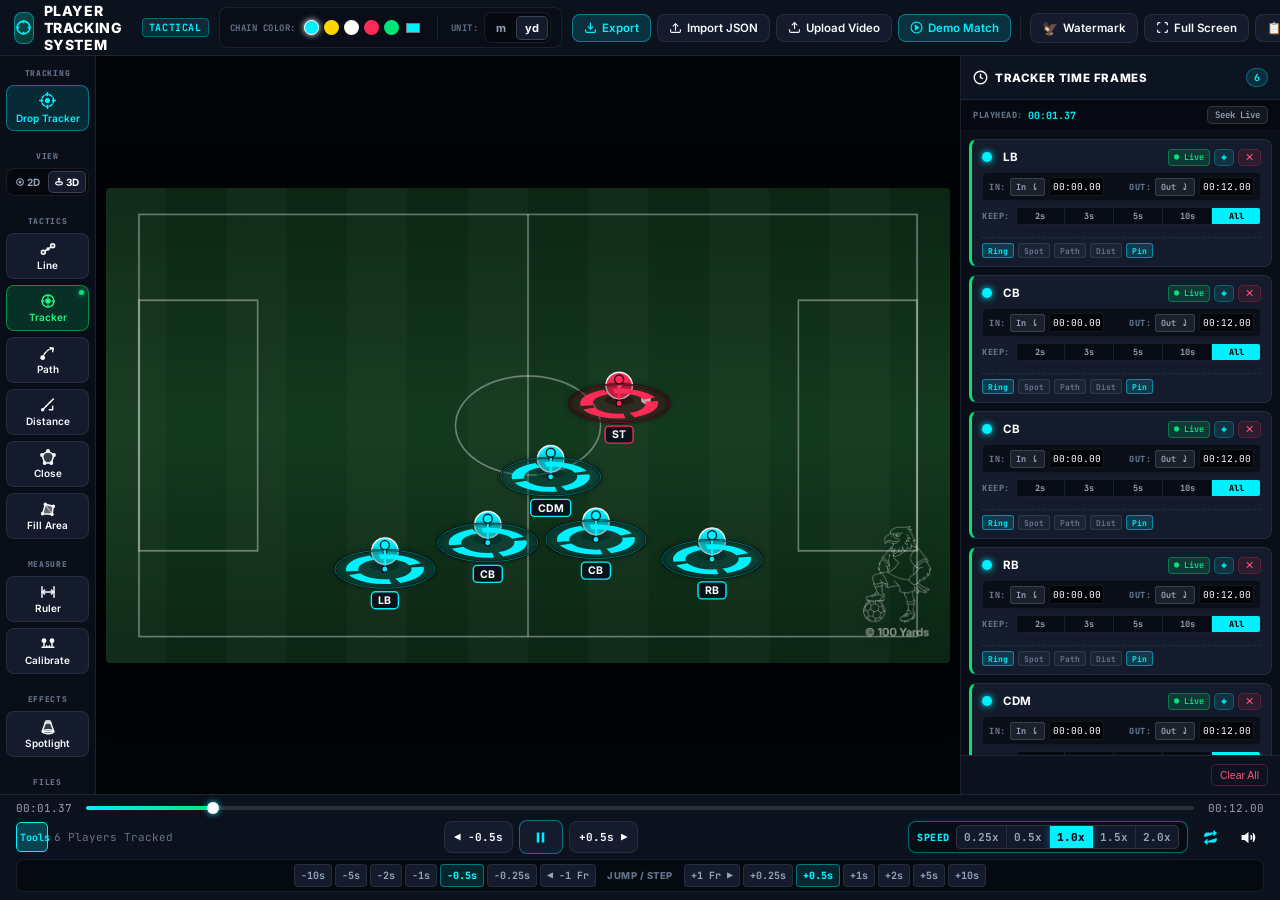
<file: testing/player-tracker-lab.html>
<!DOCTYPE html>
<html lang="en">
<head>
  <meta charset="UTF-8">
  <meta http-equiv="refresh" content="0; url=../player-tracker-lab.html">
  <title>Redirecting to Player Tracker Lab...</title>
  <script>
    window.location.replace('../player-tracker-lab.html' + window.location.search + window.location.hash);
  </script>
</head>
<body style="background:#060911;color:#f8fafc;font-family:sans-serif;display:flex;align-items:center;justify-content:center;height:100vh;margin:0;">
  <div style="text-align:center;">
    <p>Consolidated to the main Player Tracker Lab file.</p>
    <p><a href="../player-tracker-lab.html" style="color:#00f0ff;">Click here if not redirected automatically</a></p>
  </div>
</body>
</html>
</file>
<file: cms-tokens.css>
/**
 * Coach Management System (CMS) — GA Edition
 * Unified Design Tokens (Material 3 & Pro Tactical Sports Palette)
 */
:root {
  /* Surface Elevation Scale */
  --cms-surface-0: #060911;
  --cms-surface-1: #0c121e;
  --cms-surface-2: #131b2c;
  --cms-surface-3: #1a253c;
  --cms-surface-glass: rgba(12, 18, 30, 0.88);
  --cms-surface-glass-heavy: rgba(8, 12, 20, 0.96);

  /* Tactical Accents */
  --cms-accent-green: #00e676;
  --cms-accent-green-glow: rgba(0, 230, 118, 0.35);
  --cms-accent-green-dim: rgba(0, 230, 118, 0.12);
  
  --cms-accent-cyan: #00f0ff;
  --cms-accent-cyan-glow: rgba(0, 240, 255, 0.35);
  --cms-accent-cyan-dim: rgba(0, 240, 255, 0.12);

  --cms-accent-blue: #00b0ff;
  --cms-accent-blue-dim: rgba(0, 176, 255, 0.12);

  --cms-accent-amber: #ffab00;
  --cms-accent-amber-dim: rgba(255, 171, 0, 0.12);

  --cms-accent-rose: #ff3b5c;
  --cms-accent-rose-dim: rgba(255, 59, 92, 0.14);

  --cms-accent-purple: #c77dff;
  --cms-accent-purple-dim: rgba(199, 125, 255, 0.12);

  /* Typography Colors */
  --cms-text-primary: #f8fafc;
  --cms-text-secondary: #94a3b8;
  --cms-text-tertiary: #64748b;
  --cms-text-dim: #475569;

  /* Borders & Dividers */
  --cms-border-subtle: rgba(255, 255, 255, 0.08);
  --cms-border-medium: rgba(255, 255, 255, 0.14);
  --cms-border-accent: rgba(0, 230, 118, 0.4);
  --cms-border-cyan: rgba(0, 240, 255, 0.4);

  /* Standard Border Radii */
  --cms-radius-xs: 4px;
  --cms-radius-sm: 8px;
  --cms-radius-md: 12px;
  --cms-radius-lg: 16px;
  --cms-radius-xl: 20px;
  --cms-radius-full: 9999px;

  /* Typography Families */
  --cms-font-sans: 'Inter', 'DM Sans', -apple-system, BlinkMacSystemFont, 'Segoe UI', Roboto, sans-serif;
  --cms-font-display: 'Bebas Neue', sans-serif;
  --cms-font-mono: 'JetBrains Mono', monospace;

  /* Touch Target Standard (WCAG 2.5.5 / Google Android & iOS Ergonomics) */
  --cms-touch-target: 44px;
  --cms-touch-target-sm: 38px;

  /* Shadows & Depth */
  --cms-shadow-sm: 0 2px 8px rgba(0, 0, 0, 0.35);
  --cms-shadow-md: 0 8px 24px rgba(0, 0, 0, 0.45);
  --cms-shadow-lg: 0 16px 40px rgba(0, 0, 0, 0.6);
  --cms-shadow-glow-green: 0 0 24px rgba(0, 230, 118, 0.28);
  --cms-shadow-glow-cyan: 0 0 24px rgba(0, 240, 255, 0.25);
}

/* Touch Ergonomic Base Utility */
.cms-touch-target {
  min-width: var(--cms-touch-target);
  min-height: var(--cms-touch-target);
  display: inline-flex;
  align-items: center;
  justify-content: center;
}

/* Scrollbar Harmonization across the entire CMS suite */
::-webkit-scrollbar {
  width: 6px;
  height: 6px;
}
::-webkit-scrollbar-track {
  background: var(--cms-surface-0);
}
::-webkit-scrollbar-thumb {
  background: var(--cms-border-medium);
  border-radius: var(--cms-radius-full);
}
::-webkit-scrollbar-thumb:hover {
  background: var(--cms-text-tertiary);
}
</file>
<file: cms-nav.css>
/**
 * Coach Management System (CMS) — GA Edition
 * Universal Suite Navigation & Pitch-Side Ergonomics Styles
 */
@import url('cms-tokens.css');

.cms-suite-topbar {
  height: 56px;
  background: var(--cms-surface-glass-heavy);
  backdrop-filter: blur(20px);
  -webkit-backdrop-filter: blur(20px);
  border-bottom: 1px solid var(--cms-border-subtle);
  display: flex;
  align-items: center;
  justify-content: space-between;
  padding: 0 16px;
  gap: 12px;
  position: relative;
  z-index: 99999;
  flex-shrink: 0;
  box-sizing: border-box;
  font-family: var(--cms-font-sans);
  color: var(--cms-text-primary);
  user-select: none;
  -webkit-user-select: none;
}

/* Left Brand Cluster */
.cms-nav-left {
  display: flex;
  align-items: center;
  gap: 12px;
  flex-shrink: 0;
}

.cms-nav-brand {
  display: flex;
  align-items: center;
  gap: 10px;
  text-decoration: none;
  color: inherit;
  cursor: pointer;
  min-height: 44px;
  transition: opacity 0.15s ease;
}

.cms-nav-brand:hover {
  opacity: 0.88;
}

.cms-nav-logo-badge {
  width: 36px;
  height: 36px;
  border-radius: var(--cms-radius-md);
  background: linear-gradient(135deg, var(--cms-accent-green), var(--cms-accent-cyan));
  display: flex;
  align-items: center;
  justify-content: center;
  font-size: 18px;
  box-shadow: 0 0 16px var(--cms-accent-green-glow);
  flex-shrink: 0;
}

.cms-nav-brand-text {
  display: flex;
  flex-direction: column;
  line-height: 1.15;
}

.cms-nav-brand-title {
  font-family: var(--cms-font-display);
  font-size: 17px;
  letter-spacing: 0.5px;
  color: #ffffff;
}

.cms-nav-brand-sub {
  font-size: 11px;
  color: var(--cms-accent-cyan);
  font-weight: 600;
  letter-spacing: 0.2px;
}

.cms-nav-divider {
  width: 1px;
  height: 24px;
  background: var(--cms-border-subtle);
}

.cms-nav-active-tool-pill {
  display: flex;
  align-items: center;
  gap: 8px;
  padding: 6px 12px;
  border-radius: var(--cms-radius-full);
  background: rgba(0, 240, 255, 0.08);
  border: 1px solid var(--cms-border-cyan);
  font-size: 12px;
  font-weight: 600;
  color: var(--cms-accent-cyan);
}

.cms-nav-active-dot {
  width: 6px;
  height: 6px;
  border-radius: 50%;
  background: var(--cms-accent-cyan);
  box-shadow: 0 0 8px var(--cms-accent-cyan-glow);
}

/* Center Tool Switcher Bar */
.cms-nav-center {
  display: flex;
  align-items: center;
  gap: 6px;
  overflow-x: auto;
  padding: 4px 0;
  scrollbar-width: none;
}

.cms-nav-center::-webkit-scrollbar {
  display: none;
}

.cms-nav-link {
  display: inline-flex;
  align-items: center;
  gap: 7px;
  padding: 8px 12px;
  min-height: 38px;
  border-radius: var(--cms-radius-sm);
  color: var(--cms-text-secondary);
  text-decoration: none;
  font-size: 12px;
  font-weight: 600;
  white-space: nowrap;
  transition: all 0.15s ease;
  border: 1px solid transparent;
}

.cms-nav-link:hover {
  color: var(--cms-text-primary);
  background: rgba(255, 255, 255, 0.05);
}

.cms-nav-link.active {
  color: #ffffff;
  background: rgba(0, 230, 118, 0.12);
  border-color: var(--cms-border-accent);
}

/* Right Actions & Status Cluster */
.cms-nav-right {
  display: flex;
  align-items: center;
  gap: 8px;
  flex-shrink: 0;
  position: relative;
}

/* Live Cloud & Pitchside Connection Pill */
.cms-nav-sync-pill {
  display: inline-flex;
  align-items: center;
  gap: 8px;
  min-height: 38px;
  padding: 0 12px;
  border-radius: var(--cms-radius-full);
  background: rgba(255, 255, 255, 0.05);
  border: 1px solid var(--cms-border-subtle);
  font-size: 12px;
  font-weight: 700;
  cursor: pointer;
  transition: all 0.15s ease;
  user-select: none;
}

.cms-nav-sync-pill:hover {
  background: rgba(255, 255, 255, 0.09);
  border-color: var(--cms-border-medium);
}

.cms-nav-sync-pill:active {
  transform: scale(0.96);
}

.cms-sync-dot {
  width: 8px;
  height: 8px;
  border-radius: 50%;
  display: inline-block;
  transition: all 0.2s ease;
}

.cms-sync-dot.online {
  background: var(--cms-accent-green);
  box-shadow: 0 0 10px var(--cms-accent-green-glow);
}

.cms-sync-dot.offline {
  background: var(--cms-accent-amber);
  box-shadow: 0 0 10px var(--cms-accent-amber-dim);
}

.cms-sync-dot.syncing {
  background: var(--cms-accent-cyan);
  box-shadow: 0 0 10px var(--cms-accent-cyan-glow);
  animation: cmsPulseSync 1s infinite alternate;
}

.cms-sync-dot.error {
  background: var(--cms-accent-rose);
  box-shadow: 0 0 10px var(--cms-accent-rose-dim);
}

@keyframes cmsPulseSync {
  from { opacity: 0.4; transform: scale(0.85); }
  to { opacity: 1; transform: scale(1.15); }
}

.cms-sync-label {
  font-size: 11.5px;
  letter-spacing: 0.02em;
}

/* Sync Drawer Popover */
.cms-nav-sync-drawer {
  position: absolute;
  top: 48px;
  right: 0;
  width: 290px;
  background: rgba(12, 18, 30, 0.96);
  backdrop-filter: blur(24px);
  -webkit-backdrop-filter: blur(24px);
  border: 1px solid var(--cms-border-medium);
  box-shadow: 0 16px 40px rgba(0, 0, 0, 0.65), 0 0 20px rgba(0, 230, 118, 0.15);
  border-radius: var(--cms-radius-lg);
  padding: 16px;
  z-index: 100000;
  display: flex;
  flex-direction: column;
  gap: 12px;
  font-family: var(--cms-font-sans);
}

.cms-sync-drawer-row {
  display: flex;
  align-items: center;
  justify-content: space-between;
  font-size: 12.5px;
}

.cms-sync-drawer-btn {
  min-height: 44px;
  border-radius: var(--cms-radius-sm);
  background: rgba(0, 230, 118, 0.12);
  border: 1px solid var(--cms-border-accent);
  color: var(--cms-accent-green);
  font-weight: 700;
  font-size: 12.5px;
  cursor: pointer;
  display: inline-flex;
  align-items: center;
  justify-content: center;
  gap: 8px;
  transition: all 0.15s ease;
}

.cms-sync-drawer-btn:hover {
  background: rgba(0, 230, 118, 0.2);
}

.cms-sync-drawer-btn:active {
  transform: scale(0.96);
}

.cms-nav-cmd-btn {
  display: inline-flex;
  align-items: center;
  gap: 8px;
  min-height: 38px;
  padding: 0 12px;
  border-radius: var(--cms-radius-sm);
  background: rgba(255, 255, 255, 0.05);
  border: 1px solid var(--cms-border-subtle);
  color: var(--cms-text-secondary);
  font-size: 12px;
  font-weight: 600;
  cursor: pointer;
  transition: all 0.15s ease;
}

.cms-nav-cmd-btn:hover {
  color: var(--cms-text-primary);
  background: rgba(255, 255, 255, 0.09);
  border-color: var(--cms-border-medium);
}

.cms-nav-cmd-btn:active {
  transform: scale(0.96);
}

.cms-nav-kbd {
  font-family: var(--cms-font-mono);
  font-size: 10px;
  background: rgba(255, 255, 255, 0.08);
  border-radius: var(--cms-radius-xs);
  padding: 2px 5px;
  color: var(--cms-text-tertiary);
}

.cms-nav-action-btn {
  display: inline-flex;
  align-items: center;
  gap: 6px;
  min-height: 38px;
  padding: 0 14px;
  border-radius: var(--cms-radius-sm);
  background: linear-gradient(135deg, rgba(0, 230, 118, 0.15), rgba(0, 240, 255, 0.15));
  border: 1px solid var(--cms-border-accent);
  color: var(--cms-accent-green);
  text-decoration: none;
  font-size: 12px;
  font-weight: 700;
  transition: all 0.15s ease;
}

.cms-nav-action-btn:hover {
  background: linear-gradient(135deg, rgba(0, 230, 118, 0.25), rgba(0, 240, 255, 0.25));
  box-shadow: 0 0 16px var(--cms-accent-green-glow);
}

.cms-nav-action-btn:active {
  transform: scale(0.96);
}

/* ════════════════════════════════════════════════════════════
   CANVAS ERGONOMICS & FLOATING UNDO/REDO HUD WIDGET
════════════════════════════════════════════════════════════ */
.cms-canvas-hud {
  position: absolute;
  top: 14px;
  right: 14px;
  background: rgba(12, 18, 30, 0.92);
  backdrop-filter: blur(16px);
  -webkit-backdrop-filter: blur(16px);
  border: 1px solid rgba(255, 255, 255, 0.14);
  box-shadow: 0 10px 30px rgba(0, 0, 0, 0.6), 0 0 14px rgba(0, 240, 255, 0.18);
  border-radius: var(--cms-radius-full);
  display: flex;
  align-items: center;
  padding: 4px;
  gap: 4px;
  z-index: 50;
  user-select: none;
  -webkit-user-select: none;
}

.cms-hud-btn {
  min-width: 44px;
  min-height: 44px;
  border-radius: var(--cms-radius-full);
  border: none;
  background: transparent;
  color: var(--cms-text-primary);
  display: inline-flex;
  align-items: center;
  justify-content: center;
  gap: 5px;
  font-family: var(--cms-font-sans);
  font-size: 12px;
  font-weight: 700;
  cursor: pointer;
  padding: 0 10px;
  transition: all 0.12s ease;
}

.cms-hud-btn:hover {
  background: rgba(255, 255, 255, 0.12);
  color: #ffffff;
}

.cms-hud-btn:active {
  transform: scale(0.94);
}

.cms-hud-counter {
  font-family: var(--cms-font-mono);
  font-size: 11px;
  color: var(--cms-accent-cyan);
  font-weight: 700;
  padding: 0 6px;
  white-space: nowrap;
}

.cms-hud-sep {
  width: 1px;
  height: 22px;
  background: rgba(255, 255, 255, 0.15);
  margin: 0 2px;
}

/* ════════════════════════════════════════════════════════════
   SUNLIGHT TURF HIGH-CONTRAST PITCH MODE
════════════════════════════════════════════════════════════ */
.cms-pitch-sunlight {
  background: linear-gradient(180deg, #15803d 0%, #16a34a 50%, #15803d 100%) !important;
  color: #ffffff !important;
  border-color: #ffffff !important;
}

.cms-pitch-sunlight.pitch-stripe {
  background-image: repeating-linear-gradient(to bottom, #16a34a 0, #16a34a 9.09%, #15803d 9.09%, #15803d 18.18%) !important;
  border-color: #ffffff !important;
  box-shadow: 0 0 24px rgba(0, 0, 0, 0.3) !important;
}

.cms-pitch-sunlight svg g {
  stroke: #ffffff !important;
  stroke-width: 0.55 !important;
  filter: drop-shadow(0 0 2px rgba(0, 0, 0, 0.8)) !important;
}

.cms-pitch-sunlight .pitch-marking,
.cms-pitch-sunlight .pitch-line,
.cms-pitch-sunlight .halfway-line,
.cms-pitch-sunlight .center-circle,
.cms-pitch-sunlight .penalty-box {
  border-color: #ffffff !important;
  border-width: 2px !important;
  box-shadow: 0 0 4px rgba(0, 0, 0, 0.6) !important;
}

.cms-pitch-sunlight .pitch-player-node,
.cms-pitch-sunlight .player-node {
  filter: drop-shadow(0 4px 10px rgba(0, 0, 0, 0.8)) !important;
}

/* ════════════════════════════════════════════════════════════
   QUICK SWITCHER COMMAND PALETTE (Ctrl/Cmd + K)
════════════════════════════════════════════════════════════ */
.cms-cmd-backdrop {
  position: fixed;
  inset: 0;
  background: rgba(0, 0, 0, 0.75);
  backdrop-filter: blur(12px);
  -webkit-backdrop-filter: blur(12px);
  z-index: 100000;
  display: flex;
  align-items: flex-start;
  justify-content: center;
  padding-top: 14vh;
  animation: cmsFadeIn 0.15s ease-out;
}

@keyframes cmsFadeIn {
  from { opacity: 0; transform: scale(0.98); }
  to { opacity: 1; transform: scale(1); }
}

.cms-cmd-card {
  width: 580px;
  max-width: 92vw;
  background: var(--cms-surface-1);
  border: 1px solid var(--cms-border-medium);
  box-shadow: var(--cms-shadow-lg);
  border-radius: var(--cms-radius-lg);
  overflow: hidden;
  display: flex;
  flex-direction: column;
}

.cms-cmd-search-wrap {
  display: flex;
  align-items: center;
  padding: 14px 18px;
  border-bottom: 1px solid var(--cms-border-subtle);
  gap: 12px;
}

.cms-cmd-input {
  flex: 1;
  background: transparent;
  border: none;
  outline: none;
  font-family: var(--cms-font-sans);
  font-size: 15px;
  color: #ffffff;
}

.cms-cmd-input::placeholder {
  color: var(--cms-text-tertiary);
}

.cms-cmd-list {
  max-height: 380px;
  overflow-y: auto;
  padding: 10px;
  display: flex;
  flex-direction: column;
  gap: 4px;
}

.cms-cmd-item {
  display: flex;
  align-items: center;
  justify-content: space-between;
  padding: 10px 14px;
  min-height: 44px;
  border-radius: var(--cms-radius-md);
  color: var(--cms-text-primary);
  text-decoration: none;
  cursor: pointer;
  transition: all 0.12s ease;
  font-size: 13px;
  font-weight: 500;
}

.cms-cmd-item:hover, .cms-cmd-item.selected {
  background: rgba(0, 240, 255, 0.1);
  color: var(--cms-accent-cyan);
}

.cms-cmd-item-left {
  display: flex;
  align-items: center;
  gap: 12px;
}

.cms-cmd-item-icon {
  font-size: 18px;
  width: 28px;
  text-align: center;
}

.cms-cmd-item-shortcut {
  font-family: var(--cms-font-mono);
  font-size: 10px;
  color: var(--cms-text-tertiary);
  padding: 2px 6px;
  border-radius: var(--cms-radius-xs);
  background: rgba(255, 255, 255, 0.05);
}

/* Mobile & Tablet Responsiveness */
@media (max-width: 1024px) {
  .cms-nav-center {
    display: none;
  }
}
</file>
